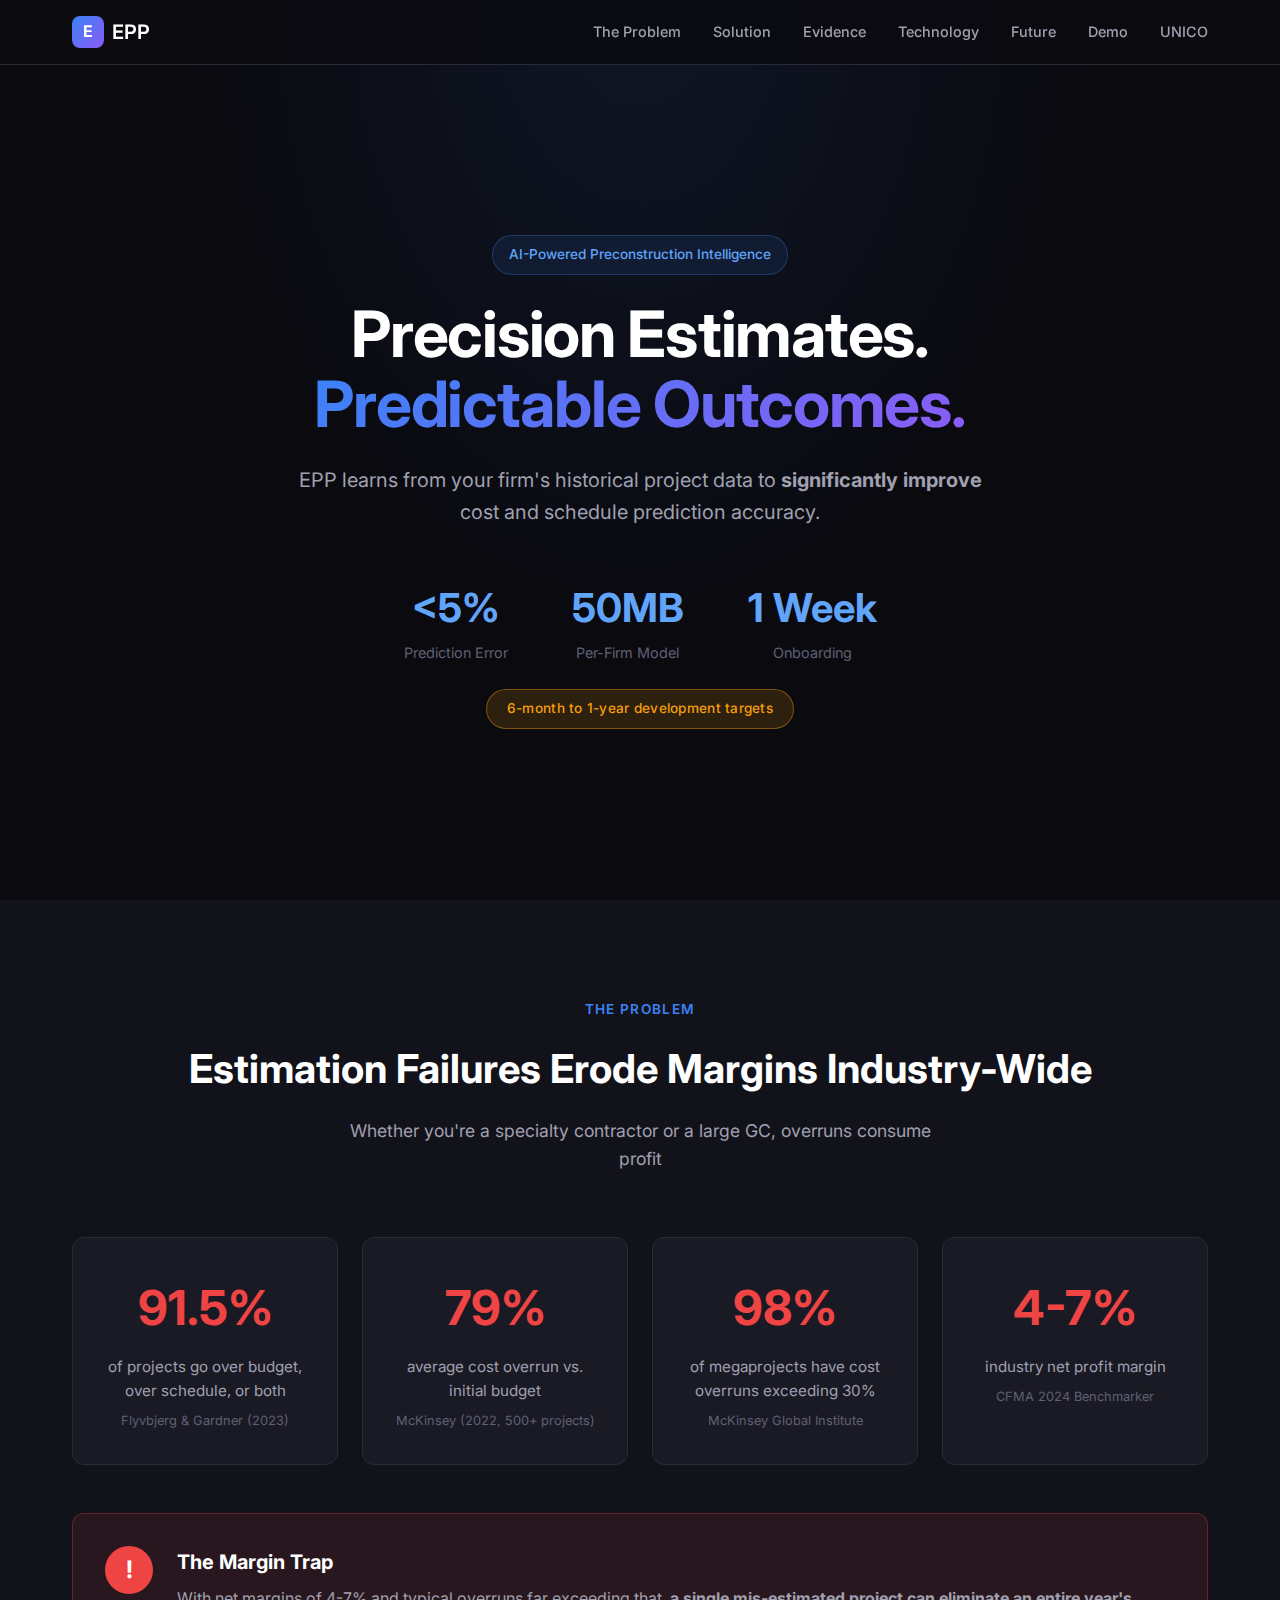
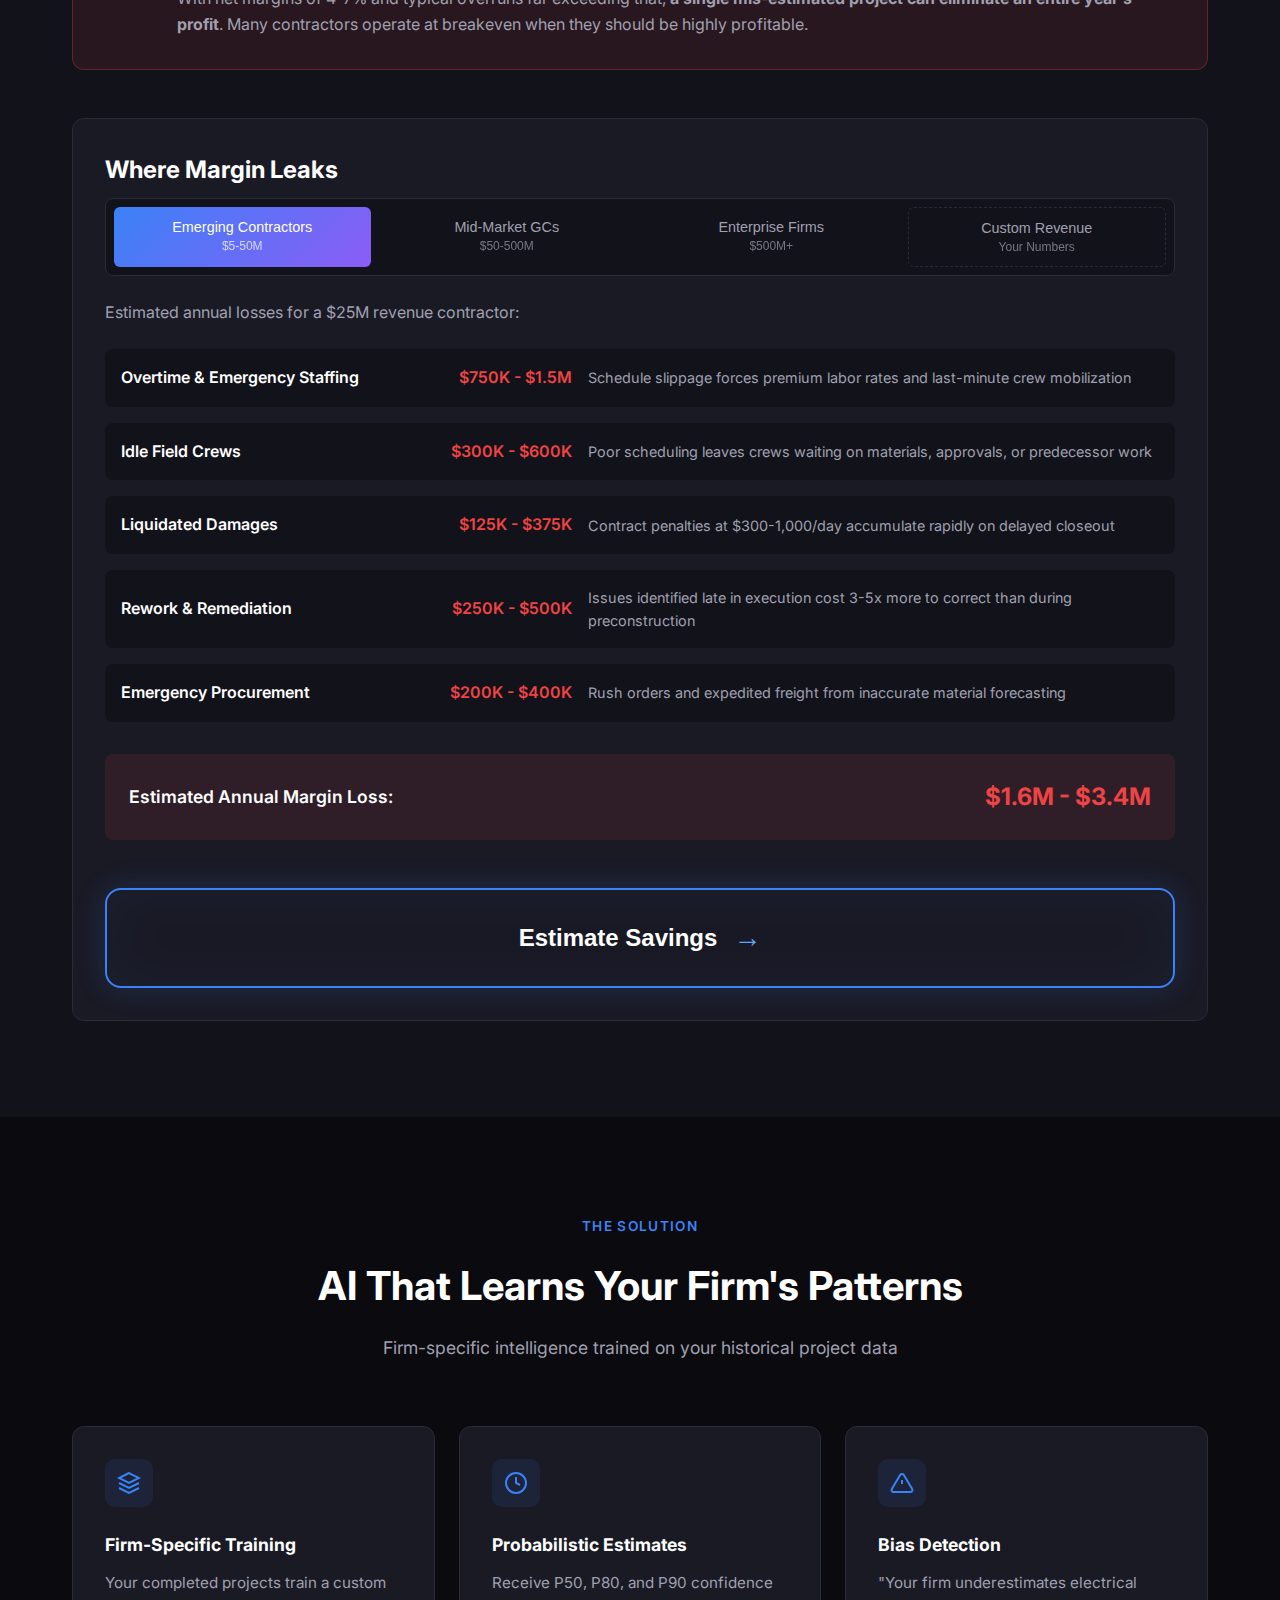
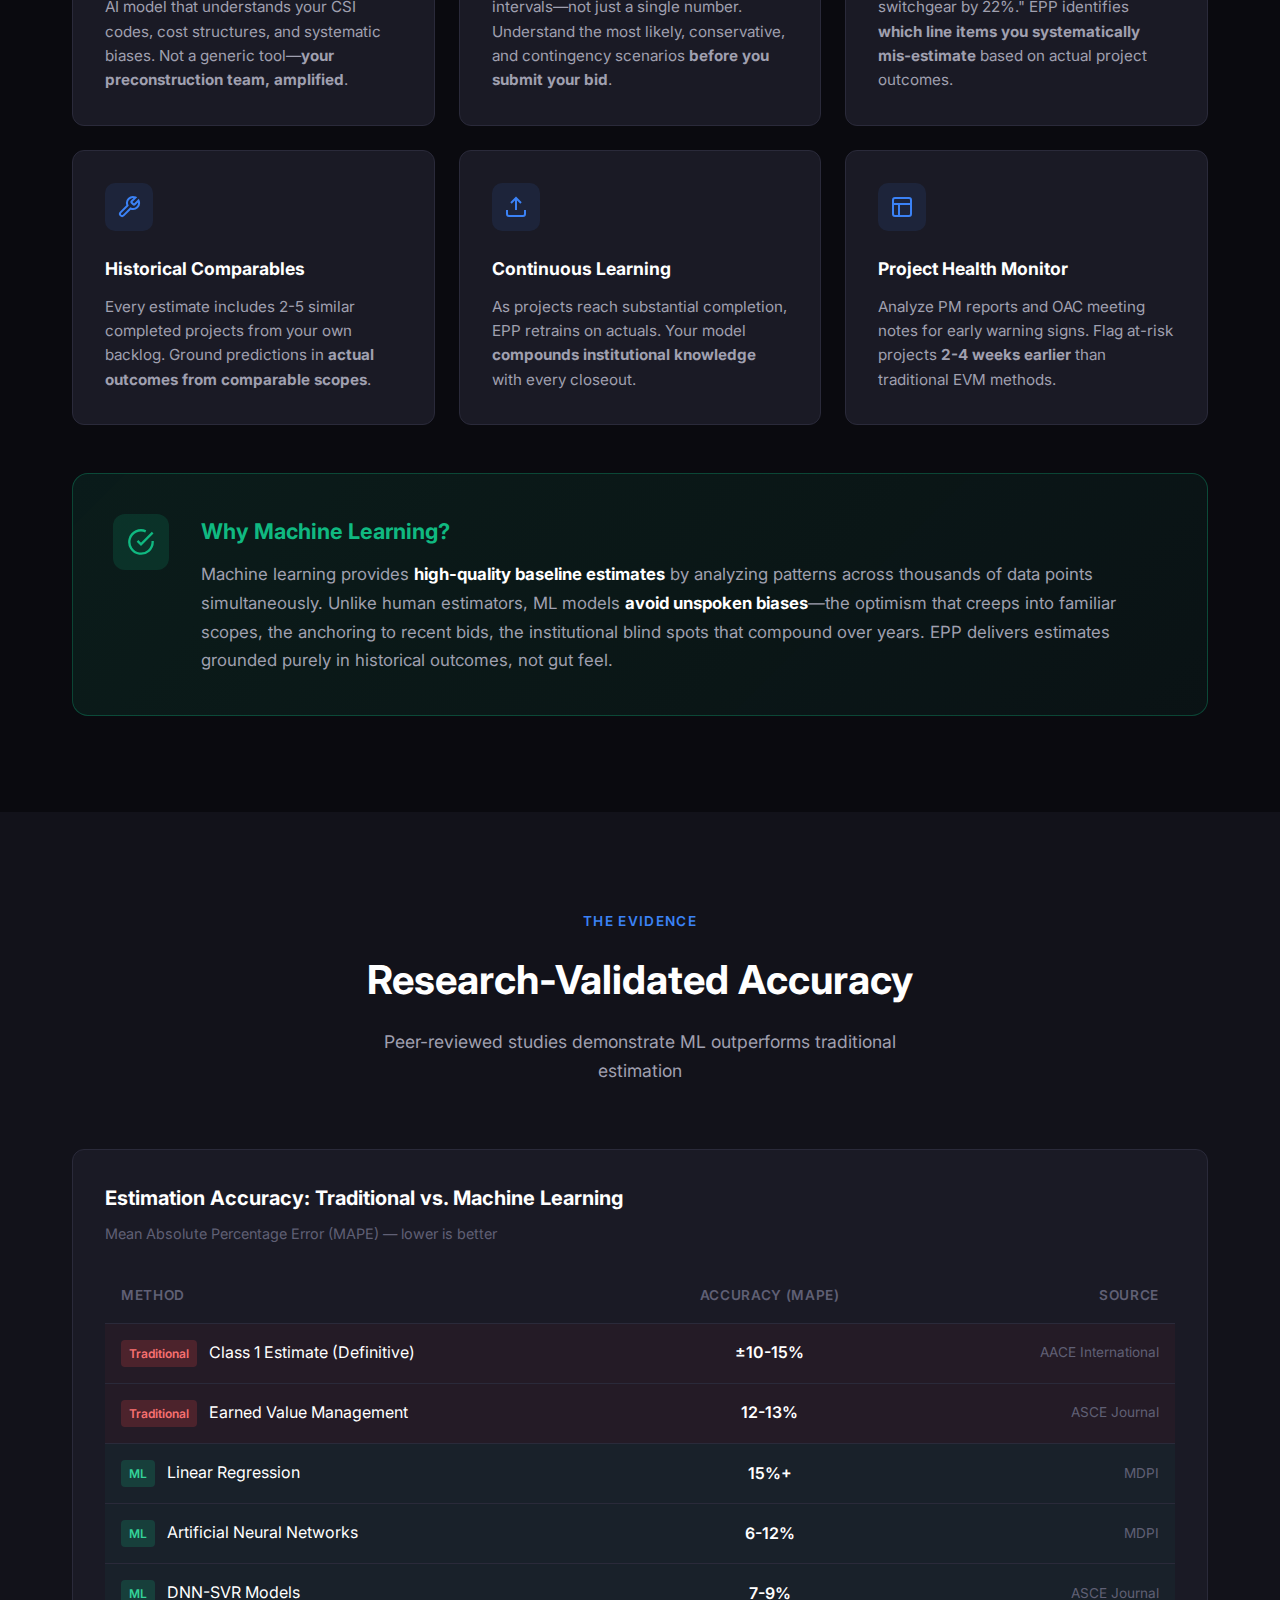
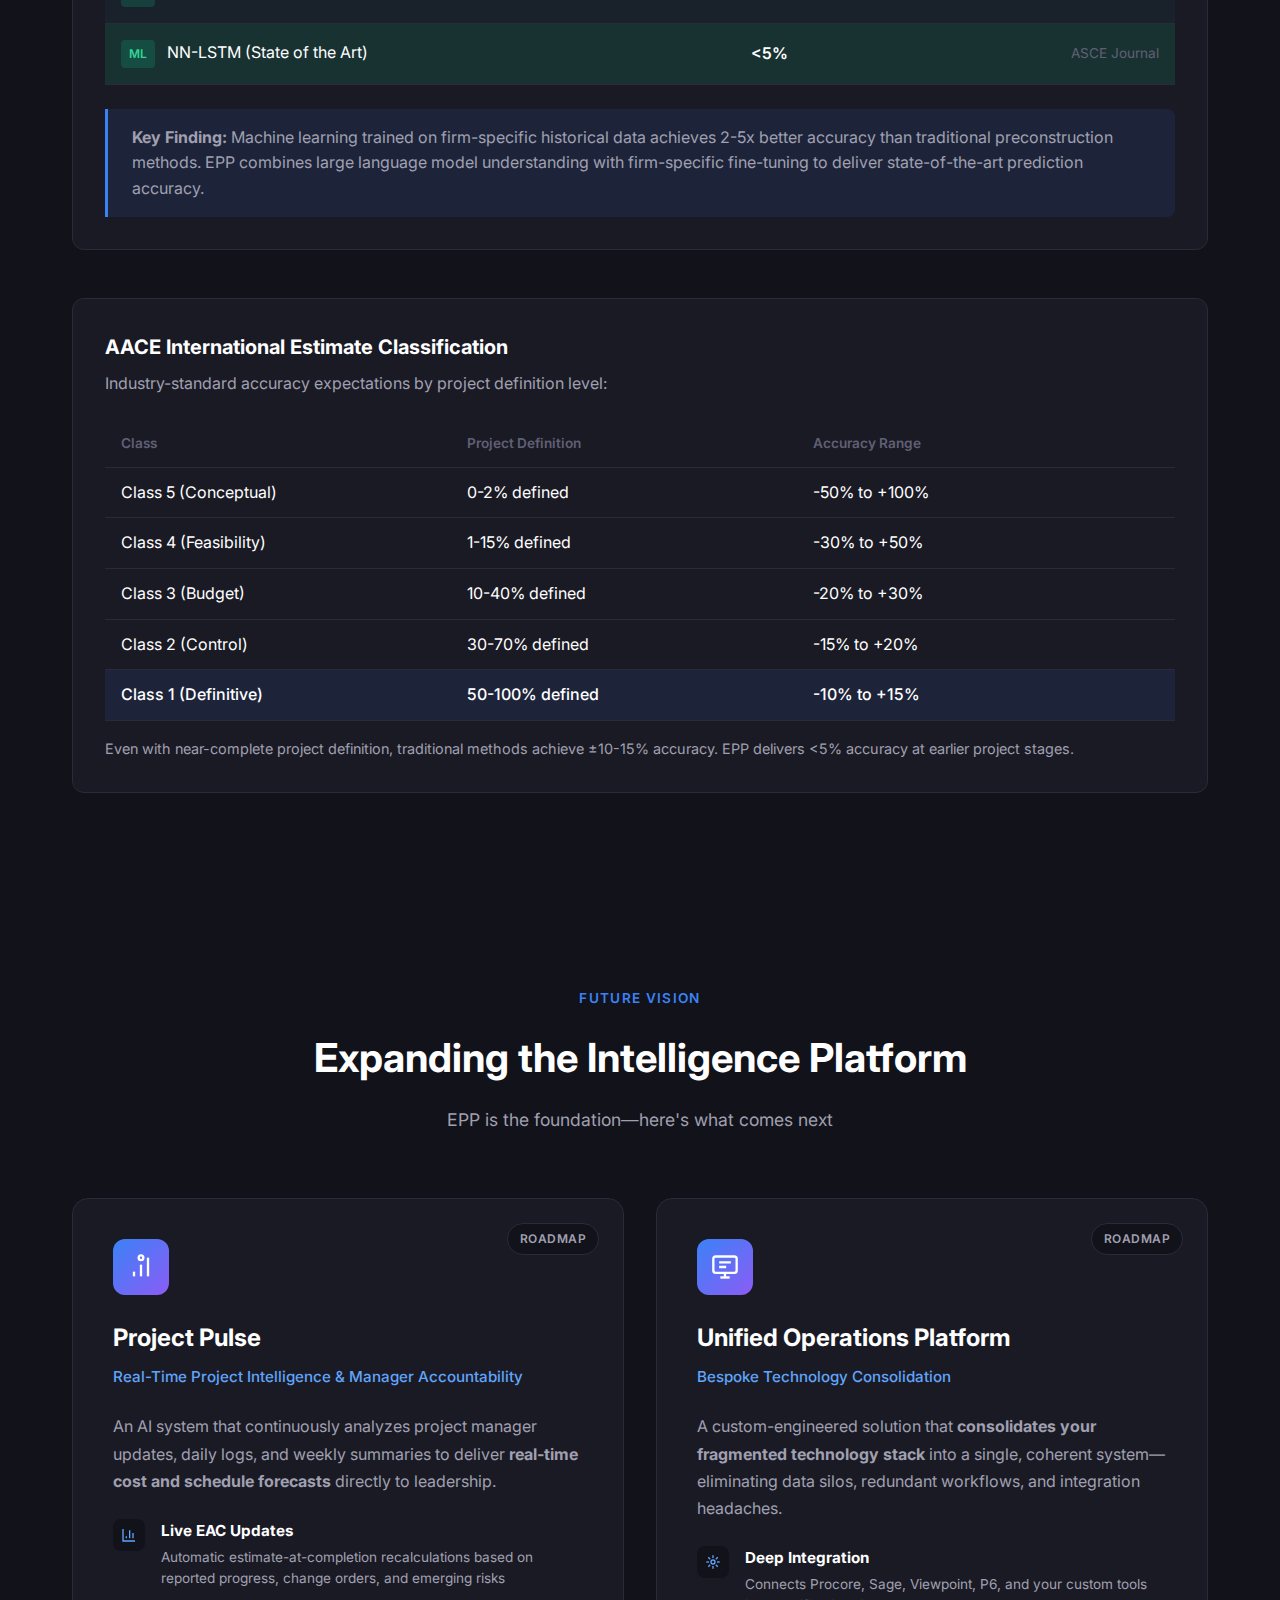
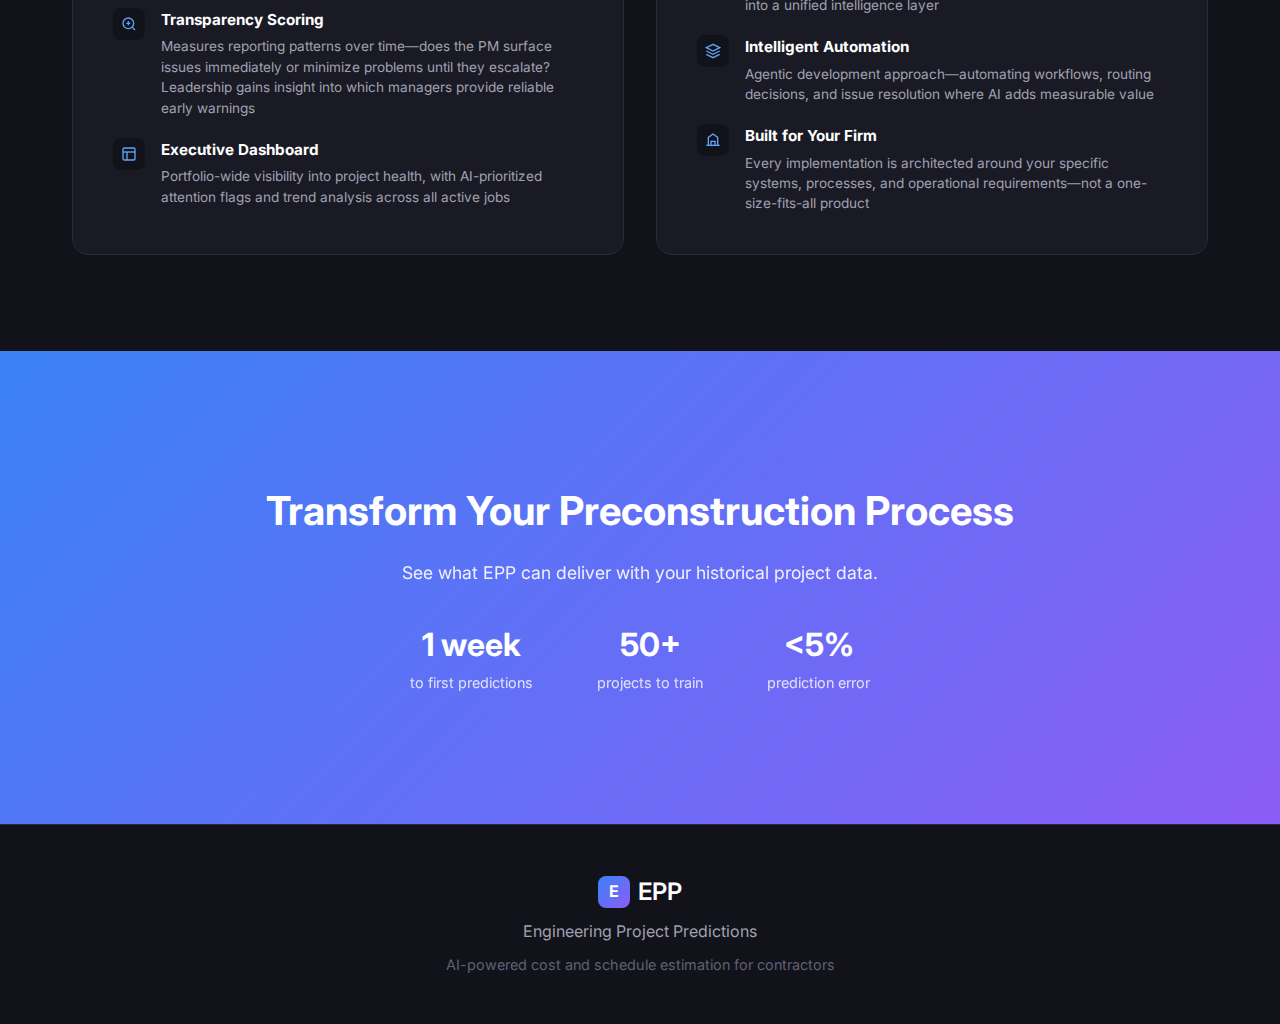
<file: index.html>
<!DOCTYPE html>
<html lang="en">
<head>
    <meta charset="UTF-8">
    <meta name="viewport" content="width=device-width, initial-scale=1.0">
    <title>EPP | Engineering Project Predictions</title>
    <link rel="stylesheet" href="css/style.css">
    <link rel="stylesheet" href="css/mobile.css">
    <link rel="preconnect" href="https://fonts.googleapis.com">
    <link rel="preconnect" href="https://fonts.gstatic.com" crossorigin>
    <link href="https://fonts.googleapis.com/css2?family=Inter:wght@300;400;500;600;700&display=swap" rel="stylesheet">
</head>
<body>
    <!-- Navigation -->
    <nav class="nav">
        <div class="nav-container">
            <div class="nav-brand">
                <span class="brand-icon">E</span>
                <span class="brand-text">EPP</span>
            </div>
            <div class="nav-links">
                <a href="#problem">The Problem</a>
                <a href="#solution">Solution</a>
                <a href="#evidence">Evidence</a>
                <a href="technology.html">Technology</a>
                <a href="#future">Future</a>
                <a href="demo.html">Demo</a>
                <a href="unico.html">UNICO</a>
            </div>
        </div>
    </nav>

    <!-- Hero: ASSERTION -->
    <section class="hero">
        <div class="hero-content">
            <div class="hero-badge">AI-Powered Preconstruction Intelligence</div>
            <h1>Precision Estimates.<br><span class="gradient-text">Predictable Outcomes.</span></h1>
            <p class="hero-subtitle">
                EPP learns from your firm's historical project data to
                <strong>significantly improve</strong> cost and schedule prediction accuracy.
            </p>
            <div class="hero-stats">
                <div class="stat">
                    <span class="stat-value">&lt;5%</span>
                    <span class="stat-label">Prediction Error</span>
                </div>
                <div class="stat">
                    <span class="stat-value">50MB</span>
                    <span class="stat-label">Per-Firm Model</span>
                </div>
                <div class="stat">
                    <span class="stat-value">1 Week</span>
                    <span class="stat-label">Onboarding</span>
                </div>
            </div>
            <div class="hero-disclaimer">6-month to 1-year development targets</div>
        </div>
    </section>

    <!-- CONTEXT: The Problem -->
    <section id="problem" class="section section-dark">
        <div class="container">
            <div class="section-header">
                <span class="section-label">The Problem</span>
                <h2>Estimation Failures Erode Margins Industry-Wide</h2>
                <p class="section-subtitle">Whether you're a specialty contractor or a large GC, overruns consume profit</p>
            </div>

            <div class="problem-grid">
                <div class="problem-card">
                    <div class="problem-stat">91.5%</div>
                    <div class="problem-label">of projects go over budget, over schedule, or both</div>
                    <div class="problem-source">Flyvbjerg & Gardner (2023)</div>
                </div>
                <div class="problem-card">
                    <div class="problem-stat">79%</div>
                    <div class="problem-label">average cost overrun vs. initial budget</div>
                    <div class="problem-source">McKinsey (2022, 500+ projects)</div>
                </div>
                <div class="problem-card">
                    <div class="problem-stat">98%</div>
                    <div class="problem-label">of megaprojects have cost overruns exceeding 30%</div>
                    <div class="problem-source">McKinsey Global Institute</div>
                </div>
                <div class="problem-card">
                    <div class="problem-stat">4-7%</div>
                    <div class="problem-label">industry net profit margin</div>
                    <div class="problem-source">CFMA 2024 Benchmarker</div>
                </div>
            </div>

            <div class="problem-insight">
                <div class="insight-icon">!</div>
                <div class="insight-content">
                    <h3>The Margin Trap</h3>
                    <p>With net margins of 4-7% and typical overruns far exceeding that, <strong>a single mis-estimated project can eliminate an entire year's profit</strong>. Many contractors operate at breakeven when they should be highly profitable.</p>
                </div>
            </div>

            <div class="loss-breakdown">
                <h3>Where Margin Leaks</h3>

                <!-- Tabbed Interface -->
                <div class="tier-tabs">
                    <button class="tier-tab active" data-tier="emerging">Emerging Contractors<span class="tier-range">$5-50M</span></button>
                    <button class="tier-tab" data-tier="midmarket">Mid-Market GCs<span class="tier-range">$50-500M</span></button>
                    <button class="tier-tab" data-tier="enterprise">Enterprise Firms<span class="tier-range">$500M+</span></button>
                    <button class="tier-tab custom-tab" data-tier="custom">Custom Revenue<span class="tier-range">Your Numbers</span></button>
                </div>

                <!-- Emerging Contractors $5-50M (baseline $25M) -->
                <div class="tier-content active" id="tier-emerging">
                    <p class="loss-intro">Estimated annual losses for a $25M revenue contractor:</p>
                    <div class="loss-items" data-tier="emerging">
                        <div class="loss-item" data-category="overtime">
                            <div class="loss-category">Overtime & Emergency Staffing</div>
                            <div class="loss-amount" data-before="$750K - $1.5M" data-after="$300K - $600K" data-saved="$450K - $900K">$750K - $1.5M</div>
                            <div class="loss-desc">Schedule slippage forces premium labor rates and last-minute crew mobilization</div>
                            <div class="savings-explanation hidden">Accurate duration forecasts reduce schedule slippage by 40-60%</div>
                        </div>
                        <div class="loss-item" data-category="idle">
                            <div class="loss-category">Idle Field Crews</div>
                            <div class="loss-amount" data-before="$300K - $600K" data-after="$90K - $180K" data-saved="$210K - $420K">$300K - $600K</div>
                            <div class="loss-desc">Poor scheduling leaves crews waiting on materials, approvals, or predecessor work</div>
                            <div class="savings-explanation hidden">Better sequencing predictions cut idle time by 70%</div>
                        </div>
                        <div class="loss-item" data-category="ld">
                            <div class="loss-category">Liquidated Damages</div>
                            <div class="loss-amount" data-before="$125K - $375K" data-after="$25K - $75K" data-saved="$100K - $300K">$125K - $375K</div>
                            <div class="loss-desc">Contract penalties at $300-1,000/day accumulate rapidly on delayed closeout</div>
                            <div class="savings-explanation hidden">Earlier risk detection prevents 80% of LD exposure</div>
                        </div>
                        <div class="loss-item" data-category="rework">
                            <div class="loss-category">Rework & Remediation</div>
                            <div class="loss-amount" data-before="$250K - $500K" data-after="$100K - $200K" data-saved="$150K - $300K">$250K - $500K</div>
                            <div class="loss-desc">Issues identified late in execution cost 3-5x more to correct than during preconstruction</div>
                            <div class="savings-explanation hidden">Bias detection catches estimation gaps before they become field issues</div>
                        </div>
                        <div class="loss-item" data-category="procurement">
                            <div class="loss-category">Emergency Procurement</div>
                            <div class="loss-amount" data-before="$200K - $400K" data-after="$60K - $120K" data-saved="$140K - $280K">$200K - $400K</div>
                            <div class="loss-desc">Rush orders and expedited freight from inaccurate material forecasting</div>
                            <div class="savings-explanation hidden">Accurate material forecasts eliminate 70% of emergency orders</div>
                        </div>
                    </div>
                    <div class="loss-total">
                        <span class="total-label">Estimated Annual Margin Loss:</span>
                        <span class="total-amount" data-before="$1.6M - $3.4M" data-after="$575K - $1.2M" data-saved="$1.05M - $2.2M">$1.6M - $3.4M</span>
                    </div>

                    <!-- Bar Graph Container (hidden until animation) -->
                    <div class="savings-chart hidden" id="chart-emerging">
                        <h4>Annual Cost Comparison</h4>
                        <div class="chart-container">
                            <div class="chart-bar-group">
                                <div class="chart-label">Overtime</div>
                                <div class="chart-bars">
                                    <div class="bar bar-before" data-value="1125" style="--bar-width: 85%"></div>
                                    <div class="bar bar-after" data-value="450" style="--bar-width: 34%"></div>
                                </div>
                            </div>
                            <div class="chart-bar-group">
                                <div class="chart-label">Idle Crews</div>
                                <div class="chart-bars">
                                    <div class="bar bar-before" data-value="450" style="--bar-width: 34%"></div>
                                    <div class="bar bar-after" data-value="135" style="--bar-width: 10%"></div>
                                </div>
                            </div>
                            <div class="chart-bar-group">
                                <div class="chart-label">LDs</div>
                                <div class="chart-bars">
                                    <div class="bar bar-before" data-value="250" style="--bar-width: 19%"></div>
                                    <div class="bar bar-after" data-value="50" style="--bar-width: 4%"></div>
                                </div>
                            </div>
                            <div class="chart-bar-group">
                                <div class="chart-label">Rework</div>
                                <div class="chart-bars">
                                    <div class="bar bar-before" data-value="375" style="--bar-width: 28%"></div>
                                    <div class="bar bar-after" data-value="150" style="--bar-width: 11%"></div>
                                </div>
                            </div>
                            <div class="chart-bar-group">
                                <div class="chart-label">Procurement</div>
                                <div class="chart-bars">
                                    <div class="bar bar-before" data-value="300" style="--bar-width: 23%"></div>
                                    <div class="bar bar-after" data-value="90" style="--bar-width: 7%"></div>
                                </div>
                            </div>
                        </div>
                        <div class="chart-legend">
                            <span class="legend-before">Before EPP</span>
                            <span class="legend-after">With EPP</span>
                        </div>
                    </div>

                    <!-- Savings Summary (hidden until animation) -->
                    <div class="savings-summary hidden" id="summary-emerging">
                        <div class="summary-stat">
                            <span class="summary-label">Total Annual Savings</span>
                            <span class="summary-value savings-value">$1.05M - $2.2M</span>
                        </div>
                        <div class="summary-stat">
                            <span class="summary-label">Profit Margin Improvement</span>
                            <span class="summary-value savings-value">+4.2% - +8.8%</span>
                        </div>
                    </div>

                    <button class="estimate-savings-btn" data-tier="emerging">
                        <span class="btn-text">Estimate Savings</span>
                        <span class="btn-icon">→</span>
                    </button>
                </div>

                <!-- Mid-Market GCs $50-500M (baseline $250M) -->
                <div class="tier-content" id="tier-midmarket">
                    <p class="loss-intro">Estimated annual losses for a $250M revenue GC:</p>
                    <div class="loss-items" data-tier="midmarket">
                        <div class="loss-item" data-category="overtime">
                            <div class="loss-category">Overtime & Emergency Staffing</div>
                            <div class="loss-amount" data-before="$7.5M - $15M" data-after="$3M - $6M" data-saved="$4.5M - $9M">$7.5M - $15M</div>
                            <div class="loss-desc">Schedule slippage forces premium labor rates and last-minute crew mobilization</div>
                            <div class="savings-explanation hidden">Accurate duration forecasts reduce schedule slippage by 40-60%</div>
                        </div>
                        <div class="loss-item" data-category="idle">
                            <div class="loss-category">Idle Field Crews</div>
                            <div class="loss-amount" data-before="$3M - $6M" data-after="$900K - $1.8M" data-saved="$2.1M - $4.2M">$3M - $6M</div>
                            <div class="loss-desc">Poor scheduling leaves crews waiting on materials, approvals, or predecessor work</div>
                            <div class="savings-explanation hidden">Better sequencing predictions cut idle time by 70%</div>
                        </div>
                        <div class="loss-item" data-category="ld">
                            <div class="loss-category">Liquidated Damages</div>
                            <div class="loss-amount" data-before="$1.25M - $3.75M" data-after="$250K - $750K" data-saved="$1M - $3M">$1.25M - $3.75M</div>
                            <div class="loss-desc">Contract penalties at $500-2,000/day accumulate rapidly on delayed closeout</div>
                            <div class="savings-explanation hidden">Earlier risk detection prevents 80% of LD exposure</div>
                        </div>
                        <div class="loss-item" data-category="rework">
                            <div class="loss-category">Rework & Remediation</div>
                            <div class="loss-amount" data-before="$2.5M - $5M" data-after="$1M - $2M" data-saved="$1.5M - $3M">$2.5M - $5M</div>
                            <div class="loss-desc">Issues identified late in execution cost 3-5x more to correct than during preconstruction</div>
                            <div class="savings-explanation hidden">Bias detection catches estimation gaps before they become field issues</div>
                        </div>
                        <div class="loss-item" data-category="procurement">
                            <div class="loss-category">Emergency Procurement</div>
                            <div class="loss-amount" data-before="$2M - $4M" data-after="$600K - $1.2M" data-saved="$1.4M - $2.8M">$2M - $4M</div>
                            <div class="loss-desc">Rush orders and expedited freight from inaccurate material forecasting</div>
                            <div class="savings-explanation hidden">Accurate material forecasts eliminate 70% of emergency orders</div>
                        </div>
                    </div>
                    <div class="loss-total">
                        <span class="total-label">Estimated Annual Margin Loss:</span>
                        <span class="total-amount" data-before="$16.25M - $33.75M" data-after="$5.75M - $11.75M" data-saved="$10.5M - $22M">$16.25M - $33.75M</span>
                    </div>

                    <!-- Bar Graph Container -->
                    <div class="savings-chart hidden" id="chart-midmarket">
                        <h4>Annual Cost Comparison</h4>
                        <div class="chart-container">
                            <div class="chart-bar-group">
                                <div class="chart-label">Overtime</div>
                                <div class="chart-bars">
                                    <div class="bar bar-before" data-value="11250" style="--bar-width: 85%"></div>
                                    <div class="bar bar-after" data-value="4500" style="--bar-width: 34%"></div>
                                </div>
                            </div>
                            <div class="chart-bar-group">
                                <div class="chart-label">Idle Crews</div>
                                <div class="chart-bars">
                                    <div class="bar bar-before" data-value="4500" style="--bar-width: 34%"></div>
                                    <div class="bar bar-after" data-value="1350" style="--bar-width: 10%"></div>
                                </div>
                            </div>
                            <div class="chart-bar-group">
                                <div class="chart-label">LDs</div>
                                <div class="chart-bars">
                                    <div class="bar bar-before" data-value="2500" style="--bar-width: 19%"></div>
                                    <div class="bar bar-after" data-value="500" style="--bar-width: 4%"></div>
                                </div>
                            </div>
                            <div class="chart-bar-group">
                                <div class="chart-label">Rework</div>
                                <div class="chart-bars">
                                    <div class="bar bar-before" data-value="3750" style="--bar-width: 28%"></div>
                                    <div class="bar bar-after" data-value="1500" style="--bar-width: 11%"></div>
                                </div>
                            </div>
                            <div class="chart-bar-group">
                                <div class="chart-label">Procurement</div>
                                <div class="chart-bars">
                                    <div class="bar bar-before" data-value="3000" style="--bar-width: 23%"></div>
                                    <div class="bar bar-after" data-value="900" style="--bar-width: 7%"></div>
                                </div>
                            </div>
                        </div>
                        <div class="chart-legend">
                            <span class="legend-before">Before EPP</span>
                            <span class="legend-after">With EPP</span>
                        </div>
                    </div>

                    <!-- Savings Summary -->
                    <div class="savings-summary hidden" id="summary-midmarket">
                        <div class="summary-stat">
                            <span class="summary-label">Total Annual Savings</span>
                            <span class="summary-value savings-value">$10.5M - $22M</span>
                        </div>
                        <div class="summary-stat">
                            <span class="summary-label">Profit Margin Improvement</span>
                            <span class="summary-value savings-value">+4.2% - +8.8%</span>
                        </div>
                    </div>

                    <button class="estimate-savings-btn" data-tier="midmarket">
                        <span class="btn-text">Estimate Savings</span>
                        <span class="btn-icon">→</span>
                    </button>
                </div>

                <!-- Enterprise Firms $500M+ (baseline $1B) -->
                <div class="tier-content" id="tier-enterprise">
                    <p class="loss-intro">Estimated annual losses for a $1B revenue firm:</p>
                    <div class="loss-items" data-tier="enterprise">
                        <div class="loss-item" data-category="overtime">
                            <div class="loss-category">Overtime & Emergency Staffing</div>
                            <div class="loss-amount" data-before="$30M - $60M" data-after="$12M - $24M" data-saved="$18M - $36M">$30M - $60M</div>
                            <div class="loss-desc">Schedule slippage forces premium labor rates and last-minute crew mobilization</div>
                            <div class="savings-explanation hidden">Accurate duration forecasts reduce schedule slippage by 40-60%</div>
                        </div>
                        <div class="loss-item" data-category="idle">
                            <div class="loss-category">Idle Field Crews</div>
                            <div class="loss-amount" data-before="$12M - $24M" data-after="$3.6M - $7.2M" data-saved="$8.4M - $16.8M">$12M - $24M</div>
                            <div class="loss-desc">Poor scheduling leaves crews waiting on materials, approvals, or predecessor work</div>
                            <div class="savings-explanation hidden">Better sequencing predictions cut idle time by 70%</div>
                        </div>
                        <div class="loss-item" data-category="ld">
                            <div class="loss-category">Liquidated Damages</div>
                            <div class="loss-amount" data-before="$5M - $15M" data-after="$1M - $3M" data-saved="$4M - $12M">$5M - $15M</div>
                            <div class="loss-desc">Contract penalties at $1,000-5,000/day accumulate rapidly on delayed closeout</div>
                            <div class="savings-explanation hidden">Earlier risk detection prevents 80% of LD exposure</div>
                        </div>
                        <div class="loss-item" data-category="rework">
                            <div class="loss-category">Rework & Remediation</div>
                            <div class="loss-amount" data-before="$10M - $20M" data-after="$4M - $8M" data-saved="$6M - $12M">$10M - $20M</div>
                            <div class="loss-desc">Issues identified late in execution cost 3-5x more to correct than during preconstruction</div>
                            <div class="savings-explanation hidden">Bias detection catches estimation gaps before they become field issues</div>
                        </div>
                        <div class="loss-item" data-category="procurement">
                            <div class="loss-category">Emergency Procurement</div>
                            <div class="loss-amount" data-before="$8M - $16M" data-after="$2.4M - $4.8M" data-saved="$5.6M - $11.2M">$8M - $16M</div>
                            <div class="loss-desc">Rush orders and expedited freight from inaccurate material forecasting</div>
                            <div class="savings-explanation hidden">Accurate material forecasts eliminate 70% of emergency orders</div>
                        </div>
                    </div>
                    <div class="loss-total">
                        <span class="total-label">Estimated Annual Margin Loss:</span>
                        <span class="total-amount" data-before="$65M - $135M" data-after="$23M - $47M" data-saved="$42M - $88M">$65M - $135M</span>
                    </div>

                    <!-- Bar Graph Container -->
                    <div class="savings-chart hidden" id="chart-enterprise">
                        <h4>Annual Cost Comparison</h4>
                        <div class="chart-container">
                            <div class="chart-bar-group">
                                <div class="chart-label">Overtime</div>
                                <div class="chart-bars">
                                    <div class="bar bar-before" data-value="45000" style="--bar-width: 85%"></div>
                                    <div class="bar bar-after" data-value="18000" style="--bar-width: 34%"></div>
                                </div>
                            </div>
                            <div class="chart-bar-group">
                                <div class="chart-label">Idle Crews</div>
                                <div class="chart-bars">
                                    <div class="bar bar-before" data-value="18000" style="--bar-width: 34%"></div>
                                    <div class="bar bar-after" data-value="5400" style="--bar-width: 10%"></div>
                                </div>
                            </div>
                            <div class="chart-bar-group">
                                <div class="chart-label">LDs</div>
                                <div class="chart-bars">
                                    <div class="bar bar-before" data-value="10000" style="--bar-width: 19%"></div>
                                    <div class="bar bar-after" data-value="2000" style="--bar-width: 4%"></div>
                                </div>
                            </div>
                            <div class="chart-bar-group">
                                <div class="chart-label">Rework</div>
                                <div class="chart-bars">
                                    <div class="bar bar-before" data-value="15000" style="--bar-width: 28%"></div>
                                    <div class="bar bar-after" data-value="6000" style="--bar-width: 11%"></div>
                                </div>
                            </div>
                            <div class="chart-bar-group">
                                <div class="chart-label">Procurement</div>
                                <div class="chart-bars">
                                    <div class="bar bar-before" data-value="12000" style="--bar-width: 23%"></div>
                                    <div class="bar bar-after" data-value="3600" style="--bar-width: 7%"></div>
                                </div>
                            </div>
                        </div>
                        <div class="chart-legend">
                            <span class="legend-before">Before EPP</span>
                            <span class="legend-after">With EPP</span>
                        </div>
                    </div>

                    <!-- Savings Summary -->
                    <div class="savings-summary hidden" id="summary-enterprise">
                        <div class="summary-stat">
                            <span class="summary-label">Total Annual Savings</span>
                            <span class="summary-value savings-value">$42M - $88M</span>
                        </div>
                        <div class="summary-stat">
                            <span class="summary-label">Profit Margin Improvement</span>
                            <span class="summary-value savings-value">+4.2% - +8.8%</span>
                        </div>
                    </div>

                    <button class="estimate-savings-btn" data-tier="enterprise">
                        <span class="btn-text">Estimate Savings</span>
                        <span class="btn-icon">→</span>
                    </button>
                </div>

                <!-- Custom Revenue Calculator -->
                <div class="tier-content" id="tier-custom">
                    <div class="custom-input-section">
                        <label for="custom-revenue">Enter your annual revenue:</label>
                        <div class="custom-input-wrapper">
                            <span class="currency-symbol">$</span>
                            <input type="text" id="custom-revenue" placeholder="30,000,000" inputmode="numeric">
                        </div>
                        <button class="calculate-btn" id="calculate-custom">
                            <span>Calculate</span>
                            <svg viewBox="0 0 24 24" fill="none" stroke="currentColor" stroke-width="2">
                                <path d="M5 12h14M12 5l7 7-7 7"/>
                            </svg>
                        </button>
                    </div>

                    <div class="custom-results hidden" id="custom-results">
                        <p class="loss-intro">Estimated annual losses for a <span id="custom-revenue-display">$30M</span> revenue contractor:</p>
                        <div class="loss-items">
                            <div class="loss-item">
                                <div class="loss-category">Overtime & Emergency Staffing</div>
                                <div class="loss-amount" id="custom-overtime">$900K - $1.8M</div>
                                <div class="loss-desc">Schedule slippage forces premium labor rates and last-minute crew mobilization</div>
                            </div>
                            <div class="loss-item">
                                <div class="loss-category">Idle Field Crews</div>
                                <div class="loss-amount" id="custom-idle">$360K - $720K</div>
                                <div class="loss-desc">Poor scheduling leaves crews waiting on materials, approvals, or predecessor work</div>
                            </div>
                            <div class="loss-item">
                                <div class="loss-category">Liquidated Damages</div>
                                <div class="loss-amount" id="custom-ld">$150K - $450K</div>
                                <div class="loss-desc">Contract penalties accumulate rapidly on delayed closeout</div>
                            </div>
                            <div class="loss-item">
                                <div class="loss-category">Rework & Remediation</div>
                                <div class="loss-amount" id="custom-rework">$300K - $600K</div>
                                <div class="loss-desc">Issues identified late in execution cost 3-5x more to correct</div>
                            </div>
                            <div class="loss-item">
                                <div class="loss-category">Emergency Procurement</div>
                                <div class="loss-amount" id="custom-procurement">$240K - $480K</div>
                                <div class="loss-desc">Rush orders and expedited freight from inaccurate forecasting</div>
                            </div>
                        </div>
                        <div class="loss-total">
                            <span class="total-label">Estimated Annual Margin Loss:</span>
                            <span class="total-amount" id="custom-total">$1.95M - $4.05M</span>
                        </div>

                        <button class="estimate-savings-btn" id="custom-savings-btn">
                            <span class="btn-text">Estimate Savings</span>
                            <span class="btn-icon">→</span>
                        </button>

                        <div class="custom-savings-summary" id="custom-savings-summary">
                            <div class="custom-savings-card">
                                <span class="custom-savings-label">Total Annual Savings</span>
                                <span class="custom-savings-value" id="custom-savings">$1.26M - $2.64M</span>
                            </div>
                            <div class="custom-savings-card">
                                <span class="custom-savings-label">Profit Margin Improvement</span>
                                <span class="custom-savings-value" id="custom-percent">+4.2% - +8.8%</span>
                            </div>
                        </div>
                    </div>
                </div>
            </div>
        </div>
    </section>

    <!-- SOLUTION -->
    <section id="solution" class="section">
        <div class="container">
            <div class="section-header">
                <span class="section-label">The Solution</span>
                <h2>AI That Learns Your Firm's Patterns</h2>
                <p class="section-subtitle">Firm-specific intelligence trained on your historical project data</p>
            </div>

            <div class="solution-grid">
                <div class="solution-card">
                    <div class="solution-icon">
                        <svg viewBox="0 0 24 24" fill="none" stroke="currentColor" stroke-width="2">
                            <path d="M12 2L2 7l10 5 10-5-10-5zM2 17l10 5 10-5M2 12l10 5 10-5"/>
                        </svg>
                    </div>
                    <h3>Firm-Specific Training</h3>
                    <p>Your completed projects train a custom AI model that understands your CSI codes, cost structures, and systematic biases. Not a generic tool—<strong>your preconstruction team, amplified</strong>.</p>
                </div>

                <div class="solution-card">
                    <div class="solution-icon">
                        <svg viewBox="0 0 24 24" fill="none" stroke="currentColor" stroke-width="2">
                            <circle cx="12" cy="12" r="10"/>
                            <path d="M12 6v6l4 2"/>
                        </svg>
                    </div>
                    <h3>Probabilistic Estimates</h3>
                    <p>Receive P50, P80, and P90 confidence intervals—not just a single number. Understand the most likely, conservative, and contingency scenarios <strong>before you submit your bid</strong>.</p>
                </div>

                <div class="solution-card">
                    <div class="solution-icon">
                        <svg viewBox="0 0 24 24" fill="none" stroke="currentColor" stroke-width="2">
                            <path d="M10.29 3.86L1.82 18a2 2 0 0 0 1.71 3h16.94a2 2 0 0 0 1.71-3L13.71 3.86a2 2 0 0 0-3.42 0z"/>
                            <line x1="12" y1="9" x2="12" y2="13"/>
                            <line x1="12" y1="17" x2="12.01" y2="17"/>
                        </svg>
                    </div>
                    <h3>Bias Detection</h3>
                    <p>"Your firm underestimates electrical switchgear by 22%." EPP identifies <strong>which line items you systematically mis-estimate</strong> based on actual project outcomes.</p>
                </div>

                <div class="solution-card">
                    <div class="solution-icon">
                        <svg viewBox="0 0 24 24" fill="none" stroke="currentColor" stroke-width="2">
                            <path d="M14.7 6.3a1 1 0 0 0 0 1.4l1.6 1.6a1 1 0 0 0 1.4 0l3.77-3.77a6 6 0 0 1-7.94 7.94l-6.91 6.91a2.12 2.12 0 0 1-3-3l6.91-6.91a6 6 0 0 1 7.94-7.94l-3.76 3.76z"/>
                        </svg>
                    </div>
                    <h3>Historical Comparables</h3>
                    <p>Every estimate includes 2-5 similar completed projects from your own backlog. Ground predictions in <strong>actual outcomes from comparable scopes</strong>.</p>
                </div>

                <div class="solution-card">
                    <div class="solution-icon">
                        <svg viewBox="0 0 24 24" fill="none" stroke="currentColor" stroke-width="2">
                            <path d="M21 15v4a2 2 0 0 1-2 2H5a2 2 0 0 1-2-2v-4"/>
                            <polyline points="17 8 12 3 7 8"/>
                            <line x1="12" y1="3" x2="12" y2="15"/>
                        </svg>
                    </div>
                    <h3>Continuous Learning</h3>
                    <p>As projects reach substantial completion, EPP retrains on actuals. Your model <strong>compounds institutional knowledge</strong> with every closeout.</p>
                </div>

                <div class="solution-card">
                    <div class="solution-icon">
                        <svg viewBox="0 0 24 24" fill="none" stroke="currentColor" stroke-width="2">
                            <rect x="3" y="3" width="18" height="18" rx="2" ry="2"/>
                            <line x1="3" y1="9" x2="21" y2="9"/>
                            <line x1="9" y1="21" x2="9" y2="9"/>
                        </svg>
                    </div>
                    <h3>Project Health Monitor</h3>
                    <p>Analyze PM reports and OAC meeting notes for early warning signs. Flag at-risk projects <strong>2-4 weeks earlier</strong> than traditional EVM methods.</p>
                </div>
            </div>

            <div class="ml-advantage">
                <div class="ml-advantage-icon">
                    <svg viewBox="0 0 24 24" fill="none" stroke="currentColor" stroke-width="2">
                        <path d="M22 11.08V12a10 10 0 1 1-5.93-9.14"/>
                        <polyline points="22 4 12 14.01 9 11.01"/>
                    </svg>
                </div>
                <div class="ml-advantage-content">
                    <h3>Why Machine Learning?</h3>
                    <p>Machine learning provides <strong>high-quality baseline estimates</strong> by analyzing patterns across thousands of data points simultaneously. Unlike human estimators, ML models <strong>avoid unspoken biases</strong>—the optimism that creeps into familiar scopes, the anchoring to recent bids, the institutional blind spots that compound over years. EPP delivers estimates grounded purely in historical outcomes, not gut feel.</p>
                </div>
            </div>
        </div>
    </section>

    <!-- EVIDENCE -->
    <section id="evidence" class="section section-dark">
        <div class="container">
            <div class="section-header">
                <span class="section-label">The Evidence</span>
                <h2>Research-Validated Accuracy</h2>
                <p class="section-subtitle">Peer-reviewed studies demonstrate ML outperforms traditional estimation</p>
            </div>

            <div class="evidence-comparison">
                <div class="comparison-header">
                    <h3>Estimation Accuracy: Traditional vs. Machine Learning</h3>
                    <p>Mean Absolute Percentage Error (MAPE) — lower is better</p>
                </div>

                <div class="comparison-table">
                    <div class="comparison-row header-row">
                        <div class="method-col">Method</div>
                        <div class="accuracy-col">Accuracy (MAPE)</div>
                        <div class="source-col">Source</div>
                    </div>
                    <div class="comparison-row human">
                        <div class="method-col">
                            <span class="method-badge human">Traditional</span>
                            Class 1 Estimate (Definitive)
                        </div>
                        <div class="accuracy-col">±10-15%</div>
                        <div class="source-col">AACE International</div>
                    </div>
                    <div class="comparison-row human">
                        <div class="method-col">
                            <span class="method-badge human">Traditional</span>
                            Earned Value Management
                        </div>
                        <div class="accuracy-col">12-13%</div>
                        <div class="source-col">ASCE Journal</div>
                    </div>
                    <div class="comparison-row ml">
                        <div class="method-col">
                            <span class="method-badge ml">ML</span>
                            Linear Regression
                        </div>
                        <div class="accuracy-col">15%+</div>
                        <div class="source-col">MDPI</div>
                    </div>
                    <div class="comparison-row ml">
                        <div class="method-col">
                            <span class="method-badge ml">ML</span>
                            Artificial Neural Networks
                        </div>
                        <div class="accuracy-col">6-12%</div>
                        <div class="source-col">MDPI</div>
                    </div>
                    <div class="comparison-row ml">
                        <div class="method-col">
                            <span class="method-badge ml">ML</span>
                            DNN-SVR Models
                        </div>
                        <div class="accuracy-col">7-9%</div>
                        <div class="source-col">ASCE Journal</div>
                    </div>
                    <div class="comparison-row ml best">
                        <div class="method-col">
                            <span class="method-badge ml">ML</span>
                            NN-LSTM (State of the Art)
                        </div>
                        <div class="accuracy-col">&lt;5%</div>
                        <div class="source-col">ASCE Journal</div>
                    </div>
                </div>

                <div class="comparison-insight">
                    <strong>Key Finding:</strong> Machine learning trained on firm-specific historical data achieves 2-5x better accuracy than traditional preconstruction methods. EPP combines large language model understanding with firm-specific fine-tuning to deliver state-of-the-art prediction accuracy.
                </div>
            </div>

            <div class="aace-standards">
                <h3>AACE International Estimate Classification</h3>
                <p class="aace-intro">Industry-standard accuracy expectations by project definition level:</p>
                <div class="aace-table">
                    <div class="aace-row header">
                        <div>Class</div>
                        <div>Project Definition</div>
                        <div>Accuracy Range</div>
                    </div>
                    <div class="aace-row">
                        <div>Class 5 (Conceptual)</div>
                        <div>0-2% defined</div>
                        <div>-50% to +100%</div>
                    </div>
                    <div class="aace-row">
                        <div>Class 4 (Feasibility)</div>
                        <div>1-15% defined</div>
                        <div>-30% to +50%</div>
                    </div>
                    <div class="aace-row">
                        <div>Class 3 (Budget)</div>
                        <div>10-40% defined</div>
                        <div>-20% to +30%</div>
                    </div>
                    <div class="aace-row">
                        <div>Class 2 (Control)</div>
                        <div>30-70% defined</div>
                        <div>-15% to +20%</div>
                    </div>
                    <div class="aace-row highlight">
                        <div>Class 1 (Definitive)</div>
                        <div>50-100% defined</div>
                        <div>-10% to +15%</div>
                    </div>
                </div>
                <p class="aace-note">Even with near-complete project definition, traditional methods achieve ±10-15% accuracy. EPP delivers &lt;5% accuracy at earlier project stages.</p>
            </div>
        </div>
    </section>

    <!-- FUTURE VISION -->
    <section id="future" class="section section-dark">
        <div class="container">
            <div class="section-header">
                <span class="section-label">Future Vision</span>
                <h2>Expanding the Intelligence Platform</h2>
                <p class="section-subtitle">EPP is the foundation—here's what comes next</p>
            </div>

            <div class="future-products">
                <div class="future-card">
                    <div class="future-badge">Roadmap</div>
                    <div class="future-icon">
                        <svg viewBox="0 0 24 24" fill="none" stroke="currentColor" stroke-width="2">
                            <path d="M12 20V10"/>
                            <path d="M18 20V4"/>
                            <path d="M6 20v-4"/>
                            <circle cx="12" cy="4" r="2"/>
                        </svg>
                    </div>
                    <h3>Project Pulse</h3>
                    <p class="future-tagline">Real-Time Project Intelligence & Manager Accountability</p>
                    <div class="future-description">
                        <p>An AI system that continuously analyzes project manager updates, daily logs, and weekly summaries to deliver <strong>real-time cost and schedule forecasts</strong> directly to leadership.</p>

                        <div class="future-features">
                            <div class="future-feature">
                                <span class="feature-icon">
                                    <svg viewBox="0 0 24 24" fill="none" stroke="currentColor" stroke-width="2">
                                        <path d="M3 3v18h18"/>
                                        <path d="M18 17V9"/>
                                        <path d="M13 17V5"/>
                                        <path d="M8 17v-3"/>
                                    </svg>
                                </span>
                                <div>
                                    <strong>Live EAC Updates</strong>
                                    <p>Automatic estimate-at-completion recalculations based on reported progress, change orders, and emerging risks</p>
                                </div>
                            </div>
                            <div class="future-feature">
                                <span class="feature-icon">
                                    <svg viewBox="0 0 24 24" fill="none" stroke="currentColor" stroke-width="2">
                                        <circle cx="11" cy="11" r="8"/>
                                        <path d="M21 21l-4.35-4.35"/>
                                        <path d="M11 8v6"/>
                                        <path d="M8 11h6"/>
                                    </svg>
                                </span>
                                <div>
                                    <strong>Transparency Scoring</strong>
                                    <p>Measures reporting patterns over time—does the PM surface issues immediately or minimize problems until they escalate? Leadership gains insight into which managers provide reliable early warnings</p>
                                </div>
                            </div>
                            <div class="future-feature">
                                <span class="feature-icon">
                                    <svg viewBox="0 0 24 24" fill="none" stroke="currentColor" stroke-width="2">
                                        <rect x="3" y="3" width="18" height="18" rx="2"/>
                                        <path d="M3 9h18"/>
                                        <path d="M9 21V9"/>
                                    </svg>
                                </span>
                                <div>
                                    <strong>Executive Dashboard</strong>
                                    <p>Portfolio-wide visibility into project health, with AI-prioritized attention flags and trend analysis across all active jobs</p>
                                </div>
                            </div>
                        </div>
                    </div>
                </div>

                <div class="future-card">
                    <div class="future-badge">Roadmap</div>
                    <div class="future-icon">
                        <svg viewBox="0 0 24 24" fill="none" stroke="currentColor" stroke-width="2">
                            <rect x="2" y="3" width="20" height="14" rx="2" ry="2"/>
                            <line x1="8" y1="21" x2="16" y2="21"/>
                            <line x1="12" y1="17" x2="12" y2="21"/>
                            <path d="M7 8h10M7 12h6"/>
                        </svg>
                    </div>
                    <h3>Unified Operations Platform</h3>
                    <p class="future-tagline">Bespoke Technology Consolidation</p>
                    <div class="future-description">
                        <p>A custom-engineered solution that <strong>consolidates your fragmented technology stack</strong> into a single, coherent system—eliminating data silos, redundant workflows, and integration headaches.</p>

                        <div class="future-features">
                            <div class="future-feature">
                                <span class="feature-icon">
                                    <svg viewBox="0 0 24 24" fill="none" stroke="currentColor" stroke-width="2">
                                        <circle cx="12" cy="12" r="3"/>
                                        <path d="M12 2v4"/>
                                        <path d="M12 18v4"/>
                                        <path d="M4.93 4.93l2.83 2.83"/>
                                        <path d="M16.24 16.24l2.83 2.83"/>
                                        <path d="M2 12h4"/>
                                        <path d="M18 12h4"/>
                                        <path d="M4.93 19.07l2.83-2.83"/>
                                        <path d="M16.24 7.76l2.83-2.83"/>
                                    </svg>
                                </span>
                                <div>
                                    <strong>Deep Integration</strong>
                                    <p>Connects Procore, Sage, Viewpoint, P6, and your custom tools into a unified intelligence layer</p>
                                </div>
                            </div>
                            <div class="future-feature">
                                <span class="feature-icon">
                                    <svg viewBox="0 0 24 24" fill="none" stroke="currentColor" stroke-width="2">
                                        <path d="M12 2L2 7l10 5 10-5-10-5z"/>
                                        <path d="M2 17l10 5 10-5"/>
                                        <path d="M2 12l10 5 10-5"/>
                                    </svg>
                                </span>
                                <div>
                                    <strong>Intelligent Automation</strong>
                                    <p>Agentic development approach—automating workflows, routing decisions, and issue resolution where AI adds measurable value</p>
                                </div>
                            </div>
                            <div class="future-feature">
                                <span class="feature-icon">
                                    <svg viewBox="0 0 24 24" fill="none" stroke="currentColor" stroke-width="2">
                                        <path d="M2 20h20"/>
                                        <path d="M5 20V8l7-5 7 5v12"/>
                                        <path d="M9 20v-6h6v6"/>
                                    </svg>
                                </span>
                                <div>
                                    <strong>Built for Your Firm</strong>
                                    <p>Every implementation is architected around your specific systems, processes, and operational requirements—not a one-size-fits-all product</p>
                                </div>
                            </div>
                        </div>
                    </div>
                </div>
            </div>
        </div>
    </section>

    <!-- CTA -->
    <section class="section cta-section">
        <div class="container">
            <div class="cta-content">
                <h2>Transform Your Preconstruction Process</h2>
                <p>See what EPP can deliver with your historical project data.</p>
                <div class="cta-stats">
                    <div class="cta-stat">
                        <span class="cta-stat-value">1 week</span>
                        <span class="cta-stat-label">to first predictions</span>
                    </div>
                    <div class="cta-stat">
                        <span class="cta-stat-value">50+</span>
                        <span class="cta-stat-label">projects to train</span>
                    </div>
                    <div class="cta-stat">
                        <span class="cta-stat-value">&lt;5%</span>
                        <span class="cta-stat-label">prediction error</span>
                    </div>
                </div>
            </div>
        </div>
    </section>

    <!-- Footer -->
    <footer class="footer">
        <div class="container">
            <div class="footer-content">
                <div class="footer-brand">
                    <span class="brand-icon">E</span>
                    <span class="brand-text">EPP</span>
                </div>
                <p class="footer-tagline">Engineering Project Predictions</p>
                <p class="footer-copy">AI-powered cost and schedule estimation for contractors</p>
            </div>
        </div>
    </footer>

    <script src="js/tabs.js"></script>
    <script src="js/savings.js"></script>
    <script src="js/calculator.js"></script>
    <script src="js/mobile-nav.js"></script>
</body>
</html>
</file>
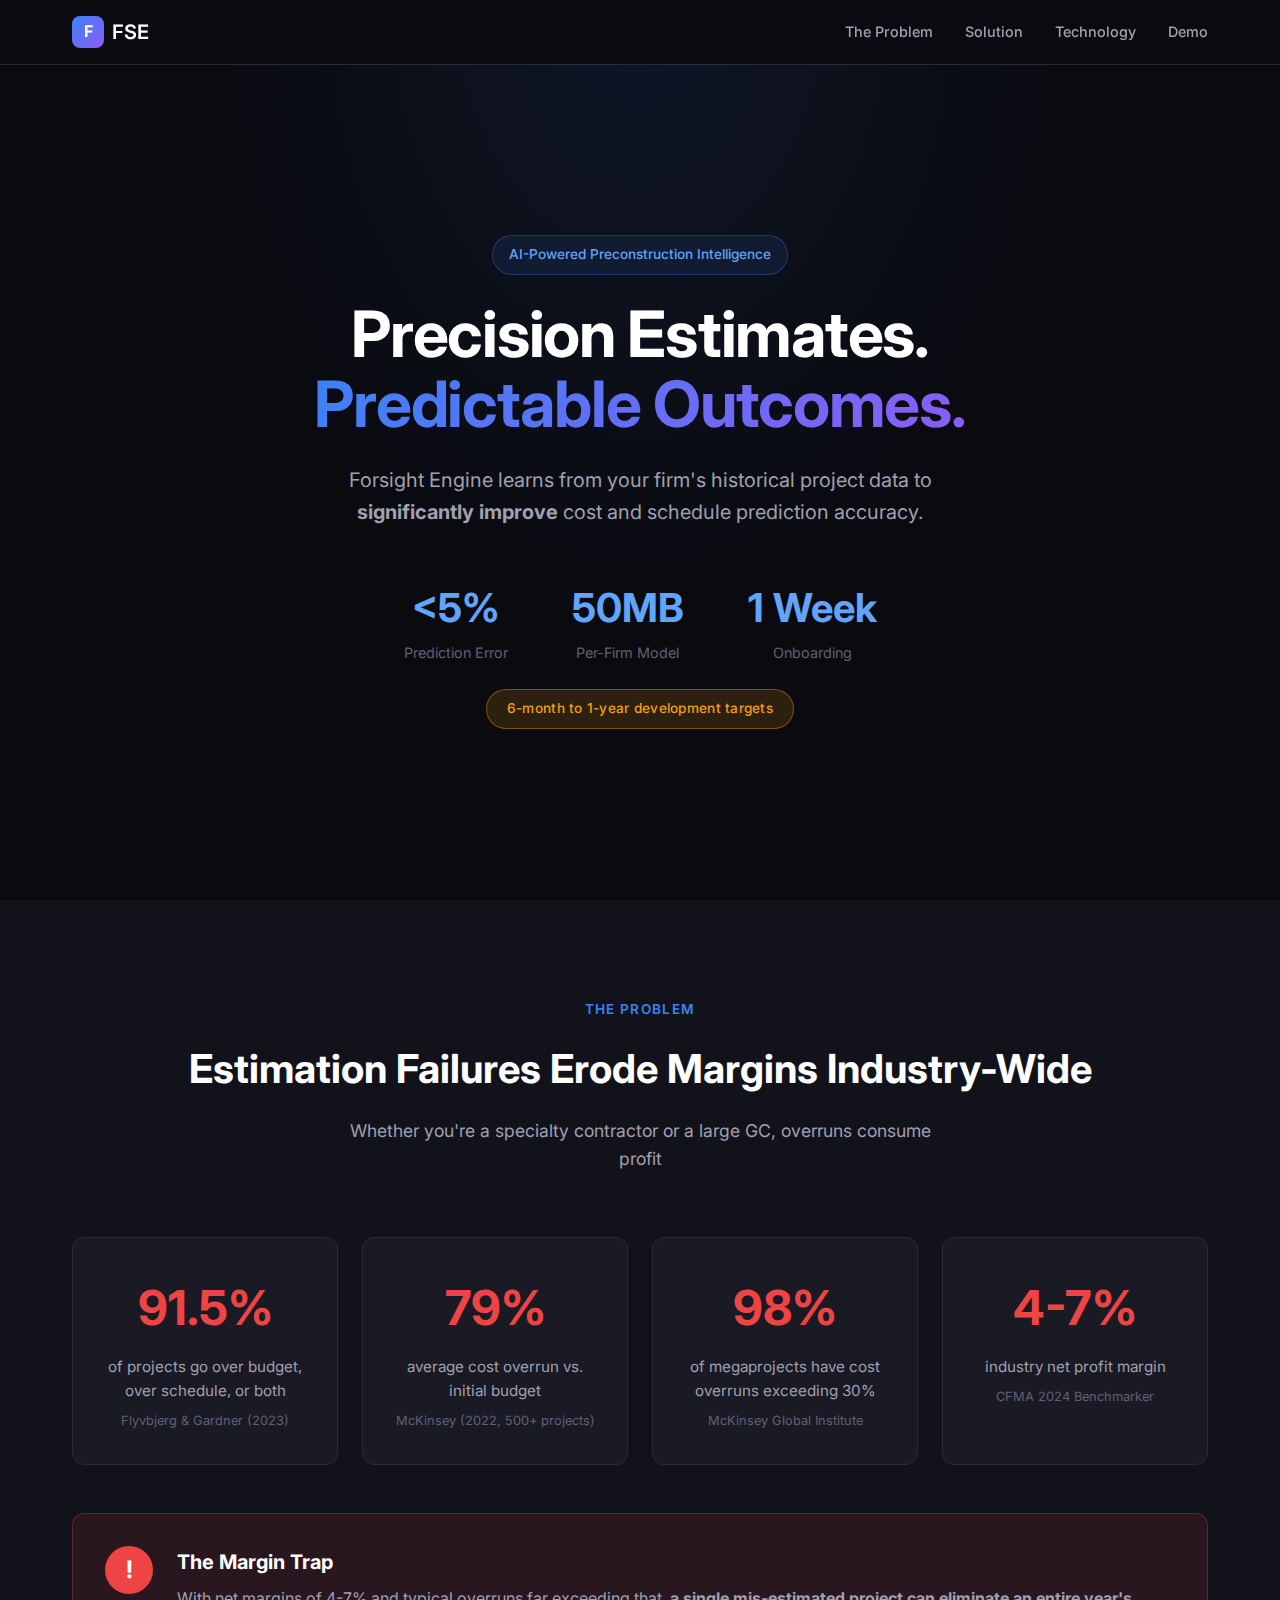
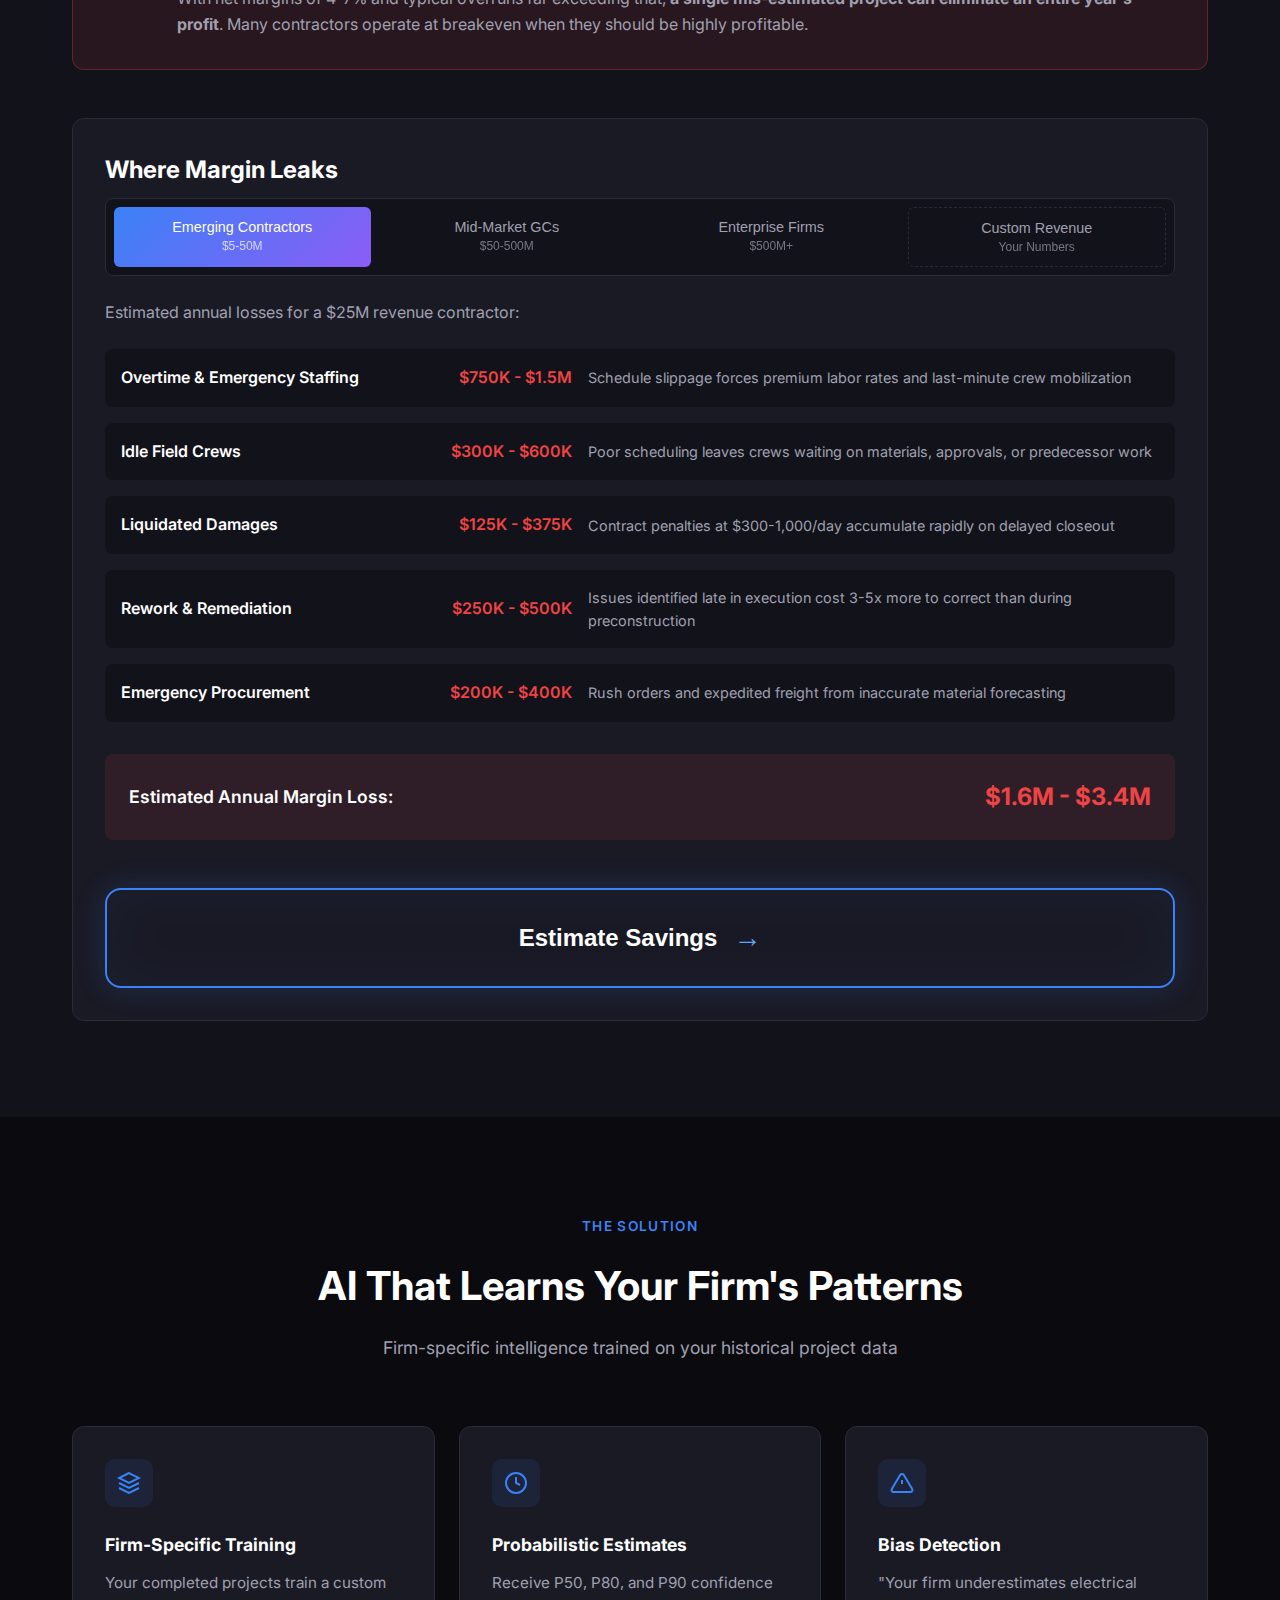
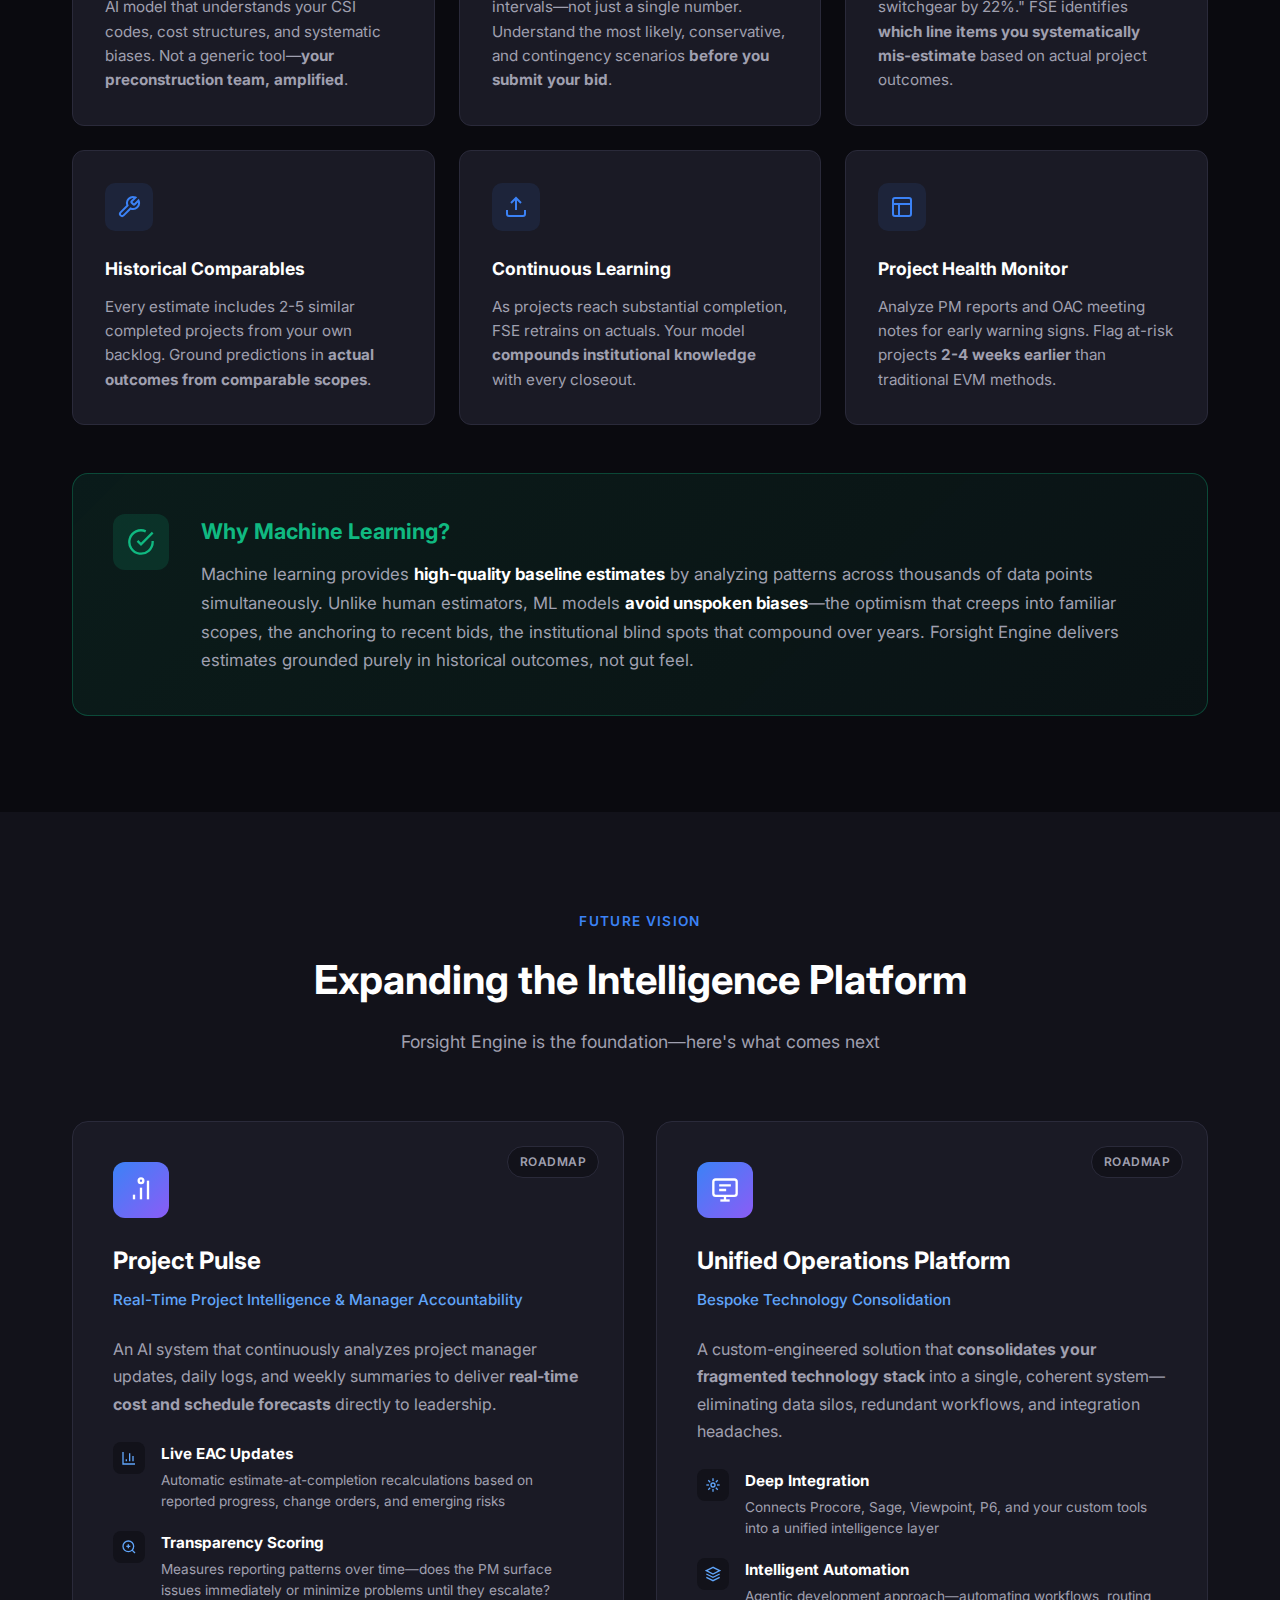
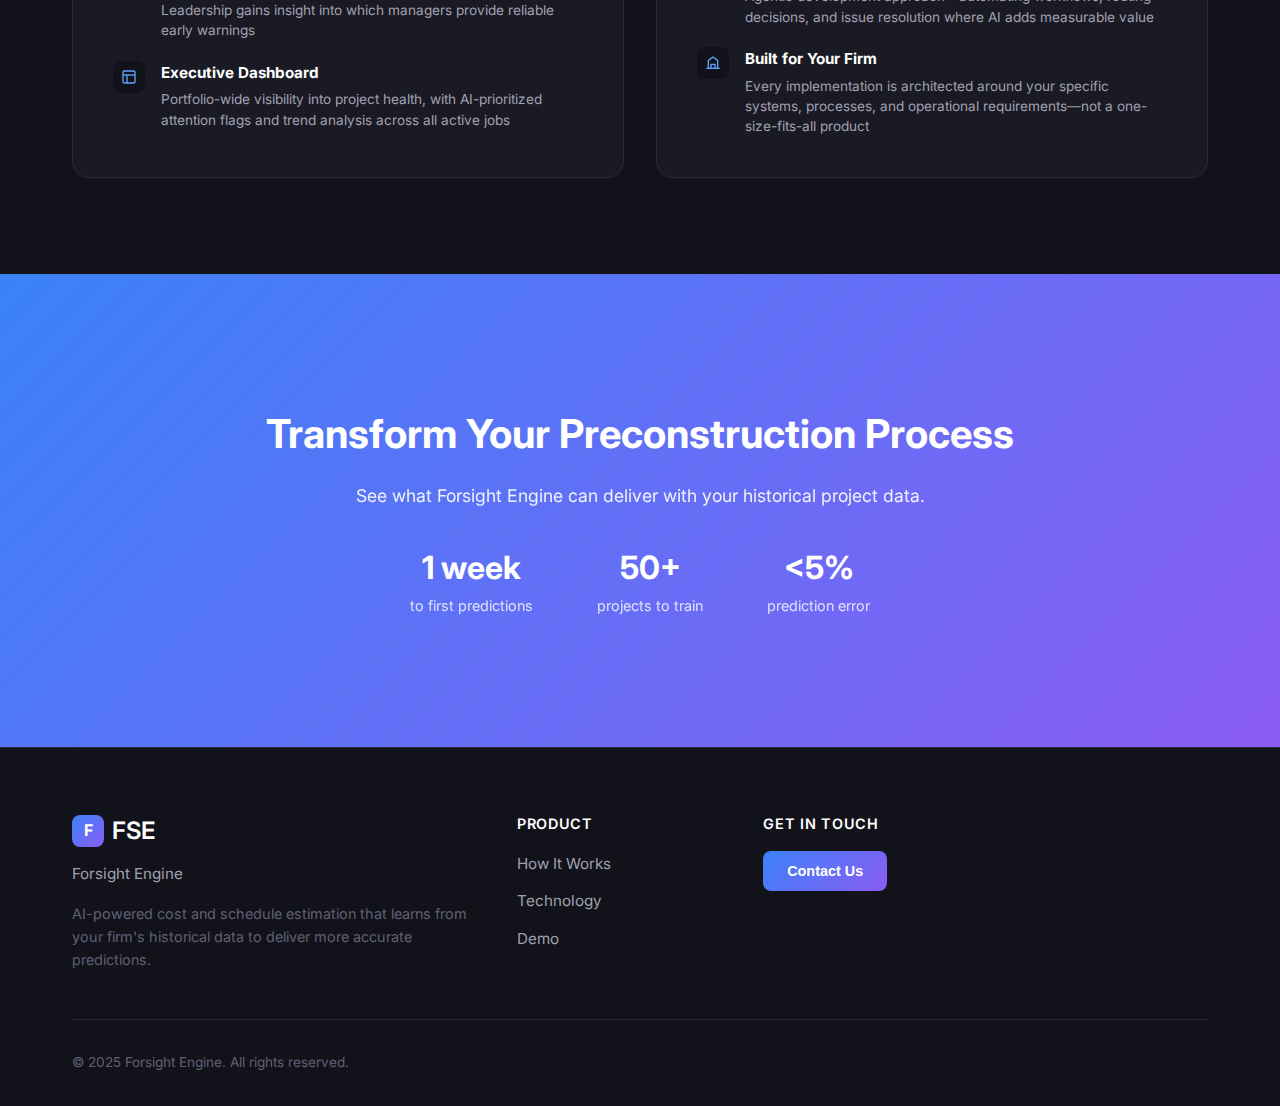
<file: website/index.html>
<!DOCTYPE html>
<html lang="en">
<head>
    <meta charset="UTF-8">
    <meta name="viewport" content="width=device-width, initial-scale=1.0">
    <title>FSE | Forsight Engine</title>
    <link rel="stylesheet" href="css/style.css">
    <link rel="stylesheet" href="css/mobile.css">
    <link rel="preconnect" href="https://fonts.googleapis.com">
    <link rel="preconnect" href="https://fonts.gstatic.com" crossorigin>
    <link href="https://fonts.googleapis.com/css2?family=Inter:wght@300;400;500;600;700&display=swap" rel="stylesheet">
</head>
<body>
    <!-- Navigation -->
    <nav class="nav">
        <div class="nav-container">
            <a href="index.html" class="nav-brand">
                <span class="brand-icon">F</span>
                <span class="brand-text">FSE</span>
            </a>
            <div class="nav-links">
                <a href="#problem">The Problem</a>
                <a href="#solution">Solution</a>
                <a href="technology.html">Technology</a>
                <a href="demo.html">Demo</a>
                <a href="unico.html" style="display: none;">UNICO</a>
            </div>
        </div>
    </nav>

    <!-- Hero: ASSERTION -->
    <section class="hero">
        <div class="hero-content">
            <div class="hero-badge">AI-Powered Preconstruction Intelligence</div>
            <h1>Precision Estimates.<br><span class="gradient-text">Predictable Outcomes.</span></h1>
            <p class="hero-subtitle">
                Forsight Engine learns from your firm's historical project data to
                <strong>significantly improve</strong> cost and schedule prediction accuracy.
            </p>
            <div class="hero-stats">
                <div class="stat">
                    <span class="stat-value">&lt;5%</span>
                    <span class="stat-label">Prediction Error</span>
                </div>
                <div class="stat">
                    <span class="stat-value">50MB</span>
                    <span class="stat-label">Per-Firm Model</span>
                </div>
                <div class="stat">
                    <span class="stat-value">1 Week</span>
                    <span class="stat-label">Onboarding</span>
                </div>
            </div>
            <div class="hero-disclaimer">6-month to 1-year development targets</div>
        </div>
    </section>

    <!-- CONTEXT: The Problem -->
    <section id="problem" class="section section-dark">
        <div class="container">
            <div class="section-header">
                <span class="section-label">The Problem</span>
                <h2>Estimation Failures Erode Margins Industry-Wide</h2>
                <p class="section-subtitle">Whether you're a specialty contractor or a large GC, overruns consume profit</p>
            </div>

            <div class="problem-grid">
                <div class="problem-card">
                    <div class="problem-stat">91.5%</div>
                    <div class="problem-label">of projects go over budget, over schedule, or both</div>
                    <div class="problem-source">Flyvbjerg & Gardner (2023)</div>
                </div>
                <div class="problem-card">
                    <div class="problem-stat">79%</div>
                    <div class="problem-label">average cost overrun vs. initial budget</div>
                    <div class="problem-source">McKinsey (2022, 500+ projects)</div>
                </div>
                <div class="problem-card">
                    <div class="problem-stat">98%</div>
                    <div class="problem-label">of megaprojects have cost overruns exceeding 30%</div>
                    <div class="problem-source">McKinsey Global Institute</div>
                </div>
                <div class="problem-card">
                    <div class="problem-stat">4-7%</div>
                    <div class="problem-label">industry net profit margin</div>
                    <div class="problem-source">CFMA 2024 Benchmarker</div>
                </div>
            </div>

            <div class="problem-insight">
                <div class="insight-icon">!</div>
                <div class="insight-content">
                    <h3>The Margin Trap</h3>
                    <p>With net margins of 4-7% and typical overruns far exceeding that, <strong>a single mis-estimated project can eliminate an entire year's profit</strong>. Many contractors operate at breakeven when they should be highly profitable.</p>
                </div>
            </div>

            <div class="loss-breakdown">
                <h3>Where Margin Leaks</h3>

                <!-- Tabbed Interface -->
                <div class="tier-tabs">
                    <button class="tier-tab active" data-tier="emerging">Emerging Contractors<span class="tier-range">$5-50M</span></button>
                    <button class="tier-tab" data-tier="midmarket">Mid-Market GCs<span class="tier-range">$50-500M</span></button>
                    <button class="tier-tab" data-tier="enterprise">Enterprise Firms<span class="tier-range">$500M+</span></button>
                    <button class="tier-tab custom-tab" data-tier="custom">Custom Revenue<span class="tier-range">Your Numbers</span></button>
                </div>

                <!-- Emerging Contractors $5-50M (baseline $25M) -->
                <div class="tier-content active" id="tier-emerging">
                    <p class="loss-intro">Estimated annual losses for a $25M revenue contractor:</p>
                    <div class="loss-items" data-tier="emerging">
                        <div class="loss-item" data-category="overtime">
                            <div class="loss-category">Overtime & Emergency Staffing</div>
                            <div class="loss-amount" data-before="$750K - $1.5M" data-after="$300K - $600K" data-saved="$450K - $900K">$750K - $1.5M</div>
                            <div class="loss-desc">Schedule slippage forces premium labor rates and last-minute crew mobilization</div>
                            <div class="savings-explanation hidden">Accurate duration forecasts reduce schedule slippage by 40-60%</div>
                        </div>
                        <div class="loss-item" data-category="idle">
                            <div class="loss-category">Idle Field Crews</div>
                            <div class="loss-amount" data-before="$300K - $600K" data-after="$90K - $180K" data-saved="$210K - $420K">$300K - $600K</div>
                            <div class="loss-desc">Poor scheduling leaves crews waiting on materials, approvals, or predecessor work</div>
                            <div class="savings-explanation hidden">Better sequencing predictions cut idle time by 70%</div>
                        </div>
                        <div class="loss-item" data-category="ld">
                            <div class="loss-category">Liquidated Damages</div>
                            <div class="loss-amount" data-before="$125K - $375K" data-after="$25K - $75K" data-saved="$100K - $300K">$125K - $375K</div>
                            <div class="loss-desc">Contract penalties at $300-1,000/day accumulate rapidly on delayed closeout</div>
                            <div class="savings-explanation hidden">Earlier risk detection prevents 80% of LD exposure</div>
                        </div>
                        <div class="loss-item" data-category="rework">
                            <div class="loss-category">Rework & Remediation</div>
                            <div class="loss-amount" data-before="$250K - $500K" data-after="$100K - $200K" data-saved="$150K - $300K">$250K - $500K</div>
                            <div class="loss-desc">Issues identified late in execution cost 3-5x more to correct than during preconstruction</div>
                            <div class="savings-explanation hidden">Bias detection catches estimation gaps before they become field issues</div>
                        </div>
                        <div class="loss-item" data-category="procurement">
                            <div class="loss-category">Emergency Procurement</div>
                            <div class="loss-amount" data-before="$200K - $400K" data-after="$60K - $120K" data-saved="$140K - $280K">$200K - $400K</div>
                            <div class="loss-desc">Rush orders and expedited freight from inaccurate material forecasting</div>
                            <div class="savings-explanation hidden">Accurate material forecasts eliminate 70% of emergency orders</div>
                        </div>
                    </div>
                    <div class="loss-total">
                        <span class="total-label">Estimated Annual Margin Loss:</span>
                        <span class="total-amount" data-before="$1.6M - $3.4M" data-after="$575K - $1.2M" data-saved="$1.05M - $2.2M">$1.6M - $3.4M</span>
                    </div>

                    <!-- Bar Graph Container (hidden until animation) -->
                    <div class="savings-chart hidden" id="chart-emerging">
                        <h4>Annual Cost Comparison</h4>
                        <div class="chart-container">
                            <div class="chart-bar-group">
                                <div class="chart-label">Overtime</div>
                                <div class="chart-bars">
                                    <div class="bar bar-before" data-value="1125" style="--bar-width: 85%"></div>
                                    <div class="bar bar-after" data-value="450" style="--bar-width: 34%"></div>
                                </div>
                            </div>
                            <div class="chart-bar-group">
                                <div class="chart-label">Idle Crews</div>
                                <div class="chart-bars">
                                    <div class="bar bar-before" data-value="450" style="--bar-width: 34%"></div>
                                    <div class="bar bar-after" data-value="135" style="--bar-width: 10%"></div>
                                </div>
                            </div>
                            <div class="chart-bar-group">
                                <div class="chart-label">LDs</div>
                                <div class="chart-bars">
                                    <div class="bar bar-before" data-value="250" style="--bar-width: 19%"></div>
                                    <div class="bar bar-after" data-value="50" style="--bar-width: 4%"></div>
                                </div>
                            </div>
                            <div class="chart-bar-group">
                                <div class="chart-label">Rework</div>
                                <div class="chart-bars">
                                    <div class="bar bar-before" data-value="375" style="--bar-width: 28%"></div>
                                    <div class="bar bar-after" data-value="150" style="--bar-width: 11%"></div>
                                </div>
                            </div>
                            <div class="chart-bar-group">
                                <div class="chart-label">Procurement</div>
                                <div class="chart-bars">
                                    <div class="bar bar-before" data-value="300" style="--bar-width: 23%"></div>
                                    <div class="bar bar-after" data-value="90" style="--bar-width: 7%"></div>
                                </div>
                            </div>
                        </div>
                        <div class="chart-legend">
                            <span class="legend-before">Before FSE</span>
                            <span class="legend-after">With FSE</span>
                        </div>
                    </div>

                    <!-- Savings Summary (hidden until animation) -->
                    <div class="savings-summary hidden" id="summary-emerging">
                        <div class="summary-stat">
                            <span class="summary-label">Total Annual Savings</span>
                            <span class="summary-value savings-value">$1.05M - $2.2M</span>
                        </div>
                        <div class="summary-stat">
                            <span class="summary-label">Profit Margin Improvement</span>
                            <span class="summary-value savings-value">+4.2% - +8.8%</span>
                        </div>
                    </div>

                    <button class="estimate-savings-btn" data-tier="emerging">
                        <span class="btn-text">Estimate Savings</span>
                        <span class="btn-icon">→</span>
                    </button>
                </div>

                <!-- Mid-Market GCs $50-500M (baseline $250M) -->
                <div class="tier-content" id="tier-midmarket">
                    <p class="loss-intro">Estimated annual losses for a $250M revenue GC:</p>
                    <div class="loss-items" data-tier="midmarket">
                        <div class="loss-item" data-category="overtime">
                            <div class="loss-category">Overtime & Emergency Staffing</div>
                            <div class="loss-amount" data-before="$7.5M - $15M" data-after="$3M - $6M" data-saved="$4.5M - $9M">$7.5M - $15M</div>
                            <div class="loss-desc">Schedule slippage forces premium labor rates and last-minute crew mobilization</div>
                            <div class="savings-explanation hidden">Accurate duration forecasts reduce schedule slippage by 40-60%</div>
                        </div>
                        <div class="loss-item" data-category="idle">
                            <div class="loss-category">Idle Field Crews</div>
                            <div class="loss-amount" data-before="$3M - $6M" data-after="$900K - $1.8M" data-saved="$2.1M - $4.2M">$3M - $6M</div>
                            <div class="loss-desc">Poor scheduling leaves crews waiting on materials, approvals, or predecessor work</div>
                            <div class="savings-explanation hidden">Better sequencing predictions cut idle time by 70%</div>
                        </div>
                        <div class="loss-item" data-category="ld">
                            <div class="loss-category">Liquidated Damages</div>
                            <div class="loss-amount" data-before="$1.25M - $3.75M" data-after="$250K - $750K" data-saved="$1M - $3M">$1.25M - $3.75M</div>
                            <div class="loss-desc">Contract penalties at $500-2,000/day accumulate rapidly on delayed closeout</div>
                            <div class="savings-explanation hidden">Earlier risk detection prevents 80% of LD exposure</div>
                        </div>
                        <div class="loss-item" data-category="rework">
                            <div class="loss-category">Rework & Remediation</div>
                            <div class="loss-amount" data-before="$2.5M - $5M" data-after="$1M - $2M" data-saved="$1.5M - $3M">$2.5M - $5M</div>
                            <div class="loss-desc">Issues identified late in execution cost 3-5x more to correct than during preconstruction</div>
                            <div class="savings-explanation hidden">Bias detection catches estimation gaps before they become field issues</div>
                        </div>
                        <div class="loss-item" data-category="procurement">
                            <div class="loss-category">Emergency Procurement</div>
                            <div class="loss-amount" data-before="$2M - $4M" data-after="$600K - $1.2M" data-saved="$1.4M - $2.8M">$2M - $4M</div>
                            <div class="loss-desc">Rush orders and expedited freight from inaccurate material forecasting</div>
                            <div class="savings-explanation hidden">Accurate material forecasts eliminate 70% of emergency orders</div>
                        </div>
                    </div>
                    <div class="loss-total">
                        <span class="total-label">Estimated Annual Margin Loss:</span>
                        <span class="total-amount" data-before="$16.25M - $33.75M" data-after="$5.75M - $11.75M" data-saved="$10.5M - $22M">$16.25M - $33.75M</span>
                    </div>

                    <!-- Bar Graph Container -->
                    <div class="savings-chart hidden" id="chart-midmarket">
                        <h4>Annual Cost Comparison</h4>
                        <div class="chart-container">
                            <div class="chart-bar-group">
                                <div class="chart-label">Overtime</div>
                                <div class="chart-bars">
                                    <div class="bar bar-before" data-value="11250" style="--bar-width: 85%"></div>
                                    <div class="bar bar-after" data-value="4500" style="--bar-width: 34%"></div>
                                </div>
                            </div>
                            <div class="chart-bar-group">
                                <div class="chart-label">Idle Crews</div>
                                <div class="chart-bars">
                                    <div class="bar bar-before" data-value="4500" style="--bar-width: 34%"></div>
                                    <div class="bar bar-after" data-value="1350" style="--bar-width: 10%"></div>
                                </div>
                            </div>
                            <div class="chart-bar-group">
                                <div class="chart-label">LDs</div>
                                <div class="chart-bars">
                                    <div class="bar bar-before" data-value="2500" style="--bar-width: 19%"></div>
                                    <div class="bar bar-after" data-value="500" style="--bar-width: 4%"></div>
                                </div>
                            </div>
                            <div class="chart-bar-group">
                                <div class="chart-label">Rework</div>
                                <div class="chart-bars">
                                    <div class="bar bar-before" data-value="3750" style="--bar-width: 28%"></div>
                                    <div class="bar bar-after" data-value="1500" style="--bar-width: 11%"></div>
                                </div>
                            </div>
                            <div class="chart-bar-group">
                                <div class="chart-label">Procurement</div>
                                <div class="chart-bars">
                                    <div class="bar bar-before" data-value="3000" style="--bar-width: 23%"></div>
                                    <div class="bar bar-after" data-value="900" style="--bar-width: 7%"></div>
                                </div>
                            </div>
                        </div>
                        <div class="chart-legend">
                            <span class="legend-before">Before FSE</span>
                            <span class="legend-after">With FSE</span>
                        </div>
                    </div>

                    <!-- Savings Summary -->
                    <div class="savings-summary hidden" id="summary-midmarket">
                        <div class="summary-stat">
                            <span class="summary-label">Total Annual Savings</span>
                            <span class="summary-value savings-value">$10.5M - $22M</span>
                        </div>
                        <div class="summary-stat">
                            <span class="summary-label">Profit Margin Improvement</span>
                            <span class="summary-value savings-value">+4.2% - +8.8%</span>
                        </div>
                    </div>

                    <button class="estimate-savings-btn" data-tier="midmarket">
                        <span class="btn-text">Estimate Savings</span>
                        <span class="btn-icon">→</span>
                    </button>
                </div>

                <!-- Enterprise Firms $500M+ (baseline $1B) -->
                <div class="tier-content" id="tier-enterprise">
                    <p class="loss-intro">Estimated annual losses for a $1B revenue firm:</p>
                    <div class="loss-items" data-tier="enterprise">
                        <div class="loss-item" data-category="overtime">
                            <div class="loss-category">Overtime & Emergency Staffing</div>
                            <div class="loss-amount" data-before="$30M - $60M" data-after="$12M - $24M" data-saved="$18M - $36M">$30M - $60M</div>
                            <div class="loss-desc">Schedule slippage forces premium labor rates and last-minute crew mobilization</div>
                            <div class="savings-explanation hidden">Accurate duration forecasts reduce schedule slippage by 40-60%</div>
                        </div>
                        <div class="loss-item" data-category="idle">
                            <div class="loss-category">Idle Field Crews</div>
                            <div class="loss-amount" data-before="$12M - $24M" data-after="$3.6M - $7.2M" data-saved="$8.4M - $16.8M">$12M - $24M</div>
                            <div class="loss-desc">Poor scheduling leaves crews waiting on materials, approvals, or predecessor work</div>
                            <div class="savings-explanation hidden">Better sequencing predictions cut idle time by 70%</div>
                        </div>
                        <div class="loss-item" data-category="ld">
                            <div class="loss-category">Liquidated Damages</div>
                            <div class="loss-amount" data-before="$5M - $15M" data-after="$1M - $3M" data-saved="$4M - $12M">$5M - $15M</div>
                            <div class="loss-desc">Contract penalties at $1,000-5,000/day accumulate rapidly on delayed closeout</div>
                            <div class="savings-explanation hidden">Earlier risk detection prevents 80% of LD exposure</div>
                        </div>
                        <div class="loss-item" data-category="rework">
                            <div class="loss-category">Rework & Remediation</div>
                            <div class="loss-amount" data-before="$10M - $20M" data-after="$4M - $8M" data-saved="$6M - $12M">$10M - $20M</div>
                            <div class="loss-desc">Issues identified late in execution cost 3-5x more to correct than during preconstruction</div>
                            <div class="savings-explanation hidden">Bias detection catches estimation gaps before they become field issues</div>
                        </div>
                        <div class="loss-item" data-category="procurement">
                            <div class="loss-category">Emergency Procurement</div>
                            <div class="loss-amount" data-before="$8M - $16M" data-after="$2.4M - $4.8M" data-saved="$5.6M - $11.2M">$8M - $16M</div>
                            <div class="loss-desc">Rush orders and expedited freight from inaccurate material forecasting</div>
                            <div class="savings-explanation hidden">Accurate material forecasts eliminate 70% of emergency orders</div>
                        </div>
                    </div>
                    <div class="loss-total">
                        <span class="total-label">Estimated Annual Margin Loss:</span>
                        <span class="total-amount" data-before="$65M - $135M" data-after="$23M - $47M" data-saved="$42M - $88M">$65M - $135M</span>
                    </div>

                    <!-- Bar Graph Container -->
                    <div class="savings-chart hidden" id="chart-enterprise">
                        <h4>Annual Cost Comparison</h4>
                        <div class="chart-container">
                            <div class="chart-bar-group">
                                <div class="chart-label">Overtime</div>
                                <div class="chart-bars">
                                    <div class="bar bar-before" data-value="45000" style="--bar-width: 85%"></div>
                                    <div class="bar bar-after" data-value="18000" style="--bar-width: 34%"></div>
                                </div>
                            </div>
                            <div class="chart-bar-group">
                                <div class="chart-label">Idle Crews</div>
                                <div class="chart-bars">
                                    <div class="bar bar-before" data-value="18000" style="--bar-width: 34%"></div>
                                    <div class="bar bar-after" data-value="5400" style="--bar-width: 10%"></div>
                                </div>
                            </div>
                            <div class="chart-bar-group">
                                <div class="chart-label">LDs</div>
                                <div class="chart-bars">
                                    <div class="bar bar-before" data-value="10000" style="--bar-width: 19%"></div>
                                    <div class="bar bar-after" data-value="2000" style="--bar-width: 4%"></div>
                                </div>
                            </div>
                            <div class="chart-bar-group">
                                <div class="chart-label">Rework</div>
                                <div class="chart-bars">
                                    <div class="bar bar-before" data-value="15000" style="--bar-width: 28%"></div>
                                    <div class="bar bar-after" data-value="6000" style="--bar-width: 11%"></div>
                                </div>
                            </div>
                            <div class="chart-bar-group">
                                <div class="chart-label">Procurement</div>
                                <div class="chart-bars">
                                    <div class="bar bar-before" data-value="12000" style="--bar-width: 23%"></div>
                                    <div class="bar bar-after" data-value="3600" style="--bar-width: 7%"></div>
                                </div>
                            </div>
                        </div>
                        <div class="chart-legend">
                            <span class="legend-before">Before FSE</span>
                            <span class="legend-after">With FSE</span>
                        </div>
                    </div>

                    <!-- Savings Summary -->
                    <div class="savings-summary hidden" id="summary-enterprise">
                        <div class="summary-stat">
                            <span class="summary-label">Total Annual Savings</span>
                            <span class="summary-value savings-value">$42M - $88M</span>
                        </div>
                        <div class="summary-stat">
                            <span class="summary-label">Profit Margin Improvement</span>
                            <span class="summary-value savings-value">+4.2% - +8.8%</span>
                        </div>
                    </div>

                    <button class="estimate-savings-btn" data-tier="enterprise">
                        <span class="btn-text">Estimate Savings</span>
                        <span class="btn-icon">→</span>
                    </button>
                </div>

                <!-- Custom Revenue Calculator -->
                <div class="tier-content" id="tier-custom">
                    <div class="custom-input-section">
                        <label for="custom-revenue">Enter your annual revenue:</label>
                        <div class="custom-input-wrapper">
                            <span class="currency-symbol">$</span>
                            <input type="text" id="custom-revenue" placeholder="30,000,000" inputmode="numeric">
                        </div>
                        <button class="calculate-btn" id="calculate-custom">
                            <span>Calculate</span>
                            <svg viewBox="0 0 24 24" fill="none" stroke="currentColor" stroke-width="2">
                                <path d="M5 12h14M12 5l7 7-7 7"/>
                            </svg>
                        </button>
                    </div>

                    <div class="custom-results hidden" id="custom-results">
                        <p class="loss-intro">Estimated annual losses for a <span id="custom-revenue-display">$30M</span> revenue contractor:</p>
                        <div class="loss-items">
                            <div class="loss-item">
                                <div class="loss-category">Overtime & Emergency Staffing</div>
                                <div class="loss-amount" id="custom-overtime">$900K - $1.8M</div>
                                <div class="loss-desc">Schedule slippage forces premium labor rates and last-minute crew mobilization</div>
                            </div>
                            <div class="loss-item">
                                <div class="loss-category">Idle Field Crews</div>
                                <div class="loss-amount" id="custom-idle">$360K - $720K</div>
                                <div class="loss-desc">Poor scheduling leaves crews waiting on materials, approvals, or predecessor work</div>
                            </div>
                            <div class="loss-item">
                                <div class="loss-category">Liquidated Damages</div>
                                <div class="loss-amount" id="custom-ld">$150K - $450K</div>
                                <div class="loss-desc">Contract penalties accumulate rapidly on delayed closeout</div>
                            </div>
                            <div class="loss-item">
                                <div class="loss-category">Rework & Remediation</div>
                                <div class="loss-amount" id="custom-rework">$300K - $600K</div>
                                <div class="loss-desc">Issues identified late in execution cost 3-5x more to correct</div>
                            </div>
                            <div class="loss-item">
                                <div class="loss-category">Emergency Procurement</div>
                                <div class="loss-amount" id="custom-procurement">$240K - $480K</div>
                                <div class="loss-desc">Rush orders and expedited freight from inaccurate forecasting</div>
                            </div>
                        </div>
                        <div class="loss-total">
                            <span class="total-label">Estimated Annual Margin Loss:</span>
                            <span class="total-amount" id="custom-total">$1.95M - $4.05M</span>
                        </div>

                        <button class="estimate-savings-btn" id="custom-savings-btn">
                            <span class="btn-text">Estimate Savings</span>
                            <span class="btn-icon">→</span>
                        </button>

                        <div class="custom-savings-summary" id="custom-savings-summary">
                            <div class="custom-savings-card">
                                <span class="custom-savings-label">Total Annual Savings</span>
                                <span class="custom-savings-value" id="custom-savings">$1.26M - $2.64M</span>
                            </div>
                            <div class="custom-savings-card">
                                <span class="custom-savings-label">Profit Margin Improvement</span>
                                <span class="custom-savings-value" id="custom-percent">+4.2% - +8.8%</span>
                            </div>
                        </div>
                    </div>
                </div>
            </div>
        </div>
    </section>

    <!-- SOLUTION -->
    <section id="solution" class="section">
        <div class="container">
            <div class="section-header">
                <span class="section-label">The Solution</span>
                <h2>AI That Learns Your Firm's Patterns</h2>
                <p class="section-subtitle">Firm-specific intelligence trained on your historical project data</p>
            </div>

            <div class="solution-grid">
                <div class="solution-card">
                    <div class="solution-icon">
                        <svg viewBox="0 0 24 24" fill="none" stroke="currentColor" stroke-width="2">
                            <path d="M12 2L2 7l10 5 10-5-10-5zM2 17l10 5 10-5M2 12l10 5 10-5"/>
                        </svg>
                    </div>
                    <h3>Firm-Specific Training</h3>
                    <p>Your completed projects train a custom AI model that understands your CSI codes, cost structures, and systematic biases. Not a generic tool—<strong>your preconstruction team, amplified</strong>.</p>
                </div>

                <div class="solution-card">
                    <div class="solution-icon">
                        <svg viewBox="0 0 24 24" fill="none" stroke="currentColor" stroke-width="2">
                            <circle cx="12" cy="12" r="10"/>
                            <path d="M12 6v6l4 2"/>
                        </svg>
                    </div>
                    <h3>Probabilistic Estimates</h3>
                    <p>Receive P50, P80, and P90 confidence intervals—not just a single number. Understand the most likely, conservative, and contingency scenarios <strong>before you submit your bid</strong>.</p>
                </div>

                <div class="solution-card">
                    <div class="solution-icon">
                        <svg viewBox="0 0 24 24" fill="none" stroke="currentColor" stroke-width="2">
                            <path d="M10.29 3.86L1.82 18a2 2 0 0 0 1.71 3h16.94a2 2 0 0 0 1.71-3L13.71 3.86a2 2 0 0 0-3.42 0z"/>
                            <line x1="12" y1="9" x2="12" y2="13"/>
                            <line x1="12" y1="17" x2="12.01" y2="17"/>
                        </svg>
                    </div>
                    <h3>Bias Detection</h3>
                    <p>"Your firm underestimates electrical switchgear by 22%." FSE identifies <strong>which line items you systematically mis-estimate</strong> based on actual project outcomes.</p>
                </div>

                <div class="solution-card">
                    <div class="solution-icon">
                        <svg viewBox="0 0 24 24" fill="none" stroke="currentColor" stroke-width="2">
                            <path d="M14.7 6.3a1 1 0 0 0 0 1.4l1.6 1.6a1 1 0 0 0 1.4 0l3.77-3.77a6 6 0 0 1-7.94 7.94l-6.91 6.91a2.12 2.12 0 0 1-3-3l6.91-6.91a6 6 0 0 1 7.94-7.94l-3.76 3.76z"/>
                        </svg>
                    </div>
                    <h3>Historical Comparables</h3>
                    <p>Every estimate includes 2-5 similar completed projects from your own backlog. Ground predictions in <strong>actual outcomes from comparable scopes</strong>.</p>
                </div>

                <div class="solution-card">
                    <div class="solution-icon">
                        <svg viewBox="0 0 24 24" fill="none" stroke="currentColor" stroke-width="2">
                            <path d="M21 15v4a2 2 0 0 1-2 2H5a2 2 0 0 1-2-2v-4"/>
                            <polyline points="17 8 12 3 7 8"/>
                            <line x1="12" y1="3" x2="12" y2="15"/>
                        </svg>
                    </div>
                    <h3>Continuous Learning</h3>
                    <p>As projects reach substantial completion, FSE retrains on actuals. Your model <strong>compounds institutional knowledge</strong> with every closeout.</p>
                </div>

                <div class="solution-card">
                    <div class="solution-icon">
                        <svg viewBox="0 0 24 24" fill="none" stroke="currentColor" stroke-width="2">
                            <rect x="3" y="3" width="18" height="18" rx="2" ry="2"/>
                            <line x1="3" y1="9" x2="21" y2="9"/>
                            <line x1="9" y1="21" x2="9" y2="9"/>
                        </svg>
                    </div>
                    <h3>Project Health Monitor</h3>
                    <p>Analyze PM reports and OAC meeting notes for early warning signs. Flag at-risk projects <strong>2-4 weeks earlier</strong> than traditional EVM methods.</p>
                </div>
            </div>

            <div class="ml-advantage">
                <div class="ml-advantage-icon">
                    <svg viewBox="0 0 24 24" fill="none" stroke="currentColor" stroke-width="2">
                        <path d="M22 11.08V12a10 10 0 1 1-5.93-9.14"/>
                        <polyline points="22 4 12 14.01 9 11.01"/>
                    </svg>
                </div>
                <div class="ml-advantage-content">
                    <h3>Why Machine Learning?</h3>
                    <p>Machine learning provides <strong>high-quality baseline estimates</strong> by analyzing patterns across thousands of data points simultaneously. Unlike human estimators, ML models <strong>avoid unspoken biases</strong>—the optimism that creeps into familiar scopes, the anchoring to recent bids, the institutional blind spots that compound over years. Forsight Engine delivers estimates grounded purely in historical outcomes, not gut feel.</p>
                </div>
            </div>
        </div>
    </section>

    <!-- FUTURE VISION -->
    <section id="future" class="section section-dark">
        <div class="container">
            <div class="section-header">
                <span class="section-label">Future Vision</span>
                <h2>Expanding the Intelligence Platform</h2>
                <p class="section-subtitle">Forsight Engine is the foundation—here's what comes next</p>
            </div>

            <div class="future-products">
                <div class="future-card">
                    <div class="future-badge">Roadmap</div>
                    <div class="future-icon">
                        <svg viewBox="0 0 24 24" fill="none" stroke="currentColor" stroke-width="2">
                            <path d="M12 20V10"/>
                            <path d="M18 20V4"/>
                            <path d="M6 20v-4"/>
                            <circle cx="12" cy="4" r="2"/>
                        </svg>
                    </div>
                    <h3>Project Pulse</h3>
                    <p class="future-tagline">Real-Time Project Intelligence & Manager Accountability</p>
                    <div class="future-description">
                        <p>An AI system that continuously analyzes project manager updates, daily logs, and weekly summaries to deliver <strong>real-time cost and schedule forecasts</strong> directly to leadership.</p>

                        <div class="future-features">
                            <div class="future-feature">
                                <span class="feature-icon">
                                    <svg viewBox="0 0 24 24" fill="none" stroke="currentColor" stroke-width="2">
                                        <path d="M3 3v18h18"/>
                                        <path d="M18 17V9"/>
                                        <path d="M13 17V5"/>
                                        <path d="M8 17v-3"/>
                                    </svg>
                                </span>
                                <div>
                                    <strong>Live EAC Updates</strong>
                                    <p>Automatic estimate-at-completion recalculations based on reported progress, change orders, and emerging risks</p>
                                </div>
                            </div>
                            <div class="future-feature">
                                <span class="feature-icon">
                                    <svg viewBox="0 0 24 24" fill="none" stroke="currentColor" stroke-width="2">
                                        <circle cx="11" cy="11" r="8"/>
                                        <path d="M21 21l-4.35-4.35"/>
                                        <path d="M11 8v6"/>
                                        <path d="M8 11h6"/>
                                    </svg>
                                </span>
                                <div>
                                    <strong>Transparency Scoring</strong>
                                    <p>Measures reporting patterns over time—does the PM surface issues immediately or minimize problems until they escalate? Leadership gains insight into which managers provide reliable early warnings</p>
                                </div>
                            </div>
                            <div class="future-feature">
                                <span class="feature-icon">
                                    <svg viewBox="0 0 24 24" fill="none" stroke="currentColor" stroke-width="2">
                                        <rect x="3" y="3" width="18" height="18" rx="2"/>
                                        <path d="M3 9h18"/>
                                        <path d="M9 21V9"/>
                                    </svg>
                                </span>
                                <div>
                                    <strong>Executive Dashboard</strong>
                                    <p>Portfolio-wide visibility into project health, with AI-prioritized attention flags and trend analysis across all active jobs</p>
                                </div>
                            </div>
                        </div>
                    </div>
                </div>

                <div class="future-card">
                    <div class="future-badge">Roadmap</div>
                    <div class="future-icon">
                        <svg viewBox="0 0 24 24" fill="none" stroke="currentColor" stroke-width="2">
                            <rect x="2" y="3" width="20" height="14" rx="2" ry="2"/>
                            <line x1="8" y1="21" x2="16" y2="21"/>
                            <line x1="12" y1="17" x2="12" y2="21"/>
                            <path d="M7 8h10M7 12h6"/>
                        </svg>
                    </div>
                    <h3>Unified Operations Platform</h3>
                    <p class="future-tagline">Bespoke Technology Consolidation</p>
                    <div class="future-description">
                        <p>A custom-engineered solution that <strong>consolidates your fragmented technology stack</strong> into a single, coherent system—eliminating data silos, redundant workflows, and integration headaches.</p>

                        <div class="future-features">
                            <div class="future-feature">
                                <span class="feature-icon">
                                    <svg viewBox="0 0 24 24" fill="none" stroke="currentColor" stroke-width="2">
                                        <circle cx="12" cy="12" r="3"/>
                                        <path d="M12 2v4"/>
                                        <path d="M12 18v4"/>
                                        <path d="M4.93 4.93l2.83 2.83"/>
                                        <path d="M16.24 16.24l2.83 2.83"/>
                                        <path d="M2 12h4"/>
                                        <path d="M18 12h4"/>
                                        <path d="M4.93 19.07l2.83-2.83"/>
                                        <path d="M16.24 7.76l2.83-2.83"/>
                                    </svg>
                                </span>
                                <div>
                                    <strong>Deep Integration</strong>
                                    <p>Connects Procore, Sage, Viewpoint, P6, and your custom tools into a unified intelligence layer</p>
                                </div>
                            </div>
                            <div class="future-feature">
                                <span class="feature-icon">
                                    <svg viewBox="0 0 24 24" fill="none" stroke="currentColor" stroke-width="2">
                                        <path d="M12 2L2 7l10 5 10-5-10-5z"/>
                                        <path d="M2 17l10 5 10-5"/>
                                        <path d="M2 12l10 5 10-5"/>
                                    </svg>
                                </span>
                                <div>
                                    <strong>Intelligent Automation</strong>
                                    <p>Agentic development approach—automating workflows, routing decisions, and issue resolution where AI adds measurable value</p>
                                </div>
                            </div>
                            <div class="future-feature">
                                <span class="feature-icon">
                                    <svg viewBox="0 0 24 24" fill="none" stroke="currentColor" stroke-width="2">
                                        <path d="M2 20h20"/>
                                        <path d="M5 20V8l7-5 7 5v12"/>
                                        <path d="M9 20v-6h6v6"/>
                                    </svg>
                                </span>
                                <div>
                                    <strong>Built for Your Firm</strong>
                                    <p>Every implementation is architected around your specific systems, processes, and operational requirements—not a one-size-fits-all product</p>
                                </div>
                            </div>
                        </div>
                    </div>
                </div>
            </div>
        </div>
    </section>

    <!-- CTA -->
    <section class="section cta-section">
        <div class="container">
            <div class="cta-content">
                <h2>Transform Your Preconstruction Process</h2>
                <p>See what Forsight Engine can deliver with your historical project data.</p>
                <div class="cta-stats">
                    <div class="cta-stat">
                        <span class="cta-stat-value">1 week</span>
                        <span class="cta-stat-label">to first predictions</span>
                    </div>
                    <div class="cta-stat">
                        <span class="cta-stat-value">50+</span>
                        <span class="cta-stat-label">projects to train</span>
                    </div>
                    <div class="cta-stat">
                        <span class="cta-stat-value">&lt;5%</span>
                        <span class="cta-stat-label">prediction error</span>
                    </div>
                </div>
            </div>
        </div>
    </section>

    <!-- Footer -->
    <footer class="footer">
        <div class="container">
            <div class="footer-grid">
                <div class="footer-brand-section">
                    <a href="index.html" class="footer-brand">
                        <span class="brand-icon">F</span>
                        <span class="brand-text">FSE</span>
                    </a>
                    <p class="footer-tagline">Forsight Engine</p>
                    <p class="footer-description">AI-powered cost and schedule estimation that learns from your firm's historical data to deliver more accurate predictions.</p>
                </div>
                <div class="footer-section">
                    <h4>Product</h4>
                    <ul class="footer-links">
                        <li><a href="index.html#solution">How It Works</a></li>
                        <li><a href="technology.html">Technology</a></li>
                        <li><a href="demo.html">Demo</a></li>
                    </ul>
                </div>
                <div class="footer-section">
                    <h4>Get in Touch</h4>
                    <button class="footer-contact-btn" onclick="openContactModal()">Contact Us</button>
                </div>
            </div>
            <div class="footer-bottom">
                <p class="footer-copy">&copy; 2025 Forsight Engine. All rights reserved.</p>
            </div>
        </div>
    </footer>

    <!-- Contact Modal -->
    <div id="contactModal" class="modal">
        <div class="modal-content">
            <span class="modal-close" onclick="closeContactModal()">&times;</span>
            <h2>Get in Touch</h2>
            <p class="modal-subtitle">Have questions about Forsight Engine? We'd love to hear from you.</p>
            <form action="https://formspree.io/f/maqepqew" method="POST">
                <input type="hidden" name="_subject" value="New Contact Form Submission - FSE">
                <div class="form-group">
                    <label for="name">Full Name *</label>
                    <input type="text" id="name" name="name" required placeholder="John Smith">
                </div>
                <div class="form-group">
                    <label for="email">Email Address *</label>
                    <input type="email" id="email" name="email" required placeholder="john@company.com">
                </div>
                <div class="form-group">
                    <label for="company">Company</label>
                    <input type="text" id="company" name="company" placeholder="Your Company Name">
                </div>
                <div class="form-group">
                    <label for="message">Message *</label>
                    <textarea id="message" name="message" required placeholder="Tell us about your needs..."></textarea>
                </div>
                <button type="submit" class="submit-btn">Send Message</button>
            </form>
        </div>
    </div>

    <script src="js/client-auth.js"></script>
    <script src="js/tabs.js"></script>
    <script src="js/savings.js"></script>
    <script src="js/calculator.js"></script>
    <script src="js/mobile-nav.js"></script>
    <script src="js/contact-modal.js"></script>
</body>
</html>
</file>
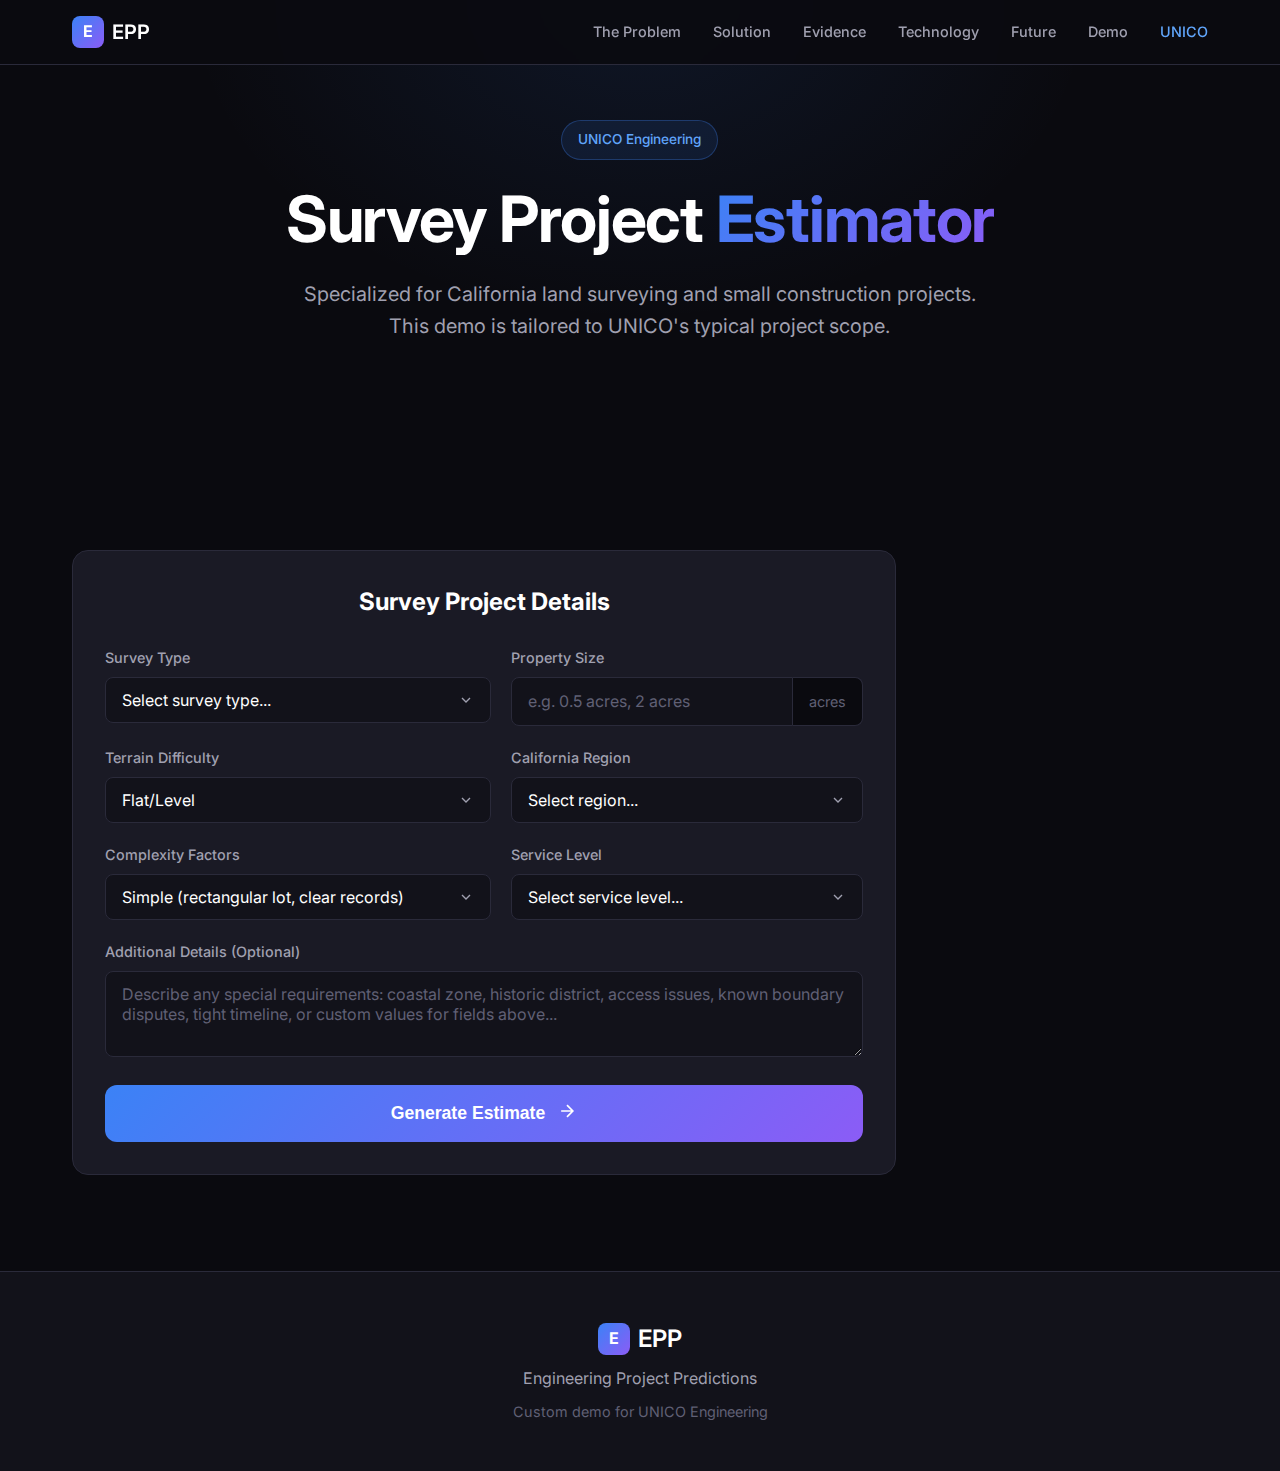
<file: demo-unico.html>
<!DOCTYPE html>
<html lang="en">
<head>
    <meta charset="UTF-8">
    <meta name="viewport" content="width=device-width, initial-scale=1.0">
    <title>EPP | UNICO Engineering Demo</title>
    <link rel="stylesheet" href="css/style.css">
    <link rel="stylesheet" href="css/mobile.css">
    <link rel="stylesheet" href="css/demo.css">
    <link rel="preconnect" href="https://fonts.googleapis.com">
    <link rel="preconnect" href="https://fonts.gstatic.com" crossorigin>
    <link href="https://fonts.googleapis.com/css2?family=Inter:wght@300;400;500;600;700&display=swap" rel="stylesheet">
</head>
<body>
    <!-- Navigation -->
    <nav class="nav">
        <div class="nav-container">
            <a href="index.html" class="nav-brand">
                <span class="brand-icon">E</span>
                <span class="brand-text">EPP</span>
            </a>
            <div class="nav-links">
                <a href="index.html#problem">The Problem</a>
                <a href="index.html#solution">Solution</a>
                <a href="index.html#evidence">Evidence</a>
                <a href="technology.html">Technology</a>
                <a href="index.html#future">Future</a>
                <a href="demo.html">Demo</a>
                <a href="unico.html" class="active">UNICO</a>
            </div>
        </div>
    </nav>

    <!-- Demo Hero -->
    <section class="hero pricing-hero">
        <div class="hero-content">
            <div class="hero-badge">UNICO Engineering</div>
            <h1>Survey Project <span class="gradient-text">Estimator</span></h1>
            <p class="hero-subtitle">
                Specialized for California land surveying and small construction projects.
                This demo is tailored to UNICO's typical project scope.
            </p>
        </div>
    </section>

    <!-- Demo Section -->
    <section class="section">
        <div class="container">
            <div class="demo-container">
                <!-- Input Form -->
                <div class="demo-form-section">
                    <h2>Survey Project Details</h2>
                    <form id="demo-form" class="demo-form">
                        <!-- Survey Type -->
                        <div class="form-group">
                            <label for="project-type">Survey Type</label>
                            <select id="project-type" required>
                                <option value="">Select survey type...</option>
                                <option value="Boundary Survey (Simple/Flat Lot)">Boundary Survey (Simple/Flat Lot)</option>
                                <option value="Boundary Survey (Complex/Hillside)">Boundary Survey (Complex/Hillside)</option>
                                <option value="Topographic Survey">Topographic Survey</option>
                                <option value="ALTA/NSPS Survey">ALTA/NSPS Survey</option>
                                <option value="Construction Staking Survey">Construction Staking Survey</option>
                                <option value="As-Built Survey">As-Built Survey</option>
                                <option value="Subdivision Survey">Subdivision Survey</option>
                                <option value="3D Site Scanning">3D Site Scanning</option>
                                <option value="Construction Project Management">Construction Project Management</option>
                                <option value="custom">Other (specify in description)</option>
                            </select>
                        </div>

                        <!-- Property Size -->
                        <div class="form-group">
                            <label for="square-footage">Property Size</label>
                            <div class="input-with-unit">
                                <input type="text" id="square-footage" placeholder="e.g. 0.5 acres, 2 acres" required>
                                <span class="unit">acres</span>
                            </div>
                        </div>

                        <!-- Terrain Type -->
                        <div class="form-group">
                            <label for="floors">Terrain Difficulty</label>
                            <select id="floors">
                                <option value="Flat/Level">Flat/Level</option>
                                <option value="Light Slope/Vegetation">Light Slope/Vegetation</option>
                                <option value="Hillside/Steep">Hillside/Steep</option>
                                <option value="Dense Vegetation">Dense Vegetation</option>
                                <option value="Wetlands/Water Features">Wetlands/Water Features</option>
                                <option value="custom">Other (specify in description)</option>
                            </select>
                        </div>

                        <!-- California Location -->
                        <div class="form-group">
                            <label for="location">California Region</label>
                            <select id="location" required>
                                <option value="">Select region...</option>
                                <option value="San Francisco Bay Area">San Francisco Bay Area</option>
                                <option value="Los Angeles Basin">Los Angeles Basin</option>
                                <option value="San Jose / Silicon Valley">San Jose / Silicon Valley</option>
                                <option value="Sacramento / Folsom">Sacramento / Folsom</option>
                                <option value="San Diego">San Diego</option>
                                <option value="Central Valley">Central Valley</option>
                                <option value="Rural / Remote California">Rural / Remote California</option>
                                <option value="custom">Other (specify in description)</option>
                            </select>
                        </div>

                        <!-- Complexity Factors -->
                        <div class="form-group">
                            <label for="contract-type">Complexity Factors</label>
                            <select id="contract-type">
                                <option value="Simple (rectangular lot, clear records)">Simple (rectangular lot, clear records)</option>
                                <option value="Moderate (irregular boundaries)">Moderate (irregular boundaries)</option>
                                <option value="Complex (easements/encroachments)">Complex (easements/encroachments)</option>
                                <option value="Very Complex (disputes/historical research)">Very Complex (disputes/historical research)</option>
                                <option value="Rush Job (<1 week turnaround)">Rush Job (&lt;1 week turnaround)</option>
                                <option value="custom">Other (specify in description)</option>
                            </select>
                        </div>

                        <!-- Service Level -->
                        <div class="form-group">
                            <label for="construction-class">Service Level</label>
                            <select id="construction-class">
                                <option value="">Select service level...</option>
                                <option value="Basic (field work + simple plat)">Basic (field work + simple plat)</option>
                                <option value="Standard (detailed plat + records)">Standard (detailed plat + records)</option>
                                <option value="Enhanced (CAD deliverables)">Enhanced (CAD deliverables)</option>
                                <option value="Premium (full report + 3D model)">Premium (full report + 3D model)</option>
                                <option value="Comprehensive (legal exhibit ready)">Comprehensive (legal exhibit ready)</option>
                                <option value="custom">Other (specify in description)</option>
                            </select>
                        </div>

                        <!-- Project Description -->
                        <div class="form-group full-width">
                            <label for="description">Additional Details (Optional)</label>
                            <textarea id="description" rows="3" placeholder="Describe any special requirements: coastal zone, historic district, access issues, known boundary disputes, tight timeline, or custom values for fields above..."></textarea>
                        </div>

                        <!-- Submit Button -->
                        <div class="form-group full-width">
                            <button type="submit" class="demo-submit-btn" id="submit-btn">
                                <span class="btn-text">Generate Estimate</span>
                                <span class="btn-icon">
                                    <svg viewBox="0 0 24 24" fill="none" stroke="currentColor" stroke-width="2">
                                        <path d="M5 12h14M12 5l7 7-7 7"/>
                                    </svg>
                                </span>
                            </button>
                        </div>
                    </form>
                </div>

                <!-- Results Section (hidden until prediction) -->
                <div class="demo-results-section hidden" id="results-section">
                    <h2>Prediction Results</h2>

                    <!-- Loading State -->
                    <div class="loading-state" id="loading-state">
                        <div class="loading-spinner"></div>
                        <p>Analyzing project parameters...</p>
                    </div>

                    <!-- Results Content -->
                    <div class="results-content hidden" id="results-content">
                        <!-- Cost Prediction -->
                        <div class="prediction-card">
                            <div class="prediction-header">
                                <div class="prediction-icon cost">
                                    <svg viewBox="0 0 24 24" fill="none" stroke="currentColor" stroke-width="2">
                                        <line x1="12" y1="1" x2="12" y2="23"/>
                                        <path d="M17 5H9.5a3.5 3.5 0 0 0 0 7h5a3.5 3.5 0 0 1 0 7H6"/>
                                    </svg>
                                </div>
                                <h3>Estimated Cost</h3>
                            </div>
                            <div class="prediction-main">
                                <span class="prediction-value" id="cost-estimate">$0</span>
                            </div>
                            <div class="confidence-intervals">
                                <div class="interval">
                                    <span class="interval-label">P10 (Optimistic)</span>
                                    <span class="interval-value" id="cost-p10">$0</span>
                                </div>
                                <div class="interval primary">
                                    <span class="interval-label">P50 (Most Likely)</span>
                                    <span class="interval-value" id="cost-p50">$0</span>
                                </div>
                                <div class="interval">
                                    <span class="interval-label">P90 (Conservative)</span>
                                    <span class="interval-value" id="cost-p90">$0</span>
                                </div>
                            </div>
                        </div>

                        <!-- Duration Prediction -->
                        <div class="prediction-card">
                            <div class="prediction-header">
                                <div class="prediction-icon duration">
                                    <svg viewBox="0 0 24 24" fill="none" stroke="currentColor" stroke-width="2">
                                        <circle cx="12" cy="12" r="10"/>
                                        <polyline points="12 6 12 12 16 14"/>
                                    </svg>
                                </div>
                                <h3>Estimated Duration</h3>
                            </div>
                            <div class="prediction-main">
                                <span class="prediction-value" id="duration-estimate">0 days</span>
                            </div>
                            <div class="confidence-intervals">
                                <div class="interval">
                                    <span class="interval-label">P10 (Optimistic)</span>
                                    <span class="interval-value" id="duration-p10">0 days</span>
                                </div>
                                <div class="interval primary">
                                    <span class="interval-label">P50 (Most Likely)</span>
                                    <span class="interval-value" id="duration-p50">0 days</span>
                                </div>
                                <div class="interval">
                                    <span class="interval-label">P90 (Conservative)</span>
                                    <span class="interval-value" id="duration-p90">0 days</span>
                                </div>
                            </div>
                        </div>

                        <!-- Cost Breakdown Chart -->
                        <div class="chart-card">
                            <h3>Cost Breakdown</h3>
                            <div class="breakdown-chart" id="breakdown-chart">
                                <div class="breakdown-item">
                                    <span class="breakdown-label">Labor</span>
                                    <div class="breakdown-bar-container">
                                        <div class="breakdown-bar labor" id="bar-labor" style="width: 0%"></div>
                                    </div>
                                    <span class="breakdown-value" id="val-labor">0%</span>
                                </div>
                                <div class="breakdown-item">
                                    <span class="breakdown-label">Materials</span>
                                    <div class="breakdown-bar-container">
                                        <div class="breakdown-bar materials" id="bar-materials" style="width: 0%"></div>
                                    </div>
                                    <span class="breakdown-value" id="val-materials">0%</span>
                                </div>
                                <div class="breakdown-item">
                                    <span class="breakdown-label">Equipment</span>
                                    <div class="breakdown-bar-container">
                                        <div class="breakdown-bar equipment" id="bar-equipment" style="width: 0%"></div>
                                    </div>
                                    <span class="breakdown-value" id="val-equipment">0%</span>
                                </div>
                                <div class="breakdown-item">
                                    <span class="breakdown-label">Overhead</span>
                                    <div class="breakdown-bar-container">
                                        <div class="breakdown-bar overhead" id="bar-overhead" style="width: 0%"></div>
                                    </div>
                                    <span class="breakdown-value" id="val-overhead">0%</span>
                                </div>
                                <div class="breakdown-item">
                                    <span class="breakdown-label">Contingency</span>
                                    <div class="breakdown-bar-container">
                                        <div class="breakdown-bar contingency" id="bar-contingency" style="width: 0%"></div>
                                    </div>
                                    <span class="breakdown-value" id="val-contingency">0%</span>
                                </div>
                            </div>
                        </div>

                        <!-- Risk Factors -->
                        <div class="risks-card">
                            <h3>Risk Factors</h3>
                            <div class="risks-list" id="risks-list">
                                <!-- Populated by JS -->
                            </div>
                        </div>

                        <!-- AI Analysis -->
                        <div class="analysis-card">
                            <h3>AI Analysis</h3>
                            <div class="analysis-content" id="analysis-content">
                                <!-- Populated by JS -->
                            </div>
                        </div>

                        <!-- Disclaimer -->
                        <div class="demo-disclaimer">
                            <strong>Note:</strong> This is a demonstration using California survey industry data. Production EPP models are trained on UNICO's historical data for significantly higher accuracy.
                        </div>

                        <!-- Try Again -->
                        <button class="try-again-btn" id="try-again-btn">
                            <svg viewBox="0 0 24 24" fill="none" stroke="currentColor" stroke-width="2">
                                <path d="M1 4v6h6M23 20v-6h-6"/>
                                <path d="M20.49 9A9 9 0 0 0 5.64 5.64L1 10m22 4l-4.64 4.36A9 9 0 0 1 3.51 15"/>
                            </svg>
                            New Estimate
                        </button>
                    </div>
                </div>
            </div>
        </div>
    </section>

    <!-- Footer -->
    <footer class="footer">
        <div class="container">
            <div class="footer-content">
                <div class="footer-brand">
                    <span class="brand-icon">E</span>
                    <span class="brand-text">EPP</span>
                </div>
                <p class="footer-tagline">Engineering Project Predictions</p>
                <p class="footer-copy">Custom demo for UNICO Engineering</p>
            </div>
        </div>
    </footer>

    <script src="js/mobile-nav.js"></script>
    <script src="js/demo-unico.js"></script>
</body>
</html>
</file>
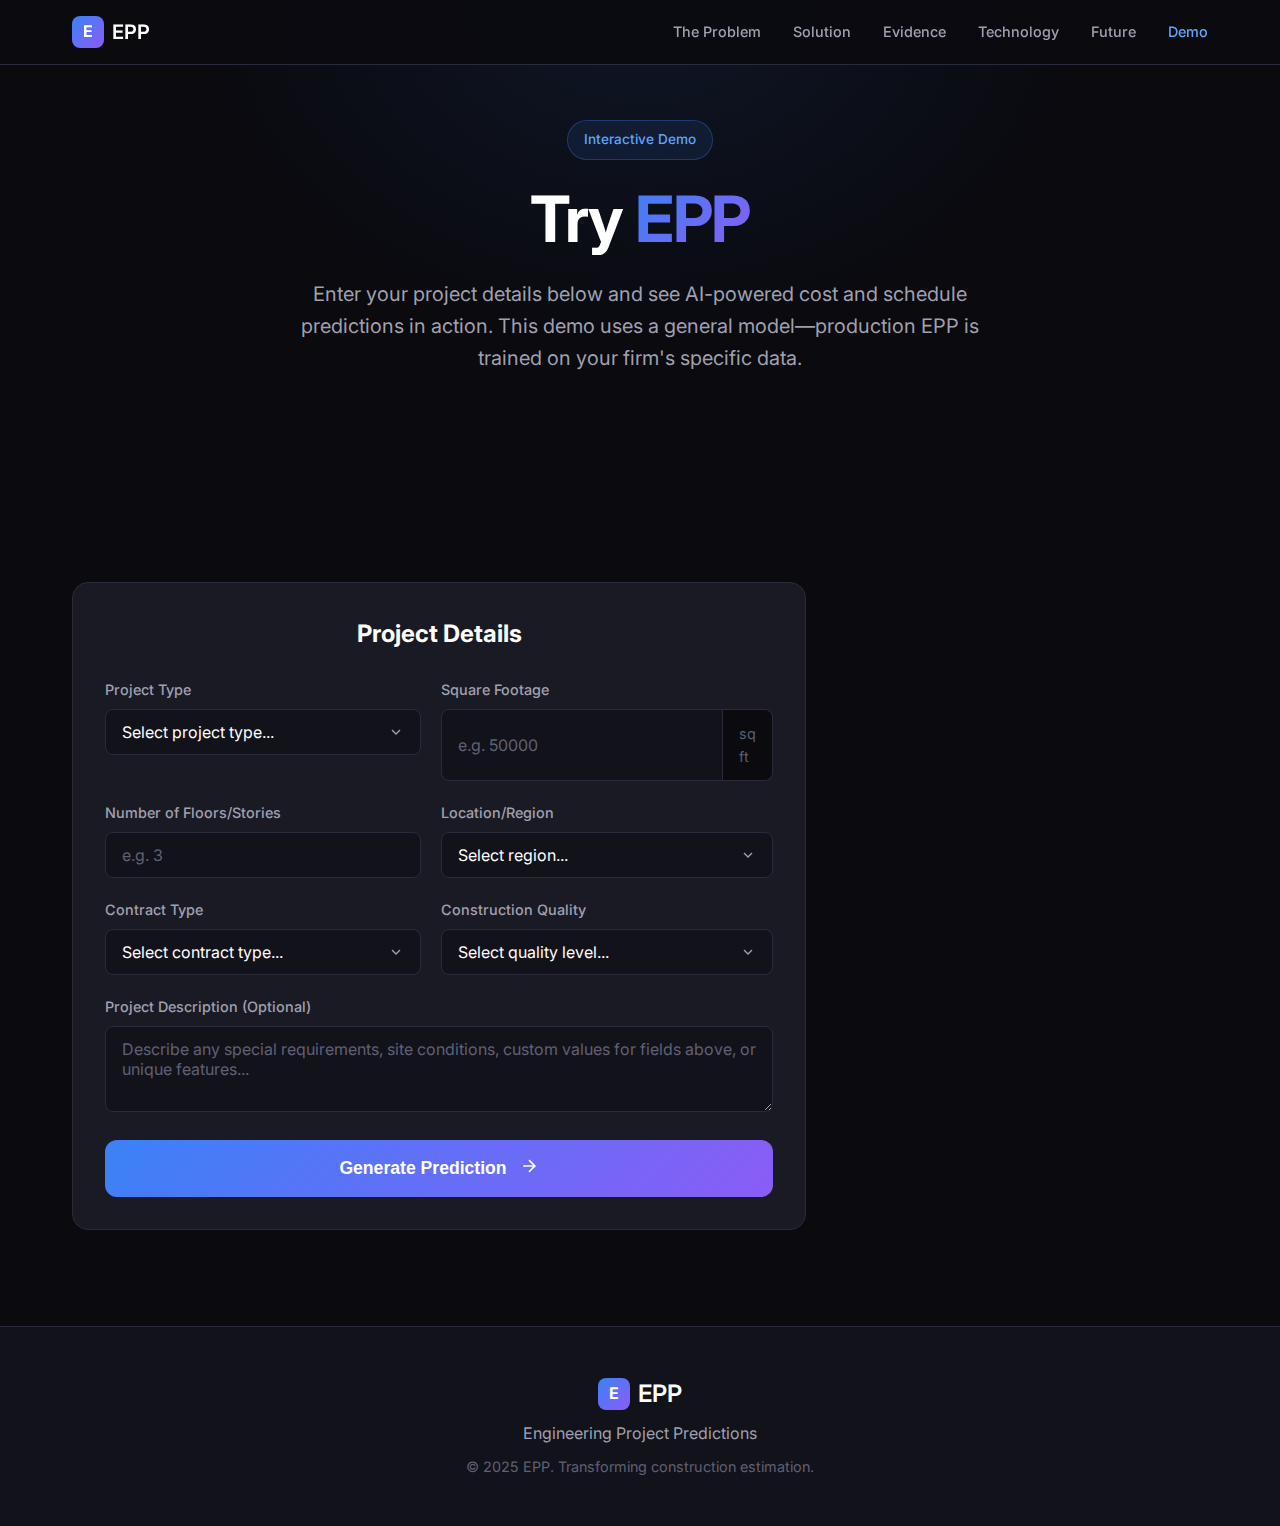
<file: demo.html>
<!DOCTYPE html>
<html lang="en">
<head>
    <meta charset="UTF-8">
    <meta name="viewport" content="width=device-width, initial-scale=1.0">
    <title>EPP | Live Demo</title>
    <link rel="stylesheet" href="css/style.css">
    <link rel="stylesheet" href="css/mobile.css">
    <link rel="stylesheet" href="css/demo.css">
    <link rel="preconnect" href="https://fonts.googleapis.com">
    <link rel="preconnect" href="https://fonts.gstatic.com" crossorigin>
    <link href="https://fonts.googleapis.com/css2?family=Inter:wght@300;400;500;600;700&display=swap" rel="stylesheet">
</head>
<body>
    <!-- Navigation -->
    <nav class="nav">
        <div class="nav-container">
            <a href="index.html" class="nav-brand">
                <span class="brand-icon">E</span>
                <span class="brand-text">EPP</span>
            </a>
            <div class="nav-links">
                <a href="index.html#problem">The Problem</a>
                <a href="index.html#solution">Solution</a>
                <a href="index.html#evidence">Evidence</a>
                <a href="technology.html">Technology</a>
                <a href="index.html#future">Future</a>
                <a href="demo.html" class="active">Demo</a>
            </div>
        </div>
    </nav>

    <!-- Demo Hero -->
    <section class="hero pricing-hero">
        <div class="hero-content">
            <div class="hero-badge">Interactive Demo</div>
            <h1>Try <span class="gradient-text">EPP</span></h1>
            <p class="hero-subtitle">
                Enter your project details below and see AI-powered cost and schedule predictions in action.
                This demo uses a general model—production EPP is trained on your firm's specific data.
            </p>
        </div>
    </section>

    <!-- Demo Section -->
    <section class="section">
        <div class="container">
            <div class="demo-container">
                <!-- Input Form -->
                <div class="demo-form-section">
                    <h2>Project Details</h2>
                    <form id="demo-form" class="demo-form">
                        <!-- Project Type -->
                        <div class="form-group">
                            <label for="project-type">Project Type</label>
                            <select id="project-type" required>
                                <option value="">Select project type...</option>
                                <option value="Commercial Office Building">Commercial Office Building</option>
                                <option value="Retail/Shopping Center">Retail/Shopping Center</option>
                                <option value="Industrial/Warehouse">Industrial/Warehouse</option>
                                <option value="Residential Multi-Family">Residential Multi-Family</option>
                                <option value="Residential Single-Family">Residential Single-Family</option>
                                <option value="Healthcare/Medical">Healthcare/Medical</option>
                                <option value="Education (K-12/University)">Education (K-12/University)</option>
                                <option value="Hospitality/Hotel">Hospitality/Hotel</option>
                                <option value="Infrastructure - Road/Highway">Infrastructure - Road/Highway</option>
                                <option value="Infrastructure - Bridge">Infrastructure - Bridge</option>
                                <option value="Infrastructure - Utility">Infrastructure - Utility</option>
                                <option value="Renovation/Tenant Improvement">Renovation/Tenant Improvement</option>
                                <option value="custom">Other (specify in description)</option>
                            </select>
                        </div>

                        <!-- Square Footage -->
                        <div class="form-group">
                            <label for="square-footage">Square Footage</label>
                            <div class="input-with-unit">
                                <input type="text" id="square-footage" placeholder="e.g. 50000" required>
                                <span class="unit">sq ft</span>
                            </div>
                        </div>

                        <!-- Number of Floors -->
                        <div class="form-group">
                            <label for="floors">Number of Floors/Stories</label>
                            <input type="text" id="floors" placeholder="e.g. 3">
                        </div>

                        <!-- Location -->
                        <div class="form-group">
                            <label for="location">Location/Region</label>
                            <select id="location" required>
                                <option value="">Select region...</option>
                                <option value="San Francisco Bay Area">San Francisco Bay Area</option>
                                <option value="Los Angeles">Los Angeles</option>
                                <option value="New York City">New York City</option>
                                <option value="Northeast US (Boston, DC)">Northeast US (Boston, DC)</option>
                                <option value="Southeast US (Atlanta, Miami)">Southeast US (Atlanta, Miami)</option>
                                <option value="Midwest US (Chicago, Detroit)">Midwest US (Chicago, Detroit)</option>
                                <option value="Southwest US (Phoenix, Denver)">Southwest US (Phoenix, Denver)</option>
                                <option value="West Coast (Seattle, Portland)">West Coast (Seattle, Portland)</option>
                                <option value="Mountain West (Colorado, Utah)">Mountain West (Colorado, Utah)</option>
                                <option value="custom">Other (specify in description)</option>
                            </select>
                        </div>

                        <!-- Contract Type -->
                        <div class="form-group">
                            <label for="contract-type">Contract Type</label>
                            <select id="contract-type">
                                <option value="">Select contract type...</option>
                                <option value="Lump Sum / Fixed Price">Lump Sum / Fixed Price</option>
                                <option value="Cost Plus">Cost Plus</option>
                                <option value="Guaranteed Maximum Price (GMP)">Guaranteed Maximum Price (GMP)</option>
                                <option value="Time & Materials">Time & Materials</option>
                                <option value="Design-Build">Design-Build</option>
                                <option value="custom">Other (specify in description)</option>
                            </select>
                        </div>

                        <!-- Construction Class -->
                        <div class="form-group">
                            <label for="construction-class">Construction Quality</label>
                            <select id="construction-class">
                                <option value="">Select quality level...</option>
                                <option value="Economy / Basic">Economy / Basic</option>
                                <option value="Standard / Average">Standard / Average</option>
                                <option value="Above Average">Above Average</option>
                                <option value="Premium / High-End">Premium / High-End</option>
                                <option value="Luxury / Class A">Luxury / Class A</option>
                                <option value="custom">Other (specify in description)</option>
                            </select>
                        </div>

                        <!-- Project Description -->
                        <div class="form-group full-width">
                            <label for="description">Project Description (Optional)</label>
                            <textarea id="description" rows="3" placeholder="Describe any special requirements, site conditions, custom values for fields above, or unique features..."></textarea>
                        </div>

                        <!-- Submit Button -->
                        <div class="form-group full-width">
                            <button type="submit" class="demo-submit-btn" id="submit-btn">
                                <span class="btn-text">Generate Prediction</span>
                                <span class="btn-icon">
                                    <svg viewBox="0 0 24 24" fill="none" stroke="currentColor" stroke-width="2">
                                        <path d="M5 12h14M12 5l7 7-7 7"/>
                                    </svg>
                                </span>
                            </button>
                        </div>
                    </form>
                </div>

                <!-- Results Section (hidden until prediction) -->
                <div class="demo-results-section hidden" id="results-section">
                    <h2>Prediction Results</h2>

                    <!-- Loading State -->
                    <div class="loading-state" id="loading-state">
                        <div class="loading-spinner"></div>
                        <p>Analyzing project parameters...</p>
                    </div>

                    <!-- Results Content -->
                    <div class="results-content hidden" id="results-content">
                        <!-- Cost Prediction -->
                        <div class="prediction-card">
                            <div class="prediction-header">
                                <div class="prediction-icon cost">
                                    <svg viewBox="0 0 24 24" fill="none" stroke="currentColor" stroke-width="2">
                                        <line x1="12" y1="1" x2="12" y2="23"/>
                                        <path d="M17 5H9.5a3.5 3.5 0 0 0 0 7h5a3.5 3.5 0 0 1 0 7H6"/>
                                    </svg>
                                </div>
                                <h3>Estimated Cost</h3>
                            </div>
                            <div class="prediction-main">
                                <span class="prediction-value" id="cost-estimate">$0</span>
                            </div>
                            <div class="confidence-intervals">
                                <div class="interval">
                                    <span class="interval-label">P10 (Optimistic)</span>
                                    <span class="interval-value" id="cost-p10">$0</span>
                                </div>
                                <div class="interval primary">
                                    <span class="interval-label">P50 (Most Likely)</span>
                                    <span class="interval-value" id="cost-p50">$0</span>
                                </div>
                                <div class="interval">
                                    <span class="interval-label">P90 (Conservative)</span>
                                    <span class="interval-value" id="cost-p90">$0</span>
                                </div>
                            </div>
                        </div>

                        <!-- Duration Prediction -->
                        <div class="prediction-card">
                            <div class="prediction-header">
                                <div class="prediction-icon duration">
                                    <svg viewBox="0 0 24 24" fill="none" stroke="currentColor" stroke-width="2">
                                        <circle cx="12" cy="12" r="10"/>
                                        <polyline points="12 6 12 12 16 14"/>
                                    </svg>
                                </div>
                                <h3>Estimated Duration</h3>
                            </div>
                            <div class="prediction-main">
                                <span class="prediction-value" id="duration-estimate">0 months</span>
                            </div>
                            <div class="confidence-intervals">
                                <div class="interval">
                                    <span class="interval-label">P10 (Optimistic)</span>
                                    <span class="interval-value" id="duration-p10">0 mo</span>
                                </div>
                                <div class="interval primary">
                                    <span class="interval-label">P50 (Most Likely)</span>
                                    <span class="interval-value" id="duration-p50">0 mo</span>
                                </div>
                                <div class="interval">
                                    <span class="interval-label">P90 (Conservative)</span>
                                    <span class="interval-value" id="duration-p90">0 mo</span>
                                </div>
                            </div>
                        </div>

                        <!-- Cost Breakdown Chart -->
                        <div class="chart-card">
                            <h3>Cost Breakdown</h3>
                            <div class="breakdown-chart" id="breakdown-chart">
                                <div class="breakdown-item">
                                    <span class="breakdown-label">Labor</span>
                                    <div class="breakdown-bar-container">
                                        <div class="breakdown-bar labor" id="bar-labor" style="width: 0%"></div>
                                    </div>
                                    <span class="breakdown-value" id="val-labor">0%</span>
                                </div>
                                <div class="breakdown-item">
                                    <span class="breakdown-label">Materials</span>
                                    <div class="breakdown-bar-container">
                                        <div class="breakdown-bar materials" id="bar-materials" style="width: 0%"></div>
                                    </div>
                                    <span class="breakdown-value" id="val-materials">0%</span>
                                </div>
                                <div class="breakdown-item">
                                    <span class="breakdown-label">Equipment</span>
                                    <div class="breakdown-bar-container">
                                        <div class="breakdown-bar equipment" id="bar-equipment" style="width: 0%"></div>
                                    </div>
                                    <span class="breakdown-value" id="val-equipment">0%</span>
                                </div>
                                <div class="breakdown-item">
                                    <span class="breakdown-label">Overhead</span>
                                    <div class="breakdown-bar-container">
                                        <div class="breakdown-bar overhead" id="bar-overhead" style="width: 0%"></div>
                                    </div>
                                    <span class="breakdown-value" id="val-overhead">0%</span>
                                </div>
                                <div class="breakdown-item">
                                    <span class="breakdown-label">Contingency</span>
                                    <div class="breakdown-bar-container">
                                        <div class="breakdown-bar contingency" id="bar-contingency" style="width: 0%"></div>
                                    </div>
                                    <span class="breakdown-value" id="val-contingency">0%</span>
                                </div>
                            </div>
                        </div>

                        <!-- Risk Factors -->
                        <div class="risks-card">
                            <h3>Risk Factors</h3>
                            <div class="risks-list" id="risks-list">
                                <!-- Populated by JS -->
                            </div>
                        </div>

                        <!-- AI Analysis -->
                        <div class="analysis-card">
                            <h3>AI Analysis</h3>
                            <div class="analysis-content" id="analysis-content">
                                <!-- Populated by JS -->
                            </div>
                        </div>

                        <!-- Disclaimer -->
                        <div class="demo-disclaimer">
                            <strong>Note:</strong> This is a demonstration using general industry data. Production EPP models are trained on your firm's historical data for significantly higher accuracy.
                        </div>

                        <!-- Try Again -->
                        <button class="try-again-btn" id="try-again-btn">
                            <svg viewBox="0 0 24 24" fill="none" stroke="currentColor" stroke-width="2">
                                <path d="M1 4v6h6M23 20v-6h-6"/>
                                <path d="M20.49 9A9 9 0 0 0 5.64 5.64L1 10m22 4l-4.64 4.36A9 9 0 0 1 3.51 15"/>
                            </svg>
                            New Prediction
                        </button>
                    </div>
                </div>
            </div>
        </div>
    </section>

    <!-- Footer -->
    <footer class="footer">
        <div class="container">
            <div class="footer-content">
                <div class="footer-brand">
                    <span class="brand-icon">E</span>
                    <span class="brand-text">EPP</span>
                </div>
                <p class="footer-tagline">Engineering Project Predictions</p>
                <p class="footer-copy">© 2025 EPP. Transforming construction estimation.</p>
            </div>
        </div>
    </footer>

    <script src="js/mobile-nav.js"></script>
    <script src="js/demo.js"></script>
</body>
</html>
</file>
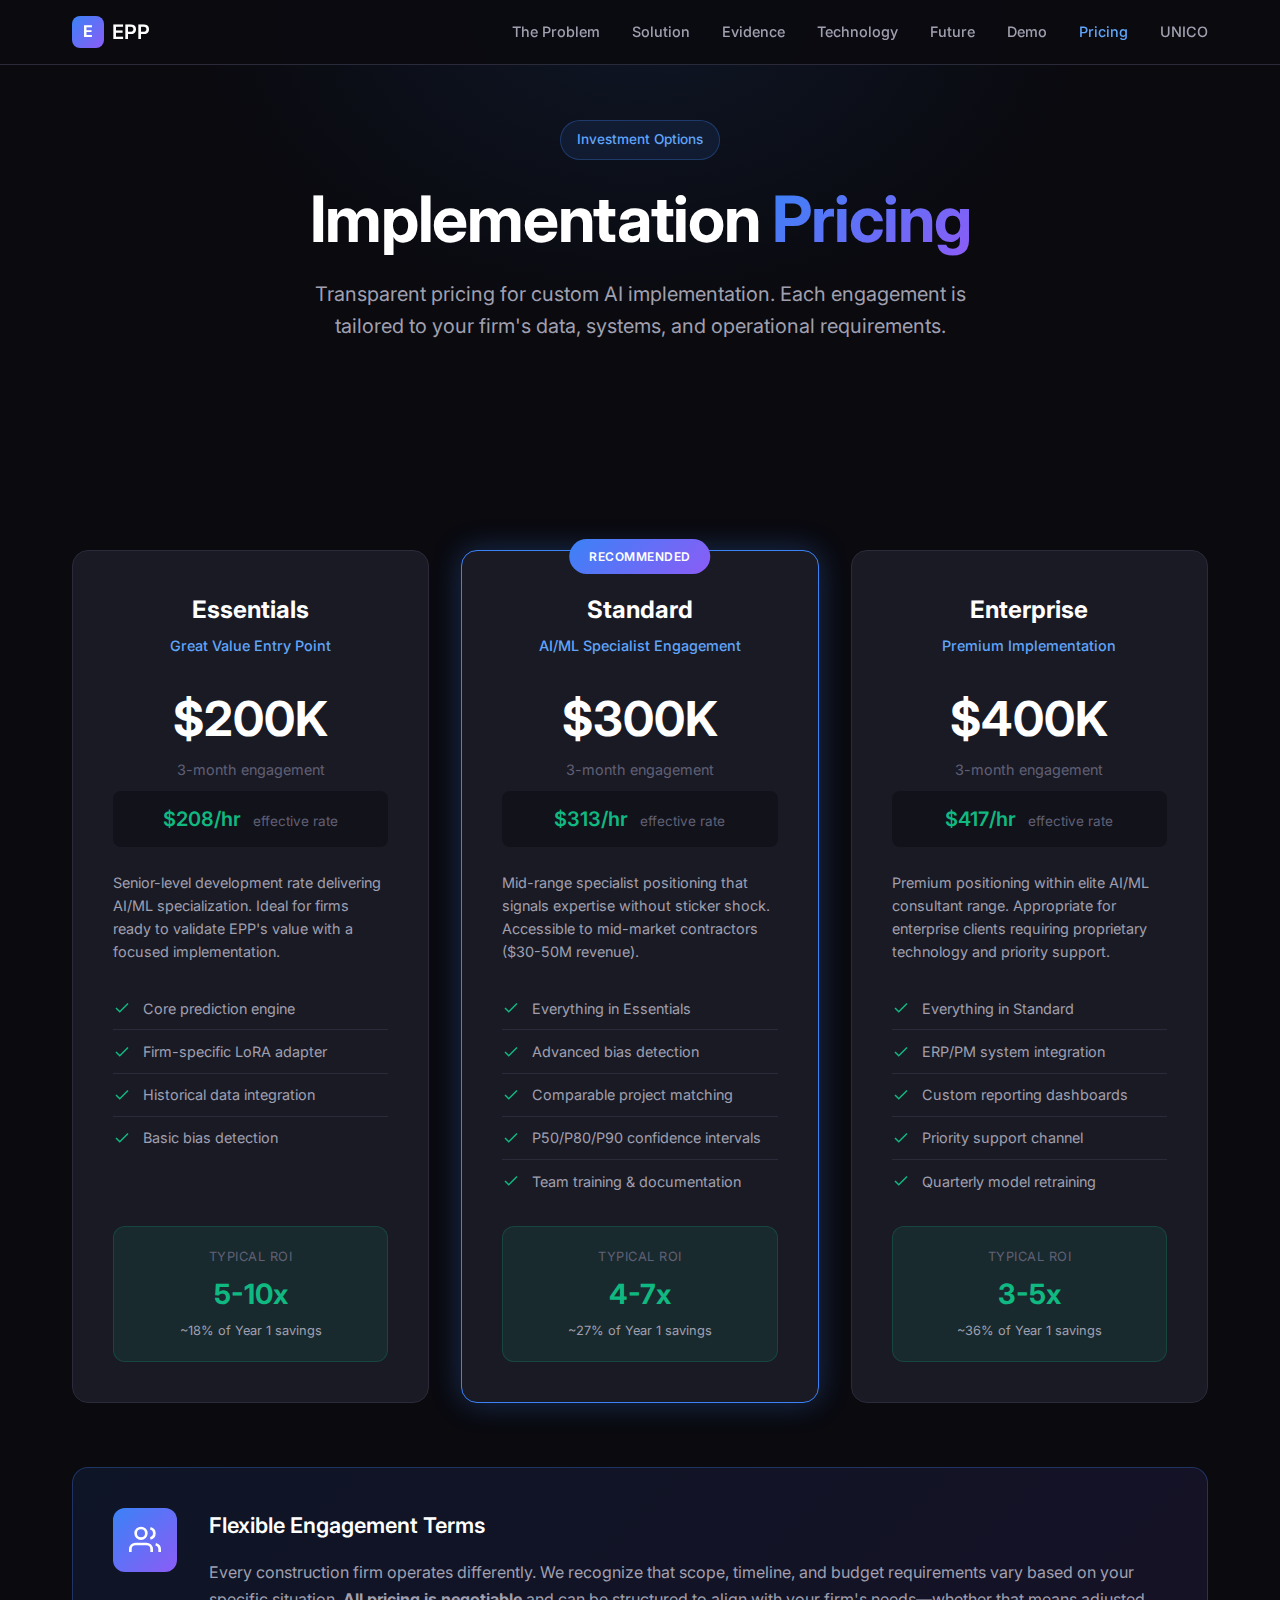
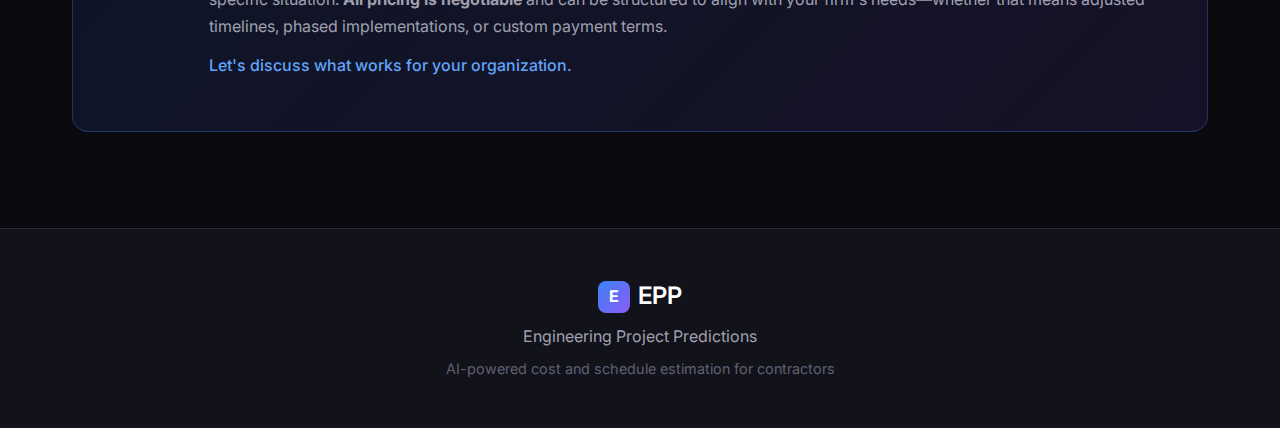
<file: pricing.html>
<!DOCTYPE html>
<html lang="en">
<head>
    <meta charset="UTF-8">
    <meta name="viewport" content="width=device-width, initial-scale=1.0">
    <title>EPP | Pricing</title>
    <link rel="stylesheet" href="css/style.css">
    <link rel="stylesheet" href="css/mobile.css">
    <link rel="preconnect" href="https://fonts.googleapis.com">
    <link rel="preconnect" href="https://fonts.gstatic.com" crossorigin>
    <link href="https://fonts.googleapis.com/css2?family=Inter:wght@300;400;500;600;700&display=swap" rel="stylesheet">
</head>
<body>
    <!-- Navigation -->
    <nav class="nav">
        <div class="nav-container">
            <a href="index.html" class="nav-brand">
                <span class="brand-icon">E</span>
                <span class="brand-text">EPP</span>
            </a>
            <div class="nav-links">
                <a href="index.html#problem">The Problem</a>
                <a href="index.html#solution">Solution</a>
                <a href="index.html#evidence">Evidence</a>
                <a href="technology.html">Technology</a>
                <a href="index.html#future">Future</a>
                <a href="demo.html">Demo</a>
                <a href="pricing.html" class="active">Pricing</a>
                <a href="unico.html">UNICO</a>
            </div>
        </div>
    </nav>

    <!-- Pricing Hero -->
    <section class="hero pricing-hero">
        <div class="hero-content">
            <div class="hero-badge">Investment Options</div>
            <h1>Implementation <span class="gradient-text">Pricing</span></h1>
            <p class="hero-subtitle">
                Transparent pricing for custom AI implementation.
                Each engagement is tailored to your firm's data, systems, and operational requirements.
            </p>
        </div>
    </section>

    <!-- Pricing Tiers -->
    <section class="section">
        <div class="container">
            <div class="pricing-grid">
                <!-- Essentials Tier -->
                <div class="pricing-card">
                    <div class="pricing-header">
                        <h3>Essentials</h3>
                        <p class="pricing-tagline">Great Value Entry Point</p>
                    </div>
                    <div class="pricing-amount">
                        <span class="price">$200K</span>
                        <span class="period">3-month engagement</span>
                    </div>
                    <div class="pricing-rate">
                        <span class="rate-value">$208/hr</span>
                        <span class="rate-context">effective rate</span>
                    </div>
                    <div class="pricing-description">
                        <p>Senior-level development rate delivering AI/ML specialization. Ideal for firms ready to validate EPP's value with a focused implementation.</p>
                    </div>
                    <ul class="pricing-features">
                        <li>
                            <svg viewBox="0 0 24 24" fill="none" stroke="currentColor" stroke-width="2">
                                <polyline points="20 6 9 17 4 12"/>
                            </svg>
                            Core prediction engine
                        </li>
                        <li>
                            <svg viewBox="0 0 24 24" fill="none" stroke="currentColor" stroke-width="2">
                                <polyline points="20 6 9 17 4 12"/>
                            </svg>
                            Firm-specific LoRA adapter
                        </li>
                        <li>
                            <svg viewBox="0 0 24 24" fill="none" stroke="currentColor" stroke-width="2">
                                <polyline points="20 6 9 17 4 12"/>
                            </svg>
                            Historical data integration
                        </li>
                        <li>
                            <svg viewBox="0 0 24 24" fill="none" stroke="currentColor" stroke-width="2">
                                <polyline points="20 6 9 17 4 12"/>
                            </svg>
                            Basic bias detection
                        </li>
                    </ul>
                    <div class="pricing-roi">
                        <span class="roi-label">Typical ROI</span>
                        <span class="roi-value">5-10x</span>
                        <span class="roi-note">~18% of Year 1 savings</span>
                    </div>
                </div>

                <!-- Standard Tier -->
                <div class="pricing-card featured">
                    <div class="pricing-badge">Recommended</div>
                    <div class="pricing-header">
                        <h3>Standard</h3>
                        <p class="pricing-tagline">AI/ML Specialist Engagement</p>
                    </div>
                    <div class="pricing-amount">
                        <span class="price">$300K</span>
                        <span class="period">3-month engagement</span>
                    </div>
                    <div class="pricing-rate">
                        <span class="rate-value">$313/hr</span>
                        <span class="rate-context">effective rate</span>
                    </div>
                    <div class="pricing-description">
                        <p>Mid-range specialist positioning that signals expertise without sticker shock. Accessible to mid-market contractors ($30-50M revenue).</p>
                    </div>
                    <ul class="pricing-features">
                        <li>
                            <svg viewBox="0 0 24 24" fill="none" stroke="currentColor" stroke-width="2">
                                <polyline points="20 6 9 17 4 12"/>
                            </svg>
                            Everything in Essentials
                        </li>
                        <li>
                            <svg viewBox="0 0 24 24" fill="none" stroke="currentColor" stroke-width="2">
                                <polyline points="20 6 9 17 4 12"/>
                            </svg>
                            Advanced bias detection
                        </li>
                        <li>
                            <svg viewBox="0 0 24 24" fill="none" stroke="currentColor" stroke-width="2">
                                <polyline points="20 6 9 17 4 12"/>
                            </svg>
                            Comparable project matching
                        </li>
                        <li>
                            <svg viewBox="0 0 24 24" fill="none" stroke="currentColor" stroke-width="2">
                                <polyline points="20 6 9 17 4 12"/>
                            </svg>
                            P50/P80/P90 confidence intervals
                        </li>
                        <li>
                            <svg viewBox="0 0 24 24" fill="none" stroke="currentColor" stroke-width="2">
                                <polyline points="20 6 9 17 4 12"/>
                            </svg>
                            Team training & documentation
                        </li>
                    </ul>
                    <div class="pricing-roi">
                        <span class="roi-label">Typical ROI</span>
                        <span class="roi-value">4-7x</span>
                        <span class="roi-note">~27% of Year 1 savings</span>
                    </div>
                </div>

                <!-- Enterprise Tier -->
                <div class="pricing-card">
                    <div class="pricing-header">
                        <h3>Enterprise</h3>
                        <p class="pricing-tagline">Premium Implementation</p>
                    </div>
                    <div class="pricing-amount">
                        <span class="price">$400K</span>
                        <span class="period">3-month engagement</span>
                    </div>
                    <div class="pricing-rate">
                        <span class="rate-value">$417/hr</span>
                        <span class="rate-context">effective rate</span>
                    </div>
                    <div class="pricing-description">
                        <p>Premium positioning within elite AI/ML consultant range. Appropriate for enterprise clients requiring proprietary technology and priority support.</p>
                    </div>
                    <ul class="pricing-features">
                        <li>
                            <svg viewBox="0 0 24 24" fill="none" stroke="currentColor" stroke-width="2">
                                <polyline points="20 6 9 17 4 12"/>
                            </svg>
                            Everything in Standard
                        </li>
                        <li>
                            <svg viewBox="0 0 24 24" fill="none" stroke="currentColor" stroke-width="2">
                                <polyline points="20 6 9 17 4 12"/>
                            </svg>
                            ERP/PM system integration
                        </li>
                        <li>
                            <svg viewBox="0 0 24 24" fill="none" stroke="currentColor" stroke-width="2">
                                <polyline points="20 6 9 17 4 12"/>
                            </svg>
                            Custom reporting dashboards
                        </li>
                        <li>
                            <svg viewBox="0 0 24 24" fill="none" stroke="currentColor" stroke-width="2">
                                <polyline points="20 6 9 17 4 12"/>
                            </svg>
                            Priority support channel
                        </li>
                        <li>
                            <svg viewBox="0 0 24 24" fill="none" stroke="currentColor" stroke-width="2">
                                <polyline points="20 6 9 17 4 12"/>
                            </svg>
                            Quarterly model retraining
                        </li>
                    </ul>
                    <div class="pricing-roi">
                        <span class="roi-label">Typical ROI</span>
                        <span class="roi-value">3-5x</span>
                        <span class="roi-note">~36% of Year 1 savings</span>
                    </div>
                </div>
            </div>

            <!-- Negotiability Clause -->
            <div class="negotiability-section">
                <div class="negotiability-icon">
                    <svg viewBox="0 0 24 24" fill="none" stroke="currentColor" stroke-width="2">
                        <path d="M17 21v-2a4 4 0 0 0-4-4H5a4 4 0 0 0-4 4v2"/>
                        <circle cx="9" cy="7" r="4"/>
                        <path d="M23 21v-2a4 4 0 0 0-3-3.87"/>
                        <path d="M16 3.13a4 4 0 0 1 0 7.75"/>
                    </svg>
                </div>
                <div class="negotiability-content">
                    <h3>Flexible Engagement Terms</h3>
                    <p>Every construction firm operates differently. We recognize that scope, timeline, and budget requirements vary based on your specific situation. <strong>All pricing is negotiable</strong> and can be structured to align with your firm's needs—whether that means adjusted timelines, phased implementations, or custom payment terms.</p>
                    <p class="negotiability-cta">Let's discuss what works for your organization.</p>
                </div>
            </div>
        </div>
    </section>

    <!-- Footer -->
    <footer class="footer">
        <div class="container">
            <div class="footer-content">
                <div class="footer-brand">
                    <span class="brand-icon">E</span>
                    <span class="brand-text">EPP</span>
                </div>
                <p class="footer-tagline">Engineering Project Predictions</p>
                <p class="footer-copy">AI-powered cost and schedule estimation for contractors</p>
            </div>
        </div>
    </footer>

    <script src="js/mobile-nav.js"></script>
</body>
</html>
</file>
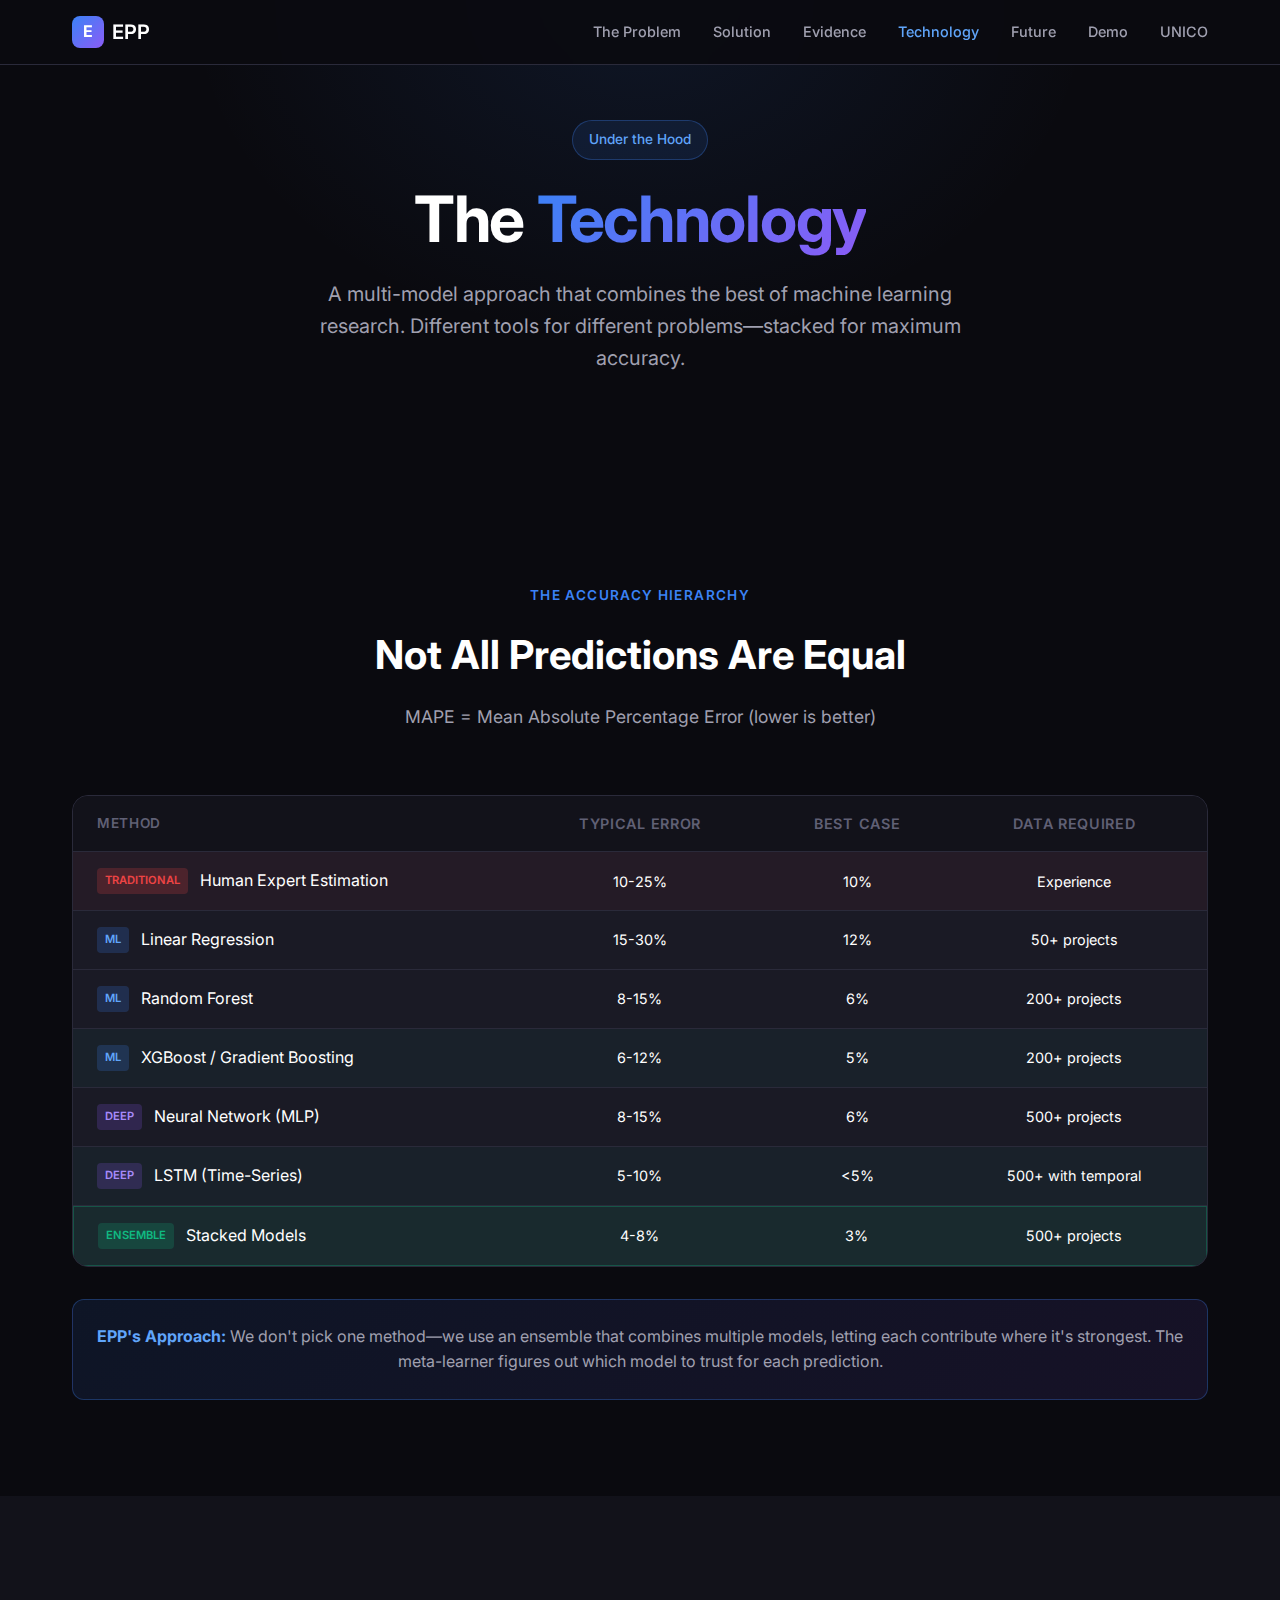
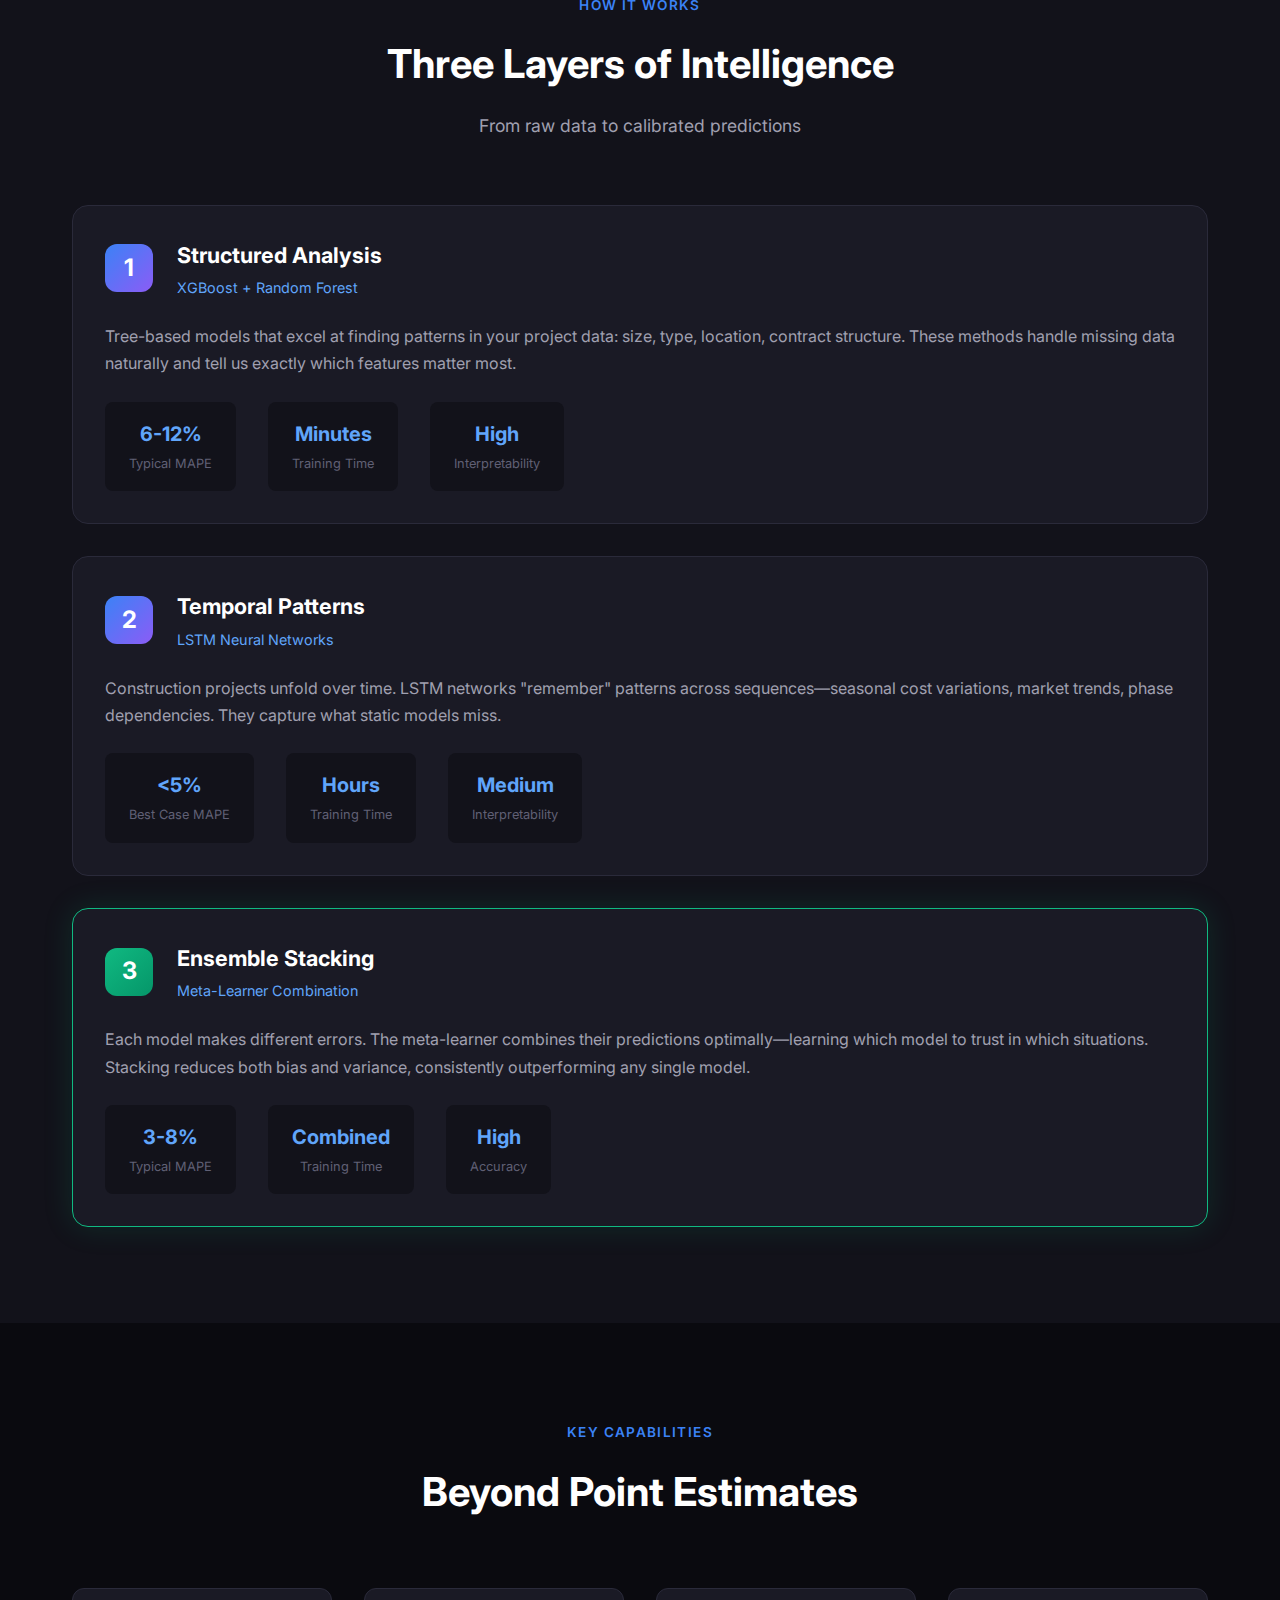
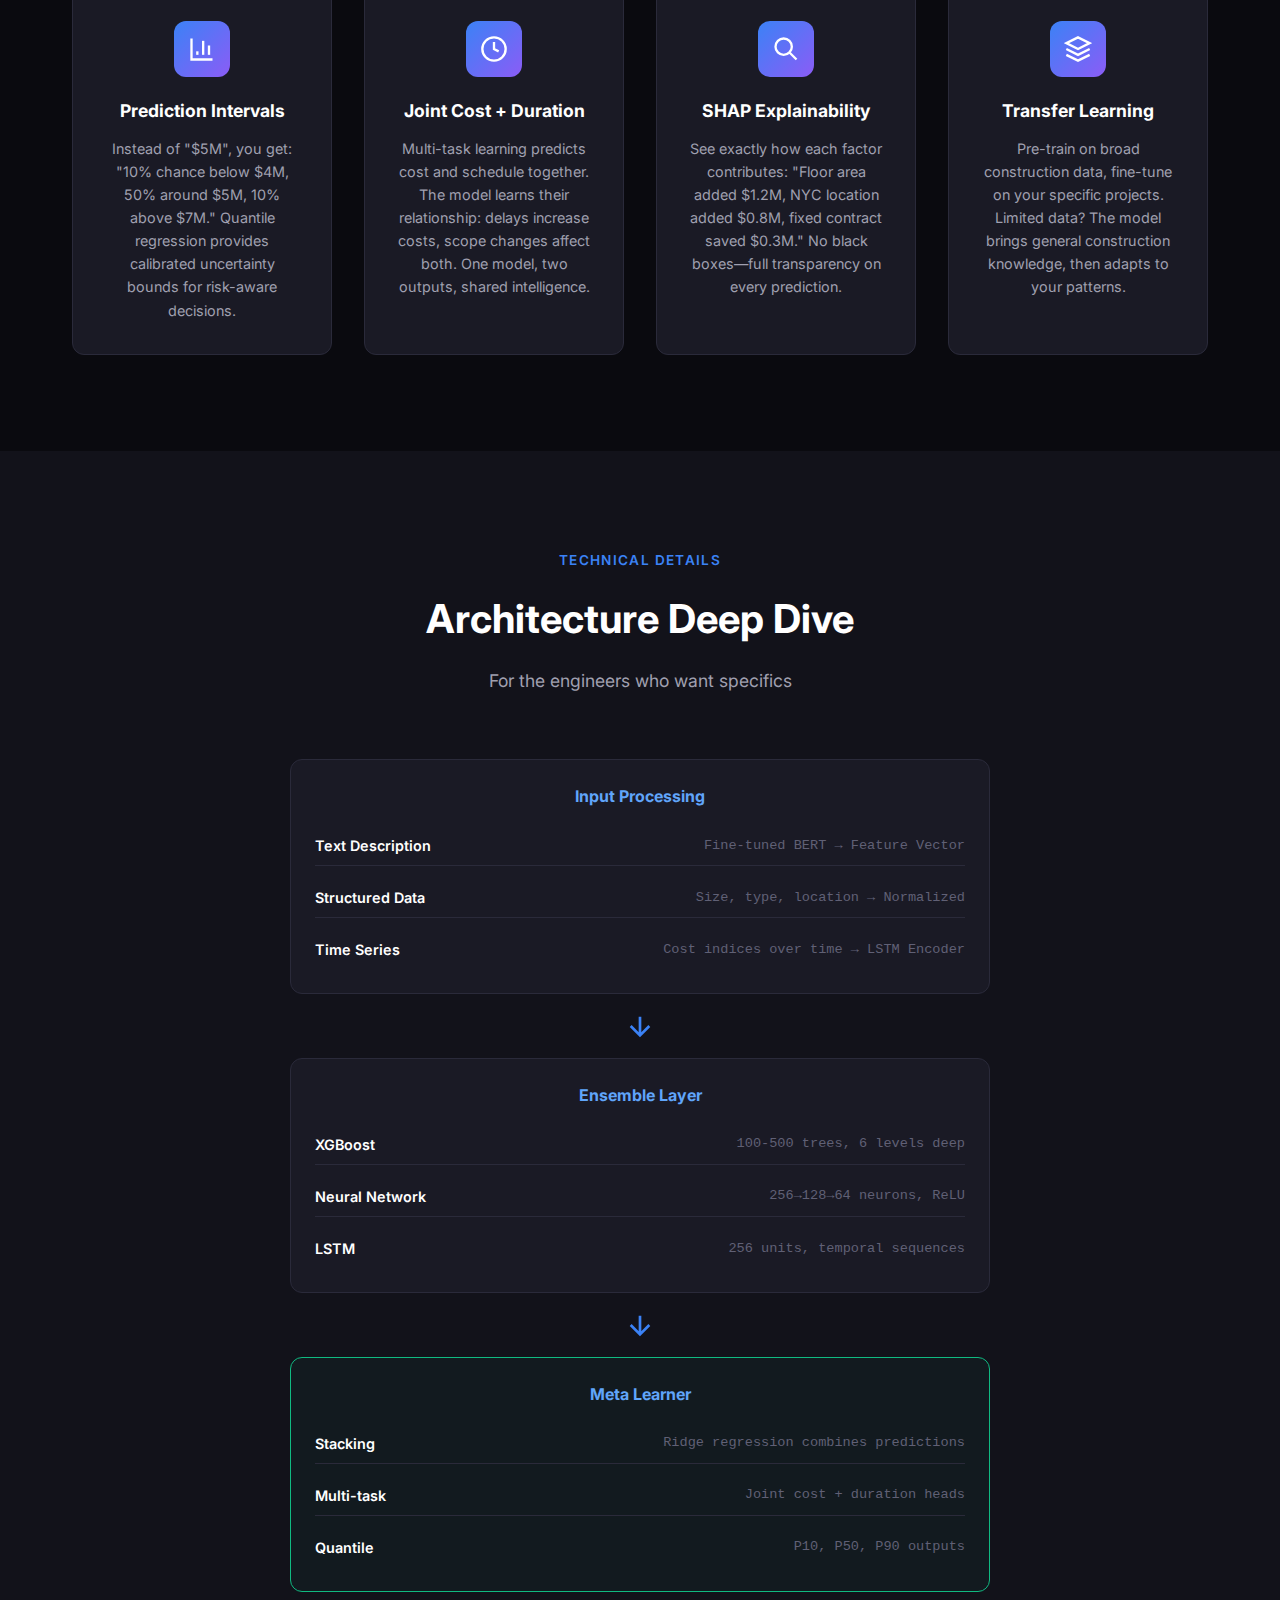
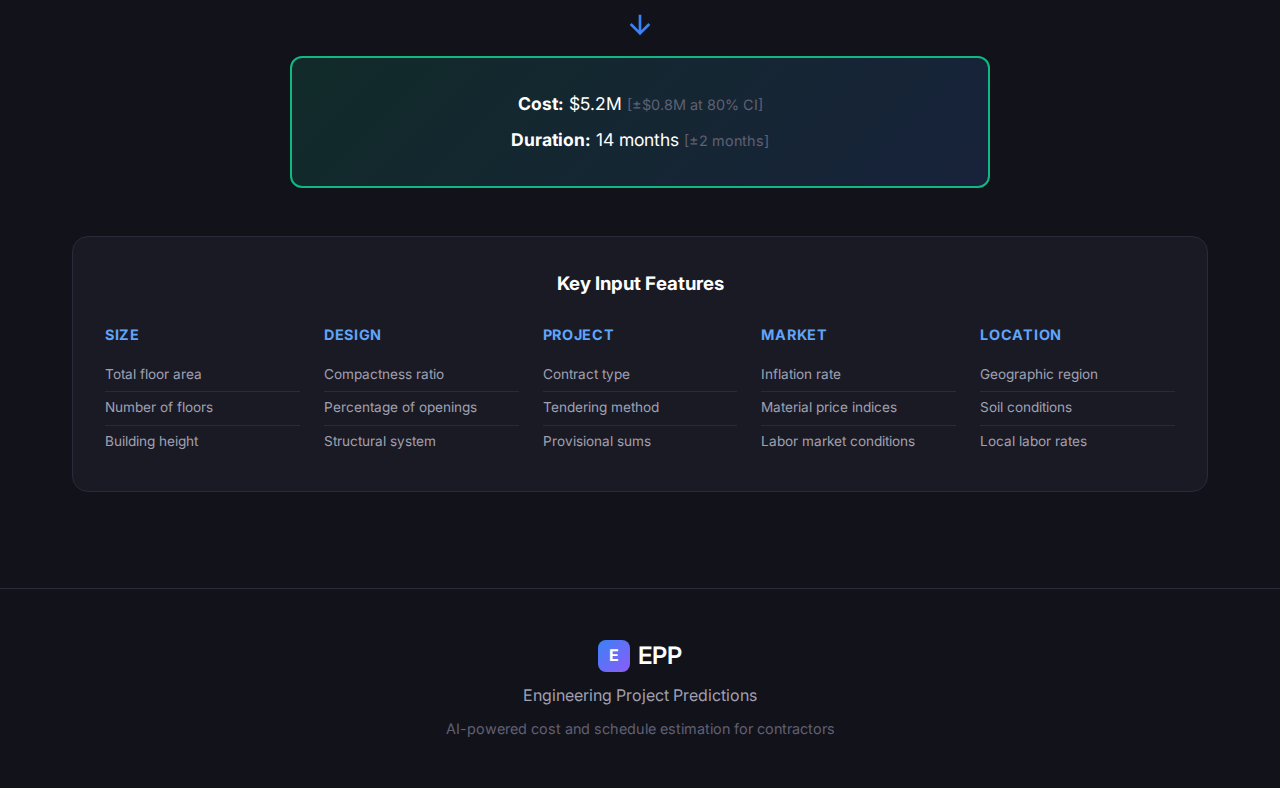
<file: technology.html>
<!DOCTYPE html>
<html lang="en">
<head>
    <meta charset="UTF-8">
    <meta name="viewport" content="width=device-width, initial-scale=1.0">
    <title>EPP | Technology</title>
    <link rel="stylesheet" href="css/style.css">
    <link rel="stylesheet" href="css/mobile.css">
    <link rel="preconnect" href="https://fonts.googleapis.com">
    <link rel="preconnect" href="https://fonts.gstatic.com" crossorigin>
    <link href="https://fonts.googleapis.com/css2?family=Inter:wght@300;400;500;600;700&display=swap" rel="stylesheet">
</head>
<body>
    <!-- Navigation -->
    <nav class="nav">
        <div class="nav-container">
            <a href="index.html" class="nav-brand">
                <span class="brand-icon">E</span>
                <span class="brand-text">EPP</span>
            </a>
            <div class="nav-links">
                <a href="index.html#problem">The Problem</a>
                <a href="index.html#solution">Solution</a>
                <a href="index.html#evidence">Evidence</a>
                <a href="technology.html" class="active">Technology</a>
                <a href="index.html#future">Future</a>
                <a href="demo.html">Demo</a>
                <a href="unico.html">UNICO</a>
            </div>
        </div>
    </nav>

    <!-- Technology Hero -->
    <section class="hero pricing-hero">
        <div class="hero-content">
            <div class="hero-badge">Under the Hood</div>
            <h1>The <span class="gradient-text">Technology</span></h1>
            <p class="hero-subtitle">
                A multi-model approach that combines the best of machine learning research.
                Different tools for different problems—stacked for maximum accuracy.
            </p>
        </div>
    </section>

    <!-- Accuracy Comparison -->
    <section class="section">
        <div class="container">
            <div class="section-header">
                <span class="section-label">The Accuracy Hierarchy</span>
                <h2>Not All Predictions Are Equal</h2>
                <p class="section-subtitle">MAPE = Mean Absolute Percentage Error (lower is better)</p>
            </div>

            <div class="tech-accuracy-table">
                <div class="accuracy-row header">
                    <div class="accuracy-method">Method</div>
                    <div class="accuracy-mape">Typical Error</div>
                    <div class="accuracy-best">Best Case</div>
                    <div class="accuracy-data">Data Required</div>
                </div>
                <div class="accuracy-row human">
                    <div class="accuracy-method">
                        <span class="method-tag human">Traditional</span>
                        Human Expert Estimation
                    </div>
                    <div class="accuracy-mape">10-25%</div>
                    <div class="accuracy-best">10%</div>
                    <div class="accuracy-data">Experience</div>
                </div>
                <div class="accuracy-row">
                    <div class="accuracy-method">
                        <span class="method-tag ml">ML</span>
                        Linear Regression
                    </div>
                    <div class="accuracy-mape">15-30%</div>
                    <div class="accuracy-best">12%</div>
                    <div class="accuracy-data">50+ projects</div>
                </div>
                <div class="accuracy-row">
                    <div class="accuracy-method">
                        <span class="method-tag ml">ML</span>
                        Random Forest
                    </div>
                    <div class="accuracy-mape">8-15%</div>
                    <div class="accuracy-best">6%</div>
                    <div class="accuracy-data">200+ projects</div>
                </div>
                <div class="accuracy-row good">
                    <div class="accuracy-method">
                        <span class="method-tag ml">ML</span>
                        XGBoost / Gradient Boosting
                    </div>
                    <div class="accuracy-mape">6-12%</div>
                    <div class="accuracy-best">5%</div>
                    <div class="accuracy-data">200+ projects</div>
                </div>
                <div class="accuracy-row">
                    <div class="accuracy-method">
                        <span class="method-tag dl">Deep</span>
                        Neural Network (MLP)
                    </div>
                    <div class="accuracy-mape">8-15%</div>
                    <div class="accuracy-best">6%</div>
                    <div class="accuracy-data">500+ projects</div>
                </div>
                <div class="accuracy-row good">
                    <div class="accuracy-method">
                        <span class="method-tag dl">Deep</span>
                        LSTM (Time-Series)
                    </div>
                    <div class="accuracy-mape">5-10%</div>
                    <div class="accuracy-best">&lt;5%</div>
                    <div class="accuracy-data">500+ with temporal</div>
                </div>
                <div class="accuracy-row best">
                    <div class="accuracy-method">
                        <span class="method-tag ensemble">Ensemble</span>
                        Stacked Models
                    </div>
                    <div class="accuracy-mape">4-8%</div>
                    <div class="accuracy-best">3%</div>
                    <div class="accuracy-data">500+ projects</div>
                </div>
            </div>

            <div class="tech-insight">
                <strong>EPP's Approach:</strong> We don't pick one method—we use an ensemble that combines multiple models, letting each contribute where it's strongest. The meta-learner figures out which model to trust for each prediction.
            </div>
        </div>
    </section>

    <!-- The Three Levels -->
    <section class="section section-dark">
        <div class="container">
            <div class="section-header">
                <span class="section-label">How It Works</span>
                <h2>Three Layers of Intelligence</h2>
                <p class="section-subtitle">From raw data to calibrated predictions</p>
            </div>

            <div class="tech-levels">
                <!-- Level 1 -->
                <div class="tech-level">
                    <div class="tech-level-header">
                        <div class="tech-level-number">1</div>
                        <div class="tech-level-title">
                            <h3>Structured Analysis</h3>
                            <p>XGBoost + Random Forest</p>
                        </div>
                    </div>
                    <div class="tech-level-content">
                        <p>Tree-based models that excel at finding patterns in your project data: size, type, location, contract structure. These methods handle missing data naturally and tell us exactly which features matter most.</p>
                        <div class="tech-level-stats">
                            <div class="tech-stat">
                                <span class="tech-stat-value">6-12%</span>
                                <span class="tech-stat-label">Typical MAPE</span>
                            </div>
                            <div class="tech-stat">
                                <span class="tech-stat-value">Minutes</span>
                                <span class="tech-stat-label">Training Time</span>
                            </div>
                            <div class="tech-stat">
                                <span class="tech-stat-value">High</span>
                                <span class="tech-stat-label">Interpretability</span>
                            </div>
                        </div>
                    </div>
                </div>

                <!-- Level 2 -->
                <div class="tech-level">
                    <div class="tech-level-header">
                        <div class="tech-level-number">2</div>
                        <div class="tech-level-title">
                            <h3>Temporal Patterns</h3>
                            <p>LSTM Neural Networks</p>
                        </div>
                    </div>
                    <div class="tech-level-content">
                        <p>Construction projects unfold over time. LSTM networks "remember" patterns across sequences—seasonal cost variations, market trends, phase dependencies. They capture what static models miss.</p>
                        <div class="tech-level-stats">
                            <div class="tech-stat">
                                <span class="tech-stat-value">&lt;5%</span>
                                <span class="tech-stat-label">Best Case MAPE</span>
                            </div>
                            <div class="tech-stat">
                                <span class="tech-stat-value">Hours</span>
                                <span class="tech-stat-label">Training Time</span>
                            </div>
                            <div class="tech-stat">
                                <span class="tech-stat-value">Medium</span>
                                <span class="tech-stat-label">Interpretability</span>
                            </div>
                        </div>
                    </div>
                </div>

                <!-- Level 3 -->
                <div class="tech-level featured">
                    <div class="tech-level-header">
                        <div class="tech-level-number">3</div>
                        <div class="tech-level-title">
                            <h3>Ensemble Stacking</h3>
                            <p>Meta-Learner Combination</p>
                        </div>
                    </div>
                    <div class="tech-level-content">
                        <p>Each model makes different errors. The meta-learner combines their predictions optimally—learning which model to trust in which situations. Stacking reduces both bias and variance, consistently outperforming any single model.</p>
                        <div class="tech-level-stats">
                            <div class="tech-stat">
                                <span class="tech-stat-value">3-8%</span>
                                <span class="tech-stat-label">Typical MAPE</span>
                            </div>
                            <div class="tech-stat">
                                <span class="tech-stat-value">Combined</span>
                                <span class="tech-stat-label">Training Time</span>
                            </div>
                            <div class="tech-stat">
                                <span class="tech-stat-value">High</span>
                                <span class="tech-stat-label">Accuracy</span>
                            </div>
                        </div>
                    </div>
                </div>
            </div>
        </div>
    </section>

    <!-- Key Capabilities -->
    <section class="section">
        <div class="container">
            <div class="section-header">
                <span class="section-label">Key Capabilities</span>
                <h2>Beyond Point Estimates</h2>
            </div>

            <div class="tech-capabilities">
                <div class="tech-capability">
                    <div class="tech-capability-icon">
                        <svg viewBox="0 0 24 24" fill="none" stroke="currentColor" stroke-width="2">
                            <path d="M3 3v18h18"/>
                            <path d="M18 17V9"/>
                            <path d="M13 17V5"/>
                            <path d="M8 17v-3"/>
                        </svg>
                    </div>
                    <h4>Prediction Intervals</h4>
                    <p>Instead of "$5M", you get: "10% chance below $4M, 50% around $5M, 10% above $7M." Quantile regression provides calibrated uncertainty bounds for risk-aware decisions.</p>
                </div>
                <div class="tech-capability">
                    <div class="tech-capability-icon">
                        <svg viewBox="0 0 24 24" fill="none" stroke="currentColor" stroke-width="2">
                            <circle cx="12" cy="12" r="10"/>
                            <path d="M12 6v6l4 2"/>
                        </svg>
                    </div>
                    <h4>Joint Cost + Duration</h4>
                    <p>Multi-task learning predicts cost and schedule together. The model learns their relationship: delays increase costs, scope changes affect both. One model, two outputs, shared intelligence.</p>
                </div>
                <div class="tech-capability">
                    <div class="tech-capability-icon">
                        <svg viewBox="0 0 24 24" fill="none" stroke="currentColor" stroke-width="2">
                            <path d="M21 21l-6-6m2-5a7 7 0 11-14 0 7 7 0 0114 0z"/>
                        </svg>
                    </div>
                    <h4>SHAP Explainability</h4>
                    <p>See exactly how each factor contributes: "Floor area added $1.2M, NYC location added $0.8M, fixed contract saved $0.3M." No black boxes—full transparency on every prediction.</p>
                </div>
                <div class="tech-capability">
                    <div class="tech-capability-icon">
                        <svg viewBox="0 0 24 24" fill="none" stroke="currentColor" stroke-width="2">
                            <path d="M12 2L2 7l10 5 10-5-10-5zM2 17l10 5 10-5M2 12l10 5 10-5"/>
                        </svg>
                    </div>
                    <h4>Transfer Learning</h4>
                    <p>Pre-train on broad construction data, fine-tune on your specific projects. Limited data? The model brings general construction knowledge, then adapts to your patterns.</p>
                </div>
            </div>
        </div>
    </section>

    <!-- Technical Deep Dive -->
    <section class="section section-dark">
        <div class="container">
            <div class="section-header">
                <span class="section-label">Technical Details</span>
                <h2>Architecture Deep Dive</h2>
                <p class="section-subtitle">For the engineers who want specifics</p>
            </div>

            <div class="tech-architecture">
                <div class="arch-diagram">
                    <div class="arch-section">
                        <h4>Input Processing</h4>
                        <div class="arch-items">
                            <div class="arch-item">
                                <span class="arch-label">Text Description</span>
                                <span class="arch-detail">Fine-tuned BERT → Feature Vector</span>
                            </div>
                            <div class="arch-item">
                                <span class="arch-label">Structured Data</span>
                                <span class="arch-detail">Size, type, location → Normalized</span>
                            </div>
                            <div class="arch-item">
                                <span class="arch-label">Time Series</span>
                                <span class="arch-detail">Cost indices over time → LSTM Encoder</span>
                            </div>
                        </div>
                    </div>

                    <div class="arch-arrow">
                        <svg viewBox="0 0 24 24" fill="none" stroke="currentColor" stroke-width="2">
                            <path d="M12 5v14M5 12l7 7 7-7"/>
                        </svg>
                    </div>

                    <div class="arch-section">
                        <h4>Ensemble Layer</h4>
                        <div class="arch-items">
                            <div class="arch-item">
                                <span class="arch-label">XGBoost</span>
                                <span class="arch-detail">100-500 trees, 6 levels deep</span>
                            </div>
                            <div class="arch-item">
                                <span class="arch-label">Neural Network</span>
                                <span class="arch-detail">256→128→64 neurons, ReLU</span>
                            </div>
                            <div class="arch-item">
                                <span class="arch-label">LSTM</span>
                                <span class="arch-detail">256 units, temporal sequences</span>
                            </div>
                        </div>
                    </div>

                    <div class="arch-arrow">
                        <svg viewBox="0 0 24 24" fill="none" stroke="currentColor" stroke-width="2">
                            <path d="M12 5v14M5 12l7 7 7-7"/>
                        </svg>
                    </div>

                    <div class="arch-section final">
                        <h4>Meta Learner</h4>
                        <div class="arch-items">
                            <div class="arch-item">
                                <span class="arch-label">Stacking</span>
                                <span class="arch-detail">Ridge regression combines predictions</span>
                            </div>
                            <div class="arch-item">
                                <span class="arch-label">Multi-task</span>
                                <span class="arch-detail">Joint cost + duration heads</span>
                            </div>
                            <div class="arch-item">
                                <span class="arch-label">Quantile</span>
                                <span class="arch-detail">P10, P50, P90 outputs</span>
                            </div>
                        </div>
                    </div>

                    <div class="arch-arrow">
                        <svg viewBox="0 0 24 24" fill="none" stroke="currentColor" stroke-width="2">
                            <path d="M12 5v14M5 12l7 7 7-7"/>
                        </svg>
                    </div>

                    <div class="arch-output">
                        <div class="arch-output-item">
                            <strong>Cost:</strong> $5.2M <span class="confidence">[±$0.8M at 80% CI]</span>
                        </div>
                        <div class="arch-output-item">
                            <strong>Duration:</strong> 14 months <span class="confidence">[±2 months]</span>
                        </div>
                    </div>
                </div>
            </div>

            <!-- Feature Importance -->
            <div class="tech-features-section">
                <h3>Key Input Features</h3>
                <div class="tech-features-grid">
                    <div class="tech-features-category">
                        <h5>Size</h5>
                        <ul>
                            <li>Total floor area</li>
                            <li>Number of floors</li>
                            <li>Building height</li>
                        </ul>
                    </div>
                    <div class="tech-features-category">
                        <h5>Design</h5>
                        <ul>
                            <li>Compactness ratio</li>
                            <li>Percentage of openings</li>
                            <li>Structural system</li>
                        </ul>
                    </div>
                    <div class="tech-features-category">
                        <h5>Project</h5>
                        <ul>
                            <li>Contract type</li>
                            <li>Tendering method</li>
                            <li>Provisional sums</li>
                        </ul>
                    </div>
                    <div class="tech-features-category">
                        <h5>Market</h5>
                        <ul>
                            <li>Inflation rate</li>
                            <li>Material price indices</li>
                            <li>Labor market conditions</li>
                        </ul>
                    </div>
                    <div class="tech-features-category">
                        <h5>Location</h5>
                        <ul>
                            <li>Geographic region</li>
                            <li>Soil conditions</li>
                            <li>Local labor rates</li>
                        </ul>
                    </div>
                </div>
            </div>
        </div>
    </section>

    <!-- Footer -->
    <footer class="footer">
        <div class="container">
            <div class="footer-content">
                <div class="footer-brand">
                    <span class="brand-icon">E</span>
                    <span class="brand-text">EPP</span>
                </div>
                <p class="footer-tagline">Engineering Project Predictions</p>
                <p class="footer-copy">AI-powered cost and schedule estimation for contractors</p>
            </div>
        </div>
    </footer>

    <script src="js/mobile-nav.js"></script>
</body>
</html>
</file>
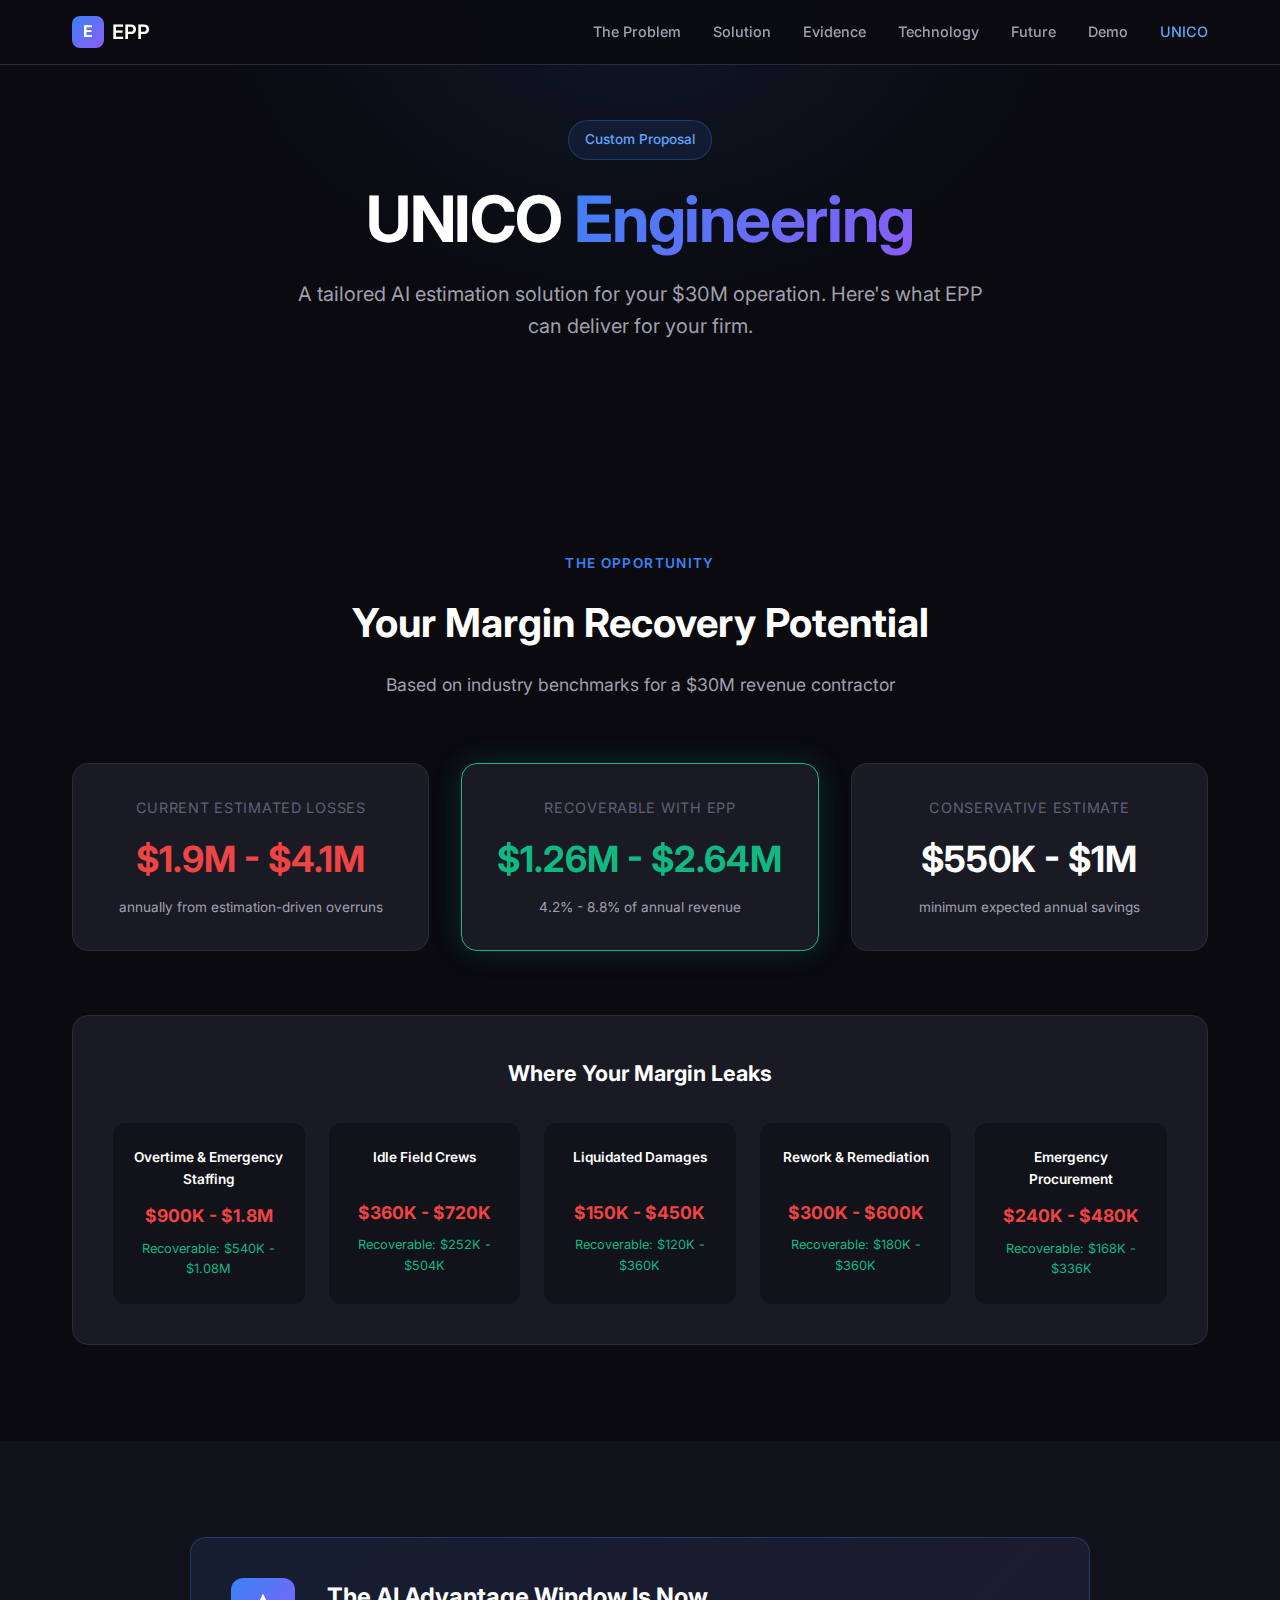
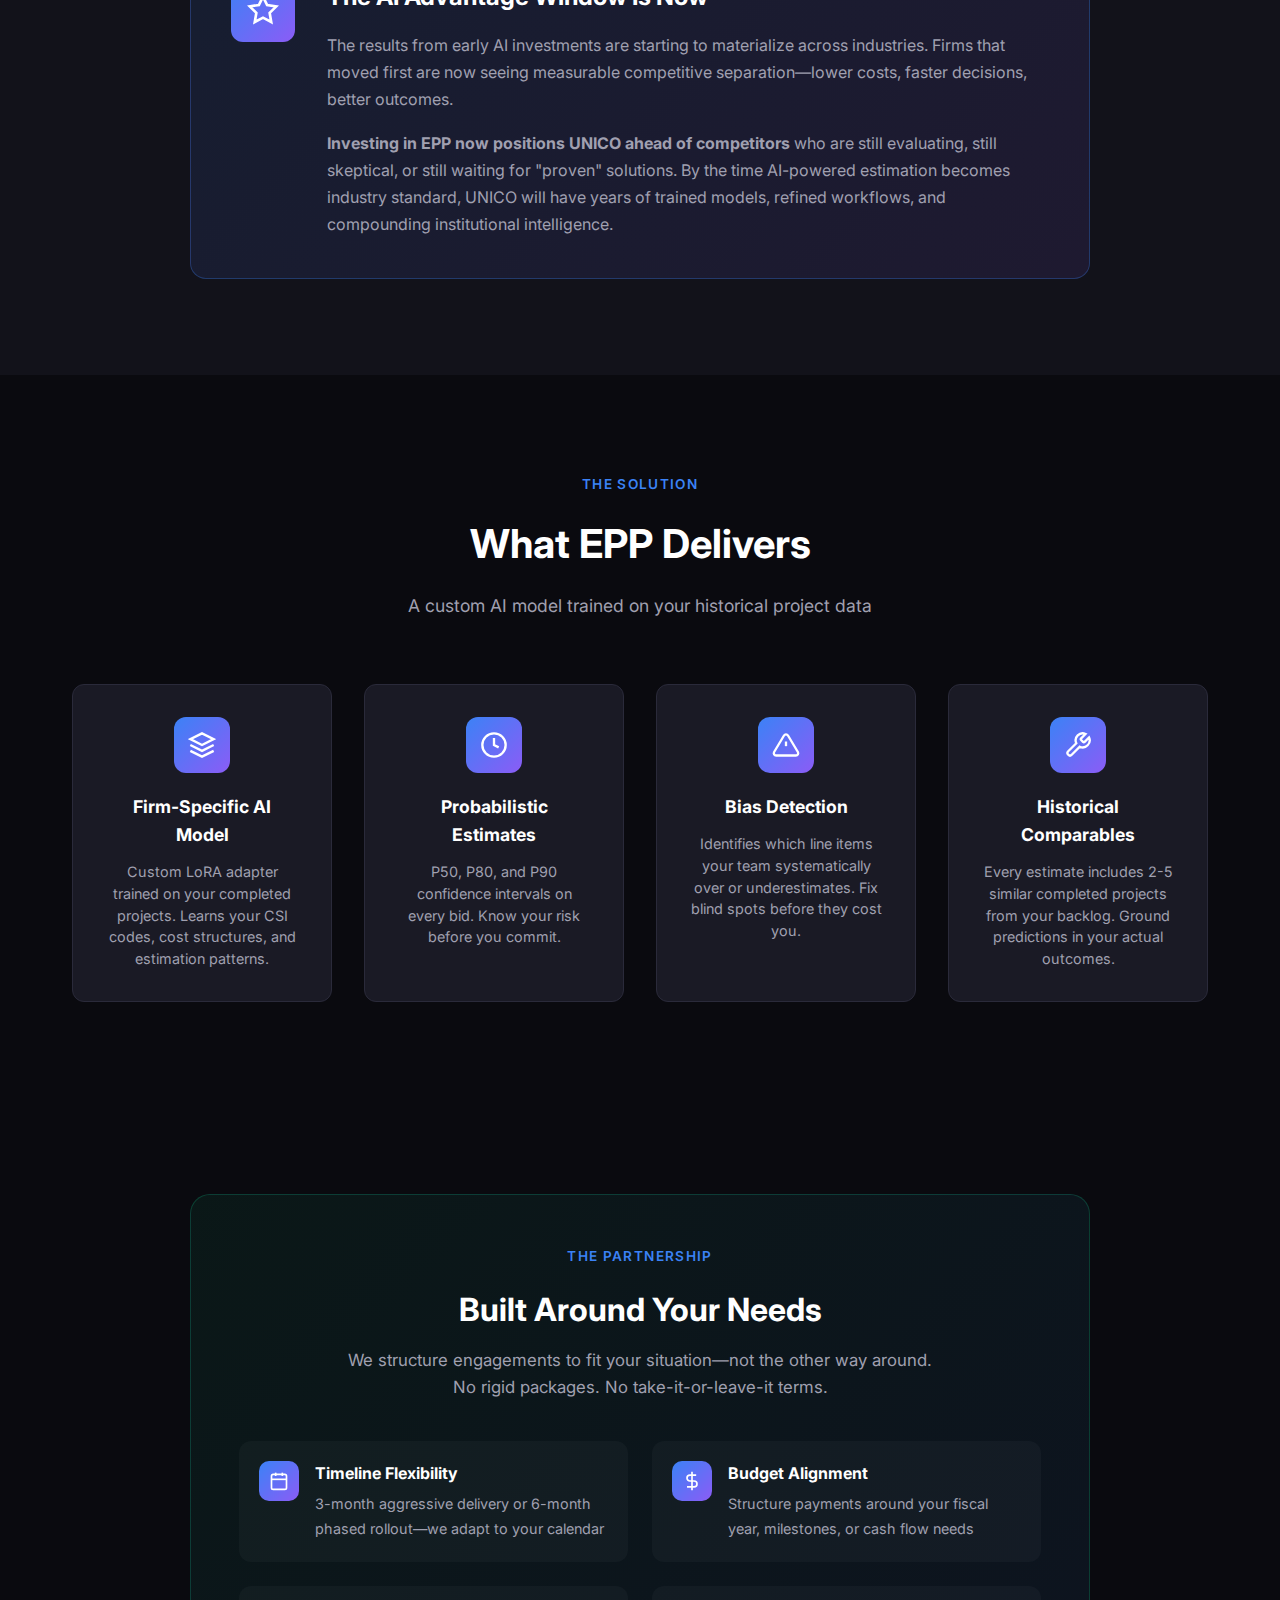
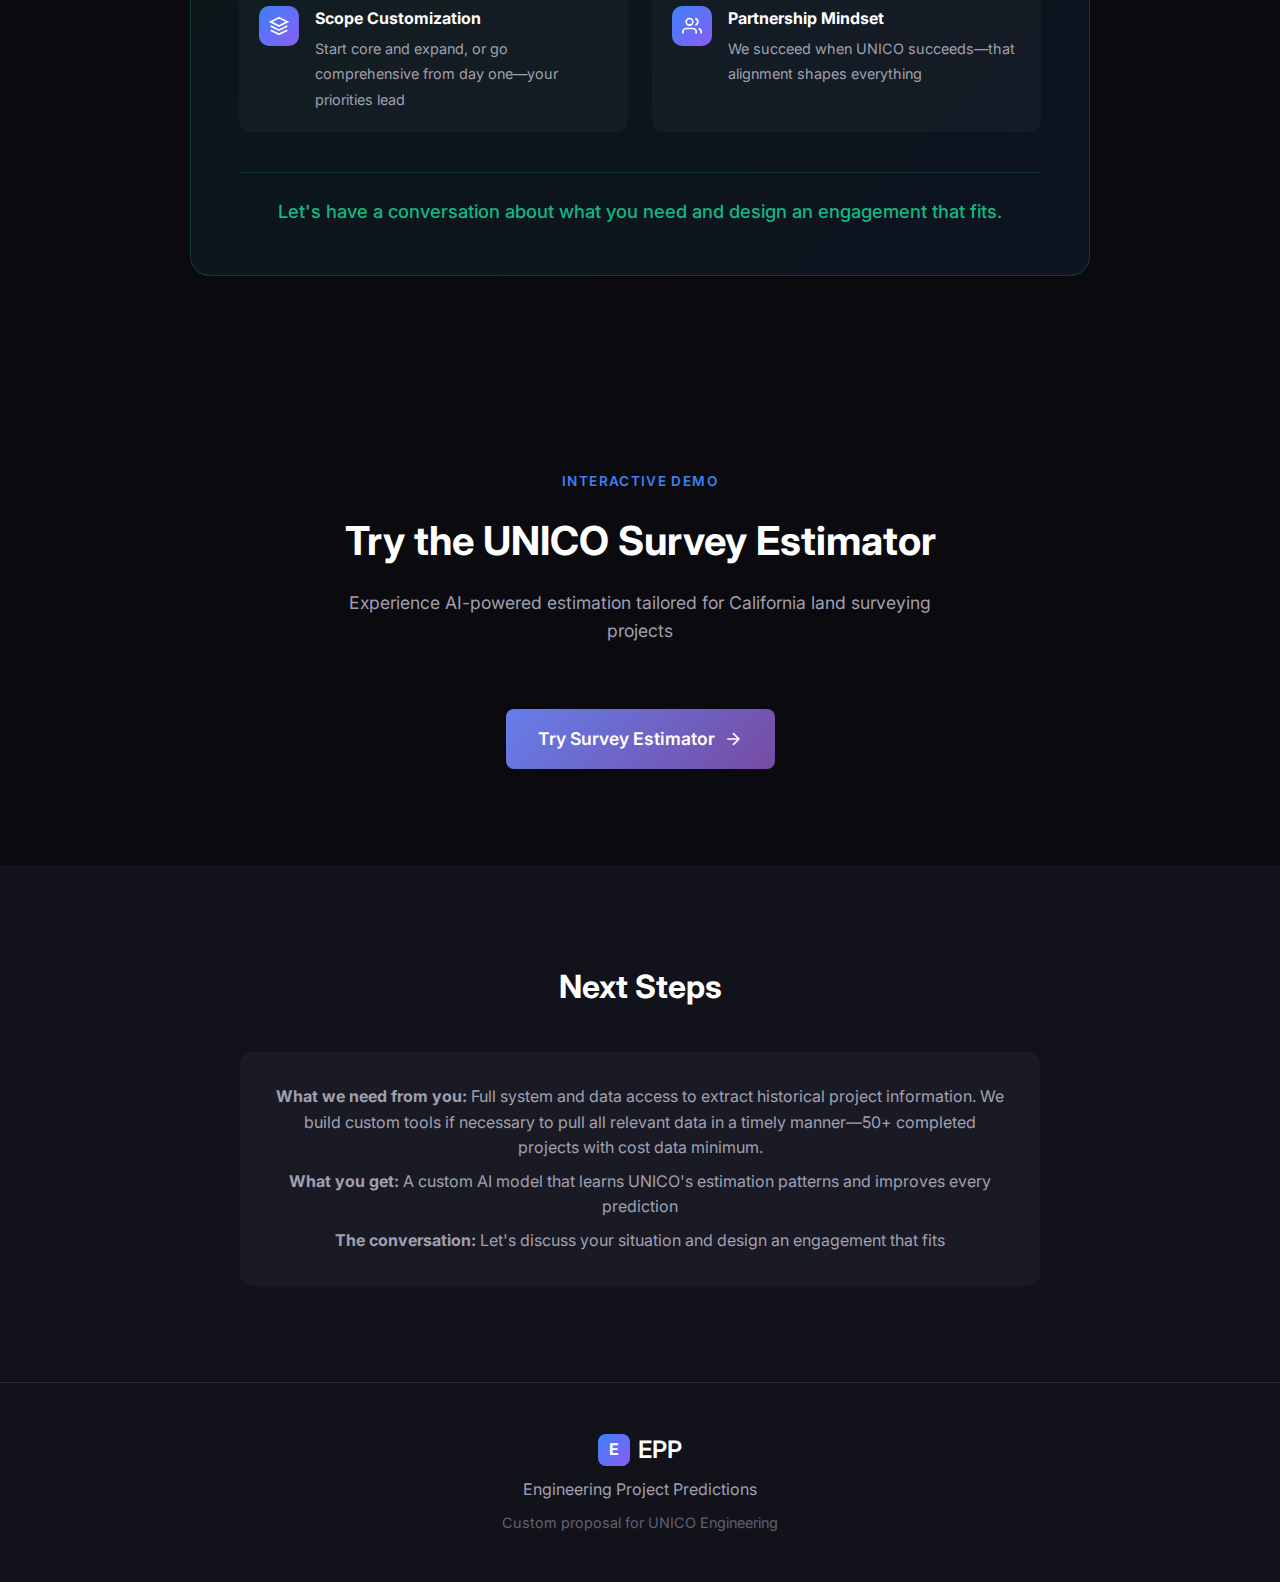
<file: unico.html>
<!DOCTYPE html>
<html lang="en">
<head>
    <meta charset="UTF-8">
    <meta name="viewport" content="width=device-width, initial-scale=1.0">
    <title>EPP | UNICO Engineering Proposal</title>
    <link rel="stylesheet" href="css/style.css">
    <link rel="stylesheet" href="css/mobile.css">
    <link rel="preconnect" href="https://fonts.googleapis.com">
    <link rel="preconnect" href="https://fonts.gstatic.com" crossorigin>
    <link href="https://fonts.googleapis.com/css2?family=Inter:wght@300;400;500;600;700&display=swap" rel="stylesheet">
</head>
<body>
    <!-- Navigation -->
    <nav class="nav">
        <div class="nav-container">
            <a href="index.html" class="nav-brand">
                <span class="brand-icon">E</span>
                <span class="brand-text">EPP</span>
            </a>
            <div class="nav-links">
                <a href="index.html#problem">The Problem</a>
                <a href="index.html#solution">Solution</a>
                <a href="index.html#evidence">Evidence</a>
                <a href="technology.html">Technology</a>
                <a href="index.html#future">Future</a>
                <a href="demo.html">Demo</a>
                <a href="unico.html" class="active">UNICO</a>
            </div>
        </div>
    </nav>

    <!-- Hero -->
    <section class="hero pricing-hero">
        <div class="hero-content">
            <div class="hero-badge">Custom Proposal</div>
            <h1>UNICO <span class="gradient-text">Engineering</span></h1>
            <p class="hero-subtitle">
                A tailored AI estimation solution for your $30M operation.
                Here's what EPP can deliver for your firm.
            </p>
        </div>
    </section>

    <!-- The Opportunity -->
    <section class="section">
        <div class="container">
            <div class="section-header">
                <span class="section-label">The Opportunity</span>
                <h2>Your Margin Recovery Potential</h2>
                <p class="section-subtitle">Based on industry benchmarks for a $30M revenue contractor</p>
            </div>

            <div class="unico-stats">
                <div class="unico-stat-card">
                    <div class="unico-stat-label">Current Estimated Losses</div>
                    <div class="unico-stat-value loss">$1.9M - $4.1M</div>
                    <div class="unico-stat-note">annually from estimation-driven overruns</div>
                </div>
                <div class="unico-stat-card featured">
                    <div class="unico-stat-label">Recoverable with EPP</div>
                    <div class="unico-stat-value savings">$1.26M - $2.64M</div>
                    <div class="unico-stat-note">4.2% - 8.8% of annual revenue</div>
                </div>
                <div class="unico-stat-card">
                    <div class="unico-stat-label">Conservative Estimate</div>
                    <div class="unico-stat-value">$550K - $1M</div>
                    <div class="unico-stat-note">minimum expected annual savings</div>
                </div>
            </div>

            <!-- Loss Breakdown -->
            <div class="unico-breakdown">
                <h3>Where Your Margin Leaks</h3>
                <div class="unico-loss-grid">
                    <div class="unico-loss-item">
                        <div class="unico-loss-category">Overtime & Emergency Staffing</div>
                        <div class="unico-loss-amount">$900K - $1.8M</div>
                        <div class="unico-loss-recoverable">Recoverable: $540K - $1.08M</div>
                    </div>
                    <div class="unico-loss-item">
                        <div class="unico-loss-category">Idle Field Crews</div>
                        <div class="unico-loss-amount">$360K - $720K</div>
                        <div class="unico-loss-recoverable">Recoverable: $252K - $504K</div>
                    </div>
                    <div class="unico-loss-item">
                        <div class="unico-loss-category">Liquidated Damages</div>
                        <div class="unico-loss-amount">$150K - $450K</div>
                        <div class="unico-loss-recoverable">Recoverable: $120K - $360K</div>
                    </div>
                    <div class="unico-loss-item">
                        <div class="unico-loss-category">Rework & Remediation</div>
                        <div class="unico-loss-amount">$300K - $600K</div>
                        <div class="unico-loss-recoverable">Recoverable: $180K - $360K</div>
                    </div>
                    <div class="unico-loss-item">
                        <div class="unico-loss-category">Emergency Procurement</div>
                        <div class="unico-loss-amount">$240K - $480K</div>
                        <div class="unico-loss-recoverable">Recoverable: $168K - $336K</div>
                    </div>
                </div>
            </div>
        </div>
    </section>

    <!-- Competitive Advantage -->
    <section class="section section-dark">
        <div class="container">
            <div class="unico-advantage">
                <div class="unico-advantage-icon">
                    <svg viewBox="0 0 24 24" fill="none" stroke="currentColor" stroke-width="2">
                        <polygon points="12 2 15.09 8.26 22 9.27 17 14.14 18.18 21.02 12 17.77 5.82 21.02 7 14.14 2 9.27 8.91 8.26 12 2"/>
                    </svg>
                </div>
                <div class="unico-advantage-content">
                    <h3>The AI Advantage Window Is Now</h3>
                    <p>The results from early AI investments are starting to materialize across industries. Firms that moved first are now seeing measurable competitive separation—lower costs, faster decisions, better outcomes.</p>
                    <p><strong>Investing in EPP now positions UNICO ahead of competitors</strong> who are still evaluating, still skeptical, or still waiting for "proven" solutions. By the time AI-powered estimation becomes industry standard, UNICO will have years of trained models, refined workflows, and compounding institutional intelligence.</p>
                </div>
            </div>
        </div>
    </section>

    <!-- What You Get -->
    <section class="section">
        <div class="container">
            <div class="section-header">
                <span class="section-label">The Solution</span>
                <h2>What EPP Delivers</h2>
                <p class="section-subtitle">A custom AI model trained on your historical project data</p>
            </div>

            <div class="unico-deliverables">
                <div class="unico-deliverable">
                    <div class="unico-deliverable-icon">
                        <svg viewBox="0 0 24 24" fill="none" stroke="currentColor" stroke-width="2">
                            <path d="M12 2L2 7l10 5 10-5-10-5zM2 17l10 5 10-5M2 12l10 5 10-5"/>
                        </svg>
                    </div>
                    <h4>Firm-Specific AI Model</h4>
                    <p>Custom LoRA adapter trained on your completed projects. Learns your CSI codes, cost structures, and estimation patterns.</p>
                </div>
                <div class="unico-deliverable">
                    <div class="unico-deliverable-icon">
                        <svg viewBox="0 0 24 24" fill="none" stroke="currentColor" stroke-width="2">
                            <circle cx="12" cy="12" r="10"/>
                            <path d="M12 6v6l4 2"/>
                        </svg>
                    </div>
                    <h4>Probabilistic Estimates</h4>
                    <p>P50, P80, and P90 confidence intervals on every bid. Know your risk before you commit.</p>
                </div>
                <div class="unico-deliverable">
                    <div class="unico-deliverable-icon">
                        <svg viewBox="0 0 24 24" fill="none" stroke="currentColor" stroke-width="2">
                            <path d="M10.29 3.86L1.82 18a2 2 0 0 0 1.71 3h16.94a2 2 0 0 0 1.71-3L13.71 3.86a2 2 0 0 0-3.42 0z"/>
                            <line x1="12" y1="9" x2="12" y2="13"/>
                            <line x1="12" y1="17" x2="12.01" y2="17"/>
                        </svg>
                    </div>
                    <h4>Bias Detection</h4>
                    <p>Identifies which line items your team systematically over or underestimates. Fix blind spots before they cost you.</p>
                </div>
                <div class="unico-deliverable">
                    <div class="unico-deliverable-icon">
                        <svg viewBox="0 0 24 24" fill="none" stroke="currentColor" stroke-width="2">
                            <path d="M14.7 6.3a1 1 0 0 0 0 1.4l1.6 1.6a1 1 0 0 0 1.4 0l3.77-3.77a6 6 0 0 1-7.94 7.94l-6.91 6.91a2.12 2.12 0 0 1-3-3l6.91-6.91a6 6 0 0 1 7.94-7.94l-3.76 3.76z"/>
                        </svg>
                    </div>
                    <h4>Historical Comparables</h4>
                    <p>Every estimate includes 2-5 similar completed projects from your backlog. Ground predictions in your actual outcomes.</p>
                </div>
            </div>
        </div>
    </section>

    <!-- Flexible Terms -->
    <section class="section">
        <div class="container">
            <div class="unico-partnership">
                <div class="unico-partnership-header">
                    <span class="section-label">The Partnership</span>
                    <h2>Built Around Your Needs</h2>
                    <p>We structure engagements to fit your situation—not the other way around. No rigid packages. No take-it-or-leave-it terms.</p>
                </div>

                <div class="unico-partnership-points">
                    <div class="unico-partnership-point">
                        <span class="partnership-icon">
                            <svg viewBox="0 0 24 24" fill="none" stroke="currentColor" stroke-width="2">
                                <rect x="3" y="4" width="18" height="18" rx="2" ry="2"/>
                                <line x1="16" y1="2" x2="16" y2="6"/>
                                <line x1="8" y1="2" x2="8" y2="6"/>
                                <line x1="3" y1="10" x2="21" y2="10"/>
                            </svg>
                        </span>
                        <div>
                            <strong>Timeline Flexibility</strong>
                            <span>3-month aggressive delivery or 6-month phased rollout—we adapt to your calendar</span>
                        </div>
                    </div>
                    <div class="unico-partnership-point">
                        <span class="partnership-icon">
                            <svg viewBox="0 0 24 24" fill="none" stroke="currentColor" stroke-width="2">
                                <line x1="12" y1="1" x2="12" y2="23"/>
                                <path d="M17 5H9.5a3.5 3.5 0 0 0 0 7h5a3.5 3.5 0 0 1 0 7H6"/>
                            </svg>
                        </span>
                        <div>
                            <strong>Budget Alignment</strong>
                            <span>Structure payments around your fiscal year, milestones, or cash flow needs</span>
                        </div>
                    </div>
                    <div class="unico-partnership-point">
                        <span class="partnership-icon">
                            <svg viewBox="0 0 24 24" fill="none" stroke="currentColor" stroke-width="2">
                                <path d="M12 2L2 7l10 5 10-5-10-5zM2 17l10 5 10-5M2 12l10 5 10-5"/>
                            </svg>
                        </span>
                        <div>
                            <strong>Scope Customization</strong>
                            <span>Start core and expand, or go comprehensive from day one—your priorities lead</span>
                        </div>
                    </div>
                    <div class="unico-partnership-point">
                        <span class="partnership-icon">
                            <svg viewBox="0 0 24 24" fill="none" stroke="currentColor" stroke-width="2">
                                <path d="M17 21v-2a4 4 0 0 0-4-4H5a4 4 0 0 0-4 4v2"/>
                                <circle cx="9" cy="7" r="4"/>
                                <path d="M23 21v-2a4 4 0 0 0-3-3.87"/>
                                <path d="M16 3.13a4 4 0 0 1 0 7.75"/>
                            </svg>
                        </span>
                        <div>
                            <strong>Partnership Mindset</strong>
                            <span>We succeed when UNICO succeeds—that alignment shapes everything</span>
                        </div>
                    </div>
                </div>

                <div class="unico-partnership-cta">
                    Let's have a conversation about what you need and design an engagement that fits.
                </div>
            </div>
        </div>
    </section>

    <!-- Try Demo -->
    <section class="section">
        <div class="container">
            <div class="section-header">
                <span class="section-label">Interactive Demo</span>
                <h2>Try the UNICO Survey Estimator</h2>
                <p class="section-subtitle">Experience AI-powered estimation tailored for California land surveying projects</p>
            </div>
            <div style="text-align: center; margin-top: 2rem;">
                <a href="demo-unico.html" class="cta-btn" style="display: inline-flex; align-items: center; gap: 0.5rem; padding: 1rem 2rem; background: linear-gradient(135deg, #667eea 0%, #764ba2 100%); color: white; text-decoration: none; border-radius: 8px; font-weight: 600; font-size: 1.1rem;">
                    Try Survey Estimator
                    <svg viewBox="0 0 24 24" fill="none" stroke="currentColor" stroke-width="2" style="width: 20px; height: 20px;">
                        <path d="M5 12h14M12 5l7 7-7 7"/>
                    </svg>
                </a>
            </div>
        </div>
    </section>

    <!-- Next Steps -->
    <section class="section section-dark">
        <div class="container">
            <div class="unico-cta">
                <h2>Next Steps</h2>
                <div class="unico-cta-timeline">
                    <p><strong>What we need from you:</strong> Full system and data access to extract historical project information. We build custom tools if necessary to pull all relevant data in a timely manner—50+ completed projects with cost data minimum.</p>
                    <p><strong>What you get:</strong> A custom AI model that learns UNICO's estimation patterns and improves every prediction</p>
                    <p><strong>The conversation:</strong> Let's discuss your situation and design an engagement that fits</p>
                </div>
            </div>
        </div>
    </section>

    <!-- Footer -->
    <footer class="footer">
        <div class="container">
            <div class="footer-content">
                <div class="footer-brand">
                    <span class="brand-icon">E</span>
                    <span class="brand-text">EPP</span>
                </div>
                <p class="footer-tagline">Engineering Project Predictions</p>
                <p class="footer-copy">Custom proposal for UNICO Engineering</p>
            </div>
        </div>
    </footer>

    <script src="js/mobile-nav.js"></script>
</body>
</html>
</file>
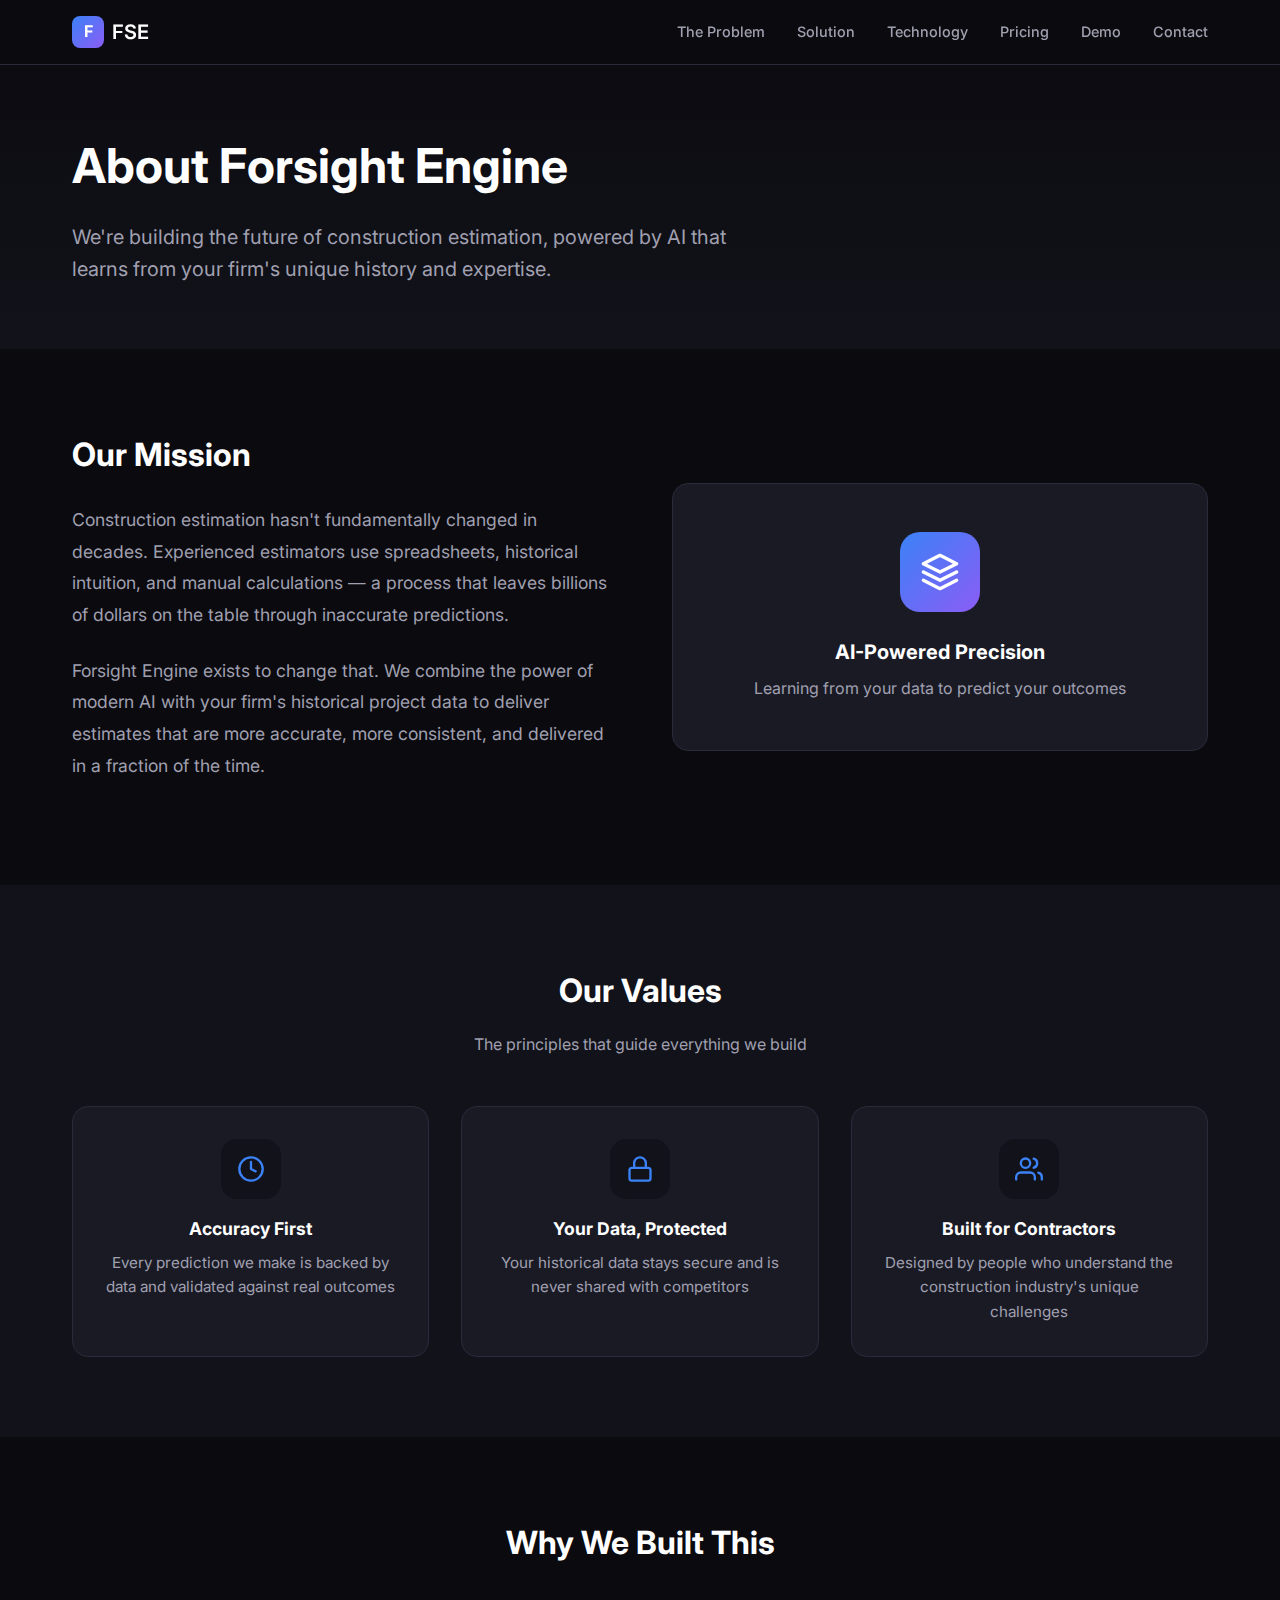
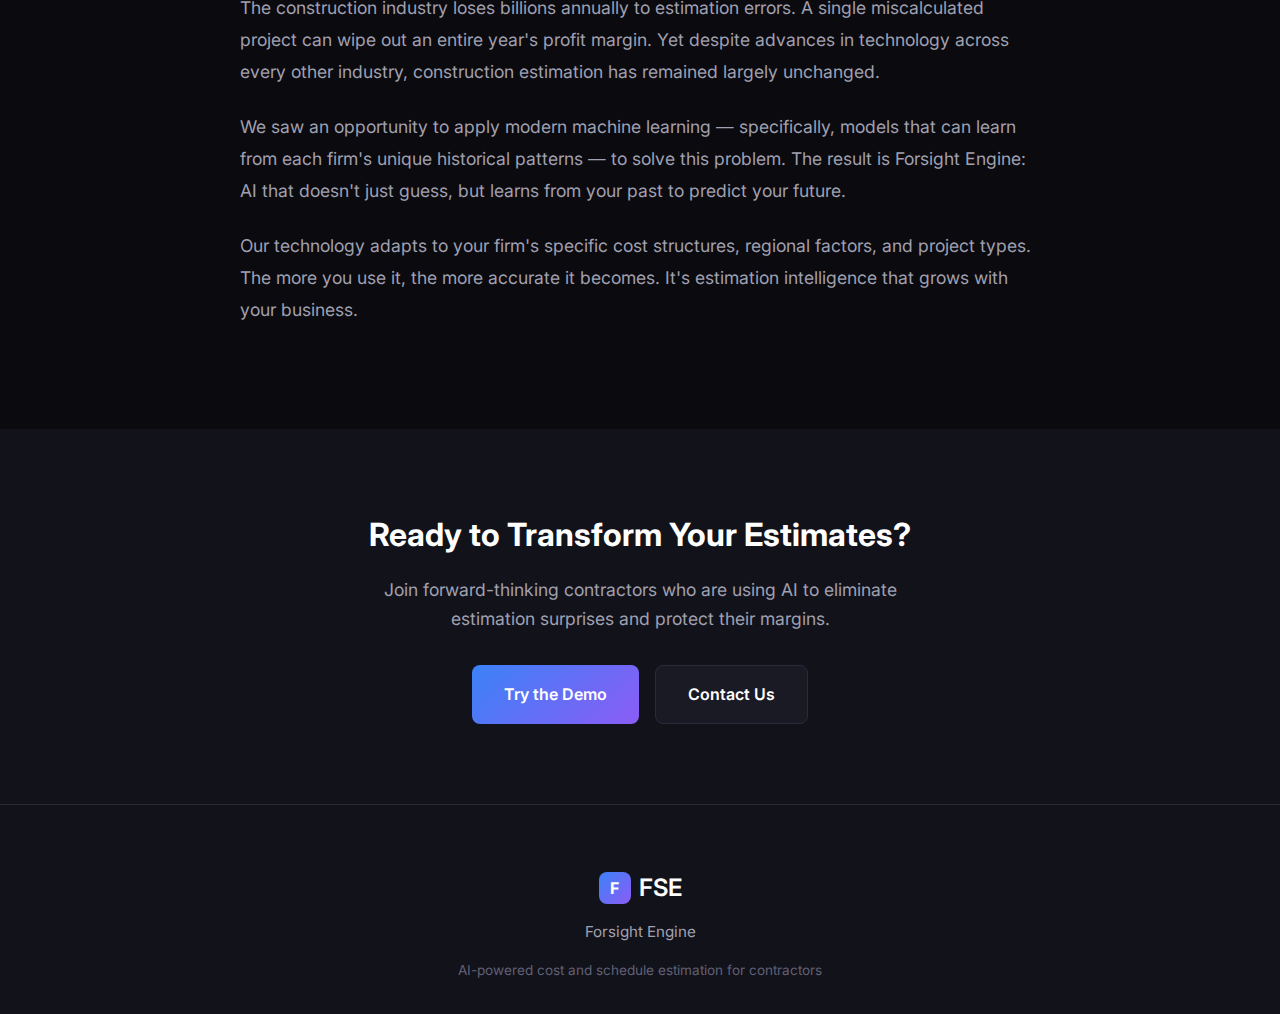
<file: website/about.html>
<!DOCTYPE html>
<html lang="en">
<head>
    <meta charset="UTF-8">
    <meta name="viewport" content="width=device-width, initial-scale=1.0">
    <title>About Us | FSE - Forsight Engine</title>
    <link rel="stylesheet" href="css/style.css">
    <link rel="stylesheet" href="css/mobile.css">
    <link rel="preconnect" href="https://fonts.googleapis.com">
    <link rel="preconnect" href="https://fonts.gstatic.com" crossorigin>
    <link href="https://fonts.googleapis.com/css2?family=Inter:wght@300;400;500;600;700&display=swap" rel="stylesheet">
    <style>
        .about-hero {
            padding: 8rem 0 4rem;
            background: linear-gradient(180deg, var(--bg-primary) 0%, var(--bg-secondary) 100%);
        }

        .about-hero h1 {
            font-size: 3rem;
            font-weight: 700;
            margin-bottom: 1rem;
        }

        .about-hero p {
            color: var(--text-secondary);
            font-size: 1.25rem;
            max-width: 700px;
        }

        .about-section {
            padding: 5rem 0;
        }

        .about-section.alt {
            background: var(--bg-secondary);
        }

        .mission-grid {
            display: grid;
            grid-template-columns: 1fr 1fr;
            gap: 4rem;
            align-items: center;
        }

        @media (max-width: 768px) {
            .mission-grid {
                grid-template-columns: 1fr;
                gap: 2rem;
            }
        }

        .mission-content h2 {
            font-size: 2rem;
            margin-bottom: 1.5rem;
        }

        .mission-content p {
            color: var(--text-secondary);
            font-size: 1.1rem;
            line-height: 1.8;
            margin-bottom: 1.5rem;
        }

        .mission-visual {
            background: var(--bg-card);
            border: 1px solid var(--border);
            border-radius: 16px;
            padding: 3rem;
            text-align: center;
        }

        .mission-icon {
            width: 80px;
            height: 80px;
            background: linear-gradient(135deg, var(--gradient-start), var(--gradient-end));
            border-radius: 20px;
            display: flex;
            align-items: center;
            justify-content: center;
            margin: 0 auto 1.5rem;
        }

        .mission-icon svg {
            width: 40px;
            height: 40px;
            stroke: white;
        }

        .mission-visual h3 {
            font-size: 1.25rem;
            margin-bottom: 0.5rem;
        }

        .mission-visual p {
            color: var(--text-secondary);
        }

        .values-grid {
            display: grid;
            grid-template-columns: repeat(3, 1fr);
            gap: 2rem;
            margin-top: 3rem;
        }

        @media (max-width: 768px) {
            .values-grid {
                grid-template-columns: 1fr;
            }
        }

        .value-card {
            background: var(--bg-card);
            border: 1px solid var(--border);
            border-radius: 16px;
            padding: 2rem;
            text-align: center;
        }

        .value-icon {
            width: 60px;
            height: 60px;
            background: var(--bg-secondary);
            border-radius: 16px;
            display: flex;
            align-items: center;
            justify-content: center;
            margin: 0 auto 1rem;
        }

        .value-icon svg {
            width: 28px;
            height: 28px;
            stroke: var(--accent);
        }

        .value-card h3 {
            font-size: 1.1rem;
            margin-bottom: 0.5rem;
        }

        .value-card p {
            color: var(--text-secondary);
            font-size: 0.95rem;
        }

        .story-section h2 {
            font-size: 2rem;
            margin-bottom: 1.5rem;
            text-align: center;
        }

        .story-content {
            max-width: 800px;
            margin: 0 auto;
        }

        .story-content p {
            color: var(--text-secondary);
            font-size: 1.1rem;
            line-height: 1.8;
            margin-bottom: 1.5rem;
        }

        .cta-section {
            text-align: center;
            padding: 5rem 0;
        }

        .cta-section h2 {
            font-size: 2rem;
            margin-bottom: 1rem;
        }

        .cta-section p {
            color: var(--text-secondary);
            font-size: 1.1rem;
            max-width: 600px;
            margin: 0 auto 2rem;
        }

        .cta-buttons {
            display: flex;
            gap: 1rem;
            justify-content: center;
            flex-wrap: wrap;
        }

        .btn {
            display: inline-flex;
            align-items: center;
            gap: 0.5rem;
            padding: 1rem 2rem;
            border-radius: 8px;
            font-weight: 600;
            text-decoration: none;
            transition: transform 0.2s, box-shadow 0.2s;
        }

        .btn-primary {
            background: linear-gradient(135deg, var(--gradient-start), var(--gradient-end));
            color: white;
        }

        .btn-secondary {
            background: var(--bg-card);
            border: 1px solid var(--border);
            color: var(--text-primary);
        }

        .btn:hover {
            transform: translateY(-2px);
            box-shadow: 0 8px 25px rgba(0, 0, 0, 0.3);
        }
    </style>
</head>
<body>
    <!-- Navigation -->
    <nav class="nav">
        <div class="nav-container">
            <a href="index.html" class="nav-brand">
                <span class="brand-icon">F</span>
                <span class="brand-text">FSE</span>
            </a>
            <div class="nav-links">
                <a href="index.html#problem">The Problem</a>
                <a href="index.html#solution">Solution</a>
                <a href="technology.html">Technology</a>
                <a href="pricing.html">Pricing</a>
                <a href="demo.html">Demo</a>
                <a href="contact.html">Contact</a>
            </div>
        </div>
    </nav>

    <!-- Hero -->
    <section class="about-hero">
        <div class="container">
            <h1>About Forsight Engine</h1>
            <p>We're building the future of construction estimation, powered by AI that learns from your firm's unique history and expertise.</p>
        </div>
    </section>

    <!-- Mission Section -->
    <section class="about-section">
        <div class="container">
            <div class="mission-grid">
                <div class="mission-content">
                    <h2>Our Mission</h2>
                    <p>Construction estimation hasn't fundamentally changed in decades. Experienced estimators use spreadsheets, historical intuition, and manual calculations — a process that leaves billions of dollars on the table through inaccurate predictions.</p>
                    <p>Forsight Engine exists to change that. We combine the power of modern AI with your firm's historical project data to deliver estimates that are more accurate, more consistent, and delivered in a fraction of the time.</p>
                </div>
                <div class="mission-visual">
                    <div class="mission-icon">
                        <svg xmlns="http://www.w3.org/2000/svg" viewBox="0 0 24 24" fill="none" stroke="currentColor" stroke-width="2" stroke-linecap="round" stroke-linejoin="round">
                            <path d="M12 2L2 7l10 5 10-5-10-5z"></path>
                            <path d="M2 17l10 5 10-5"></path>
                            <path d="M2 12l10 5 10-5"></path>
                        </svg>
                    </div>
                    <h3>AI-Powered Precision</h3>
                    <p>Learning from your data to predict your outcomes</p>
                </div>
            </div>
        </div>
    </section>

    <!-- Values Section -->
    <section class="about-section alt">
        <div class="container">
            <h2 style="font-size: 2rem; text-align: center; margin-bottom: 1rem;">Our Values</h2>
            <p style="text-align: center; color: var(--text-secondary); max-width: 600px; margin: 0 auto;">The principles that guide everything we build</p>

            <div class="values-grid">
                <div class="value-card">
                    <div class="value-icon">
                        <svg xmlns="http://www.w3.org/2000/svg" viewBox="0 0 24 24" fill="none" stroke="currentColor" stroke-width="2" stroke-linecap="round" stroke-linejoin="round">
                            <circle cx="12" cy="12" r="10"></circle>
                            <polyline points="12 6 12 12 16 14"></polyline>
                        </svg>
                    </div>
                    <h3>Accuracy First</h3>
                    <p>Every prediction we make is backed by data and validated against real outcomes</p>
                </div>

                <div class="value-card">
                    <div class="value-icon">
                        <svg xmlns="http://www.w3.org/2000/svg" viewBox="0 0 24 24" fill="none" stroke="currentColor" stroke-width="2" stroke-linecap="round" stroke-linejoin="round">
                            <rect x="3" y="11" width="18" height="11" rx="2" ry="2"></rect>
                            <path d="M7 11V7a5 5 0 0 1 10 0v4"></path>
                        </svg>
                    </div>
                    <h3>Your Data, Protected</h3>
                    <p>Your historical data stays secure and is never shared with competitors</p>
                </div>

                <div class="value-card">
                    <div class="value-icon">
                        <svg xmlns="http://www.w3.org/2000/svg" viewBox="0 0 24 24" fill="none" stroke="currentColor" stroke-width="2" stroke-linecap="round" stroke-linejoin="round">
                            <path d="M17 21v-2a4 4 0 0 0-4-4H5a4 4 0 0 0-4 4v2"></path>
                            <circle cx="9" cy="7" r="4"></circle>
                            <path d="M23 21v-2a4 4 0 0 0-3-3.87"></path>
                            <path d="M16 3.13a4 4 0 0 1 0 7.75"></path>
                        </svg>
                    </div>
                    <h3>Built for Contractors</h3>
                    <p>Designed by people who understand the construction industry's unique challenges</p>
                </div>
            </div>
        </div>
    </section>

    <!-- Story Section -->
    <section class="about-section story-section">
        <div class="container">
            <h2>Why We Built This</h2>
            <div class="story-content">
                <p>The construction industry loses billions annually to estimation errors. A single miscalculated project can wipe out an entire year's profit margin. Yet despite advances in technology across every other industry, construction estimation has remained largely unchanged.</p>
                <p>We saw an opportunity to apply modern machine learning — specifically, models that can learn from each firm's unique historical patterns — to solve this problem. The result is Forsight Engine: AI that doesn't just guess, but learns from your past to predict your future.</p>
                <p>Our technology adapts to your firm's specific cost structures, regional factors, and project types. The more you use it, the more accurate it becomes. It's estimation intelligence that grows with your business.</p>
            </div>
        </div>
    </section>

    <!-- CTA Section -->
    <section class="about-section alt cta-section">
        <div class="container">
            <h2>Ready to Transform Your Estimates?</h2>
            <p>Join forward-thinking contractors who are using AI to eliminate estimation surprises and protect their margins.</p>
            <div class="cta-buttons">
                <a href="demo.html" class="btn btn-primary">Try the Demo</a>
                <a href="contact.html" class="btn btn-secondary">Contact Us</a>
            </div>
        </div>
    </section>

    <!-- Footer -->
    <footer class="footer">
        <div class="container">
            <div class="footer-content">
                <div class="footer-brand">
                    <span class="brand-icon">F</span>
                    <span class="brand-text">FSE</span>
                </div>
                <p class="footer-tagline">Forsight Engine</p>
                <p class="footer-copy">AI-powered cost and schedule estimation for contractors</p>
            </div>
        </div>
    </footer>

    <script src="js/client-auth.js"></script>
    <script src="js/mobile-nav.js"></script>
</body>
</html>
</file>
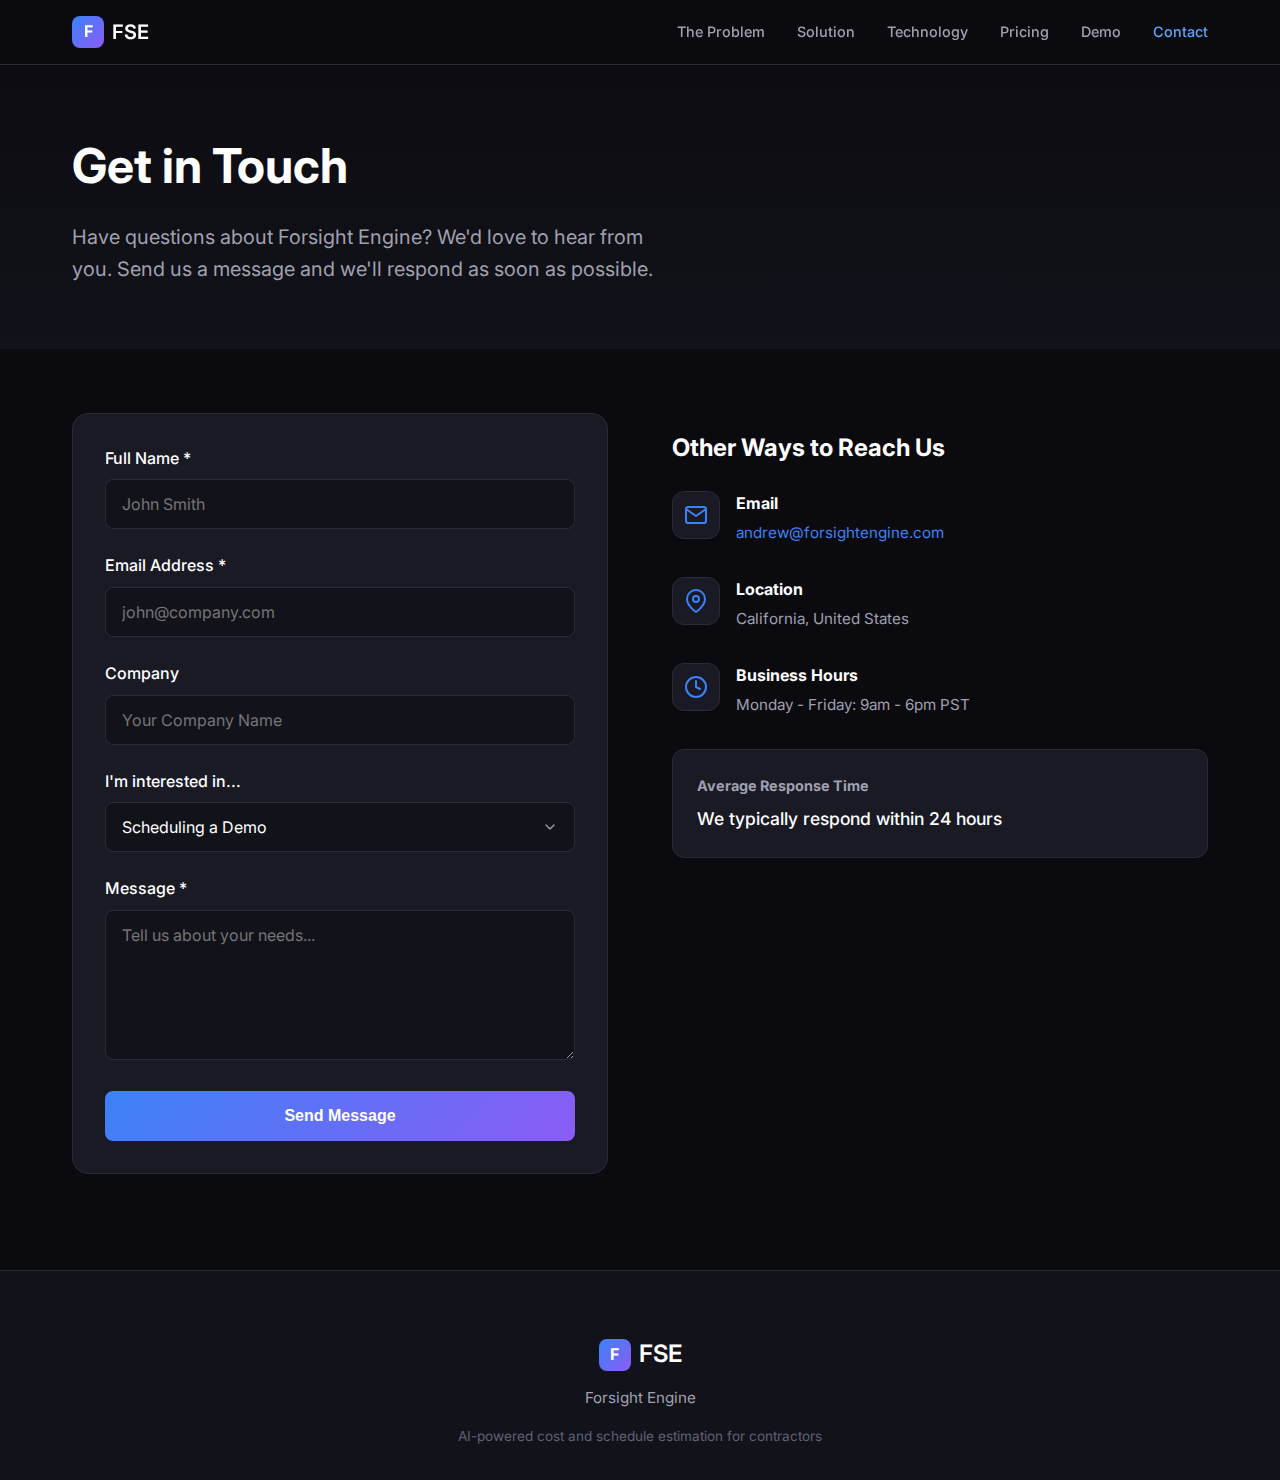
<file: website/contact.html>
<!DOCTYPE html>
<html lang="en">
<head>
    <meta charset="UTF-8">
    <meta name="viewport" content="width=device-width, initial-scale=1.0">
    <title>Contact Us | FSE - Forsight Engine</title>
    <link rel="stylesheet" href="css/style.css">
    <link rel="stylesheet" href="css/mobile.css">
    <link rel="preconnect" href="https://fonts.googleapis.com">
    <link rel="preconnect" href="https://fonts.gstatic.com" crossorigin>
    <link href="https://fonts.googleapis.com/css2?family=Inter:wght@300;400;500;600;700&display=swap" rel="stylesheet">
    <style>
        .contact-hero {
            padding: 8rem 0 4rem;
            background: linear-gradient(180deg, var(--bg-primary) 0%, var(--bg-secondary) 100%);
        }

        .contact-hero h1 {
            font-size: 3rem;
            font-weight: 700;
            margin-bottom: 1rem;
        }

        .contact-hero p {
            color: var(--text-secondary);
            font-size: 1.25rem;
            max-width: 600px;
        }

        .contact-section {
            padding: 4rem 0 6rem;
        }

        .contact-grid {
            display: grid;
            grid-template-columns: 1fr 1fr;
            gap: 4rem;
        }

        @media (max-width: 768px) {
            .contact-grid {
                grid-template-columns: 1fr;
                gap: 3rem;
            }
        }

        .contact-form {
            background: var(--bg-card);
            border: 1px solid var(--border);
            border-radius: 16px;
            padding: 2rem;
        }

        .form-group {
            margin-bottom: 1.5rem;
        }

        .form-group label {
            display: block;
            margin-bottom: 0.5rem;
            font-weight: 500;
            color: var(--text-primary);
        }

        .form-group input,
        .form-group textarea,
        .form-group select {
            width: 100%;
            padding: 0.875rem 1rem;
            background: var(--bg-secondary);
            border: 1px solid var(--border);
            border-radius: 8px;
            color: var(--text-primary);
            font-family: inherit;
            font-size: 1rem;
            transition: border-color 0.2s, box-shadow 0.2s;
        }

        .form-group input:focus,
        .form-group textarea:focus,
        .form-group select:focus {
            outline: none;
            border-color: var(--accent);
            box-shadow: 0 0 0 3px var(--accent-glow);
        }

        .form-group textarea {
            min-height: 150px;
            resize: vertical;
        }

        .form-group select {
            appearance: none;
            background-image: url("data:image/svg+xml,%3Csvg xmlns='http://www.w3.org/2000/svg' width='24' height='24' viewBox='0 0 24 24' fill='none' stroke='%23a0a0b0' stroke-width='2' stroke-linecap='round' stroke-linejoin='round'%3E%3Cpolyline points='6 9 12 15 18 9'%3E%3C/polyline%3E%3C/svg%3E");
            background-repeat: no-repeat;
            background-position: right 1rem center;
            background-size: 1rem;
            padding-right: 3rem;
        }

        .submit-btn {
            width: 100%;
            padding: 1rem 2rem;
            background: linear-gradient(135deg, var(--gradient-start), var(--gradient-end));
            border: none;
            border-radius: 8px;
            color: white;
            font-weight: 600;
            font-size: 1rem;
            cursor: pointer;
            transition: transform 0.2s, box-shadow 0.2s;
        }

        .submit-btn:hover {
            transform: translateY(-2px);
            box-shadow: 0 8px 25px var(--accent-glow);
        }

        .contact-info {
            padding-top: 1rem;
        }

        .contact-info h2 {
            font-size: 1.5rem;
            margin-bottom: 1.5rem;
        }

        .info-item {
            display: flex;
            align-items: flex-start;
            gap: 1rem;
            margin-bottom: 2rem;
        }

        .info-icon {
            width: 48px;
            height: 48px;
            background: var(--bg-card);
            border: 1px solid var(--border);
            border-radius: 12px;
            display: flex;
            align-items: center;
            justify-content: center;
            flex-shrink: 0;
        }

        .info-icon svg {
            width: 24px;
            height: 24px;
            stroke: var(--accent);
        }

        .info-content h3 {
            font-size: 1rem;
            margin-bottom: 0.25rem;
        }

        .info-content p {
            color: var(--text-secondary);
            font-size: 0.95rem;
        }

        .info-content a {
            color: var(--accent);
            text-decoration: none;
        }

        .info-content a:hover {
            text-decoration: underline;
        }

        .response-time {
            background: var(--bg-card);
            border: 1px solid var(--border);
            border-radius: 12px;
            padding: 1.5rem;
            margin-top: 2rem;
        }

        .response-time h4 {
            font-size: 0.9rem;
            color: var(--text-secondary);
            margin-bottom: 0.5rem;
        }

        .response-time p {
            font-size: 1.1rem;
            font-weight: 500;
        }
    </style>
</head>
<body>
    <!-- Navigation -->
    <nav class="nav">
        <div class="nav-container">
            <a href="index.html" class="nav-brand">
                <span class="brand-icon">F</span>
                <span class="brand-text">FSE</span>
            </a>
            <div class="nav-links">
                <a href="index.html#problem">The Problem</a>
                <a href="index.html#solution">Solution</a>
                <a href="technology.html">Technology</a>
                <a href="pricing.html">Pricing</a>
                <a href="demo.html">Demo</a>
                <a href="contact.html" class="active">Contact</a>
            </div>
        </div>
    </nav>

    <!-- Hero -->
    <section class="contact-hero">
        <div class="container">
            <h1>Get in Touch</h1>
            <p>Have questions about Forsight Engine? We'd love to hear from you. Send us a message and we'll respond as soon as possible.</p>
        </div>
    </section>

    <!-- Contact Section -->
    <section class="contact-section">
        <div class="container">
            <div class="contact-grid">
                <!-- Contact Form -->
                <div class="contact-form">
                    <form action="https://formspree.io/f/xzzeddqp" method="POST">
                        <input type="hidden" name="_subject" value="New Contact Form Submission - FSE">

                        <div class="form-group">
                            <label for="name">Full Name *</label>
                            <input type="text" id="name" name="name" required placeholder="John Smith">
                        </div>

                        <div class="form-group">
                            <label for="email">Email Address *</label>
                            <input type="email" id="email" name="email" required placeholder="john@company.com">
                        </div>

                        <div class="form-group">
                            <label for="company">Company</label>
                            <input type="text" id="company" name="company" placeholder="Your Company Name">
                        </div>

                        <div class="form-group">
                            <label for="interest">I'm interested in...</label>
                            <select id="interest" name="interest">
                                <option value="demo">Scheduling a Demo</option>
                                <option value="pricing">Pricing Information</option>
                                <option value="partnership">Partnership Opportunities</option>
                                <option value="support">Technical Support</option>
                                <option value="other">Other</option>
                            </select>
                        </div>

                        <div class="form-group">
                            <label for="message">Message *</label>
                            <textarea id="message" name="message" required placeholder="Tell us about your needs..."></textarea>
                        </div>

                        <button type="submit" class="submit-btn">Send Message</button>
                    </form>
                </div>

                <!-- Contact Info -->
                <div class="contact-info">
                    <h2>Other Ways to Reach Us</h2>

                    <div class="info-item">
                        <div class="info-icon">
                            <svg xmlns="http://www.w3.org/2000/svg" viewBox="0 0 24 24" fill="none" stroke="currentColor" stroke-width="2" stroke-linecap="round" stroke-linejoin="round">
                                <path d="M4 4h16c1.1 0 2 .9 2 2v12c0 1.1-.9 2-2 2H4c-1.1 0-2-.9-2-2V6c0-1.1.9-2 2-2z"></path>
                                <polyline points="22,6 12,13 2,6"></polyline>
                            </svg>
                        </div>
                        <div class="info-content">
                            <h3>Email</h3>
                            <p><a href="mailto:andrew@forsightengine.com">andrew@forsightengine.com</a></p>
                        </div>
                    </div>

                    <div class="info-item">
                        <div class="info-icon">
                            <svg xmlns="http://www.w3.org/2000/svg" viewBox="0 0 24 24" fill="none" stroke="currentColor" stroke-width="2" stroke-linecap="round" stroke-linejoin="round">
                                <path d="M21 10c0 7-9 13-9 13s-9-6-9-13a9 9 0 0 1 18 0z"></path>
                                <circle cx="12" cy="10" r="3"></circle>
                            </svg>
                        </div>
                        <div class="info-content">
                            <h3>Location</h3>
                            <p>California, United States</p>
                        </div>
                    </div>

                    <div class="info-item">
                        <div class="info-icon">
                            <svg xmlns="http://www.w3.org/2000/svg" viewBox="0 0 24 24" fill="none" stroke="currentColor" stroke-width="2" stroke-linecap="round" stroke-linejoin="round">
                                <circle cx="12" cy="12" r="10"></circle>
                                <polyline points="12 6 12 12 16 14"></polyline>
                            </svg>
                        </div>
                        <div class="info-content">
                            <h3>Business Hours</h3>
                            <p>Monday - Friday: 9am - 6pm PST</p>
                        </div>
                    </div>

                    <div class="response-time">
                        <h4>Average Response Time</h4>
                        <p>We typically respond within 24 hours</p>
                    </div>
                </div>
            </div>
        </div>
    </section>

    <!-- Footer -->
    <footer class="footer">
        <div class="container">
            <div class="footer-content">
                <div class="footer-brand">
                    <span class="brand-icon">F</span>
                    <span class="brand-text">FSE</span>
                </div>
                <p class="footer-tagline">Forsight Engine</p>
                <p class="footer-copy">AI-powered cost and schedule estimation for contractors</p>
            </div>
        </div>
    </footer>

    <script src="js/client-auth.js"></script>
    <script src="js/mobile-nav.js"></script>
</body>
</html>
</file>
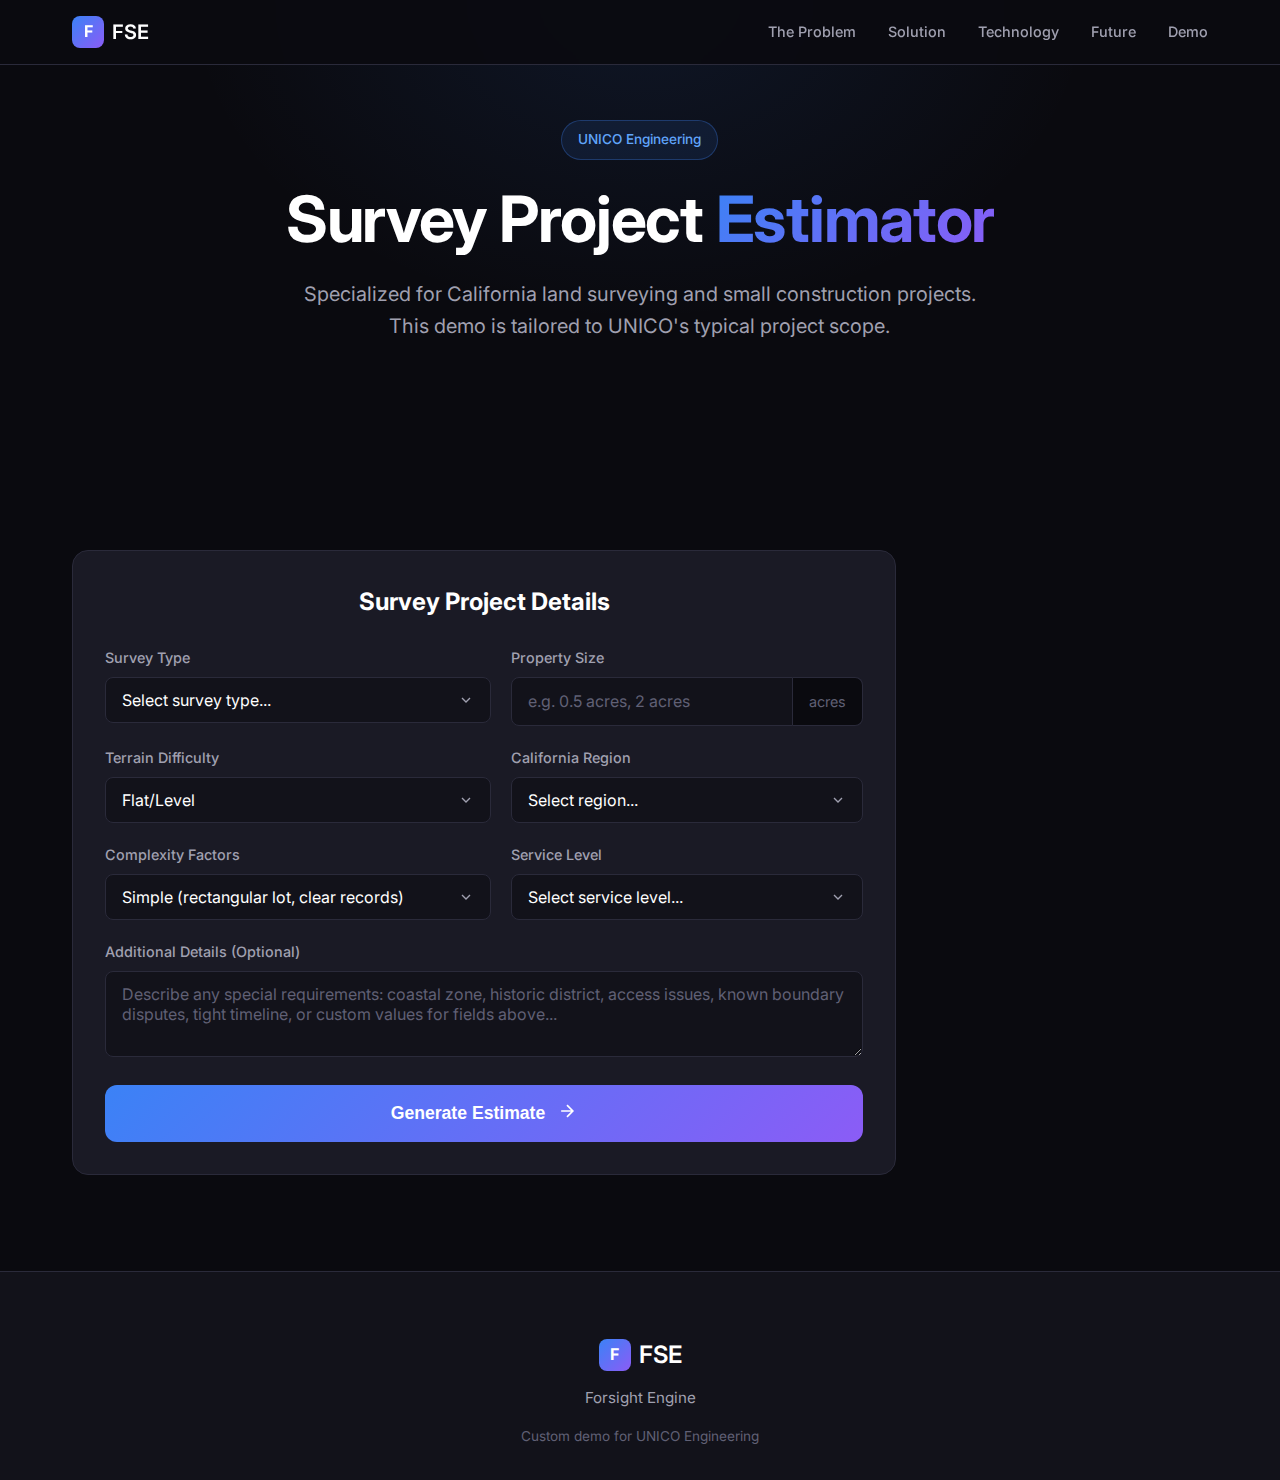
<file: website/demo-unico.html>
<!DOCTYPE html>
<html lang="en">
<head>
    <meta charset="UTF-8">
    <meta name="viewport" content="width=device-width, initial-scale=1.0">
    <title>FSE | UNICO Engineering Demo</title>
    <link rel="stylesheet" href="css/style.css">
    <link rel="stylesheet" href="css/mobile.css">
    <link rel="stylesheet" href="css/demo.css">
    <link rel="preconnect" href="https://fonts.googleapis.com">
    <link rel="preconnect" href="https://fonts.gstatic.com" crossorigin>
    <link href="https://fonts.googleapis.com/css2?family=Inter:wght@300;400;500;600;700&display=swap" rel="stylesheet">
</head>
<body>
    <!-- Navigation -->
    <nav class="nav">
        <div class="nav-container">
            <a href="index.html" class="nav-brand">
                <span class="brand-icon">F</span>
                <span class="brand-text">FSE</span>
            </a>
            <div class="nav-links">
                <a href="index.html#problem">The Problem</a>
                <a href="index.html#solution">Solution</a>
                <a href="technology.html">Technology</a>
                <a href="index.html#future">Future</a>
                <a href="demo.html">Demo</a>
                <a href="unico.html" class="active">UNICO</a>
            </div>
        </div>
    </nav>

    <!-- Demo Hero -->
    <section class="hero pricing-hero">
        <div class="hero-content">
            <div class="hero-badge">UNICO Engineering</div>
            <h1>Survey Project <span class="gradient-text">Estimator</span></h1>
            <p class="hero-subtitle">
                Specialized for California land surveying and small construction projects.
                This demo is tailored to UNICO's typical project scope.
            </p>
        </div>
    </section>

    <!-- Demo Section -->
    <section class="section">
        <div class="container">
            <div class="demo-container">
                <!-- Input Form -->
                <div class="demo-form-section">
                    <h2>Survey Project Details</h2>
                    <form id="demo-form" class="demo-form">
                        <!-- Survey Type -->
                        <div class="form-group">
                            <label for="project-type">Survey Type</label>
                            <select id="project-type" required>
                                <option value="">Select survey type...</option>
                                <option value="Boundary Survey (Simple/Flat Lot)">Boundary Survey (Simple/Flat Lot)</option>
                                <option value="Boundary Survey (Complex/Hillside)">Boundary Survey (Complex/Hillside)</option>
                                <option value="Topographic Survey">Topographic Survey</option>
                                <option value="ALTA/NSPS Survey">ALTA/NSPS Survey</option>
                                <option value="Construction Staking Survey">Construction Staking Survey</option>
                                <option value="As-Built Survey">As-Built Survey</option>
                                <option value="Subdivision Survey">Subdivision Survey</option>
                                <option value="3D Site Scanning">3D Site Scanning</option>
                                <option value="Construction Project Management">Construction Project Management</option>
                                <option value="custom">Other (specify in description)</option>
                            </select>
                        </div>

                        <!-- Property Size -->
                        <div class="form-group">
                            <label for="square-footage">Property Size</label>
                            <div class="input-with-unit">
                                <input type="text" id="square-footage" placeholder="e.g. 0.5 acres, 2 acres" required>
                                <span class="unit">acres</span>
                            </div>
                        </div>

                        <!-- Terrain Type -->
                        <div class="form-group">
                            <label for="floors">Terrain Difficulty</label>
                            <select id="floors">
                                <option value="Flat/Level">Flat/Level</option>
                                <option value="Light Slope/Vegetation">Light Slope/Vegetation</option>
                                <option value="Hillside/Steep">Hillside/Steep</option>
                                <option value="Dense Vegetation">Dense Vegetation</option>
                                <option value="Wetlands/Water Features">Wetlands/Water Features</option>
                                <option value="custom">Other (specify in description)</option>
                            </select>
                        </div>

                        <!-- California Location -->
                        <div class="form-group">
                            <label for="location">California Region</label>
                            <select id="location" required>
                                <option value="">Select region...</option>
                                <option value="San Francisco Bay Area">San Francisco Bay Area</option>
                                <option value="Los Angeles Basin">Los Angeles Basin</option>
                                <option value="San Jose / Silicon Valley">San Jose / Silicon Valley</option>
                                <option value="Sacramento / Folsom">Sacramento / Folsom</option>
                                <option value="San Diego">San Diego</option>
                                <option value="Central Valley">Central Valley</option>
                                <option value="Rural / Remote California">Rural / Remote California</option>
                                <option value="custom">Other (specify in description)</option>
                            </select>
                        </div>

                        <!-- Complexity Factors -->
                        <div class="form-group">
                            <label for="contract-type">Complexity Factors</label>
                            <select id="contract-type">
                                <option value="Simple (rectangular lot, clear records)">Simple (rectangular lot, clear records)</option>
                                <option value="Moderate (irregular boundaries)">Moderate (irregular boundaries)</option>
                                <option value="Complex (easements/encroachments)">Complex (easements/encroachments)</option>
                                <option value="Very Complex (disputes/historical research)">Very Complex (disputes/historical research)</option>
                                <option value="Rush Job (<1 week turnaround)">Rush Job (&lt;1 week turnaround)</option>
                                <option value="custom">Other (specify in description)</option>
                            </select>
                        </div>

                        <!-- Service Level -->
                        <div class="form-group">
                            <label for="construction-class">Service Level</label>
                            <select id="construction-class">
                                <option value="">Select service level...</option>
                                <option value="Basic (field work + simple plat)">Basic (field work + simple plat)</option>
                                <option value="Standard (detailed plat + records)">Standard (detailed plat + records)</option>
                                <option value="Enhanced (CAD deliverables)">Enhanced (CAD deliverables)</option>
                                <option value="Premium (full report + 3D model)">Premium (full report + 3D model)</option>
                                <option value="Comprehensive (legal exhibit ready)">Comprehensive (legal exhibit ready)</option>
                                <option value="custom">Other (specify in description)</option>
                            </select>
                        </div>

                        <!-- Project Description -->
                        <div class="form-group full-width">
                            <label for="description">Additional Details (Optional)</label>
                            <textarea id="description" rows="3" placeholder="Describe any special requirements: coastal zone, historic district, access issues, known boundary disputes, tight timeline, or custom values for fields above..."></textarea>
                        </div>

                        <!-- Submit Button -->
                        <div class="form-group full-width">
                            <button type="submit" class="demo-submit-btn" id="submit-btn">
                                <span class="btn-text">Generate Estimate</span>
                                <span class="btn-icon">
                                    <svg viewBox="0 0 24 24" fill="none" stroke="currentColor" stroke-width="2">
                                        <path d="M5 12h14M12 5l7 7-7 7"/>
                                    </svg>
                                </span>
                            </button>
                        </div>
                    </form>
                </div>

                <!-- Results Section (hidden until prediction) -->
                <div class="demo-results-section hidden" id="results-section">
                    <h2>Prediction Results</h2>

                    <!-- Loading State -->
                    <div class="loading-state" id="loading-state">
                        <div class="loading-spinner"></div>
                        <p>Analyzing project parameters...</p>
                    </div>

                    <!-- Results Content -->
                    <div class="results-content hidden" id="results-content">
                        <!-- Cost Prediction -->
                        <div class="prediction-card">
                            <div class="prediction-header">
                                <div class="prediction-icon cost">
                                    <svg viewBox="0 0 24 24" fill="none" stroke="currentColor" stroke-width="2">
                                        <line x1="12" y1="1" x2="12" y2="23"/>
                                        <path d="M17 5H9.5a3.5 3.5 0 0 0 0 7h5a3.5 3.5 0 0 1 0 7H6"/>
                                    </svg>
                                </div>
                                <h3>Estimated Cost</h3>
                            </div>
                            <div class="prediction-main">
                                <span class="prediction-value" id="cost-estimate">$0</span>
                            </div>
                            <div class="confidence-intervals">
                                <div class="interval">
                                    <span class="interval-label">P10 (Optimistic)</span>
                                    <span class="interval-value" id="cost-p10">$0</span>
                                </div>
                                <div class="interval primary">
                                    <span class="interval-label">P50 (Most Likely)</span>
                                    <span class="interval-value" id="cost-p50">$0</span>
                                </div>
                                <div class="interval">
                                    <span class="interval-label">P90 (Conservative)</span>
                                    <span class="interval-value" id="cost-p90">$0</span>
                                </div>
                            </div>
                        </div>

                        <!-- Duration Prediction -->
                        <div class="prediction-card">
                            <div class="prediction-header">
                                <div class="prediction-icon duration">
                                    <svg viewBox="0 0 24 24" fill="none" stroke="currentColor" stroke-width="2">
                                        <circle cx="12" cy="12" r="10"/>
                                        <polyline points="12 6 12 12 16 14"/>
                                    </svg>
                                </div>
                                <h3>Estimated Duration</h3>
                            </div>
                            <div class="prediction-main">
                                <span class="prediction-value" id="duration-estimate">0 days</span>
                            </div>
                            <div class="confidence-intervals">
                                <div class="interval">
                                    <span class="interval-label">P10 (Optimistic)</span>
                                    <span class="interval-value" id="duration-p10">0 days</span>
                                </div>
                                <div class="interval primary">
                                    <span class="interval-label">P50 (Most Likely)</span>
                                    <span class="interval-value" id="duration-p50">0 days</span>
                                </div>
                                <div class="interval">
                                    <span class="interval-label">P90 (Conservative)</span>
                                    <span class="interval-value" id="duration-p90">0 days</span>
                                </div>
                            </div>
                        </div>

                        <!-- Cost Breakdown Chart -->
                        <div class="chart-card">
                            <h3>Cost Breakdown</h3>
                            <div class="breakdown-chart" id="breakdown-chart">
                                <div class="breakdown-item">
                                    <span class="breakdown-label">Labor</span>
                                    <div class="breakdown-bar-container">
                                        <div class="breakdown-bar labor" id="bar-labor" style="width: 0%"></div>
                                    </div>
                                    <span class="breakdown-value" id="val-labor">0%</span>
                                </div>
                                <div class="breakdown-item">
                                    <span class="breakdown-label">Materials</span>
                                    <div class="breakdown-bar-container">
                                        <div class="breakdown-bar materials" id="bar-materials" style="width: 0%"></div>
                                    </div>
                                    <span class="breakdown-value" id="val-materials">0%</span>
                                </div>
                                <div class="breakdown-item">
                                    <span class="breakdown-label">Equipment</span>
                                    <div class="breakdown-bar-container">
                                        <div class="breakdown-bar equipment" id="bar-equipment" style="width: 0%"></div>
                                    </div>
                                    <span class="breakdown-value" id="val-equipment">0%</span>
                                </div>
                                <div class="breakdown-item">
                                    <span class="breakdown-label">Overhead</span>
                                    <div class="breakdown-bar-container">
                                        <div class="breakdown-bar overhead" id="bar-overhead" style="width: 0%"></div>
                                    </div>
                                    <span class="breakdown-value" id="val-overhead">0%</span>
                                </div>
                                <div class="breakdown-item">
                                    <span class="breakdown-label">Contingency</span>
                                    <div class="breakdown-bar-container">
                                        <div class="breakdown-bar contingency" id="bar-contingency" style="width: 0%"></div>
                                    </div>
                                    <span class="breakdown-value" id="val-contingency">0%</span>
                                </div>
                            </div>
                        </div>

                        <!-- Risk Factors -->
                        <div class="risks-card">
                            <h3>Risk Factors</h3>
                            <div class="risks-list" id="risks-list">
                                <!-- Populated by JS -->
                            </div>
                        </div>

                        <!-- AI Analysis -->
                        <div class="analysis-card">
                            <h3>AI Analysis</h3>
                            <div class="analysis-content" id="analysis-content">
                                <!-- Populated by JS -->
                            </div>
                        </div>

                        <!-- Disclaimer -->
                        <div class="demo-disclaimer">
                            <strong>Note:</strong> This is a demonstration using California survey industry data. Production FSE models are trained on UNICO's historical data for significantly higher accuracy.
                        </div>

                        <!-- Try Again -->
                        <button class="try-again-btn" id="try-again-btn">
                            <svg viewBox="0 0 24 24" fill="none" stroke="currentColor" stroke-width="2">
                                <path d="M1 4v6h6M23 20v-6h-6"/>
                                <path d="M20.49 9A9 9 0 0 0 5.64 5.64L1 10m22 4l-4.64 4.36A9 9 0 0 1 3.51 15"/>
                            </svg>
                            New Estimate
                        </button>
                    </div>
                </div>
            </div>
        </div>
    </section>

    <!-- Footer -->
    <footer class="footer">
        <div class="container">
            <div class="footer-content">
                <div class="footer-brand">
                    <span class="brand-icon">F</span>
                    <span class="brand-text">FSE</span>
                </div>
                <p class="footer-tagline">Forsight Engine</p>
                <p class="footer-copy">Custom demo for UNICO Engineering</p>
            </div>
        </div>
    </footer>

    <script src="js/client-auth.js"></script>
    <script src="js/mobile-nav.js"></script>
    <script src="js/demo-unico.js"></script>
</body>
</html>
</file>
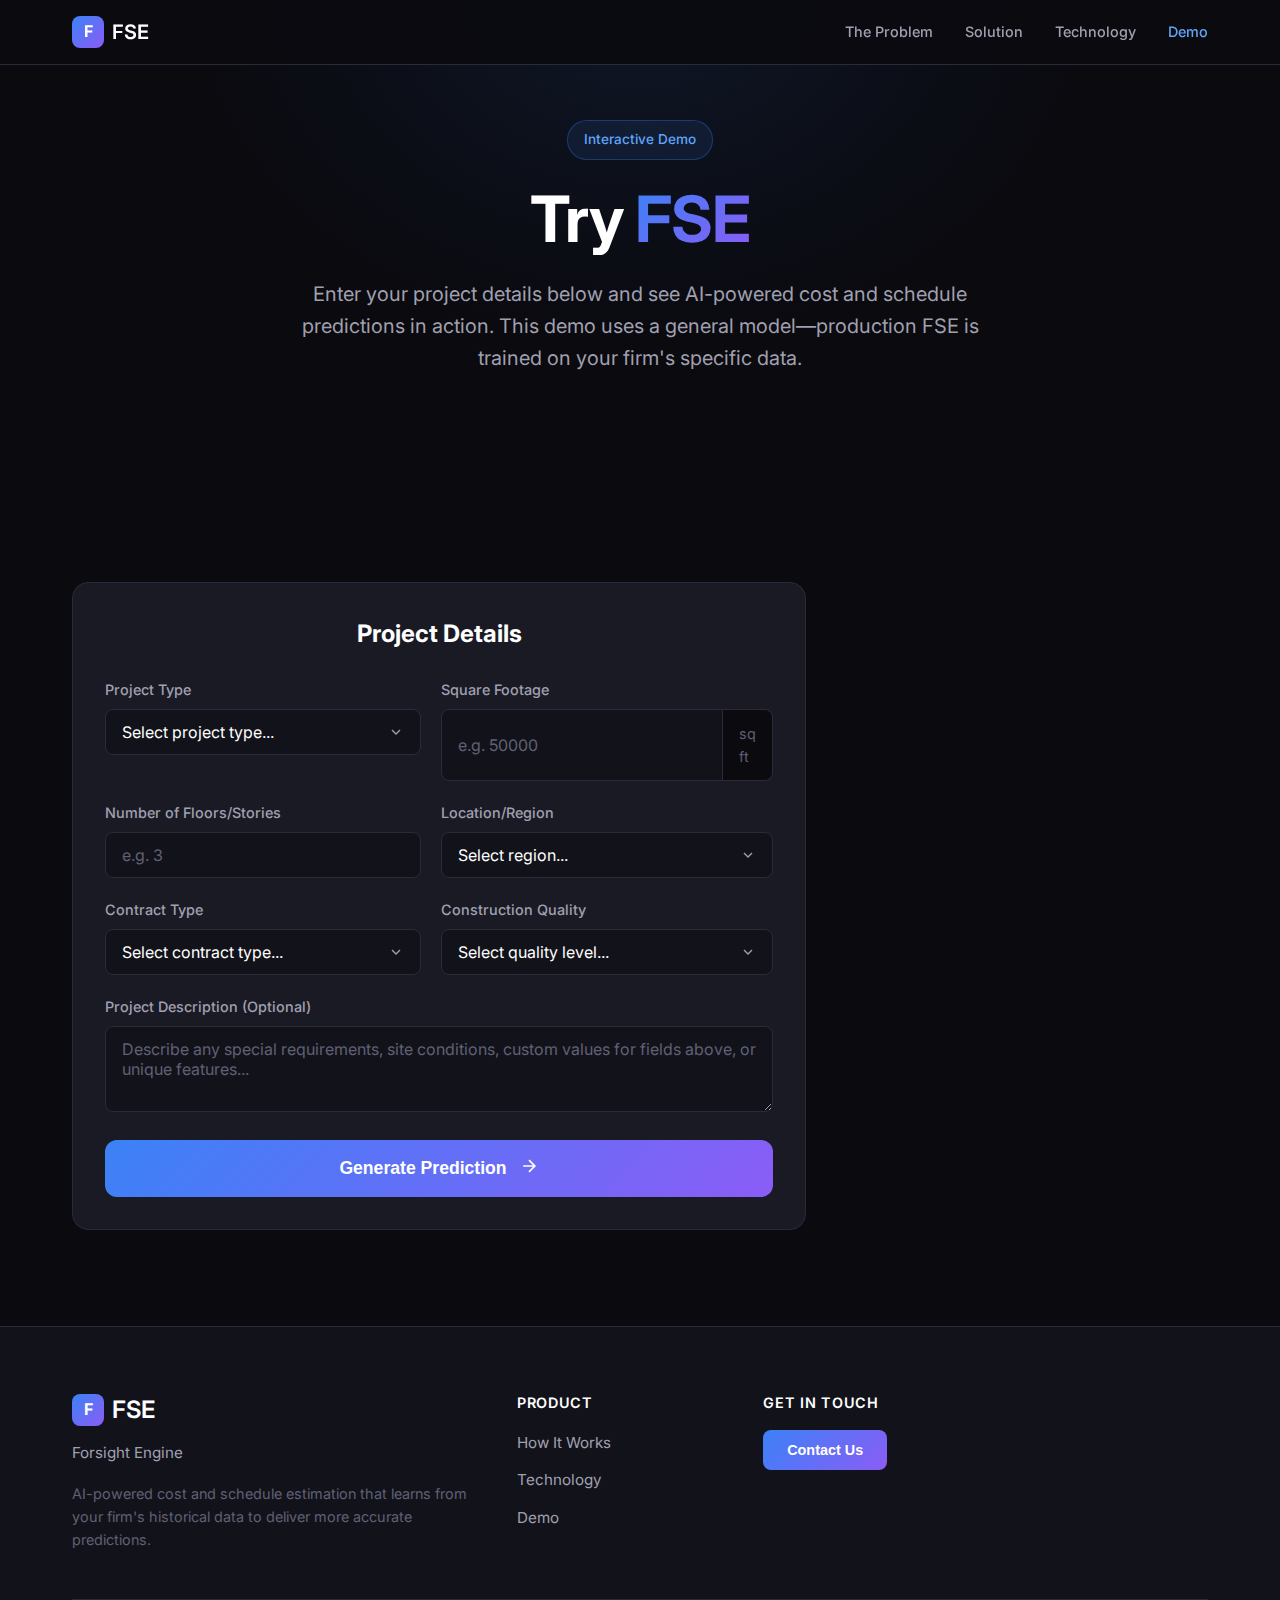
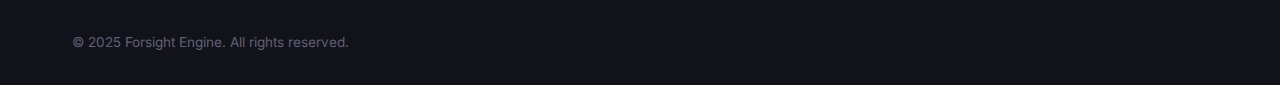
<file: website/demo.html>
<!DOCTYPE html>
<html lang="en">
<head>
    <meta charset="UTF-8">
    <meta name="viewport" content="width=device-width, initial-scale=1.0">
    <title>FSE | Live Demo</title>
    <link rel="stylesheet" href="css/style.css">
    <link rel="stylesheet" href="css/mobile.css">
    <link rel="stylesheet" href="css/demo.css">
    <link rel="preconnect" href="https://fonts.googleapis.com">
    <link rel="preconnect" href="https://fonts.gstatic.com" crossorigin>
    <link href="https://fonts.googleapis.com/css2?family=Inter:wght@300;400;500;600;700&display=swap" rel="stylesheet">
</head>
<body>
    <!-- Navigation -->
    <nav class="nav">
        <div class="nav-container">
            <a href="index.html" class="nav-brand">
                <span class="brand-icon">F</span>
                <span class="brand-text">FSE</span>
            </a>
            <div class="nav-links">
                <a href="index.html#problem">The Problem</a>
                <a href="index.html#solution">Solution</a>
                <a href="technology.html">Technology</a>
                <a href="demo.html" class="active">Demo</a>
                <a href="unico.html" style="display: none;">UNICO</a>
            </div>
        </div>
    </nav>

    <!-- Demo Hero -->
    <section class="hero pricing-hero">
        <div class="hero-content">
            <div class="hero-badge">Interactive Demo</div>
            <h1>Try <span class="gradient-text">FSE</span></h1>
            <p class="hero-subtitle">
                Enter your project details below and see AI-powered cost and schedule predictions in action.
                This demo uses a general model—production FSE is trained on your firm's specific data.
            </p>
        </div>
    </section>

    <!-- Demo Section -->
    <section class="section">
        <div class="container">
            <div class="demo-container">
                <!-- Input Form -->
                <div class="demo-form-section">
                    <h2>Project Details</h2>
                    <form id="demo-form" class="demo-form">
                        <!-- Project Type -->
                        <div class="form-group">
                            <label for="project-type">Project Type</label>
                            <select id="project-type" required>
                                <option value="">Select project type...</option>
                                <option value="Commercial Office Building">Commercial Office Building</option>
                                <option value="Retail/Shopping Center">Retail/Shopping Center</option>
                                <option value="Industrial/Warehouse">Industrial/Warehouse</option>
                                <option value="Residential Multi-Family">Residential Multi-Family</option>
                                <option value="Residential Single-Family">Residential Single-Family</option>
                                <option value="Healthcare/Medical">Healthcare/Medical</option>
                                <option value="Education (K-12/University)">Education (K-12/University)</option>
                                <option value="Hospitality/Hotel">Hospitality/Hotel</option>
                                <option value="Infrastructure - Road/Highway">Infrastructure - Road/Highway</option>
                                <option value="Infrastructure - Bridge">Infrastructure - Bridge</option>
                                <option value="Infrastructure - Utility">Infrastructure - Utility</option>
                                <option value="Renovation/Tenant Improvement">Renovation/Tenant Improvement</option>
                                <option value="custom">Other (specify in description)</option>
                            </select>
                        </div>

                        <!-- Square Footage -->
                        <div class="form-group">
                            <label for="square-footage">Square Footage</label>
                            <div class="input-with-unit">
                                <input type="text" id="square-footage" placeholder="e.g. 50000" required>
                                <span class="unit">sq ft</span>
                            </div>
                        </div>

                        <!-- Number of Floors -->
                        <div class="form-group">
                            <label for="floors">Number of Floors/Stories</label>
                            <input type="text" id="floors" placeholder="e.g. 3">
                        </div>

                        <!-- Location -->
                        <div class="form-group">
                            <label for="location">Location/Region</label>
                            <select id="location" required>
                                <option value="">Select region...</option>
                                <option value="San Francisco Bay Area">San Francisco Bay Area</option>
                                <option value="Los Angeles">Los Angeles</option>
                                <option value="New York City">New York City</option>
                                <option value="Northeast US (Boston, DC)">Northeast US (Boston, DC)</option>
                                <option value="Southeast US (Atlanta, Miami)">Southeast US (Atlanta, Miami)</option>
                                <option value="Midwest US (Chicago, Detroit)">Midwest US (Chicago, Detroit)</option>
                                <option value="Southwest US (Phoenix, Denver)">Southwest US (Phoenix, Denver)</option>
                                <option value="West Coast (Seattle, Portland)">West Coast (Seattle, Portland)</option>
                                <option value="Mountain West (Colorado, Utah)">Mountain West (Colorado, Utah)</option>
                                <option value="custom">Other (specify in description)</option>
                            </select>
                        </div>

                        <!-- Contract Type -->
                        <div class="form-group">
                            <label for="contract-type">Contract Type</label>
                            <select id="contract-type">
                                <option value="">Select contract type...</option>
                                <option value="Lump Sum / Fixed Price">Lump Sum / Fixed Price</option>
                                <option value="Cost Plus">Cost Plus</option>
                                <option value="Guaranteed Maximum Price (GMP)">Guaranteed Maximum Price (GMP)</option>
                                <option value="Time & Materials">Time & Materials</option>
                                <option value="Design-Build">Design-Build</option>
                                <option value="custom">Other (specify in description)</option>
                            </select>
                        </div>

                        <!-- Construction Class -->
                        <div class="form-group">
                            <label for="construction-class">Construction Quality</label>
                            <select id="construction-class">
                                <option value="">Select quality level...</option>
                                <option value="Economy / Basic">Economy / Basic</option>
                                <option value="Standard / Average">Standard / Average</option>
                                <option value="Above Average">Above Average</option>
                                <option value="Premium / High-End">Premium / High-End</option>
                                <option value="Luxury / Class A">Luxury / Class A</option>
                                <option value="custom">Other (specify in description)</option>
                            </select>
                        </div>

                        <!-- Project Description -->
                        <div class="form-group full-width">
                            <label for="description">Project Description (Optional)</label>
                            <textarea id="description" rows="3" placeholder="Describe any special requirements, site conditions, custom values for fields above, or unique features..."></textarea>
                        </div>

                        <!-- Submit Button -->
                        <div class="form-group full-width">
                            <button type="submit" class="demo-submit-btn" id="submit-btn">
                                <span class="btn-text">Generate Prediction</span>
                                <span class="btn-icon">
                                    <svg viewBox="0 0 24 24" fill="none" stroke="currentColor" stroke-width="2">
                                        <path d="M5 12h14M12 5l7 7-7 7"/>
                                    </svg>
                                </span>
                            </button>
                        </div>
                    </form>
                </div>

                <!-- Results Section (hidden until prediction) -->
                <div class="demo-results-section hidden" id="results-section">
                    <h2>Prediction Results</h2>

                    <!-- Loading State -->
                    <div class="loading-state" id="loading-state">
                        <div class="loading-spinner"></div>
                        <p>Analyzing project parameters...</p>
                    </div>

                    <!-- Results Content -->
                    <div class="results-content hidden" id="results-content">
                        <!-- Cost Prediction -->
                        <div class="prediction-card">
                            <div class="prediction-header">
                                <div class="prediction-icon cost">
                                    <svg viewBox="0 0 24 24" fill="none" stroke="currentColor" stroke-width="2">
                                        <line x1="12" y1="1" x2="12" y2="23"/>
                                        <path d="M17 5H9.5a3.5 3.5 0 0 0 0 7h5a3.5 3.5 0 0 1 0 7H6"/>
                                    </svg>
                                </div>
                                <h3>Estimated Cost</h3>
                            </div>
                            <div class="prediction-main">
                                <span class="prediction-value" id="cost-estimate">$0</span>
                            </div>
                            <div class="confidence-intervals">
                                <div class="interval">
                                    <span class="interval-label">P10 (Optimistic)</span>
                                    <span class="interval-value" id="cost-p10">$0</span>
                                </div>
                                <div class="interval primary">
                                    <span class="interval-label">P50 (Most Likely)</span>
                                    <span class="interval-value" id="cost-p50">$0</span>
                                </div>
                                <div class="interval">
                                    <span class="interval-label">P90 (Conservative)</span>
                                    <span class="interval-value" id="cost-p90">$0</span>
                                </div>
                            </div>
                        </div>

                        <!-- Duration Prediction -->
                        <div class="prediction-card">
                            <div class="prediction-header">
                                <div class="prediction-icon duration">
                                    <svg viewBox="0 0 24 24" fill="none" stroke="currentColor" stroke-width="2">
                                        <circle cx="12" cy="12" r="10"/>
                                        <polyline points="12 6 12 12 16 14"/>
                                    </svg>
                                </div>
                                <h3>Estimated Duration</h3>
                            </div>
                            <div class="prediction-main">
                                <span class="prediction-value" id="duration-estimate">0 months</span>
                            </div>
                            <div class="confidence-intervals">
                                <div class="interval">
                                    <span class="interval-label">P10 (Optimistic)</span>
                                    <span class="interval-value" id="duration-p10">0 mo</span>
                                </div>
                                <div class="interval primary">
                                    <span class="interval-label">P50 (Most Likely)</span>
                                    <span class="interval-value" id="duration-p50">0 mo</span>
                                </div>
                                <div class="interval">
                                    <span class="interval-label">P90 (Conservative)</span>
                                    <span class="interval-value" id="duration-p90">0 mo</span>
                                </div>
                            </div>
                        </div>

                        <!-- Cost Breakdown Chart -->
                        <div class="chart-card">
                            <h3>Cost Breakdown</h3>
                            <div class="breakdown-chart" id="breakdown-chart">
                                <div class="breakdown-item">
                                    <span class="breakdown-label">Labor</span>
                                    <div class="breakdown-bar-container">
                                        <div class="breakdown-bar labor" id="bar-labor" style="width: 0%"></div>
                                    </div>
                                    <span class="breakdown-value" id="val-labor">0%</span>
                                </div>
                                <div class="breakdown-item">
                                    <span class="breakdown-label">Materials</span>
                                    <div class="breakdown-bar-container">
                                        <div class="breakdown-bar materials" id="bar-materials" style="width: 0%"></div>
                                    </div>
                                    <span class="breakdown-value" id="val-materials">0%</span>
                                </div>
                                <div class="breakdown-item">
                                    <span class="breakdown-label">Equipment</span>
                                    <div class="breakdown-bar-container">
                                        <div class="breakdown-bar equipment" id="bar-equipment" style="width: 0%"></div>
                                    </div>
                                    <span class="breakdown-value" id="val-equipment">0%</span>
                                </div>
                                <div class="breakdown-item">
                                    <span class="breakdown-label">Overhead</span>
                                    <div class="breakdown-bar-container">
                                        <div class="breakdown-bar overhead" id="bar-overhead" style="width: 0%"></div>
                                    </div>
                                    <span class="breakdown-value" id="val-overhead">0%</span>
                                </div>
                                <div class="breakdown-item">
                                    <span class="breakdown-label">Contingency</span>
                                    <div class="breakdown-bar-container">
                                        <div class="breakdown-bar contingency" id="bar-contingency" style="width: 0%"></div>
                                    </div>
                                    <span class="breakdown-value" id="val-contingency">0%</span>
                                </div>
                            </div>
                        </div>

                        <!-- Risk Factors -->
                        <div class="risks-card">
                            <h3>Risk Factors</h3>
                            <div class="risks-list" id="risks-list">
                                <!-- Populated by JS -->
                            </div>
                        </div>

                        <!-- AI Analysis -->
                        <div class="analysis-card">
                            <h3>AI Analysis</h3>
                            <div class="analysis-content" id="analysis-content">
                                <!-- Populated by JS -->
                            </div>
                        </div>

                        <!-- Disclaimer -->
                        <div class="demo-disclaimer">
                            <strong>Note:</strong> This is a demonstration using general industry data. Production FSE models are trained on your firm's historical data for significantly higher accuracy.
                        </div>

                        <!-- Try Again -->
                        <button class="try-again-btn" id="try-again-btn">
                            <svg viewBox="0 0 24 24" fill="none" stroke="currentColor" stroke-width="2">
                                <path d="M1 4v6h6M23 20v-6h-6"/>
                                <path d="M20.49 9A9 9 0 0 0 5.64 5.64L1 10m22 4l-4.64 4.36A9 9 0 0 1 3.51 15"/>
                            </svg>
                            New Prediction
                        </button>
                    </div>
                </div>
            </div>
        </div>
    </section>

    <!-- Footer -->
    <footer class="footer">
        <div class="container">
            <div class="footer-grid">
                <div class="footer-brand-section">
                    <a href="index.html" class="footer-brand">
                        <span class="brand-icon">F</span>
                        <span class="brand-text">FSE</span>
                    </a>
                    <p class="footer-tagline">Forsight Engine</p>
                    <p class="footer-description">AI-powered cost and schedule estimation that learns from your firm's historical data to deliver more accurate predictions.</p>
                </div>
                <div class="footer-section">
                    <h4>Product</h4>
                    <ul class="footer-links">
                        <li><a href="index.html#solution">How It Works</a></li>
                        <li><a href="technology.html">Technology</a></li>
                        <li><a href="demo.html">Demo</a></li>
                    </ul>
                </div>
                <div class="footer-section">
                    <h4>Get in Touch</h4>
                    <button class="footer-contact-btn" onclick="openContactModal()">Contact Us</button>
                </div>
            </div>
            <div class="footer-bottom">
                <p class="footer-copy">&copy; 2025 Forsight Engine. All rights reserved.</p>
            </div>
        </div>
    </footer>

    <!-- Contact Modal -->
    <div id="contactModal" class="modal">
        <div class="modal-content">
            <span class="modal-close" onclick="closeContactModal()">&times;</span>
            <h2>Get in Touch</h2>
            <p class="modal-subtitle">Have questions about Forsight Engine? We'd love to hear from you.</p>
            <form action="https://formspree.io/f/maqepqew" method="POST">
                <input type="hidden" name="_subject" value="New Contact Form Submission - FSE">
                <div class="form-group">
                    <label for="name">Full Name *</label>
                    <input type="text" id="name" name="name" required placeholder="John Smith">
                </div>
                <div class="form-group">
                    <label for="email">Email Address *</label>
                    <input type="email" id="email" name="email" required placeholder="john@company.com">
                </div>
                <div class="form-group">
                    <label for="company">Company</label>
                    <input type="text" id="company" name="company" placeholder="Your Company Name">
                </div>
                <div class="form-group">
                    <label for="message">Message *</label>
                    <textarea id="message" name="message" required placeholder="Tell us about your needs..."></textarea>
                </div>
                <button type="submit" class="submit-btn">Send Message</button>
            </form>
        </div>
    </div>

    <script src="js/client-auth.js"></script>
    <script src="js/mobile-nav.js"></script>
    <script src="js/demo.js"></script>
    <script src="js/contact-modal.js"></script>
</body>
</html>
</file>
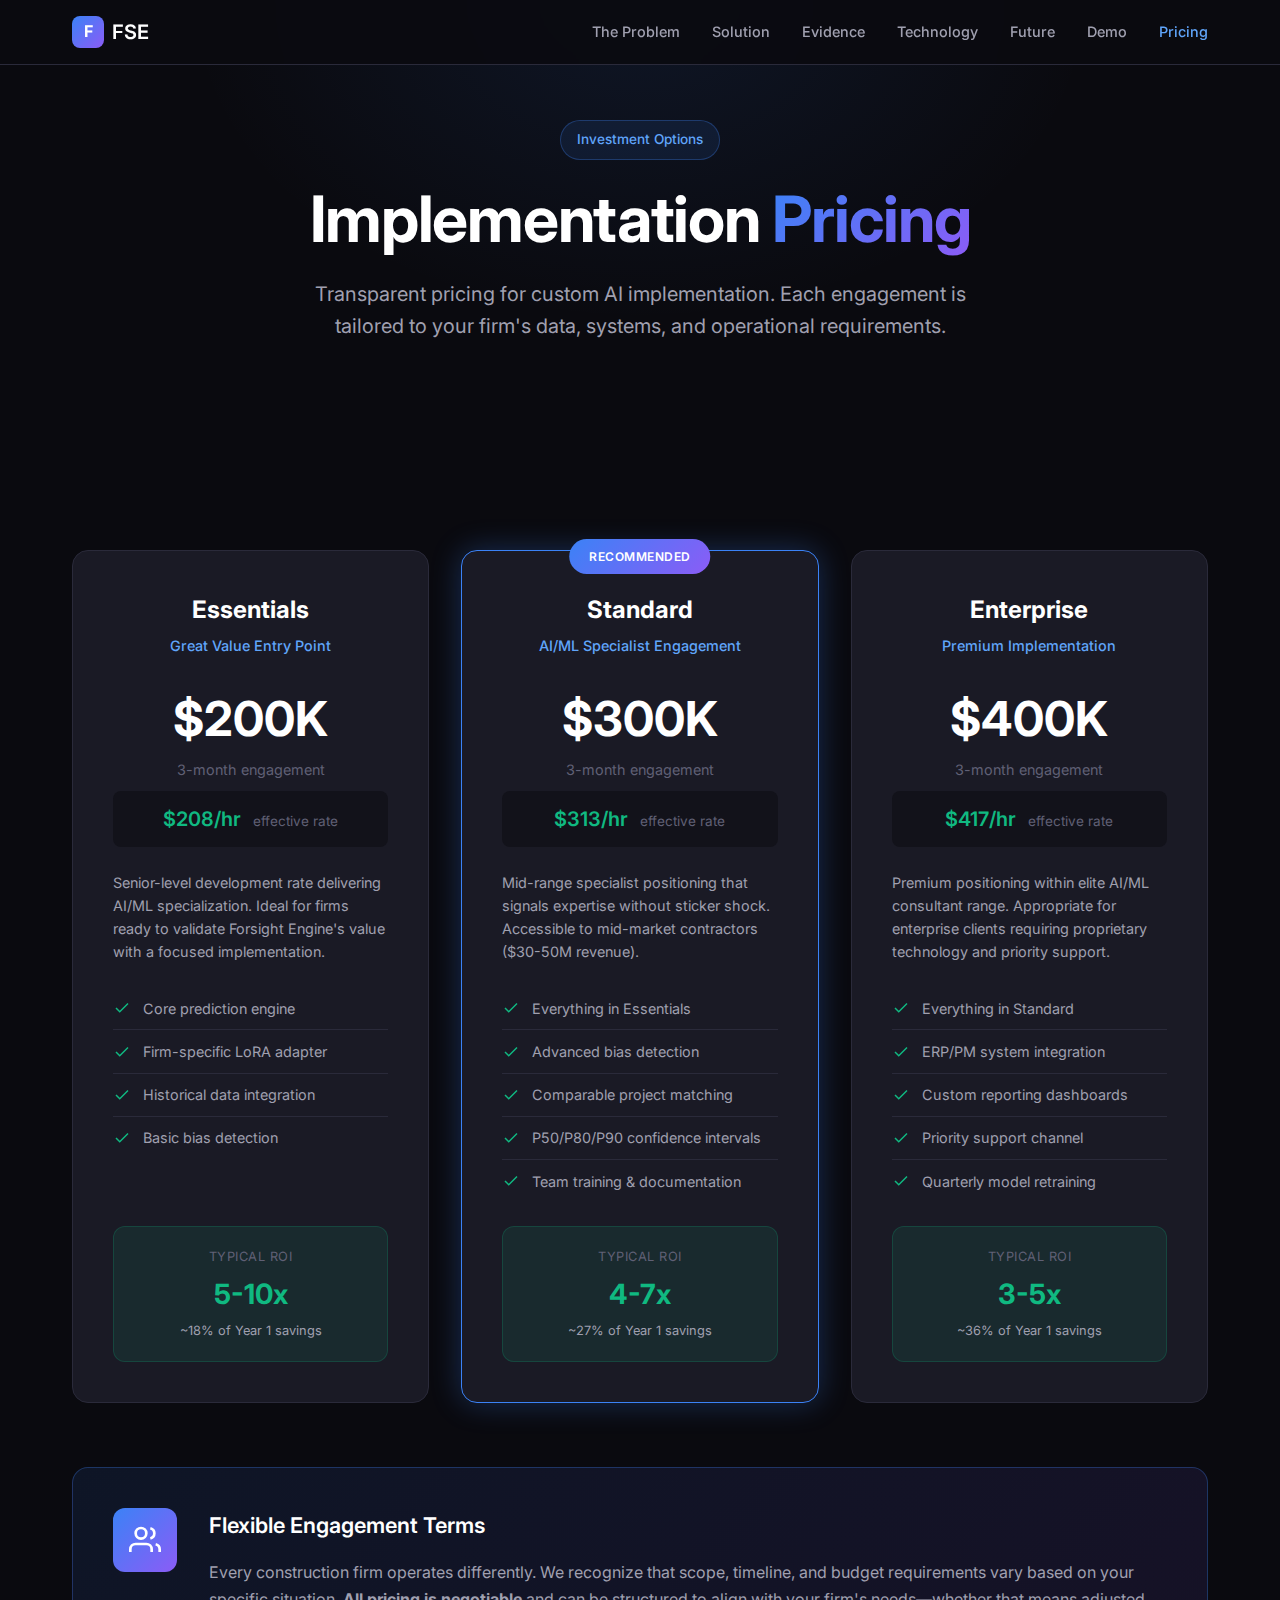
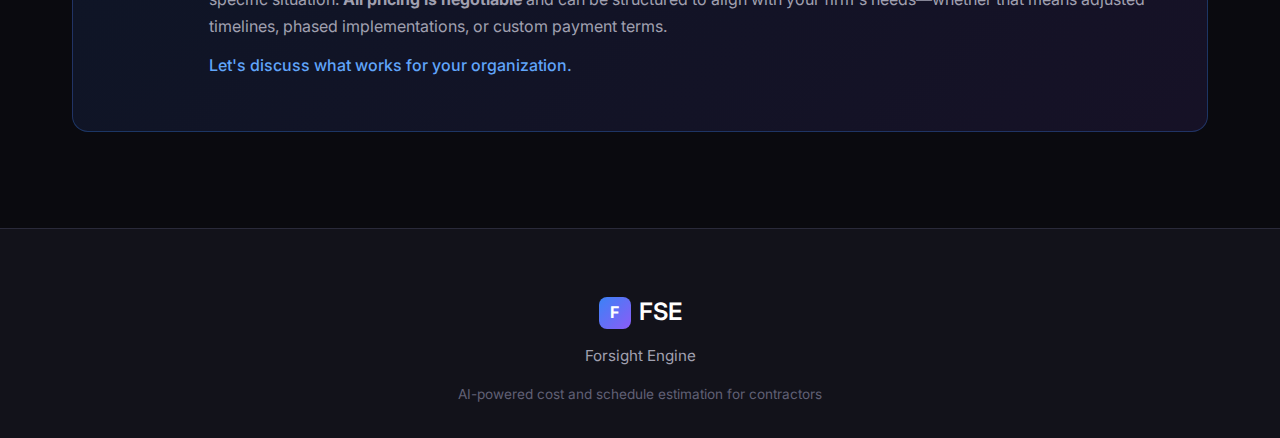
<file: website/pricing.html>
<!DOCTYPE html>
<html lang="en">
<head>
    <meta charset="UTF-8">
    <meta name="viewport" content="width=device-width, initial-scale=1.0">
    <title>FSE | Pricing</title>
    <link rel="stylesheet" href="css/style.css">
    <link rel="stylesheet" href="css/mobile.css">
    <link rel="preconnect" href="https://fonts.googleapis.com">
    <link rel="preconnect" href="https://fonts.gstatic.com" crossorigin>
    <link href="https://fonts.googleapis.com/css2?family=Inter:wght@300;400;500;600;700&display=swap" rel="stylesheet">
</head>
<body>
    <!-- Navigation -->
    <nav class="nav">
        <div class="nav-container">
            <a href="index.html" class="nav-brand">
                <span class="brand-icon">F</span>
                <span class="brand-text">FSE</span>
            </a>
            <div class="nav-links">
                <a href="index.html#problem">The Problem</a>
                <a href="index.html#solution">Solution</a>
                <a href="index.html#evidence">Evidence</a>
                <a href="technology.html">Technology</a>
                <a href="index.html#future">Future</a>
                <a href="demo.html">Demo</a>
                <a href="pricing.html" class="active">Pricing</a>
                <a href="unico.html" style="display: none;">UNICO</a>
            </div>
        </div>
    </nav>

    <!-- Pricing Hero -->
    <section class="hero pricing-hero">
        <div class="hero-content">
            <div class="hero-badge">Investment Options</div>
            <h1>Implementation <span class="gradient-text">Pricing</span></h1>
            <p class="hero-subtitle">
                Transparent pricing for custom AI implementation.
                Each engagement is tailored to your firm's data, systems, and operational requirements.
            </p>
        </div>
    </section>

    <!-- Pricing Tiers -->
    <section class="section">
        <div class="container">
            <div class="pricing-grid">
                <!-- Essentials Tier -->
                <div class="pricing-card">
                    <div class="pricing-header">
                        <h3>Essentials</h3>
                        <p class="pricing-tagline">Great Value Entry Point</p>
                    </div>
                    <div class="pricing-amount">
                        <span class="price">$200K</span>
                        <span class="period">3-month engagement</span>
                    </div>
                    <div class="pricing-rate">
                        <span class="rate-value">$208/hr</span>
                        <span class="rate-context">effective rate</span>
                    </div>
                    <div class="pricing-description">
                        <p>Senior-level development rate delivering AI/ML specialization. Ideal for firms ready to validate Forsight Engine's value with a focused implementation.</p>
                    </div>
                    <ul class="pricing-features">
                        <li>
                            <svg viewBox="0 0 24 24" fill="none" stroke="currentColor" stroke-width="2">
                                <polyline points="20 6 9 17 4 12"/>
                            </svg>
                            Core prediction engine
                        </li>
                        <li>
                            <svg viewBox="0 0 24 24" fill="none" stroke="currentColor" stroke-width="2">
                                <polyline points="20 6 9 17 4 12"/>
                            </svg>
                            Firm-specific LoRA adapter
                        </li>
                        <li>
                            <svg viewBox="0 0 24 24" fill="none" stroke="currentColor" stroke-width="2">
                                <polyline points="20 6 9 17 4 12"/>
                            </svg>
                            Historical data integration
                        </li>
                        <li>
                            <svg viewBox="0 0 24 24" fill="none" stroke="currentColor" stroke-width="2">
                                <polyline points="20 6 9 17 4 12"/>
                            </svg>
                            Basic bias detection
                        </li>
                    </ul>
                    <div class="pricing-roi">
                        <span class="roi-label">Typical ROI</span>
                        <span class="roi-value">5-10x</span>
                        <span class="roi-note">~18% of Year 1 savings</span>
                    </div>
                </div>

                <!-- Standard Tier -->
                <div class="pricing-card featured">
                    <div class="pricing-badge">Recommended</div>
                    <div class="pricing-header">
                        <h3>Standard</h3>
                        <p class="pricing-tagline">AI/ML Specialist Engagement</p>
                    </div>
                    <div class="pricing-amount">
                        <span class="price">$300K</span>
                        <span class="period">3-month engagement</span>
                    </div>
                    <div class="pricing-rate">
                        <span class="rate-value">$313/hr</span>
                        <span class="rate-context">effective rate</span>
                    </div>
                    <div class="pricing-description">
                        <p>Mid-range specialist positioning that signals expertise without sticker shock. Accessible to mid-market contractors ($30-50M revenue).</p>
                    </div>
                    <ul class="pricing-features">
                        <li>
                            <svg viewBox="0 0 24 24" fill="none" stroke="currentColor" stroke-width="2">
                                <polyline points="20 6 9 17 4 12"/>
                            </svg>
                            Everything in Essentials
                        </li>
                        <li>
                            <svg viewBox="0 0 24 24" fill="none" stroke="currentColor" stroke-width="2">
                                <polyline points="20 6 9 17 4 12"/>
                            </svg>
                            Advanced bias detection
                        </li>
                        <li>
                            <svg viewBox="0 0 24 24" fill="none" stroke="currentColor" stroke-width="2">
                                <polyline points="20 6 9 17 4 12"/>
                            </svg>
                            Comparable project matching
                        </li>
                        <li>
                            <svg viewBox="0 0 24 24" fill="none" stroke="currentColor" stroke-width="2">
                                <polyline points="20 6 9 17 4 12"/>
                            </svg>
                            P50/P80/P90 confidence intervals
                        </li>
                        <li>
                            <svg viewBox="0 0 24 24" fill="none" stroke="currentColor" stroke-width="2">
                                <polyline points="20 6 9 17 4 12"/>
                            </svg>
                            Team training & documentation
                        </li>
                    </ul>
                    <div class="pricing-roi">
                        <span class="roi-label">Typical ROI</span>
                        <span class="roi-value">4-7x</span>
                        <span class="roi-note">~27% of Year 1 savings</span>
                    </div>
                </div>

                <!-- Enterprise Tier -->
                <div class="pricing-card">
                    <div class="pricing-header">
                        <h3>Enterprise</h3>
                        <p class="pricing-tagline">Premium Implementation</p>
                    </div>
                    <div class="pricing-amount">
                        <span class="price">$400K</span>
                        <span class="period">3-month engagement</span>
                    </div>
                    <div class="pricing-rate">
                        <span class="rate-value">$417/hr</span>
                        <span class="rate-context">effective rate</span>
                    </div>
                    <div class="pricing-description">
                        <p>Premium positioning within elite AI/ML consultant range. Appropriate for enterprise clients requiring proprietary technology and priority support.</p>
                    </div>
                    <ul class="pricing-features">
                        <li>
                            <svg viewBox="0 0 24 24" fill="none" stroke="currentColor" stroke-width="2">
                                <polyline points="20 6 9 17 4 12"/>
                            </svg>
                            Everything in Standard
                        </li>
                        <li>
                            <svg viewBox="0 0 24 24" fill="none" stroke="currentColor" stroke-width="2">
                                <polyline points="20 6 9 17 4 12"/>
                            </svg>
                            ERP/PM system integration
                        </li>
                        <li>
                            <svg viewBox="0 0 24 24" fill="none" stroke="currentColor" stroke-width="2">
                                <polyline points="20 6 9 17 4 12"/>
                            </svg>
                            Custom reporting dashboards
                        </li>
                        <li>
                            <svg viewBox="0 0 24 24" fill="none" stroke="currentColor" stroke-width="2">
                                <polyline points="20 6 9 17 4 12"/>
                            </svg>
                            Priority support channel
                        </li>
                        <li>
                            <svg viewBox="0 0 24 24" fill="none" stroke="currentColor" stroke-width="2">
                                <polyline points="20 6 9 17 4 12"/>
                            </svg>
                            Quarterly model retraining
                        </li>
                    </ul>
                    <div class="pricing-roi">
                        <span class="roi-label">Typical ROI</span>
                        <span class="roi-value">3-5x</span>
                        <span class="roi-note">~36% of Year 1 savings</span>
                    </div>
                </div>
            </div>

            <!-- Negotiability Clause -->
            <div class="negotiability-section">
                <div class="negotiability-icon">
                    <svg viewBox="0 0 24 24" fill="none" stroke="currentColor" stroke-width="2">
                        <path d="M17 21v-2a4 4 0 0 0-4-4H5a4 4 0 0 0-4 4v2"/>
                        <circle cx="9" cy="7" r="4"/>
                        <path d="M23 21v-2a4 4 0 0 0-3-3.87"/>
                        <path d="M16 3.13a4 4 0 0 1 0 7.75"/>
                    </svg>
                </div>
                <div class="negotiability-content">
                    <h3>Flexible Engagement Terms</h3>
                    <p>Every construction firm operates differently. We recognize that scope, timeline, and budget requirements vary based on your specific situation. <strong>All pricing is negotiable</strong> and can be structured to align with your firm's needs—whether that means adjusted timelines, phased implementations, or custom payment terms.</p>
                    <p class="negotiability-cta">Let's discuss what works for your organization.</p>
                </div>
            </div>
        </div>
    </section>

    <!-- Footer -->
    <footer class="footer">
        <div class="container">
            <div class="footer-content">
                <div class="footer-brand">
                    <span class="brand-icon">F</span>
                    <span class="brand-text">FSE</span>
                </div>
                <p class="footer-tagline">Forsight Engine</p>
                <p class="footer-copy">AI-powered cost and schedule estimation for contractors</p>
            </div>
        </div>
    </footer>

    <script src="js/client-auth.js"></script>
    <script src="js/mobile-nav.js"></script>
</body>
</html>
</file>
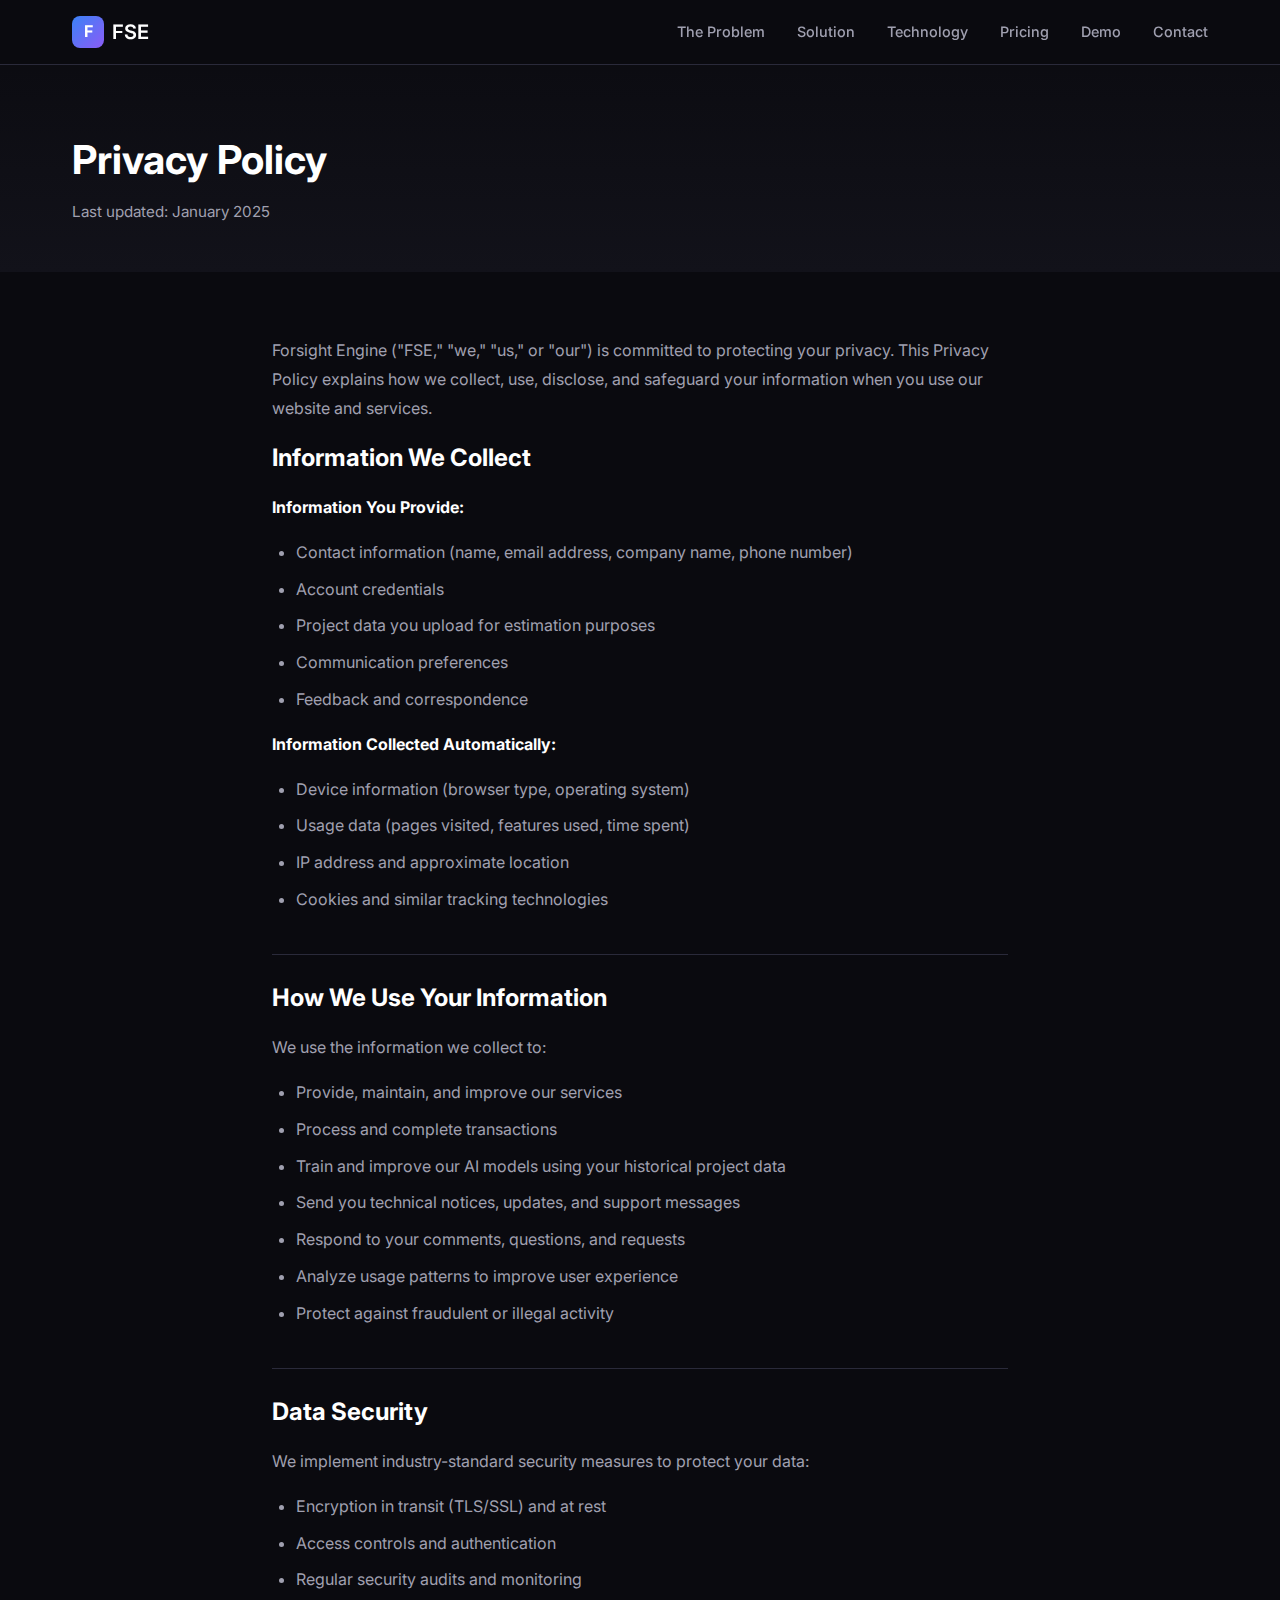
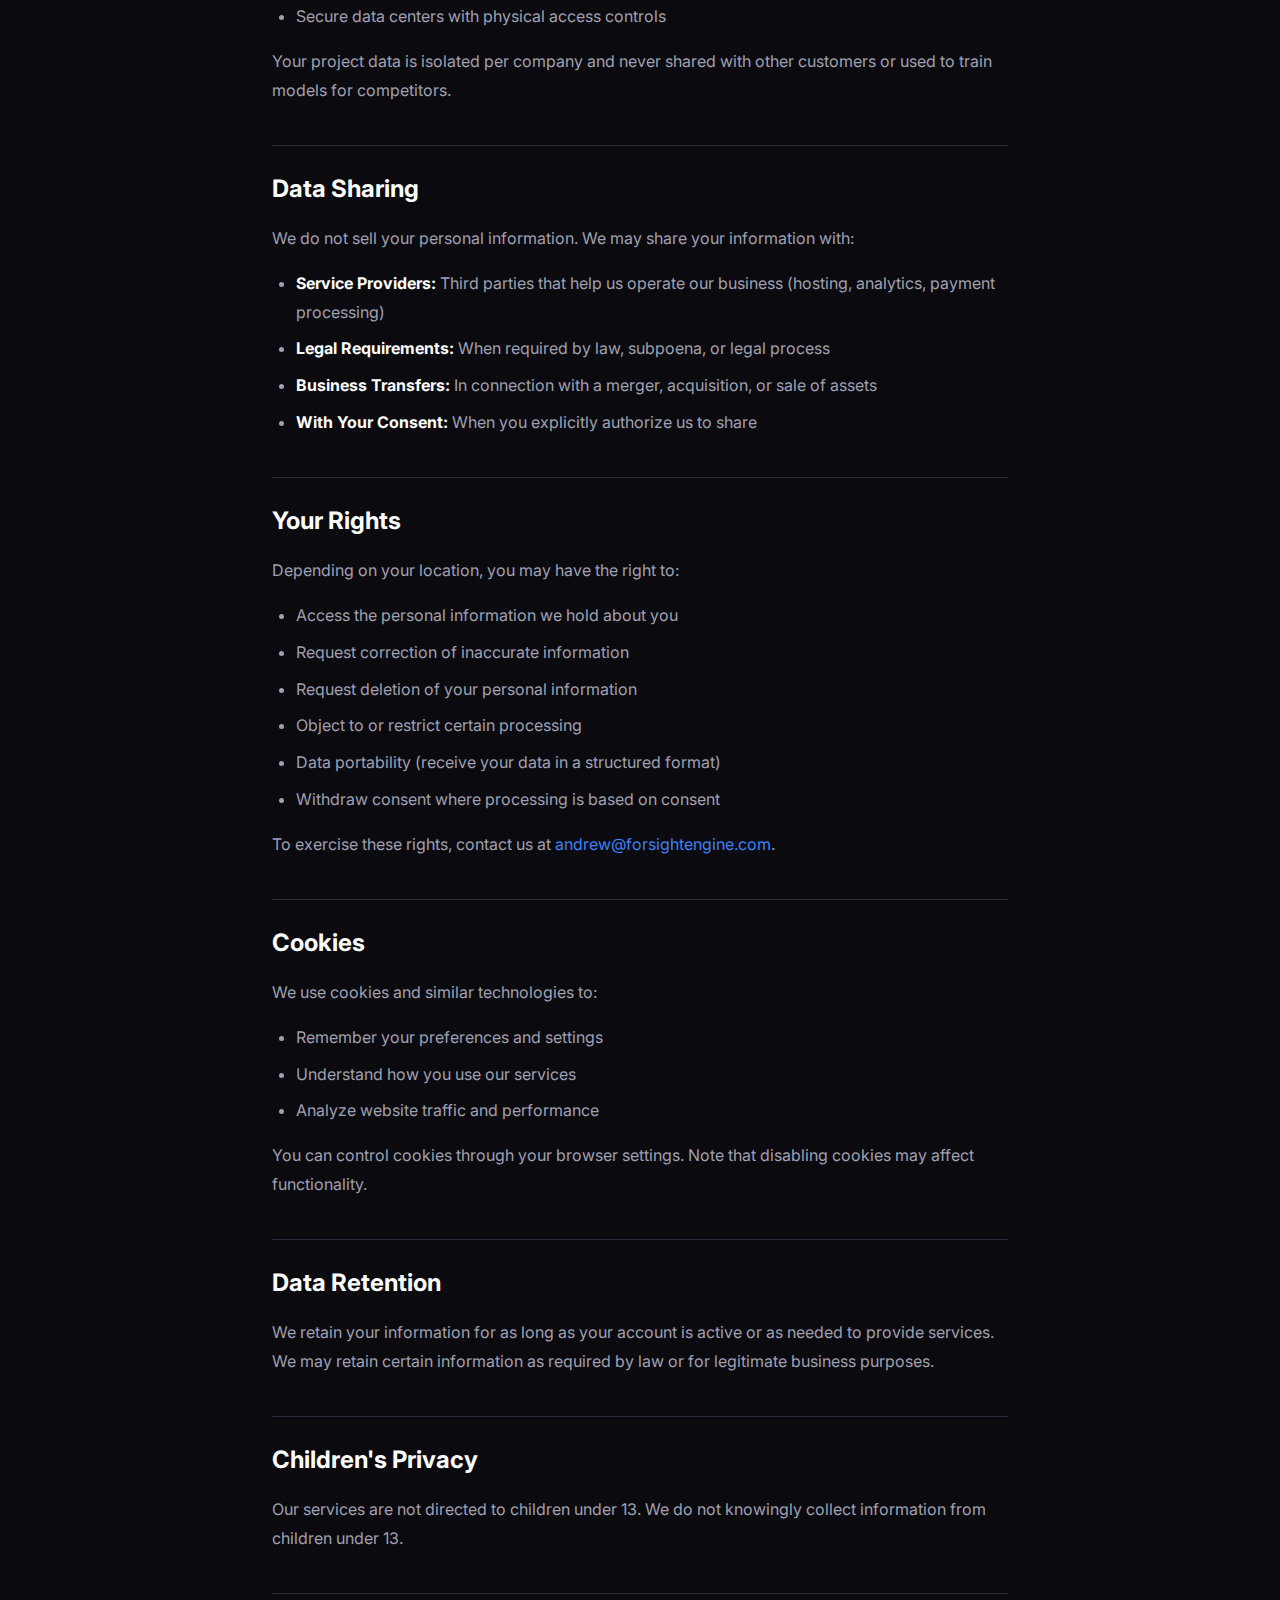
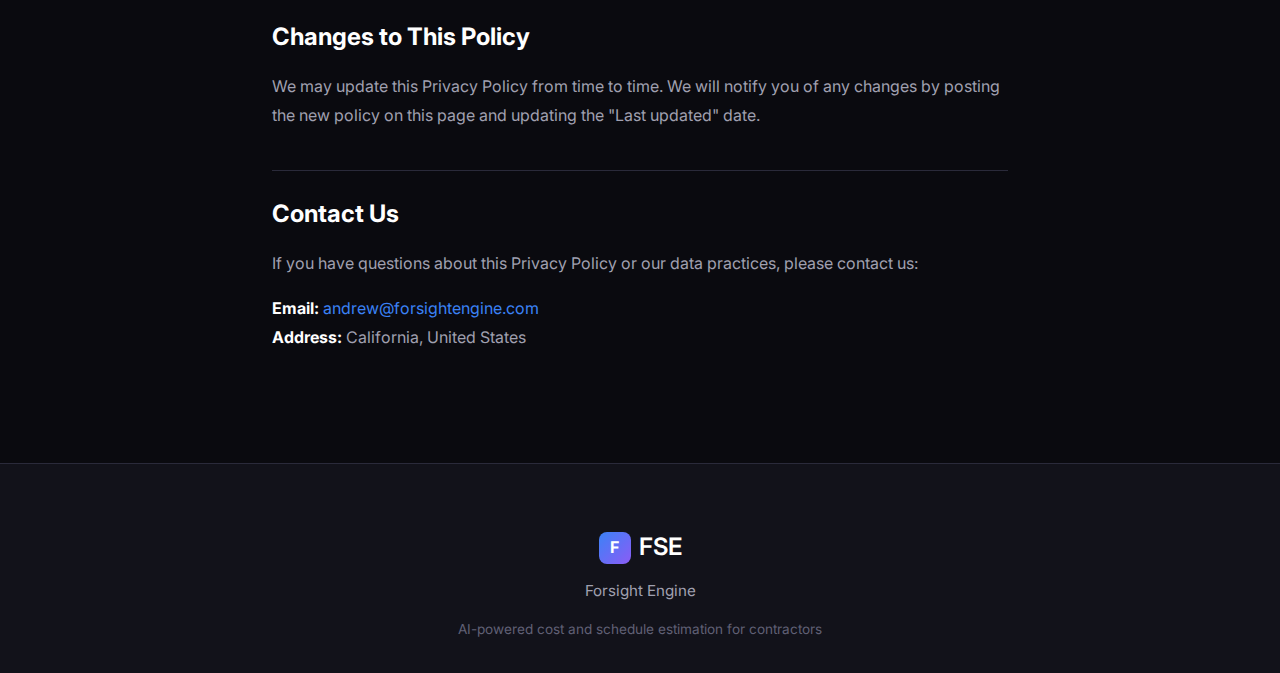
<file: website/privacy.html>
<!DOCTYPE html>
<html lang="en">
<head>
    <meta charset="UTF-8">
    <meta name="viewport" content="width=device-width, initial-scale=1.0">
    <title>Privacy Policy | FSE - Forsight Engine</title>
    <link rel="stylesheet" href="css/style.css">
    <link rel="stylesheet" href="css/mobile.css">
    <link rel="preconnect" href="https://fonts.googleapis.com">
    <link rel="preconnect" href="https://fonts.gstatic.com" crossorigin>
    <link href="https://fonts.googleapis.com/css2?family=Inter:wght@300;400;500;600;700&display=swap" rel="stylesheet">
    <style>
        .legal-hero {
            padding: 8rem 0 3rem;
            background: linear-gradient(180deg, var(--bg-primary) 0%, var(--bg-secondary) 100%);
        }

        .legal-hero h1 {
            font-size: 2.5rem;
            font-weight: 700;
            margin-bottom: 0.5rem;
        }

        .legal-hero .last-updated {
            color: var(--text-secondary);
            font-size: 0.95rem;
        }

        .legal-content {
            padding: 4rem 0 6rem;
        }

        .legal-content .container {
            max-width: 800px;
        }

        .legal-content h2 {
            font-size: 1.5rem;
            margin: 2.5rem 0 1rem;
            padding-top: 1.5rem;
            border-top: 1px solid var(--border);
        }

        .legal-content h2:first-of-type {
            margin-top: 0;
            padding-top: 0;
            border-top: none;
        }

        .legal-content p {
            color: var(--text-secondary);
            line-height: 1.8;
            margin-bottom: 1rem;
        }

        .legal-content ul {
            color: var(--text-secondary);
            line-height: 1.8;
            margin-bottom: 1rem;
            padding-left: 1.5rem;
        }

        .legal-content li {
            margin-bottom: 0.5rem;
        }

        .legal-content strong {
            color: var(--text-primary);
        }

        .legal-content a {
            color: var(--accent);
            text-decoration: none;
        }

        .legal-content a:hover {
            text-decoration: underline;
        }
    </style>
</head>
<body>
    <!-- Navigation -->
    <nav class="nav">
        <div class="nav-container">
            <a href="index.html" class="nav-brand">
                <span class="brand-icon">F</span>
                <span class="brand-text">FSE</span>
            </a>
            <div class="nav-links">
                <a href="index.html#problem">The Problem</a>
                <a href="index.html#solution">Solution</a>
                <a href="technology.html">Technology</a>
                <a href="pricing.html">Pricing</a>
                <a href="demo.html">Demo</a>
                <a href="contact.html">Contact</a>
            </div>
        </div>
    </nav>

    <!-- Hero -->
    <section class="legal-hero">
        <div class="container">
            <h1>Privacy Policy</h1>
            <p class="last-updated">Last updated: January 2025</p>
        </div>
    </section>

    <!-- Content -->
    <section class="legal-content">
        <div class="container">
            <p>Forsight Engine ("FSE," "we," "us," or "our") is committed to protecting your privacy. This Privacy Policy explains how we collect, use, disclose, and safeguard your information when you use our website and services.</p>

            <h2>Information We Collect</h2>
            <p><strong>Information You Provide:</strong></p>
            <ul>
                <li>Contact information (name, email address, company name, phone number)</li>
                <li>Account credentials</li>
                <li>Project data you upload for estimation purposes</li>
                <li>Communication preferences</li>
                <li>Feedback and correspondence</li>
            </ul>

            <p><strong>Information Collected Automatically:</strong></p>
            <ul>
                <li>Device information (browser type, operating system)</li>
                <li>Usage data (pages visited, features used, time spent)</li>
                <li>IP address and approximate location</li>
                <li>Cookies and similar tracking technologies</li>
            </ul>

            <h2>How We Use Your Information</h2>
            <p>We use the information we collect to:</p>
            <ul>
                <li>Provide, maintain, and improve our services</li>
                <li>Process and complete transactions</li>
                <li>Train and improve our AI models using your historical project data</li>
                <li>Send you technical notices, updates, and support messages</li>
                <li>Respond to your comments, questions, and requests</li>
                <li>Analyze usage patterns to improve user experience</li>
                <li>Protect against fraudulent or illegal activity</li>
            </ul>

            <h2>Data Security</h2>
            <p>We implement industry-standard security measures to protect your data:</p>
            <ul>
                <li>Encryption in transit (TLS/SSL) and at rest</li>
                <li>Access controls and authentication</li>
                <li>Regular security audits and monitoring</li>
                <li>Secure data centers with physical access controls</li>
            </ul>
            <p>Your project data is isolated per company and never shared with other customers or used to train models for competitors.</p>

            <h2>Data Sharing</h2>
            <p>We do not sell your personal information. We may share your information with:</p>
            <ul>
                <li><strong>Service Providers:</strong> Third parties that help us operate our business (hosting, analytics, payment processing)</li>
                <li><strong>Legal Requirements:</strong> When required by law, subpoena, or legal process</li>
                <li><strong>Business Transfers:</strong> In connection with a merger, acquisition, or sale of assets</li>
                <li><strong>With Your Consent:</strong> When you explicitly authorize us to share</li>
            </ul>

            <h2>Your Rights</h2>
            <p>Depending on your location, you may have the right to:</p>
            <ul>
                <li>Access the personal information we hold about you</li>
                <li>Request correction of inaccurate information</li>
                <li>Request deletion of your personal information</li>
                <li>Object to or restrict certain processing</li>
                <li>Data portability (receive your data in a structured format)</li>
                <li>Withdraw consent where processing is based on consent</li>
            </ul>
            <p>To exercise these rights, contact us at <a href="mailto:andrew@forsightengine.com">andrew@forsightengine.com</a>.</p>

            <h2>Cookies</h2>
            <p>We use cookies and similar technologies to:</p>
            <ul>
                <li>Remember your preferences and settings</li>
                <li>Understand how you use our services</li>
                <li>Analyze website traffic and performance</li>
            </ul>
            <p>You can control cookies through your browser settings. Note that disabling cookies may affect functionality.</p>

            <h2>Data Retention</h2>
            <p>We retain your information for as long as your account is active or as needed to provide services. We may retain certain information as required by law or for legitimate business purposes.</p>

            <h2>Children's Privacy</h2>
            <p>Our services are not directed to children under 13. We do not knowingly collect information from children under 13.</p>

            <h2>Changes to This Policy</h2>
            <p>We may update this Privacy Policy from time to time. We will notify you of any changes by posting the new policy on this page and updating the "Last updated" date.</p>

            <h2>Contact Us</h2>
            <p>If you have questions about this Privacy Policy or our data practices, please contact us:</p>
            <p>
                <strong>Email:</strong> <a href="mailto:andrew@forsightengine.com">andrew@forsightengine.com</a><br>
                <strong>Address:</strong> California, United States
            </p>
        </div>
    </section>

    <!-- Footer -->
    <footer class="footer">
        <div class="container">
            <div class="footer-content">
                <div class="footer-brand">
                    <span class="brand-icon">F</span>
                    <span class="brand-text">FSE</span>
                </div>
                <p class="footer-tagline">Forsight Engine</p>
                <p class="footer-copy">AI-powered cost and schedule estimation for contractors</p>
            </div>
        </div>
    </footer>

    <script src="js/client-auth.js"></script>
    <script src="js/mobile-nav.js"></script>
</body>
</html>
</file>
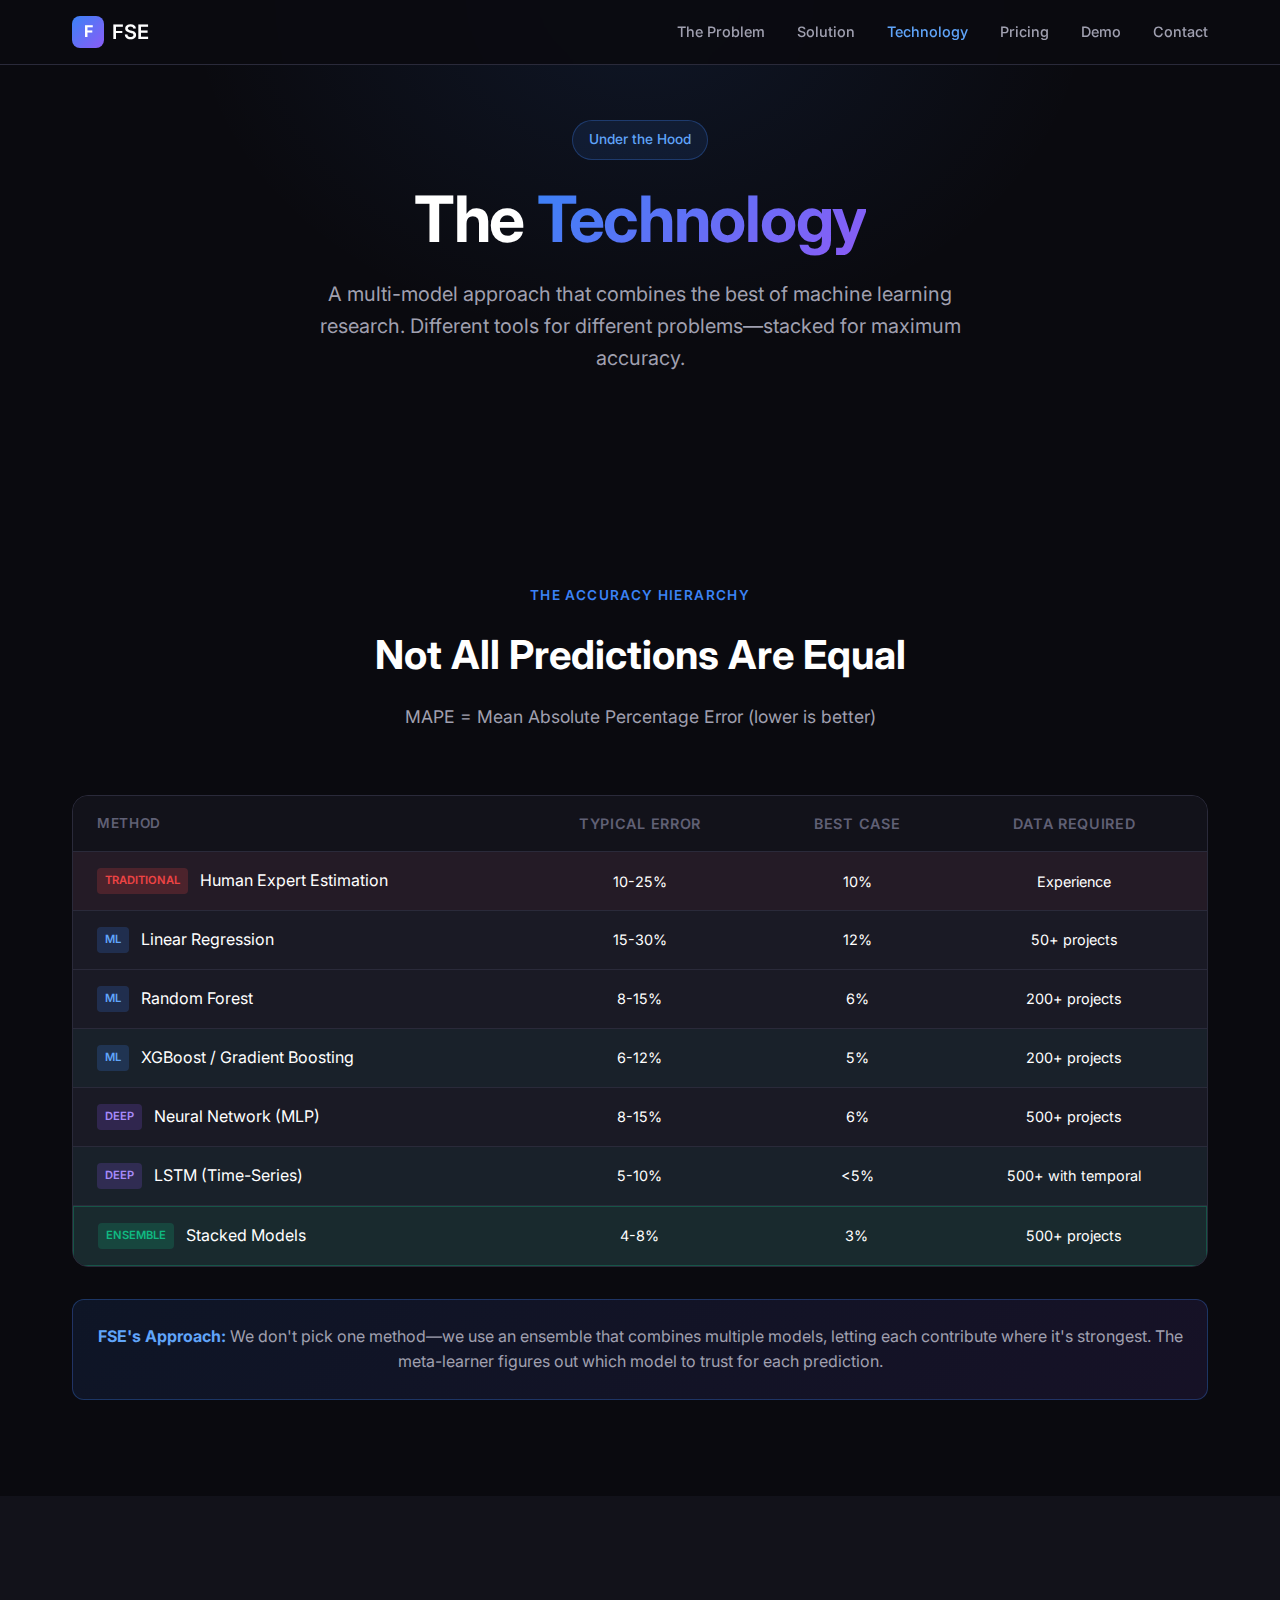
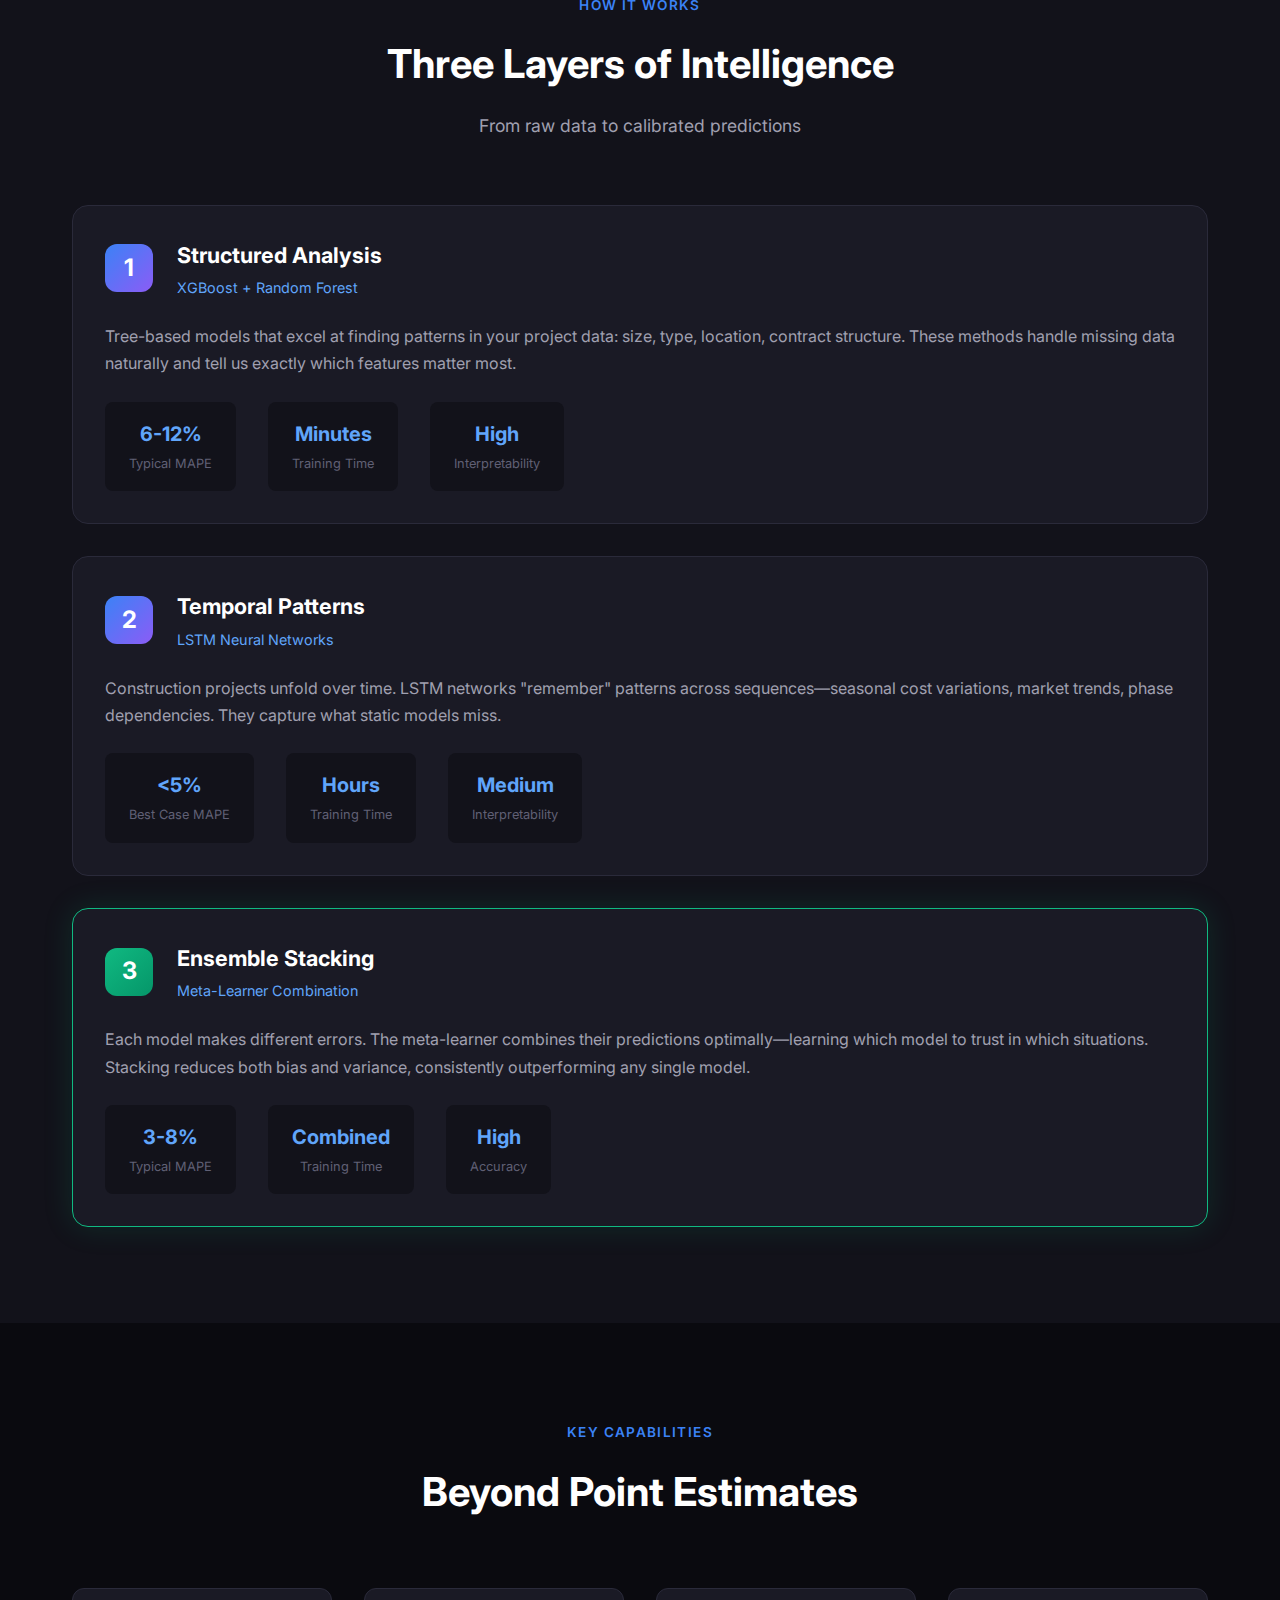
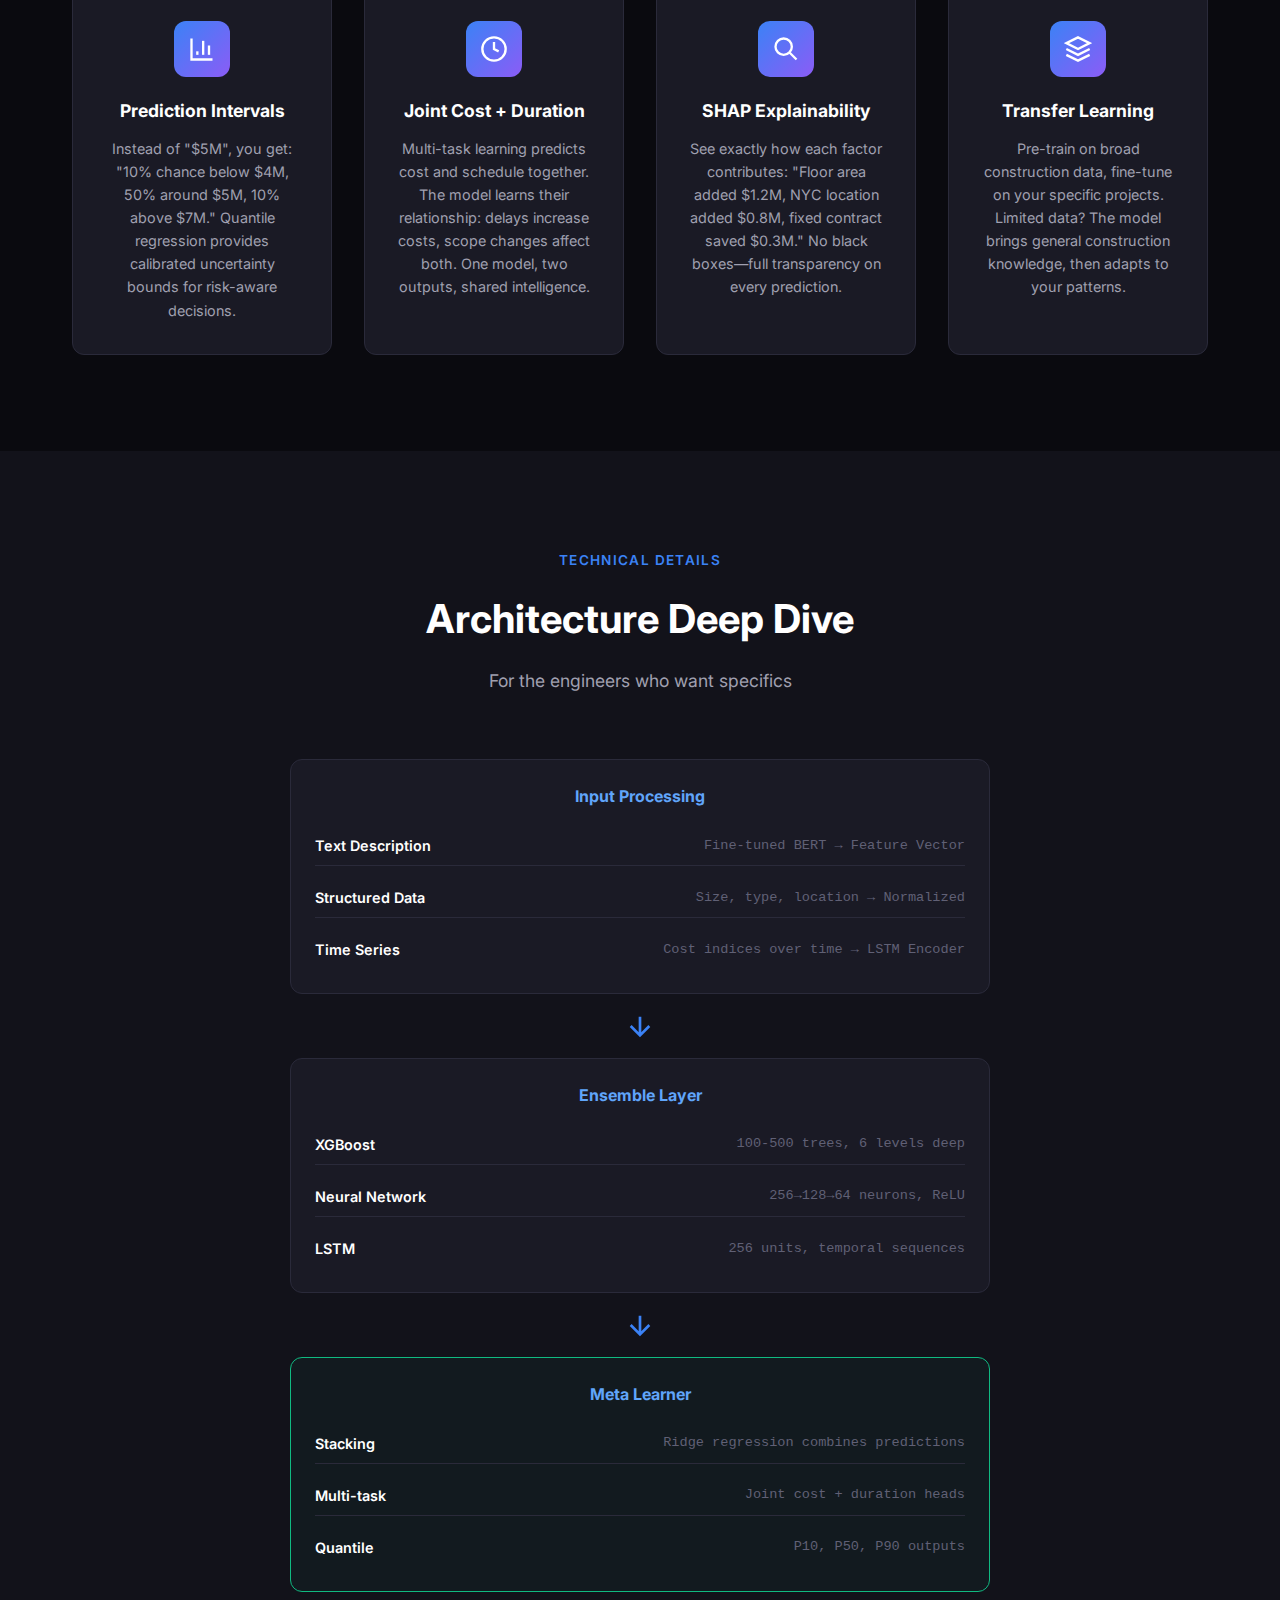
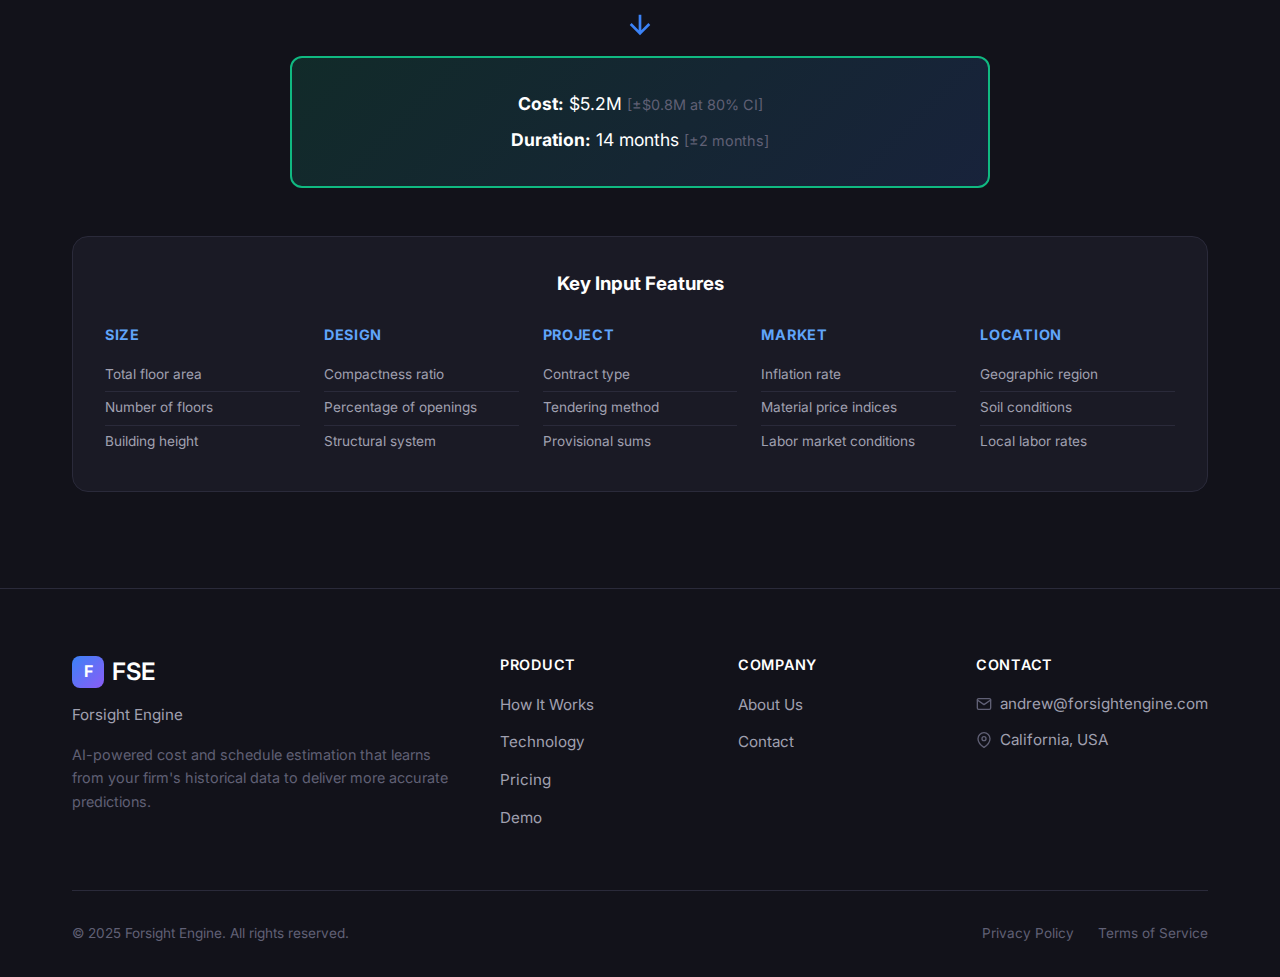
<file: website/technology.html>
<!DOCTYPE html>
<html lang="en">
<head>
    <meta charset="UTF-8">
    <meta name="viewport" content="width=device-width, initial-scale=1.0">
    <title>FSE | Technology</title>
    <link rel="stylesheet" href="css/style.css">
    <link rel="stylesheet" href="css/mobile.css">
    <link rel="preconnect" href="https://fonts.googleapis.com">
    <link rel="preconnect" href="https://fonts.gstatic.com" crossorigin>
    <link href="https://fonts.googleapis.com/css2?family=Inter:wght@300;400;500;600;700&display=swap" rel="stylesheet">
</head>
<body>
    <!-- Navigation -->
    <nav class="nav">
        <div class="nav-container">
            <a href="index.html" class="nav-brand">
                <span class="brand-icon">F</span>
                <span class="brand-text">FSE</span>
            </a>
            <div class="nav-links">
                <a href="index.html#problem">The Problem</a>
                <a href="index.html#solution">Solution</a>
                <a href="technology.html" class="active">Technology</a>
                <a href="pricing.html">Pricing</a>
                <a href="demo.html">Demo</a>
                <a href="contact.html">Contact</a>
                <a href="unico.html" style="display: none;">UNICO</a>
            </div>
        </div>
    </nav>

    <!-- Technology Hero -->
    <section class="hero pricing-hero">
        <div class="hero-content">
            <div class="hero-badge">Under the Hood</div>
            <h1>The <span class="gradient-text">Technology</span></h1>
            <p class="hero-subtitle">
                A multi-model approach that combines the best of machine learning research.
                Different tools for different problems—stacked for maximum accuracy.
            </p>
        </div>
    </section>

    <!-- Accuracy Comparison -->
    <section class="section">
        <div class="container">
            <div class="section-header">
                <span class="section-label">The Accuracy Hierarchy</span>
                <h2>Not All Predictions Are Equal</h2>
                <p class="section-subtitle">MAPE = Mean Absolute Percentage Error (lower is better)</p>
            </div>

            <div class="tech-accuracy-table">
                <div class="accuracy-row header">
                    <div class="accuracy-method">Method</div>
                    <div class="accuracy-mape">Typical Error</div>
                    <div class="accuracy-best">Best Case</div>
                    <div class="accuracy-data">Data Required</div>
                </div>
                <div class="accuracy-row human">
                    <div class="accuracy-method">
                        <span class="method-tag human">Traditional</span>
                        Human Expert Estimation
                    </div>
                    <div class="accuracy-mape">10-25%</div>
                    <div class="accuracy-best">10%</div>
                    <div class="accuracy-data">Experience</div>
                </div>
                <div class="accuracy-row">
                    <div class="accuracy-method">
                        <span class="method-tag ml">ML</span>
                        Linear Regression
                    </div>
                    <div class="accuracy-mape">15-30%</div>
                    <div class="accuracy-best">12%</div>
                    <div class="accuracy-data">50+ projects</div>
                </div>
                <div class="accuracy-row">
                    <div class="accuracy-method">
                        <span class="method-tag ml">ML</span>
                        Random Forest
                    </div>
                    <div class="accuracy-mape">8-15%</div>
                    <div class="accuracy-best">6%</div>
                    <div class="accuracy-data">200+ projects</div>
                </div>
                <div class="accuracy-row good">
                    <div class="accuracy-method">
                        <span class="method-tag ml">ML</span>
                        XGBoost / Gradient Boosting
                    </div>
                    <div class="accuracy-mape">6-12%</div>
                    <div class="accuracy-best">5%</div>
                    <div class="accuracy-data">200+ projects</div>
                </div>
                <div class="accuracy-row">
                    <div class="accuracy-method">
                        <span class="method-tag dl">Deep</span>
                        Neural Network (MLP)
                    </div>
                    <div class="accuracy-mape">8-15%</div>
                    <div class="accuracy-best">6%</div>
                    <div class="accuracy-data">500+ projects</div>
                </div>
                <div class="accuracy-row good">
                    <div class="accuracy-method">
                        <span class="method-tag dl">Deep</span>
                        LSTM (Time-Series)
                    </div>
                    <div class="accuracy-mape">5-10%</div>
                    <div class="accuracy-best">&lt;5%</div>
                    <div class="accuracy-data">500+ with temporal</div>
                </div>
                <div class="accuracy-row best">
                    <div class="accuracy-method">
                        <span class="method-tag ensemble">Ensemble</span>
                        Stacked Models
                    </div>
                    <div class="accuracy-mape">4-8%</div>
                    <div class="accuracy-best">3%</div>
                    <div class="accuracy-data">500+ projects</div>
                </div>
            </div>

            <div class="tech-insight">
                <strong>FSE's Approach:</strong> We don't pick one method—we use an ensemble that combines multiple models, letting each contribute where it's strongest. The meta-learner figures out which model to trust for each prediction.
            </div>
        </div>
    </section>

    <!-- The Three Levels -->
    <section class="section section-dark">
        <div class="container">
            <div class="section-header">
                <span class="section-label">How It Works</span>
                <h2>Three Layers of Intelligence</h2>
                <p class="section-subtitle">From raw data to calibrated predictions</p>
            </div>

            <div class="tech-levels">
                <!-- Level 1 -->
                <div class="tech-level">
                    <div class="tech-level-header">
                        <div class="tech-level-number">1</div>
                        <div class="tech-level-title">
                            <h3>Structured Analysis</h3>
                            <p>XGBoost + Random Forest</p>
                        </div>
                    </div>
                    <div class="tech-level-content">
                        <p>Tree-based models that excel at finding patterns in your project data: size, type, location, contract structure. These methods handle missing data naturally and tell us exactly which features matter most.</p>
                        <div class="tech-level-stats">
                            <div class="tech-stat">
                                <span class="tech-stat-value">6-12%</span>
                                <span class="tech-stat-label">Typical MAPE</span>
                            </div>
                            <div class="tech-stat">
                                <span class="tech-stat-value">Minutes</span>
                                <span class="tech-stat-label">Training Time</span>
                            </div>
                            <div class="tech-stat">
                                <span class="tech-stat-value">High</span>
                                <span class="tech-stat-label">Interpretability</span>
                            </div>
                        </div>
                    </div>
                </div>

                <!-- Level 2 -->
                <div class="tech-level">
                    <div class="tech-level-header">
                        <div class="tech-level-number">2</div>
                        <div class="tech-level-title">
                            <h3>Temporal Patterns</h3>
                            <p>LSTM Neural Networks</p>
                        </div>
                    </div>
                    <div class="tech-level-content">
                        <p>Construction projects unfold over time. LSTM networks "remember" patterns across sequences—seasonal cost variations, market trends, phase dependencies. They capture what static models miss.</p>
                        <div class="tech-level-stats">
                            <div class="tech-stat">
                                <span class="tech-stat-value">&lt;5%</span>
                                <span class="tech-stat-label">Best Case MAPE</span>
                            </div>
                            <div class="tech-stat">
                                <span class="tech-stat-value">Hours</span>
                                <span class="tech-stat-label">Training Time</span>
                            </div>
                            <div class="tech-stat">
                                <span class="tech-stat-value">Medium</span>
                                <span class="tech-stat-label">Interpretability</span>
                            </div>
                        </div>
                    </div>
                </div>

                <!-- Level 3 -->
                <div class="tech-level featured">
                    <div class="tech-level-header">
                        <div class="tech-level-number">3</div>
                        <div class="tech-level-title">
                            <h3>Ensemble Stacking</h3>
                            <p>Meta-Learner Combination</p>
                        </div>
                    </div>
                    <div class="tech-level-content">
                        <p>Each model makes different errors. The meta-learner combines their predictions optimally—learning which model to trust in which situations. Stacking reduces both bias and variance, consistently outperforming any single model.</p>
                        <div class="tech-level-stats">
                            <div class="tech-stat">
                                <span class="tech-stat-value">3-8%</span>
                                <span class="tech-stat-label">Typical MAPE</span>
                            </div>
                            <div class="tech-stat">
                                <span class="tech-stat-value">Combined</span>
                                <span class="tech-stat-label">Training Time</span>
                            </div>
                            <div class="tech-stat">
                                <span class="tech-stat-value">High</span>
                                <span class="tech-stat-label">Accuracy</span>
                            </div>
                        </div>
                    </div>
                </div>
            </div>
        </div>
    </section>

    <!-- Key Capabilities -->
    <section class="section">
        <div class="container">
            <div class="section-header">
                <span class="section-label">Key Capabilities</span>
                <h2>Beyond Point Estimates</h2>
            </div>

            <div class="tech-capabilities">
                <div class="tech-capability">
                    <div class="tech-capability-icon">
                        <svg viewBox="0 0 24 24" fill="none" stroke="currentColor" stroke-width="2">
                            <path d="M3 3v18h18"/>
                            <path d="M18 17V9"/>
                            <path d="M13 17V5"/>
                            <path d="M8 17v-3"/>
                        </svg>
                    </div>
                    <h4>Prediction Intervals</h4>
                    <p>Instead of "$5M", you get: "10% chance below $4M, 50% around $5M, 10% above $7M." Quantile regression provides calibrated uncertainty bounds for risk-aware decisions.</p>
                </div>
                <div class="tech-capability">
                    <div class="tech-capability-icon">
                        <svg viewBox="0 0 24 24" fill="none" stroke="currentColor" stroke-width="2">
                            <circle cx="12" cy="12" r="10"/>
                            <path d="M12 6v6l4 2"/>
                        </svg>
                    </div>
                    <h4>Joint Cost + Duration</h4>
                    <p>Multi-task learning predicts cost and schedule together. The model learns their relationship: delays increase costs, scope changes affect both. One model, two outputs, shared intelligence.</p>
                </div>
                <div class="tech-capability">
                    <div class="tech-capability-icon">
                        <svg viewBox="0 0 24 24" fill="none" stroke="currentColor" stroke-width="2">
                            <path d="M21 21l-6-6m2-5a7 7 0 11-14 0 7 7 0 0114 0z"/>
                        </svg>
                    </div>
                    <h4>SHAP Explainability</h4>
                    <p>See exactly how each factor contributes: "Floor area added $1.2M, NYC location added $0.8M, fixed contract saved $0.3M." No black boxes—full transparency on every prediction.</p>
                </div>
                <div class="tech-capability">
                    <div class="tech-capability-icon">
                        <svg viewBox="0 0 24 24" fill="none" stroke="currentColor" stroke-width="2">
                            <path d="M12 2L2 7l10 5 10-5-10-5zM2 17l10 5 10-5M2 12l10 5 10-5"/>
                        </svg>
                    </div>
                    <h4>Transfer Learning</h4>
                    <p>Pre-train on broad construction data, fine-tune on your specific projects. Limited data? The model brings general construction knowledge, then adapts to your patterns.</p>
                </div>
            </div>
        </div>
    </section>

    <!-- Technical Deep Dive -->
    <section class="section section-dark">
        <div class="container">
            <div class="section-header">
                <span class="section-label">Technical Details</span>
                <h2>Architecture Deep Dive</h2>
                <p class="section-subtitle">For the engineers who want specifics</p>
            </div>

            <div class="tech-architecture">
                <div class="arch-diagram">
                    <div class="arch-section">
                        <h4>Input Processing</h4>
                        <div class="arch-items">
                            <div class="arch-item">
                                <span class="arch-label">Text Description</span>
                                <span class="arch-detail">Fine-tuned BERT → Feature Vector</span>
                            </div>
                            <div class="arch-item">
                                <span class="arch-label">Structured Data</span>
                                <span class="arch-detail">Size, type, location → Normalized</span>
                            </div>
                            <div class="arch-item">
                                <span class="arch-label">Time Series</span>
                                <span class="arch-detail">Cost indices over time → LSTM Encoder</span>
                            </div>
                        </div>
                    </div>

                    <div class="arch-arrow">
                        <svg viewBox="0 0 24 24" fill="none" stroke="currentColor" stroke-width="2">
                            <path d="M12 5v14M5 12l7 7 7-7"/>
                        </svg>
                    </div>

                    <div class="arch-section">
                        <h4>Ensemble Layer</h4>
                        <div class="arch-items">
                            <div class="arch-item">
                                <span class="arch-label">XGBoost</span>
                                <span class="arch-detail">100-500 trees, 6 levels deep</span>
                            </div>
                            <div class="arch-item">
                                <span class="arch-label">Neural Network</span>
                                <span class="arch-detail">256→128→64 neurons, ReLU</span>
                            </div>
                            <div class="arch-item">
                                <span class="arch-label">LSTM</span>
                                <span class="arch-detail">256 units, temporal sequences</span>
                            </div>
                        </div>
                    </div>

                    <div class="arch-arrow">
                        <svg viewBox="0 0 24 24" fill="none" stroke="currentColor" stroke-width="2">
                            <path d="M12 5v14M5 12l7 7 7-7"/>
                        </svg>
                    </div>

                    <div class="arch-section final">
                        <h4>Meta Learner</h4>
                        <div class="arch-items">
                            <div class="arch-item">
                                <span class="arch-label">Stacking</span>
                                <span class="arch-detail">Ridge regression combines predictions</span>
                            </div>
                            <div class="arch-item">
                                <span class="arch-label">Multi-task</span>
                                <span class="arch-detail">Joint cost + duration heads</span>
                            </div>
                            <div class="arch-item">
                                <span class="arch-label">Quantile</span>
                                <span class="arch-detail">P10, P50, P90 outputs</span>
                            </div>
                        </div>
                    </div>

                    <div class="arch-arrow">
                        <svg viewBox="0 0 24 24" fill="none" stroke="currentColor" stroke-width="2">
                            <path d="M12 5v14M5 12l7 7 7-7"/>
                        </svg>
                    </div>

                    <div class="arch-output">
                        <div class="arch-output-item">
                            <strong>Cost:</strong> $5.2M <span class="confidence">[±$0.8M at 80% CI]</span>
                        </div>
                        <div class="arch-output-item">
                            <strong>Duration:</strong> 14 months <span class="confidence">[±2 months]</span>
                        </div>
                    </div>
                </div>
            </div>

            <!-- Feature Importance -->
            <div class="tech-features-section">
                <h3>Key Input Features</h3>
                <div class="tech-features-grid">
                    <div class="tech-features-category">
                        <h5>Size</h5>
                        <ul>
                            <li>Total floor area</li>
                            <li>Number of floors</li>
                            <li>Building height</li>
                        </ul>
                    </div>
                    <div class="tech-features-category">
                        <h5>Design</h5>
                        <ul>
                            <li>Compactness ratio</li>
                            <li>Percentage of openings</li>
                            <li>Structural system</li>
                        </ul>
                    </div>
                    <div class="tech-features-category">
                        <h5>Project</h5>
                        <ul>
                            <li>Contract type</li>
                            <li>Tendering method</li>
                            <li>Provisional sums</li>
                        </ul>
                    </div>
                    <div class="tech-features-category">
                        <h5>Market</h5>
                        <ul>
                            <li>Inflation rate</li>
                            <li>Material price indices</li>
                            <li>Labor market conditions</li>
                        </ul>
                    </div>
                    <div class="tech-features-category">
                        <h5>Location</h5>
                        <ul>
                            <li>Geographic region</li>
                            <li>Soil conditions</li>
                            <li>Local labor rates</li>
                        </ul>
                    </div>
                </div>
            </div>
        </div>
    </section>

    <!-- Footer -->
    <footer class="footer">
        <div class="container">
            <div class="footer-grid">
                <div class="footer-brand-section">
                    <a href="index.html" class="footer-brand">
                        <span class="brand-icon">F</span>
                        <span class="brand-text">FSE</span>
                    </a>
                    <p class="footer-tagline">Forsight Engine</p>
                    <p class="footer-description">AI-powered cost and schedule estimation that learns from your firm's historical data to deliver more accurate predictions.</p>
                </div>
                <div class="footer-section">
                    <h4>Product</h4>
                    <ul class="footer-links">
                        <li><a href="index.html#solution">How It Works</a></li>
                        <li><a href="technology.html">Technology</a></li>
                        <li><a href="pricing.html">Pricing</a></li>
                        <li><a href="demo.html">Demo</a></li>
                    </ul>
                </div>
                <div class="footer-section">
                    <h4>Company</h4>
                    <ul class="footer-links">
                        <li><a href="about.html">About Us</a></li>
                        <li><a href="contact.html">Contact</a></li>
                    </ul>
                </div>
                <div class="footer-section">
                    <h4>Contact</h4>
                    <div class="footer-contact-item">
                        <svg xmlns="http://www.w3.org/2000/svg" viewBox="0 0 24 24" fill="none" stroke="currentColor" stroke-width="2" stroke-linecap="round" stroke-linejoin="round">
                            <path d="M4 4h16c1.1 0 2 .9 2 2v12c0 1.1-.9 2-2 2H4c-1.1 0-2-.9-2-2V6c0-1.1.9-2 2-2z"></path>
                            <polyline points="22,6 12,13 2,6"></polyline>
                        </svg>
                        <a href="mailto:andrew@forsightengine.com">andrew@forsightengine.com</a>
                    </div>
                    <div class="footer-contact-item">
                        <svg xmlns="http://www.w3.org/2000/svg" viewBox="0 0 24 24" fill="none" stroke="currentColor" stroke-width="2" stroke-linecap="round" stroke-linejoin="round">
                            <path d="M21 10c0 7-9 13-9 13s-9-6-9-13a9 9 0 0 1 18 0z"></path>
                            <circle cx="12" cy="10" r="3"></circle>
                        </svg>
                        <span>California, USA</span>
                    </div>
                </div>
            </div>
            <div class="footer-bottom">
                <p class="footer-copy">&copy; 2025 Forsight Engine. All rights reserved.</p>
                <div class="footer-legal">
                    <a href="privacy.html">Privacy Policy</a>
                    <a href="terms.html">Terms of Service</a>
                </div>
            </div>
        </div>
    </footer>

    <script src="js/client-auth.js"></script>
    <script src="js/mobile-nav.js"></script>
</body>
</html>
</file>
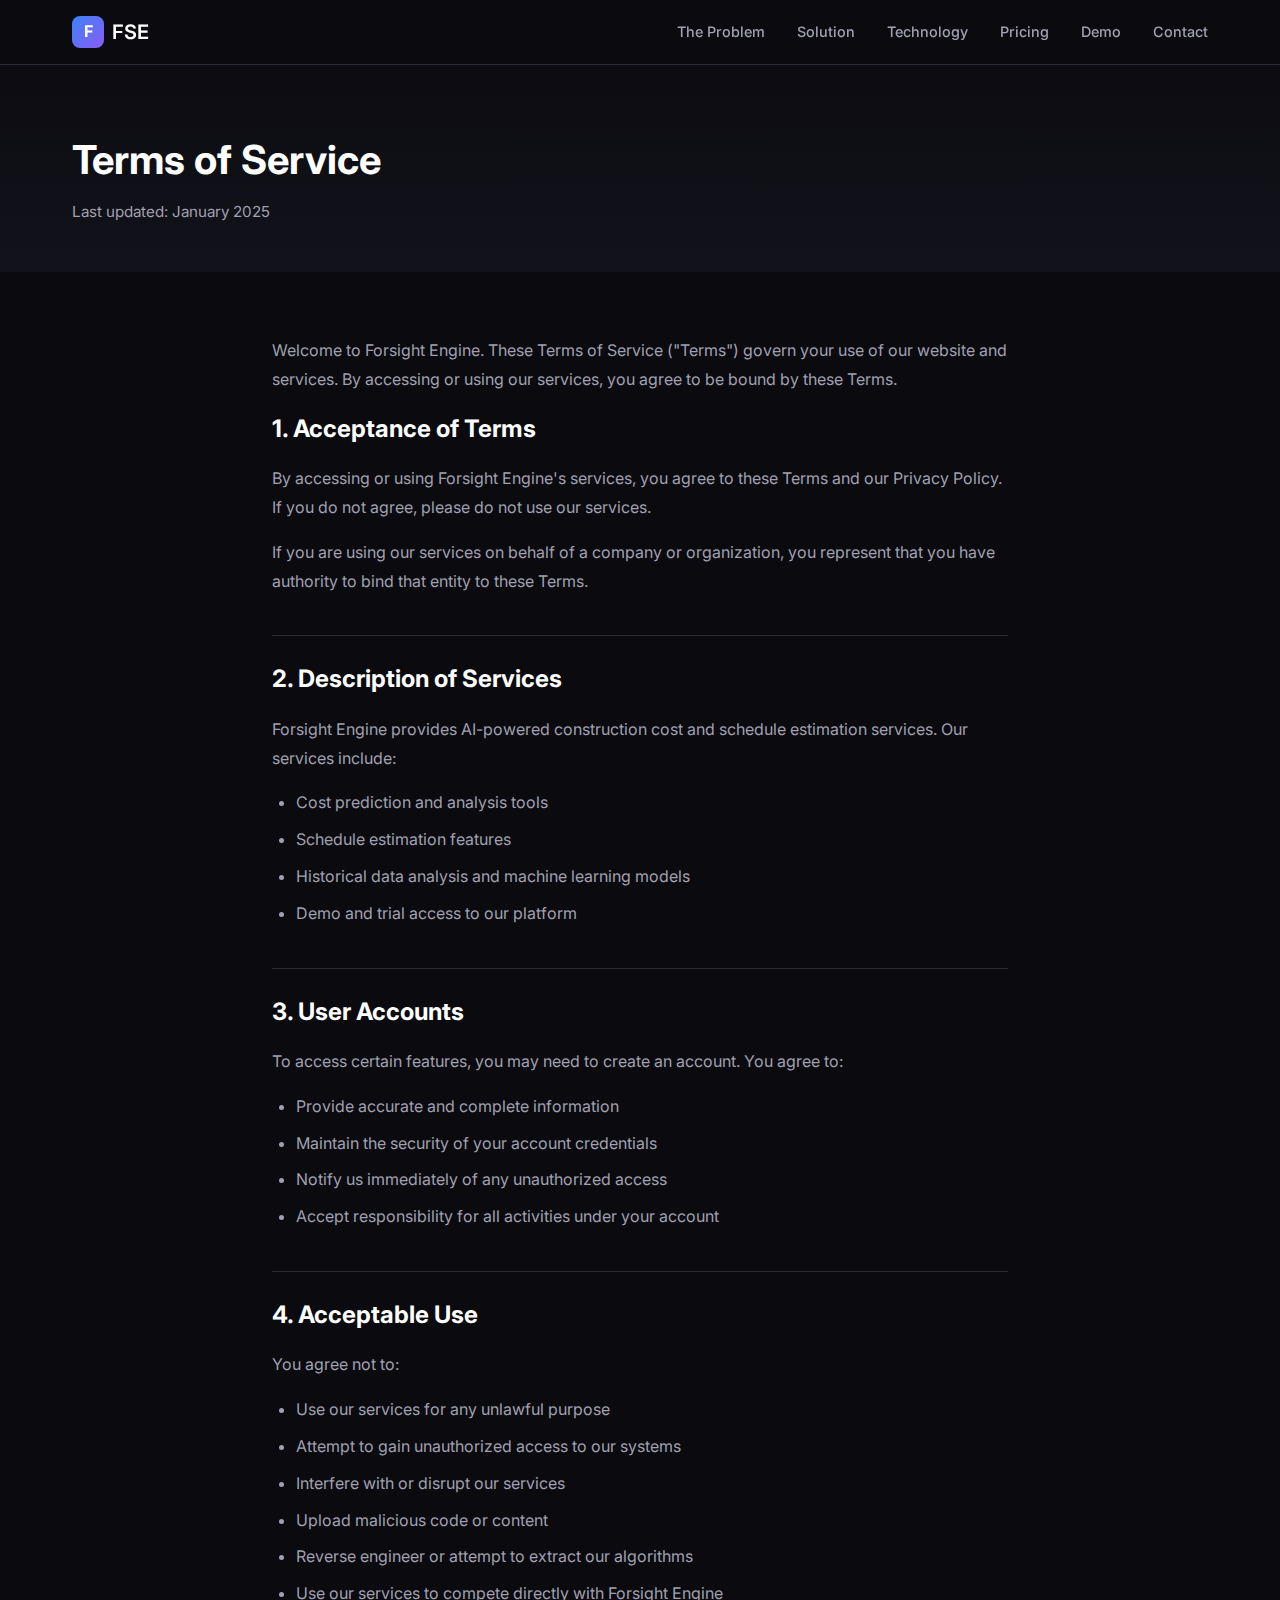
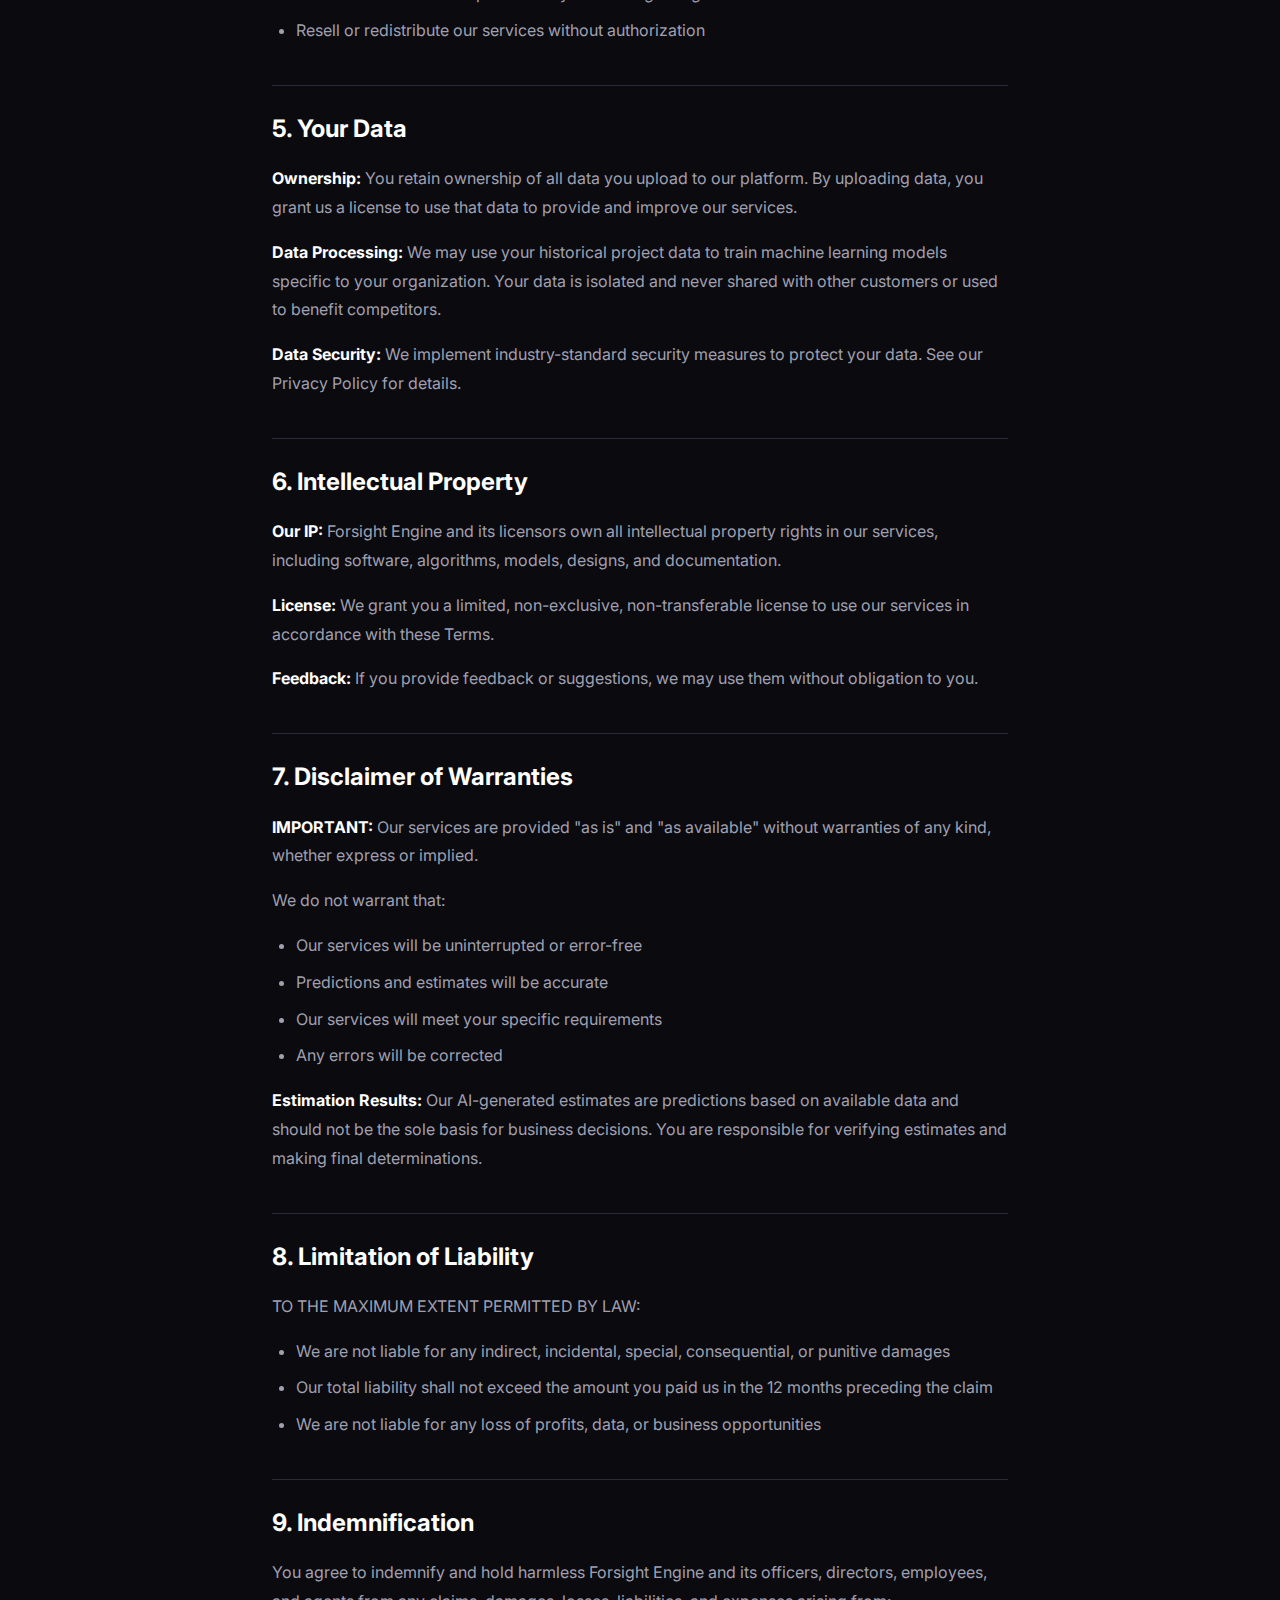
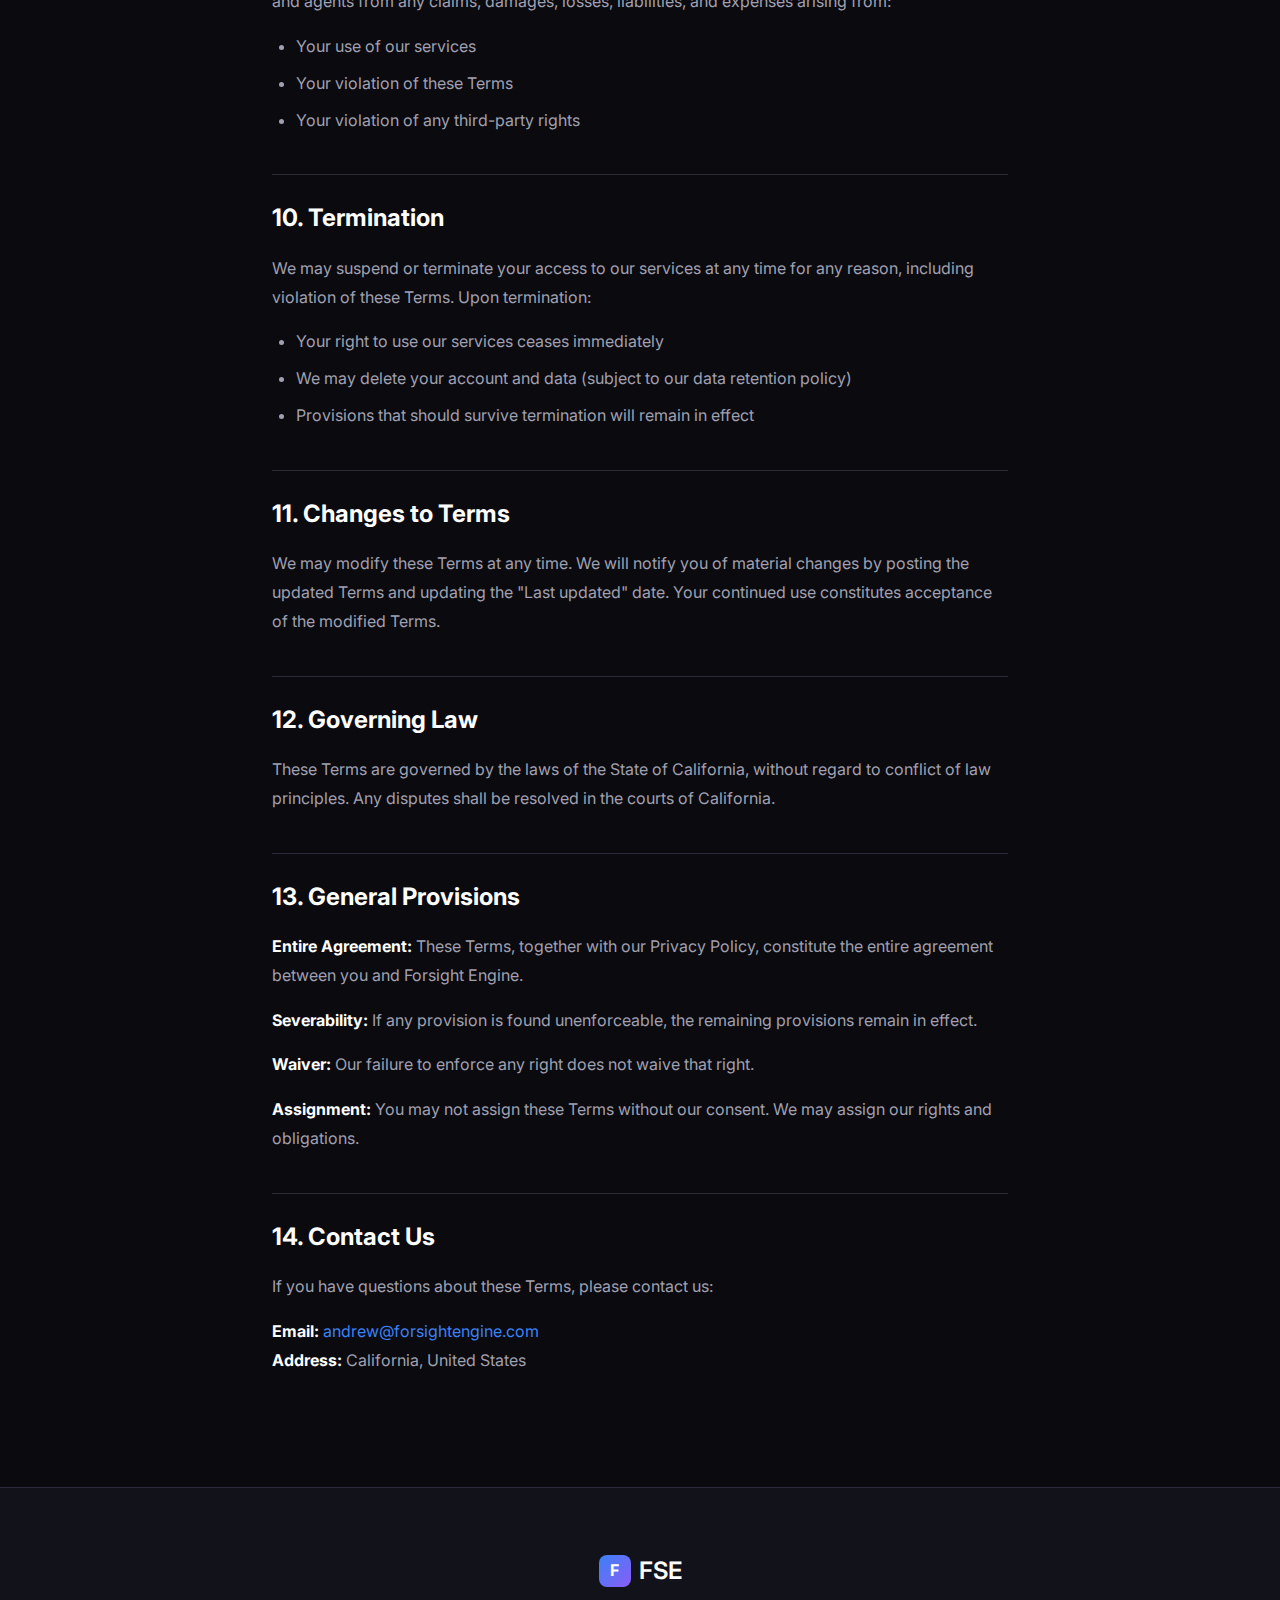
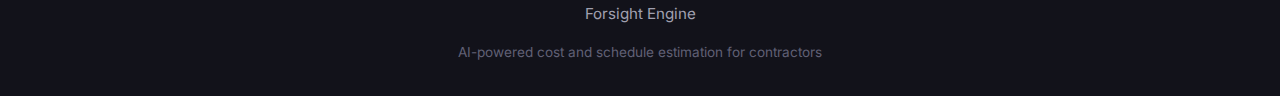
<file: website/terms.html>
<!DOCTYPE html>
<html lang="en">
<head>
    <meta charset="UTF-8">
    <meta name="viewport" content="width=device-width, initial-scale=1.0">
    <title>Terms of Service | FSE - Forsight Engine</title>
    <link rel="stylesheet" href="css/style.css">
    <link rel="stylesheet" href="css/mobile.css">
    <link rel="preconnect" href="https://fonts.googleapis.com">
    <link rel="preconnect" href="https://fonts.gstatic.com" crossorigin>
    <link href="https://fonts.googleapis.com/css2?family=Inter:wght@300;400;500;600;700&display=swap" rel="stylesheet">
    <style>
        .legal-hero {
            padding: 8rem 0 3rem;
            background: linear-gradient(180deg, var(--bg-primary) 0%, var(--bg-secondary) 100%);
        }

        .legal-hero h1 {
            font-size: 2.5rem;
            font-weight: 700;
            margin-bottom: 0.5rem;
        }

        .legal-hero .last-updated {
            color: var(--text-secondary);
            font-size: 0.95rem;
        }

        .legal-content {
            padding: 4rem 0 6rem;
        }

        .legal-content .container {
            max-width: 800px;
        }

        .legal-content h2 {
            font-size: 1.5rem;
            margin: 2.5rem 0 1rem;
            padding-top: 1.5rem;
            border-top: 1px solid var(--border);
        }

        .legal-content h2:first-of-type {
            margin-top: 0;
            padding-top: 0;
            border-top: none;
        }

        .legal-content p {
            color: var(--text-secondary);
            line-height: 1.8;
            margin-bottom: 1rem;
        }

        .legal-content ul, .legal-content ol {
            color: var(--text-secondary);
            line-height: 1.8;
            margin-bottom: 1rem;
            padding-left: 1.5rem;
        }

        .legal-content li {
            margin-bottom: 0.5rem;
        }

        .legal-content strong {
            color: var(--text-primary);
        }

        .legal-content a {
            color: var(--accent);
            text-decoration: none;
        }

        .legal-content a:hover {
            text-decoration: underline;
        }
    </style>
</head>
<body>
    <!-- Navigation -->
    <nav class="nav">
        <div class="nav-container">
            <a href="index.html" class="nav-brand">
                <span class="brand-icon">F</span>
                <span class="brand-text">FSE</span>
            </a>
            <div class="nav-links">
                <a href="index.html#problem">The Problem</a>
                <a href="index.html#solution">Solution</a>
                <a href="technology.html">Technology</a>
                <a href="pricing.html">Pricing</a>
                <a href="demo.html">Demo</a>
                <a href="contact.html">Contact</a>
            </div>
        </div>
    </nav>

    <!-- Hero -->
    <section class="legal-hero">
        <div class="container">
            <h1>Terms of Service</h1>
            <p class="last-updated">Last updated: January 2025</p>
        </div>
    </section>

    <!-- Content -->
    <section class="legal-content">
        <div class="container">
            <p>Welcome to Forsight Engine. These Terms of Service ("Terms") govern your use of our website and services. By accessing or using our services, you agree to be bound by these Terms.</p>

            <h2>1. Acceptance of Terms</h2>
            <p>By accessing or using Forsight Engine's services, you agree to these Terms and our Privacy Policy. If you do not agree, please do not use our services.</p>
            <p>If you are using our services on behalf of a company or organization, you represent that you have authority to bind that entity to these Terms.</p>

            <h2>2. Description of Services</h2>
            <p>Forsight Engine provides AI-powered construction cost and schedule estimation services. Our services include:</p>
            <ul>
                <li>Cost prediction and analysis tools</li>
                <li>Schedule estimation features</li>
                <li>Historical data analysis and machine learning models</li>
                <li>Demo and trial access to our platform</li>
            </ul>

            <h2>3. User Accounts</h2>
            <p>To access certain features, you may need to create an account. You agree to:</p>
            <ul>
                <li>Provide accurate and complete information</li>
                <li>Maintain the security of your account credentials</li>
                <li>Notify us immediately of any unauthorized access</li>
                <li>Accept responsibility for all activities under your account</li>
            </ul>

            <h2>4. Acceptable Use</h2>
            <p>You agree not to:</p>
            <ul>
                <li>Use our services for any unlawful purpose</li>
                <li>Attempt to gain unauthorized access to our systems</li>
                <li>Interfere with or disrupt our services</li>
                <li>Upload malicious code or content</li>
                <li>Reverse engineer or attempt to extract our algorithms</li>
                <li>Use our services to compete directly with Forsight Engine</li>
                <li>Resell or redistribute our services without authorization</li>
            </ul>

            <h2>5. Your Data</h2>
            <p><strong>Ownership:</strong> You retain ownership of all data you upload to our platform. By uploading data, you grant us a license to use that data to provide and improve our services.</p>
            <p><strong>Data Processing:</strong> We may use your historical project data to train machine learning models specific to your organization. Your data is isolated and never shared with other customers or used to benefit competitors.</p>
            <p><strong>Data Security:</strong> We implement industry-standard security measures to protect your data. See our Privacy Policy for details.</p>

            <h2>6. Intellectual Property</h2>
            <p><strong>Our IP:</strong> Forsight Engine and its licensors own all intellectual property rights in our services, including software, algorithms, models, designs, and documentation.</p>
            <p><strong>License:</strong> We grant you a limited, non-exclusive, non-transferable license to use our services in accordance with these Terms.</p>
            <p><strong>Feedback:</strong> If you provide feedback or suggestions, we may use them without obligation to you.</p>

            <h2>7. Disclaimer of Warranties</h2>
            <p><strong>IMPORTANT:</strong> Our services are provided "as is" and "as available" without warranties of any kind, whether express or implied.</p>
            <p>We do not warrant that:</p>
            <ul>
                <li>Our services will be uninterrupted or error-free</li>
                <li>Predictions and estimates will be accurate</li>
                <li>Our services will meet your specific requirements</li>
                <li>Any errors will be corrected</li>
            </ul>
            <p><strong>Estimation Results:</strong> Our AI-generated estimates are predictions based on available data and should not be the sole basis for business decisions. You are responsible for verifying estimates and making final determinations.</p>

            <h2>8. Limitation of Liability</h2>
            <p>TO THE MAXIMUM EXTENT PERMITTED BY LAW:</p>
            <ul>
                <li>We are not liable for any indirect, incidental, special, consequential, or punitive damages</li>
                <li>Our total liability shall not exceed the amount you paid us in the 12 months preceding the claim</li>
                <li>We are not liable for any loss of profits, data, or business opportunities</li>
            </ul>

            <h2>9. Indemnification</h2>
            <p>You agree to indemnify and hold harmless Forsight Engine and its officers, directors, employees, and agents from any claims, damages, losses, liabilities, and expenses arising from:</p>
            <ul>
                <li>Your use of our services</li>
                <li>Your violation of these Terms</li>
                <li>Your violation of any third-party rights</li>
            </ul>

            <h2>10. Termination</h2>
            <p>We may suspend or terminate your access to our services at any time for any reason, including violation of these Terms. Upon termination:</p>
            <ul>
                <li>Your right to use our services ceases immediately</li>
                <li>We may delete your account and data (subject to our data retention policy)</li>
                <li>Provisions that should survive termination will remain in effect</li>
            </ul>

            <h2>11. Changes to Terms</h2>
            <p>We may modify these Terms at any time. We will notify you of material changes by posting the updated Terms and updating the "Last updated" date. Your continued use constitutes acceptance of the modified Terms.</p>

            <h2>12. Governing Law</h2>
            <p>These Terms are governed by the laws of the State of California, without regard to conflict of law principles. Any disputes shall be resolved in the courts of California.</p>

            <h2>13. General Provisions</h2>
            <p><strong>Entire Agreement:</strong> These Terms, together with our Privacy Policy, constitute the entire agreement between you and Forsight Engine.</p>
            <p><strong>Severability:</strong> If any provision is found unenforceable, the remaining provisions remain in effect.</p>
            <p><strong>Waiver:</strong> Our failure to enforce any right does not waive that right.</p>
            <p><strong>Assignment:</strong> You may not assign these Terms without our consent. We may assign our rights and obligations.</p>

            <h2>14. Contact Us</h2>
            <p>If you have questions about these Terms, please contact us:</p>
            <p>
                <strong>Email:</strong> <a href="mailto:andrew@forsightengine.com">andrew@forsightengine.com</a><br>
                <strong>Address:</strong> California, United States
            </p>
        </div>
    </section>

    <!-- Footer -->
    <footer class="footer">
        <div class="container">
            <div class="footer-content">
                <div class="footer-brand">
                    <span class="brand-icon">F</span>
                    <span class="brand-text">FSE</span>
                </div>
                <p class="footer-tagline">Forsight Engine</p>
                <p class="footer-copy">AI-powered cost and schedule estimation for contractors</p>
            </div>
        </div>
    </footer>

    <script src="js/client-auth.js"></script>
    <script src="js/mobile-nav.js"></script>
</body>
</html>
</file>
<file: css/mobile.css>
/* ================================
   EPP Mobile Stylesheet
   Enhances mobile experience without modifying desktop
   Include after style.css
   ================================ */

/* ================================
   MOBILE NAVIGATION - Hamburger Menu
   ================================ */

/* Hamburger button - hidden on desktop */
.nav-hamburger {
    display: none;
    flex-direction: column;
    justify-content: space-around;
    width: 28px;
    height: 24px;
    background: transparent;
    border: none;
    cursor: pointer;
    padding: 0;
    z-index: 110;
}

.nav-hamburger span {
    width: 100%;
    height: 3px;
    background: var(--text-primary);
    border-radius: 2px;
    transition: all 0.3s ease;
}

/* Hamburger animation when open */
.nav-hamburger.open span:nth-child(1) {
    transform: rotate(45deg) translate(6px, 6px);
}

.nav-hamburger.open span:nth-child(2) {
    opacity: 0;
}

.nav-hamburger.open span:nth-child(3) {
    transform: rotate(-45deg) translate(6px, -6px);
}

/* Mobile menu overlay */
.nav-mobile-overlay {
    display: none;
    position: fixed;
    top: 0;
    left: 0;
    right: 0;
    bottom: 0;
    background: rgba(0, 0, 0, 0.8);
    z-index: 99;
    opacity: 0;
    transition: opacity 0.3s ease;
    pointer-events: none;
}

.nav-mobile-overlay.visible {
    display: block;
    opacity: 1;
    pointer-events: auto;
}

@media (max-width: 768px) {
    .nav-hamburger {
        display: flex;
    }

    .nav-links {
        display: flex !important;
        flex-direction: column;
        position: fixed;
        top: 0;
        right: -280px;
        width: 280px;
        height: 100vh;
        background: var(--bg-secondary);
        padding: 5rem 2rem 2rem;
        gap: 0;
        border-left: 1px solid var(--border);
        transition: right 0.3s ease;
        z-index: 100;
        overflow-y: auto;
    }

    .nav-links.open {
        right: 0;
    }

    .nav-links a {
        padding: 1rem 0;
        font-size: 1.1rem;
        border-bottom: 1px solid var(--border);
    }

    .nav-links a:last-child {
        border-bottom: none;
    }

    .nav-mobile-overlay {
        display: block;
    }
}

/* ================================
   HERO SECTION - Mobile Optimizations
   ================================ */

@media (max-width: 768px) {
    .hero {
        min-height: auto;
        padding: 6rem 1.25rem 3rem;
    }

    .hero h1 {
        font-size: 2rem;
        line-height: 1.2;
    }

    .hero-badge {
        font-size: 0.75rem;
        padding: 0.4rem 0.75rem;
    }

    .hero-subtitle {
        font-size: 1rem;
        margin-bottom: 2rem;
    }

    .hero-stats {
        gap: 1.5rem;
    }

    .stat-value {
        font-size: 1.75rem;
    }

    .stat-label {
        font-size: 0.8rem;
    }

    .hero-disclaimer {
        font-size: 0.75rem;
        padding: 0.4rem 1rem;
        margin-top: 1rem;
    }
}

@media (max-width: 480px) {
    .hero h1 {
        font-size: 1.75rem;
    }

    .hero-stats {
        gap: 1rem;
    }

    .stat-value {
        font-size: 1.5rem;
    }
}

/* ================================
   SECTIONS - General Mobile Improvements
   ================================ */

@media (max-width: 768px) {
    .section {
        padding: 3rem 0;
    }

    .container {
        padding: 0 1rem;
    }

    .section-header {
        margin-bottom: 2rem;
    }

    .section-header h2 {
        font-size: 1.75rem;
    }

    .section-subtitle {
        font-size: 0.95rem;
    }

    .section-label {
        font-size: 0.75rem;
    }
}

/* ================================
   PROBLEM SECTION - Mobile Cards
   ================================ */

@media (max-width: 768px) {
    .problem-grid {
        gap: 1rem;
    }

    .problem-card {
        padding: 1.25rem;
    }

    .problem-stat {
        font-size: 2rem;
    }

    .problem-label {
        font-size: 0.85rem;
    }

    .problem-insight {
        flex-direction: column;
        text-align: center;
        padding: 1.25rem;
        gap: 1rem;
    }

    .insight-icon {
        width: 40px;
        height: 40px;
        font-size: 1.25rem;
        margin: 0 auto;
    }

    .insight-content h3 {
        font-size: 1.1rem;
    }

    .insight-content p {
        font-size: 0.9rem;
    }
}

/* ================================
   TIER TABS - Mobile Optimization
   ================================ */

@media (max-width: 768px) {
    .tier-tabs {
        flex-direction: column;
        gap: 0.25rem;
        padding: 0.25rem;
    }

    .tier-tab {
        padding: 0.75rem 1rem;
        flex-direction: row;
        justify-content: space-between;
        text-align: left;
    }

    .tier-range {
        font-size: 0.75rem;
    }
}

/* ================================
   LOSS BREAKDOWN - Mobile Layout
   ================================ */

@media (max-width: 768px) {
    .loss-breakdown {
        padding: 1.25rem;
    }

    .loss-breakdown h3 {
        font-size: 1.25rem;
    }

    .loss-intro {
        font-size: 0.9rem;
    }

    .loss-item {
        grid-template-columns: 1fr;
        gap: 0.5rem;
        padding: 1rem;
    }

    .loss-category {
        font-size: 0.95rem;
    }

    .loss-amount {
        text-align: left;
        font-size: 1.1rem;
    }

    .loss-desc {
        font-size: 0.8rem;
    }

    .loss-total {
        flex-direction: column;
        gap: 0.5rem;
        text-align: center;
        padding: 1rem;
    }

    .total-label {
        font-size: 0.9rem;
    }

    .total-amount {
        font-size: 1.25rem;
    }

    .savings-explanation {
        font-size: 0.8rem;
        padding: 0.5rem 0.75rem;
    }
}

/* ================================
   ESTIMATE SAVINGS BUTTON - Mobile
   ================================ */

@media (max-width: 768px) {
    .estimate-savings-btn {
        padding: 1.25rem 1.5rem;
        font-size: 1.1rem;
        margin-top: 2rem;
    }

    .estimate-savings-btn .btn-icon {
        font-size: 1.25rem;
    }
}

/* ================================
   SAVINGS CHART - Mobile
   ================================ */

@media (max-width: 768px) {
    .savings-chart {
        padding: 1.25rem;
    }

    .savings-chart h4 {
        font-size: 1rem;
        margin-bottom: 1rem;
    }

    .chart-bar-group {
        grid-template-columns: 70px 1fr;
        gap: 0.75rem;
    }

    .chart-label {
        font-size: 0.75rem;
    }

    .bar {
        height: 18px;
    }

    .chart-legend {
        gap: 1rem;
        font-size: 0.75rem;
    }

    .legend-before::before,
    .legend-after::before {
        width: 12px;
        height: 12px;
    }
}

/* ================================
   SAVINGS SUMMARY - Mobile
   ================================ */

@media (max-width: 768px) {
    .savings-summary {
        flex-direction: column;
        gap: 1.25rem;
        padding: 1.25rem;
    }

    .savings-summary.visible {
        padding: 1.25rem;
    }

    .summary-stat .summary-value {
        font-size: 1.5rem;
    }

    .summary-stat .summary-label {
        font-size: 0.8rem;
    }
}

/* ================================
   SOLUTION SECTION - Mobile Cards
   ================================ */

@media (max-width: 768px) {
    .solution-grid {
        gap: 1rem;
    }

    .solution-card {
        padding: 1.5rem;
    }

    .solution-icon {
        width: 40px;
        height: 40px;
        margin-bottom: 1rem;
    }

    .solution-icon svg {
        width: 20px;
        height: 20px;
    }

    .solution-card h3 {
        font-size: 1rem;
    }

    .solution-card p {
        font-size: 0.85rem;
    }

    .ml-advantage {
        padding: 1.5rem;
        gap: 1rem;
    }

    .ml-advantage-icon {
        width: 48px;
        height: 48px;
    }

    .ml-advantage-icon svg {
        width: 24px;
        height: 24px;
    }

    .ml-advantage-content h3 {
        font-size: 1.1rem;
    }

    .ml-advantage-content p {
        font-size: 0.9rem;
    }
}

/* ================================
   EVIDENCE SECTION - Mobile Tables
   ================================ */

@media (max-width: 768px) {
    .evidence-comparison {
        padding: 1.25rem;
    }

    .comparison-header h3 {
        font-size: 1.1rem;
    }

    .comparison-row {
        padding: 0.75rem;
        gap: 0.25rem;
    }

    .comparison-row.header-row {
        font-size: 0.7rem;
    }

    .method-col {
        font-size: 0.85rem;
    }

    .method-badge {
        font-size: 0.65rem;
        padding: 0.15rem 0.35rem;
    }

    .accuracy-col {
        font-size: 0.85rem;
    }

    .source-col {
        font-size: 0.7rem;
    }

    .comparison-insight {
        font-size: 0.85rem;
        padding: 0.75rem 1rem;
    }

    .aace-standards {
        padding: 1.25rem;
    }

    .aace-standards h3 {
        font-size: 1.1rem;
    }

    .aace-row {
        padding: 0.5rem;
        font-size: 0.8rem;
    }

    .aace-note {
        font-size: 0.8rem;
    }
}

/* ================================
   FUTURE VISION - Mobile Cards
   ================================ */

@media (max-width: 768px) {
    .future-products {
        gap: 1.5rem;
    }

    .future-card {
        padding: 1.5rem;
    }

    .future-badge {
        top: 1rem;
        right: 1rem;
        font-size: 0.65rem;
        padding: 0.25rem 0.5rem;
    }

    .future-icon {
        width: 48px;
        height: 48px;
        margin-bottom: 1rem;
    }

    .future-icon svg {
        width: 24px;
        height: 24px;
    }

    .future-card h3 {
        font-size: 1.25rem;
    }

    .future-tagline {
        font-size: 0.85rem;
    }

    .future-description > p {
        font-size: 0.9rem;
    }

    .future-feature {
        gap: 0.75rem;
    }

    .feature-icon {
        width: 28px;
        height: 28px;
    }

    .feature-icon svg {
        width: 14px;
        height: 14px;
    }

    .future-feature strong {
        font-size: 0.9rem;
    }

    .future-feature p {
        font-size: 0.8rem;
    }
}

/* ================================
   CTA SECTION - Mobile
   ================================ */

@media (max-width: 768px) {
    .cta-content {
        padding: 1rem 0;
    }

    .cta-content h2 {
        font-size: 1.5rem;
    }

    .cta-content > p {
        font-size: 0.95rem;
    }

    .cta-stats {
        gap: 1rem;
    }

    .cta-stat-value {
        font-size: 1.5rem;
    }

    .cta-stat-label {
        font-size: 0.8rem;
    }
}

/* ================================
   FOOTER - Mobile
   ================================ */

@media (max-width: 768px) {
    .footer {
        padding: 2rem 0;
    }

    .footer-brand {
        font-size: 1.25rem;
    }

    .brand-icon {
        width: 28px;
        height: 28px;
        font-size: 0.9rem;
    }

    .footer-tagline {
        font-size: 0.9rem;
    }

    .footer-copy {
        font-size: 0.8rem;
    }
}

/* ================================
   CUSTOM CALCULATOR - Mobile
   ================================ */

@media (max-width: 768px) {
    .custom-input-section {
        flex-direction: column;
        gap: 0.75rem;
        padding: 1rem;
    }

    .custom-input-section label {
        font-size: 0.9rem;
    }

    .custom-input-wrapper {
        width: 100%;
    }

    .custom-input-wrapper input {
        width: 100%;
    }

    .calculate-btn {
        width: 100%;
        justify-content: center;
    }

    .custom-savings-summary {
        flex-direction: column;
        gap: 1rem;
    }

    .custom-savings-summary.visible {
        padding: 1.25rem;
    }

    .custom-savings-value {
        font-size: 1.5rem;
    }
}

/* ================================
   TECHNOLOGY PAGE - Mobile
   ================================ */

@media (max-width: 768px) {
    .tech-accuracy-table {
        overflow-x: auto;
    }

    .accuracy-row {
        min-width: 500px;
        font-size: 0.85rem;
        padding: 0.75rem 1rem;
    }

    .tech-level {
        padding: 1.5rem;
    }

    .tech-level-header {
        flex-direction: column;
        text-align: center;
        gap: 1rem;
    }

    .tech-level-number {
        margin: 0 auto;
    }

    .tech-level-title h3 {
        font-size: 1.2rem;
    }

    .tech-level-content > p {
        font-size: 0.9rem;
    }

    .tech-level-stats {
        flex-wrap: wrap;
        justify-content: center;
        gap: 1rem;
    }

    .tech-stat {
        flex: 1 1 calc(50% - 0.5rem);
        min-width: 120px;
    }

    .tech-capabilities {
        gap: 1rem;
    }

    .tech-capability {
        padding: 1.5rem;
    }

    .tech-capability-icon {
        width: 48px;
        height: 48px;
    }

    .tech-capability h4 {
        font-size: 1rem;
    }

    .tech-capability p {
        font-size: 0.85rem;
    }

    .arch-diagram {
        padding: 0 0.5rem;
    }

    .arch-section {
        padding: 1rem;
    }

    .arch-section h4 {
        font-size: 0.9rem;
    }

    .arch-item {
        flex-direction: column;
        gap: 0.25rem;
        text-align: center;
    }

    .arch-label {
        font-size: 0.85rem;
    }

    .arch-detail {
        font-size: 0.75rem;
    }

    .arch-output {
        padding: 1rem;
    }

    .arch-output-item {
        font-size: 0.95rem;
    }

    .tech-features-grid {
        grid-template-columns: repeat(2, 1fr);
        gap: 1rem;
    }

    .tech-features-category h5 {
        font-size: 0.8rem;
    }

    .tech-features-category li {
        font-size: 0.75rem;
    }
}

/* ================================
   UNICO PAGE - Mobile
   ================================ */

@media (max-width: 768px) {
    .unico-stats {
        gap: 1rem;
    }

    .unico-stat-card {
        padding: 1.5rem;
    }

    .unico-stat-label {
        font-size: 0.8rem;
    }

    .unico-stat-value {
        font-size: 1.75rem;
    }

    .unico-stat-note {
        font-size: 0.75rem;
    }

    .unico-breakdown {
        padding: 1.25rem;
    }

    .unico-breakdown h3 {
        font-size: 1.1rem;
    }

    .unico-loss-grid {
        grid-template-columns: repeat(2, 1fr);
        gap: 1rem;
    }

    .unico-loss-item {
        padding: 1rem;
    }

    .unico-loss-category {
        font-size: 0.75rem;
        min-height: auto;
    }

    .unico-loss-amount {
        font-size: 0.95rem;
    }

    .unico-loss-recoverable {
        font-size: 0.7rem;
    }

    .unico-advantage {
        padding: 1.5rem;
    }

    .unico-advantage-icon {
        width: 48px;
        height: 48px;
    }

    .unico-advantage-content h3 {
        font-size: 1.2rem;
    }

    .unico-advantage-content p {
        font-size: 0.9rem;
    }

    .unico-deliverables {
        gap: 1rem;
    }

    .unico-deliverable {
        padding: 1.5rem;
    }

    .unico-deliverable-icon {
        width: 48px;
        height: 48px;
    }

    .unico-deliverable h4 {
        font-size: 1rem;
    }

    .unico-deliverable p {
        font-size: 0.8rem;
    }

    .unico-pricing {
        gap: 1rem;
    }

    .unico-price-card {
        padding: 1.5rem;
    }

    .unico-price-amount {
        font-size: 2rem;
    }

    .unico-price-features li {
        font-size: 0.85rem;
    }

    .unico-partnership {
        padding: 1.5rem;
    }

    .unico-partnership-header h2 {
        font-size: 1.5rem;
    }

    .unico-partnership-point {
        padding: 1rem;
    }

    .partnership-icon {
        width: 36px;
        height: 36px;
    }

    .unico-partnership-point strong {
        font-size: 0.9rem;
    }

    .unico-partnership-point span {
        font-size: 0.8rem;
    }

    .unico-cta h2 {
        font-size: 1.5rem;
    }

    .unico-cta-item {
        padding: 1.5rem 2rem;
    }

    .unico-cta-value {
        font-size: 2rem;
    }
}

/* ================================
   PRICING PAGE - Mobile
   ================================ */

@media (max-width: 768px) {
    .pricing-grid {
        gap: 1.5rem;
    }

    .pricing-card {
        padding: 1.5rem;
    }

    .pricing-badge {
        font-size: 0.65rem;
        padding: 0.35rem 1rem;
    }

    .pricing-header h3 {
        font-size: 1.25rem;
    }

    .pricing-amount .price {
        font-size: 2.25rem;
    }

    .pricing-features li {
        font-size: 0.85rem;
    }

    .negotiability-section {
        padding: 1.5rem;
    }

    .negotiability-icon {
        width: 48px;
        height: 48px;
    }

    .negotiability-content h3 {
        font-size: 1.1rem;
    }

    .negotiability-content p {
        font-size: 0.9rem;
    }
}

/* ================================
   SMALL MOBILE (< 480px)
   ================================ */

@media (max-width: 480px) {
    .container {
        padding: 0 0.75rem;
    }

    .section-header h2 {
        font-size: 1.5rem;
    }

    .problem-stat {
        font-size: 1.75rem;
    }

    .unico-loss-grid {
        grid-template-columns: 1fr;
    }

    .tech-features-grid {
        grid-template-columns: 1fr;
    }

    .unico-cta-item {
        padding: 1rem 1.5rem;
    }

    .unico-cta-value {
        font-size: 1.75rem;
    }
}

/* ================================
   TOUCH DEVICE OPTIMIZATIONS
   ================================ */

@media (hover: none) and (pointer: coarse) {
    /* Larger touch targets */
    .nav-links a {
        min-height: 44px;
        display: flex;
        align-items: center;
    }

    .tier-tab {
        min-height: 48px;
    }

    .estimate-savings-btn {
        min-height: 56px;
    }

    .calculate-btn {
        min-height: 44px;
    }

    /* Remove hover effects on touch */
    .solution-card:hover,
    .future-card:hover,
    .pricing-card:hover {
        transform: none;
    }
}

/* ================================
   LANDSCAPE PHONE ADJUSTMENTS
   ================================ */

@media (max-height: 500px) and (orientation: landscape) {
    .hero {
        min-height: auto;
        padding: 5rem 1rem 2rem;
    }

    .hero h1 {
        font-size: 1.75rem;
    }

    .hero-stats {
        flex-direction: row;
        gap: 2rem;
    }

    .nav-links {
        padding-top: 4rem;
    }
}
</file>
<file: website/css/mobile.css>
/* ================================
   EPP Mobile Stylesheet
   Enhances mobile experience without modifying desktop
   Include after style.css
   ================================ */

/* ================================
   MOBILE NAVIGATION - Hamburger Menu
   ================================ */

/* Hamburger button - hidden on desktop */
.nav-hamburger {
    display: none;
    flex-direction: column;
    justify-content: space-around;
    width: 28px;
    height: 24px;
    background: transparent;
    border: none;
    cursor: pointer;
    padding: 0;
    z-index: 110;
}

.nav-hamburger span {
    width: 100%;
    height: 3px;
    background: var(--text-primary);
    border-radius: 2px;
    transition: all 0.3s ease;
}

/* Hamburger animation when open */
.nav-hamburger.open span:nth-child(1) {
    transform: rotate(45deg) translate(6px, 6px);
}

.nav-hamburger.open span:nth-child(2) {
    opacity: 0;
}

.nav-hamburger.open span:nth-child(3) {
    transform: rotate(-45deg) translate(6px, -6px);
}

/* Mobile menu overlay */
.nav-mobile-overlay {
    display: none;
    position: fixed;
    top: 0;
    left: 0;
    right: 0;
    bottom: 0;
    background: rgba(0, 0, 0, 0.8);
    z-index: 99;
    opacity: 0;
    transition: opacity 0.3s ease;
    pointer-events: none;
}

.nav-mobile-overlay.visible {
    display: block;
    opacity: 1;
    pointer-events: auto;
}

@media (max-width: 768px) {
    .nav-hamburger {
        display: flex;
    }

    .nav-links {
        display: flex !important;
        flex-direction: column;
        position: fixed;
        top: 0;
        right: -280px;
        width: 280px;
        height: 100vh;
        background: var(--bg-secondary);
        padding: 5rem 2rem 2rem;
        gap: 0;
        border-left: 1px solid var(--border);
        transition: right 0.3s ease;
        z-index: 100;
        overflow-y: auto;
    }

    .nav-links.open {
        right: 0;
    }

    .nav-links a {
        padding: 1rem 0;
        font-size: 1.1rem;
        border-bottom: 1px solid var(--border);
    }

    .nav-links a:last-child {
        border-bottom: none;
    }

    .nav-mobile-overlay {
        display: block;
    }
}

/* ================================
   HERO SECTION - Mobile Optimizations
   ================================ */

@media (max-width: 768px) {
    .hero {
        min-height: auto;
        padding: 6rem 1.25rem 3rem;
    }

    .hero h1 {
        font-size: 2rem;
        line-height: 1.2;
    }

    .hero-badge {
        font-size: 0.75rem;
        padding: 0.4rem 0.75rem;
    }

    .hero-subtitle {
        font-size: 1rem;
        margin-bottom: 2rem;
    }

    .hero-stats {
        gap: 1.5rem;
    }

    .stat-value {
        font-size: 1.75rem;
    }

    .stat-label {
        font-size: 0.8rem;
    }

    .hero-disclaimer {
        font-size: 0.75rem;
        padding: 0.4rem 1rem;
        margin-top: 1rem;
    }
}

@media (max-width: 480px) {
    .hero h1 {
        font-size: 1.75rem;
    }

    .hero-stats {
        gap: 1rem;
    }

    .stat-value {
        font-size: 1.5rem;
    }
}

/* ================================
   SECTIONS - General Mobile Improvements
   ================================ */

@media (max-width: 768px) {
    .section {
        padding: 3rem 0;
    }

    .container {
        padding: 0 1rem;
    }

    .section-header {
        margin-bottom: 2rem;
    }

    .section-header h2 {
        font-size: 1.75rem;
    }

    .section-subtitle {
        font-size: 0.95rem;
    }

    .section-label {
        font-size: 0.75rem;
    }
}

/* ================================
   PROBLEM SECTION - Mobile Cards
   ================================ */

@media (max-width: 768px) {
    .problem-grid {
        gap: 1rem;
    }

    .problem-card {
        padding: 1.25rem;
    }

    .problem-stat {
        font-size: 2rem;
    }

    .problem-label {
        font-size: 0.85rem;
    }

    .problem-insight {
        flex-direction: column;
        text-align: center;
        padding: 1.25rem;
        gap: 1rem;
    }

    .insight-icon {
        width: 40px;
        height: 40px;
        font-size: 1.25rem;
        margin: 0 auto;
    }

    .insight-content h3 {
        font-size: 1.1rem;
    }

    .insight-content p {
        font-size: 0.9rem;
    }
}

/* ================================
   TIER TABS - Mobile Optimization
   ================================ */

@media (max-width: 768px) {
    .tier-tabs {
        flex-direction: column;
        gap: 0.25rem;
        padding: 0.25rem;
    }

    .tier-tab {
        padding: 0.75rem 1rem;
        flex-direction: row;
        justify-content: space-between;
        text-align: left;
    }

    .tier-range {
        font-size: 0.75rem;
    }
}

/* ================================
   LOSS BREAKDOWN - Mobile Layout
   ================================ */

@media (max-width: 768px) {
    .loss-breakdown {
        padding: 1.25rem;
    }

    .loss-breakdown h3 {
        font-size: 1.25rem;
    }

    .loss-intro {
        font-size: 0.9rem;
    }

    .loss-item {
        grid-template-columns: 1fr;
        gap: 0.5rem;
        padding: 1rem;
    }

    .loss-category {
        font-size: 0.95rem;
    }

    .loss-amount {
        text-align: left;
        font-size: 1.1rem;
    }

    .loss-desc {
        font-size: 0.8rem;
    }

    .loss-total {
        flex-direction: column;
        gap: 0.5rem;
        text-align: center;
        padding: 1rem;
    }

    .total-label {
        font-size: 0.9rem;
    }

    .total-amount {
        font-size: 1.25rem;
    }

    .savings-explanation {
        font-size: 0.8rem;
        padding: 0.5rem 0.75rem;
    }
}

/* ================================
   ESTIMATE SAVINGS BUTTON - Mobile
   ================================ */

@media (max-width: 768px) {
    .estimate-savings-btn {
        padding: 1.25rem 1.5rem;
        font-size: 1.1rem;
        margin-top: 2rem;
    }

    .estimate-savings-btn .btn-icon {
        font-size: 1.25rem;
    }
}

/* ================================
   SAVINGS CHART - Mobile
   ================================ */

@media (max-width: 768px) {
    .savings-chart {
        padding: 1.25rem;
    }

    .savings-chart h4 {
        font-size: 1rem;
        margin-bottom: 1rem;
    }

    .chart-bar-group {
        grid-template-columns: 70px 1fr;
        gap: 0.75rem;
    }

    .chart-label {
        font-size: 0.75rem;
    }

    .bar {
        height: 18px;
    }

    .chart-legend {
        gap: 1rem;
        font-size: 0.75rem;
    }

    .legend-before::before,
    .legend-after::before {
        width: 12px;
        height: 12px;
    }
}

/* ================================
   SAVINGS SUMMARY - Mobile
   ================================ */

@media (max-width: 768px) {
    .savings-summary {
        flex-direction: column;
        gap: 1.25rem;
        padding: 1.25rem;
    }

    .savings-summary.visible {
        padding: 1.25rem;
    }

    .summary-stat .summary-value {
        font-size: 1.5rem;
    }

    .summary-stat .summary-label {
        font-size: 0.8rem;
    }
}

/* ================================
   SOLUTION SECTION - Mobile Cards
   ================================ */

@media (max-width: 768px) {
    .solution-grid {
        gap: 1rem;
    }

    .solution-card {
        padding: 1.5rem;
    }

    .solution-icon {
        width: 40px;
        height: 40px;
        margin-bottom: 1rem;
    }

    .solution-icon svg {
        width: 20px;
        height: 20px;
    }

    .solution-card h3 {
        font-size: 1rem;
    }

    .solution-card p {
        font-size: 0.85rem;
    }

    .ml-advantage {
        padding: 1.5rem;
        gap: 1rem;
    }

    .ml-advantage-icon {
        width: 48px;
        height: 48px;
    }

    .ml-advantage-icon svg {
        width: 24px;
        height: 24px;
    }

    .ml-advantage-content h3 {
        font-size: 1.1rem;
    }

    .ml-advantage-content p {
        font-size: 0.9rem;
    }
}

/* ================================
   EVIDENCE SECTION - Mobile Tables
   ================================ */

@media (max-width: 768px) {
    .evidence-comparison {
        padding: 1.25rem;
    }

    .comparison-header h3 {
        font-size: 1.1rem;
    }

    .comparison-row {
        padding: 0.75rem;
        gap: 0.25rem;
    }

    .comparison-row.header-row {
        font-size: 0.7rem;
    }

    .method-col {
        font-size: 0.85rem;
    }

    .method-badge {
        font-size: 0.65rem;
        padding: 0.15rem 0.35rem;
    }

    .accuracy-col {
        font-size: 0.85rem;
    }

    .source-col {
        font-size: 0.7rem;
    }

    .comparison-insight {
        font-size: 0.85rem;
        padding: 0.75rem 1rem;
    }

    .aace-standards {
        padding: 1.25rem;
    }

    .aace-standards h3 {
        font-size: 1.1rem;
    }

    .aace-row {
        padding: 0.5rem;
        font-size: 0.8rem;
    }

    .aace-note {
        font-size: 0.8rem;
    }
}

/* ================================
   FUTURE VISION - Mobile Cards
   ================================ */

@media (max-width: 768px) {
    .future-products {
        gap: 1.5rem;
    }

    .future-card {
        padding: 1.5rem;
    }

    .future-badge {
        top: 1rem;
        right: 1rem;
        font-size: 0.65rem;
        padding: 0.25rem 0.5rem;
    }

    .future-icon {
        width: 48px;
        height: 48px;
        margin-bottom: 1rem;
    }

    .future-icon svg {
        width: 24px;
        height: 24px;
    }

    .future-card h3 {
        font-size: 1.25rem;
    }

    .future-tagline {
        font-size: 0.85rem;
    }

    .future-description > p {
        font-size: 0.9rem;
    }

    .future-feature {
        gap: 0.75rem;
    }

    .feature-icon {
        width: 28px;
        height: 28px;
    }

    .feature-icon svg {
        width: 14px;
        height: 14px;
    }

    .future-feature strong {
        font-size: 0.9rem;
    }

    .future-feature p {
        font-size: 0.8rem;
    }
}

/* ================================
   CTA SECTION - Mobile
   ================================ */

@media (max-width: 768px) {
    .cta-content {
        padding: 1rem 0;
    }

    .cta-content h2 {
        font-size: 1.5rem;
    }

    .cta-content > p {
        font-size: 0.95rem;
    }

    .cta-stats {
        gap: 1rem;
    }

    .cta-stat-value {
        font-size: 1.5rem;
    }

    .cta-stat-label {
        font-size: 0.8rem;
    }
}

/* ================================
   FOOTER - Mobile
   ================================ */

@media (max-width: 768px) {
    .footer {
        padding: 2rem 0;
    }

    .footer-brand {
        font-size: 1.25rem;
    }

    .brand-icon {
        width: 28px;
        height: 28px;
        font-size: 0.9rem;
    }

    .footer-tagline {
        font-size: 0.9rem;
    }

    .footer-copy {
        font-size: 0.8rem;
    }
}

/* ================================
   CUSTOM CALCULATOR - Mobile
   ================================ */

@media (max-width: 768px) {
    .custom-input-section {
        flex-direction: column;
        gap: 0.75rem;
        padding: 1rem;
    }

    .custom-input-section label {
        font-size: 0.9rem;
    }

    .custom-input-wrapper {
        width: 100%;
    }

    .custom-input-wrapper input {
        width: 100%;
    }

    .calculate-btn {
        width: 100%;
        justify-content: center;
    }

    .custom-savings-summary {
        flex-direction: column;
        gap: 1rem;
    }

    .custom-savings-summary.visible {
        padding: 1.25rem;
    }

    .custom-savings-value {
        font-size: 1.5rem;
    }
}

/* ================================
   TECHNOLOGY PAGE - Mobile
   ================================ */

@media (max-width: 768px) {
    .tech-accuracy-table {
        overflow-x: auto;
    }

    .accuracy-row {
        min-width: 500px;
        font-size: 0.85rem;
        padding: 0.75rem 1rem;
    }

    .tech-level {
        padding: 1.5rem;
    }

    .tech-level-header {
        flex-direction: column;
        text-align: center;
        gap: 1rem;
    }

    .tech-level-number {
        margin: 0 auto;
    }

    .tech-level-title h3 {
        font-size: 1.2rem;
    }

    .tech-level-content > p {
        font-size: 0.9rem;
    }

    .tech-level-stats {
        flex-wrap: wrap;
        justify-content: center;
        gap: 1rem;
    }

    .tech-stat {
        flex: 1 1 calc(50% - 0.5rem);
        min-width: 120px;
    }

    .tech-capabilities {
        gap: 1rem;
    }

    .tech-capability {
        padding: 1.5rem;
    }

    .tech-capability-icon {
        width: 48px;
        height: 48px;
    }

    .tech-capability h4 {
        font-size: 1rem;
    }

    .tech-capability p {
        font-size: 0.85rem;
    }

    .arch-diagram {
        padding: 0 0.5rem;
    }

    .arch-section {
        padding: 1rem;
    }

    .arch-section h4 {
        font-size: 0.9rem;
    }

    .arch-item {
        flex-direction: column;
        gap: 0.25rem;
        text-align: center;
    }

    .arch-label {
        font-size: 0.85rem;
    }

    .arch-detail {
        font-size: 0.75rem;
    }

    .arch-output {
        padding: 1rem;
    }

    .arch-output-item {
        font-size: 0.95rem;
    }

    .tech-features-grid {
        grid-template-columns: repeat(2, 1fr);
        gap: 1rem;
    }

    .tech-features-category h5 {
        font-size: 0.8rem;
    }

    .tech-features-category li {
        font-size: 0.75rem;
    }
}

/* ================================
   UNICO PAGE - Mobile
   ================================ */

@media (max-width: 768px) {
    .unico-stats {
        gap: 1rem;
    }

    .unico-stat-card {
        padding: 1.5rem;
    }

    .unico-stat-label {
        font-size: 0.8rem;
    }

    .unico-stat-value {
        font-size: 1.75rem;
    }

    .unico-stat-note {
        font-size: 0.75rem;
    }

    .unico-breakdown {
        padding: 1.25rem;
    }

    .unico-breakdown h3 {
        font-size: 1.1rem;
    }

    .unico-loss-grid {
        grid-template-columns: repeat(2, 1fr);
        gap: 1rem;
    }

    .unico-loss-item {
        padding: 1rem;
    }

    .unico-loss-category {
        font-size: 0.75rem;
        min-height: auto;
    }

    .unico-loss-amount {
        font-size: 0.95rem;
    }

    .unico-loss-recoverable {
        font-size: 0.7rem;
    }

    .unico-advantage {
        padding: 1.5rem;
    }

    .unico-advantage-icon {
        width: 48px;
        height: 48px;
    }

    .unico-advantage-content h3 {
        font-size: 1.2rem;
    }

    .unico-advantage-content p {
        font-size: 0.9rem;
    }

    .unico-deliverables {
        gap: 1rem;
    }

    .unico-deliverable {
        padding: 1.5rem;
    }

    .unico-deliverable-icon {
        width: 48px;
        height: 48px;
    }

    .unico-deliverable h4 {
        font-size: 1rem;
    }

    .unico-deliverable p {
        font-size: 0.8rem;
    }

    .unico-pricing {
        gap: 1rem;
    }

    .unico-price-card {
        padding: 1.5rem;
    }

    .unico-price-amount {
        font-size: 2rem;
    }

    .unico-price-features li {
        font-size: 0.85rem;
    }

    .unico-partnership {
        padding: 1.5rem;
    }

    .unico-partnership-header h2 {
        font-size: 1.5rem;
    }

    .unico-partnership-point {
        padding: 1rem;
    }

    .partnership-icon {
        width: 36px;
        height: 36px;
    }

    .unico-partnership-point strong {
        font-size: 0.9rem;
    }

    .unico-partnership-point span {
        font-size: 0.8rem;
    }

    .unico-cta h2 {
        font-size: 1.5rem;
    }

    .unico-cta-item {
        padding: 1.5rem 2rem;
    }

    .unico-cta-value {
        font-size: 2rem;
    }
}

/* ================================
   PRICING PAGE - Mobile
   ================================ */

@media (max-width: 768px) {
    .pricing-grid {
        gap: 1.5rem;
    }

    .pricing-card {
        padding: 1.5rem;
    }

    .pricing-badge {
        font-size: 0.65rem;
        padding: 0.35rem 1rem;
    }

    .pricing-header h3 {
        font-size: 1.25rem;
    }

    .pricing-amount .price {
        font-size: 2.25rem;
    }

    .pricing-features li {
        font-size: 0.85rem;
    }

    .negotiability-section {
        padding: 1.5rem;
    }

    .negotiability-icon {
        width: 48px;
        height: 48px;
    }

    .negotiability-content h3 {
        font-size: 1.1rem;
    }

    .negotiability-content p {
        font-size: 0.9rem;
    }
}

/* ================================
   SMALL MOBILE (< 480px)
   ================================ */

@media (max-width: 480px) {
    .container {
        padding: 0 0.75rem;
    }

    .section-header h2 {
        font-size: 1.5rem;
    }

    .problem-stat {
        font-size: 1.75rem;
    }

    .unico-loss-grid {
        grid-template-columns: 1fr;
    }

    .tech-features-grid {
        grid-template-columns: 1fr;
    }

    .unico-cta-item {
        padding: 1rem 1.5rem;
    }

    .unico-cta-value {
        font-size: 1.75rem;
    }
}

/* ================================
   TOUCH DEVICE OPTIMIZATIONS
   ================================ */

@media (hover: none) and (pointer: coarse) {
    /* Larger touch targets */
    .nav-links a {
        min-height: 44px;
        display: flex;
        align-items: center;
    }

    .tier-tab {
        min-height: 48px;
    }

    .estimate-savings-btn {
        min-height: 56px;
    }

    .calculate-btn {
        min-height: 44px;
    }

    /* Remove hover effects on touch */
    .solution-card:hover,
    .future-card:hover,
    .pricing-card:hover {
        transform: none;
    }
}

/* ================================
   LANDSCAPE PHONE ADJUSTMENTS
   ================================ */

@media (max-height: 500px) and (orientation: landscape) {
    .hero {
        min-height: auto;
        padding: 5rem 1rem 2rem;
    }

    .hero h1 {
        font-size: 1.75rem;
    }

    .hero-stats {
        flex-direction: row;
        gap: 2rem;
    }

    .nav-links {
        padding-top: 4rem;
    }
}
</file>
<file: css/demo.css>
/* ================================
   EPP Demo Page Styles
   ================================ */

/* Demo Container */
.demo-container {
    display: grid;
    grid-template-columns: 1fr 1fr;
    gap: 3rem;
    align-items: start;
}

@media (max-width: 1000px) {
    .demo-container {
        grid-template-columns: 1fr;
    }
}

/* Form Section */
.demo-form-section {
    background: var(--bg-card);
    border: 1px solid var(--border);
    border-radius: 16px;
    padding: 2rem;
}

.demo-form-section h2 {
    font-size: 1.5rem;
    margin-bottom: 1.5rem;
    text-align: center;
}

/* Form Styles */
.demo-form {
    display: grid;
    grid-template-columns: 1fr 1fr;
    gap: 1.25rem;
}

.form-group {
    display: flex;
    flex-direction: column;
    gap: 0.5rem;
}

.form-group.full-width {
    grid-column: 1 / -1;
}

.form-group label {
    font-size: 0.9rem;
    font-weight: 500;
    color: var(--text-secondary);
}

.form-group input,
.form-group select,
.form-group textarea {
    background: var(--bg-secondary);
    border: 1px solid var(--border);
    border-radius: 8px;
    padding: 0.75rem 1rem;
    font-size: 1rem;
    color: var(--text-primary);
    font-family: inherit;
    transition: border-color 0.2s, box-shadow 0.2s;
}

.form-group input:focus,
.form-group select:focus,
.form-group textarea:focus {
    outline: none;
    border-color: var(--accent);
    box-shadow: 0 0 0 3px var(--accent-glow);
}

.form-group input::placeholder,
.form-group textarea::placeholder {
    color: var(--text-muted);
}

.form-group select {
    cursor: pointer;
    appearance: none;
    background-image: url("data:image/svg+xml,%3Csvg xmlns='http://www.w3.org/2000/svg' width='16' height='16' viewBox='0 0 24 24' fill='none' stroke='%23a0a0b0' stroke-width='2'%3E%3Cpath d='M6 9l6 6 6-6'/%3E%3C/svg%3E");
    background-repeat: no-repeat;
    background-position: right 1rem center;
    padding-right: 2.5rem;
}

.form-group select option {
    background: var(--bg-secondary);
    color: var(--text-primary);
}

/* Input with unit */
.input-with-unit {
    display: flex;
    align-items: stretch;
}

.input-with-unit input {
    border-radius: 8px 0 0 8px;
    flex: 1;
}

.input-with-unit .unit {
    background: var(--bg-primary);
    border: 1px solid var(--border);
    border-left: none;
    border-radius: 0 8px 8px 0;
    padding: 0.75rem 1rem;
    font-size: 0.9rem;
    color: var(--text-muted);
    display: flex;
    align-items: center;
}

/* Submit Button */
.demo-submit-btn {
    display: flex;
    align-items: center;
    justify-content: center;
    gap: 0.75rem;
    width: 100%;
    padding: 1rem 2rem;
    background: linear-gradient(135deg, var(--gradient-start), var(--gradient-end));
    border: none;
    border-radius: 12px;
    color: white;
    font-size: 1.1rem;
    font-weight: 600;
    cursor: pointer;
    transition: transform 0.2s, box-shadow 0.2s;
    margin-top: 0.5rem;
}

.demo-submit-btn:hover {
    transform: translateY(-2px);
    box-shadow: 0 8px 24px rgba(59, 130, 246, 0.4);
}

.demo-submit-btn:active {
    transform: translateY(0);
}

.demo-submit-btn:disabled {
    opacity: 0.6;
    cursor: not-allowed;
    transform: none;
}

.demo-submit-btn svg {
    width: 20px;
    height: 20px;
}

.demo-submit-btn.loading .btn-text {
    display: none;
}

.demo-submit-btn.loading::after {
    content: 'Generating...';
}

.demo-submit-btn.loading .btn-icon {
    animation: spin 1s linear infinite;
}

@keyframes spin {
    from { transform: rotate(0deg); }
    to { transform: rotate(360deg); }
}

/* Results Section */
.demo-results-section {
    position: sticky;
    top: 100px;
}

.demo-results-section h2 {
    font-size: 1.5rem;
    margin-bottom: 1.5rem;
    text-align: center;
}

/* Loading State */
.loading-state {
    display: flex;
    flex-direction: column;
    align-items: center;
    justify-content: center;
    padding: 4rem 2rem;
    background: var(--bg-card);
    border: 1px solid var(--border);
    border-radius: 16px;
}

.loading-spinner {
    width: 48px;
    height: 48px;
    border: 4px solid var(--border);
    border-top-color: var(--accent);
    border-radius: 50%;
    animation: spin 1s linear infinite;
    margin-bottom: 1rem;
}

.loading-state p {
    color: var(--text-secondary);
    font-size: 1rem;
}

/* Prediction Cards */
.prediction-card {
    background: var(--bg-card);
    border: 1px solid var(--border);
    border-radius: 16px;
    padding: 1.5rem;
    margin-bottom: 1.25rem;
}

.prediction-header {
    display: flex;
    align-items: center;
    gap: 1rem;
    margin-bottom: 1rem;
}

.prediction-icon {
    width: 48px;
    height: 48px;
    border-radius: 12px;
    display: flex;
    align-items: center;
    justify-content: center;
}

.prediction-icon.cost {
    background: rgba(16, 185, 129, 0.1);
}

.prediction-icon.cost svg {
    stroke: var(--success);
    width: 24px;
    height: 24px;
}

.prediction-icon.duration {
    background: rgba(59, 130, 246, 0.1);
}

.prediction-icon.duration svg {
    stroke: var(--accent);
    width: 24px;
    height: 24px;
}

.prediction-header h3 {
    font-size: 1rem;
    font-weight: 500;
    color: var(--text-secondary);
}

.prediction-main {
    text-align: center;
    margin-bottom: 1.5rem;
}

.prediction-value {
    font-size: 2.5rem;
    font-weight: 700;
    background: linear-gradient(135deg, var(--gradient-start), var(--gradient-end));
    -webkit-background-clip: text;
    -webkit-text-fill-color: transparent;
    background-clip: text;
}

/* Confidence Intervals */
.confidence-intervals {
    display: grid;
    grid-template-columns: repeat(3, 1fr);
    gap: 0.75rem;
}

.interval {
    text-align: center;
    padding: 0.75rem;
    background: var(--bg-secondary);
    border-radius: 8px;
}

.interval.primary {
    background: rgba(59, 130, 246, 0.1);
    border: 1px solid rgba(59, 130, 246, 0.3);
}

.interval-label {
    display: block;
    font-size: 0.75rem;
    color: var(--text-muted);
    margin-bottom: 0.25rem;
}

.interval-value {
    display: block;
    font-size: 0.95rem;
    font-weight: 600;
    color: var(--text-primary);
}

/* Chart Card */
.chart-card {
    background: var(--bg-card);
    border: 1px solid var(--border);
    border-radius: 16px;
    padding: 1.5rem;
    margin-bottom: 1.25rem;
}

.chart-card h3 {
    font-size: 1rem;
    margin-bottom: 1.25rem;
    text-align: center;
}

.breakdown-chart {
    display: flex;
    flex-direction: column;
    gap: 0.75rem;
}

.breakdown-item {
    display: grid;
    grid-template-columns: 120px 1fr 80px;
    gap: 0.75rem;
    align-items: center;
}

.breakdown-label {
    font-size: 0.85rem;
    color: var(--text-secondary);
}

.breakdown-bar-container {
    background: var(--bg-secondary);
    border-radius: 6px;
    height: 20px;
    overflow: hidden;
}

.breakdown-bar {
    height: 100%;
    border-radius: 6px;
    transition: width 0.8s ease;
}

.breakdown-bar.labor { background: linear-gradient(90deg, #3b82f6, #60a5fa); }
.breakdown-bar.materials { background: linear-gradient(90deg, #10b981, #34d399); }
.breakdown-bar.equipment { background: linear-gradient(90deg, #f59e0b, #fbbf24); }
.breakdown-bar.overhead { background: linear-gradient(90deg, #8b5cf6, #a78bfa); }
.breakdown-bar.contingency { background: linear-gradient(90deg, #ef4444, #f87171); }

.breakdown-value {
    font-size: 0.9rem;
    font-weight: 600;
    text-align: right;
}

/* Risks Card */
.risks-card {
    background: var(--bg-card);
    border: 1px solid var(--border);
    border-radius: 16px;
    padding: 1.5rem;
    margin-bottom: 1.25rem;
}

.risks-card h3 {
    font-size: 1rem;
    margin-bottom: 1rem;
}

.risks-list {
    display: flex;
    flex-direction: column;
    gap: 0.75rem;
}

.risk-item {
    display: flex;
    align-items: flex-start;
    gap: 0.75rem;
    padding: 0.75rem;
    background: var(--bg-secondary);
    border-radius: 8px;
}

.risk-icon {
    width: 24px;
    height: 24px;
    border-radius: 6px;
    display: flex;
    align-items: center;
    justify-content: center;
    flex-shrink: 0;
}

.risk-icon.high {
    background: rgba(239, 68, 68, 0.1);
    color: var(--danger);
}

.risk-icon.medium {
    background: rgba(245, 158, 11, 0.1);
    color: var(--warning);
}

.risk-icon.low {
    background: rgba(16, 185, 129, 0.1);
    color: var(--success);
}

.risk-icon svg {
    width: 14px;
    height: 14px;
}

.risk-content {
    flex: 1;
}

.risk-title {
    font-size: 0.9rem;
    font-weight: 600;
    margin-bottom: 0.25rem;
}

.risk-description {
    font-size: 0.8rem;
    color: var(--text-secondary);
}

/* Analysis Card */
.analysis-card {
    background: var(--bg-card);
    border: 1px solid var(--border);
    border-radius: 16px;
    padding: 1.5rem;
    margin-bottom: 1.25rem;
}

.analysis-card h3 {
    font-size: 1rem;
    margin-bottom: 1rem;
}

.analysis-content {
    font-size: 0.9rem;
    color: var(--text-secondary);
    line-height: 1.7;
}

.analysis-content p {
    margin-bottom: 1rem;
}

.analysis-content p:last-child {
    margin-bottom: 0;
}

/* Disclaimer */
.demo-disclaimer {
    background: rgba(245, 158, 11, 0.1);
    border: 1px solid rgba(245, 158, 11, 0.3);
    border-radius: 12px;
    padding: 1rem 1.25rem;
    font-size: 0.85rem;
    color: var(--text-secondary);
    margin-bottom: 1.5rem;
}

.demo-disclaimer strong {
    color: var(--warning);
}

/* Try Again Button */
.try-again-btn {
    display: flex;
    align-items: center;
    justify-content: center;
    gap: 0.75rem;
    width: 100%;
    padding: 1rem;
    background: transparent;
    border: 2px solid var(--accent);
    border-radius: 12px;
    color: var(--accent-light);
    font-size: 1rem;
    font-weight: 600;
    cursor: pointer;
    transition: all 0.2s;
}

.try-again-btn:hover {
    background: rgba(59, 130, 246, 0.1);
}

.try-again-btn svg {
    width: 20px;
    height: 20px;
}

/* API Key Modal */
.api-modal {
    position: fixed;
    top: 0;
    left: 0;
    right: 0;
    bottom: 0;
    background: rgba(0, 0, 0, 0.8);
    display: flex;
    align-items: center;
    justify-content: center;
    z-index: 200;
    padding: 1rem;
}

.api-modal.hidden {
    display: none;
}

.api-modal-content {
    background: var(--bg-card);
    border: 1px solid var(--border);
    border-radius: 16px;
    padding: 2rem;
    max-width: 450px;
    width: 100%;
}

.api-modal-content h3 {
    font-size: 1.25rem;
    margin-bottom: 0.75rem;
    text-align: center;
}

.api-modal-content > p {
    color: var(--text-secondary);
    font-size: 0.9rem;
    text-align: center;
    margin-bottom: 1.5rem;
}

.api-key-input-wrapper {
    display: flex;
    gap: 0.5rem;
    margin-bottom: 1.25rem;
}

.api-key-input-wrapper input {
    flex: 1;
    background: var(--bg-secondary);
    border: 1px solid var(--border);
    border-radius: 8px;
    padding: 0.75rem 1rem;
    font-size: 1rem;
    color: var(--text-primary);
    font-family: monospace;
}

.api-key-input-wrapper input:focus {
    outline: none;
    border-color: var(--accent);
}

.api-key-input-wrapper button {
    background: var(--bg-secondary);
    border: 1px solid var(--border);
    border-radius: 8px;
    padding: 0.75rem;
    cursor: pointer;
    color: var(--text-secondary);
    transition: color 0.2s;
}

.api-key-input-wrapper button:hover {
    color: var(--text-primary);
}

.api-key-input-wrapper button svg {
    width: 20px;
    height: 20px;
}

.api-modal-buttons {
    display: flex;
    gap: 1rem;
    margin-bottom: 1rem;
}

.api-modal-buttons button {
    flex: 1;
    padding: 0.75rem 1rem;
    border-radius: 8px;
    font-size: 0.95rem;
    font-weight: 500;
    cursor: pointer;
    transition: all 0.2s;
}

.secondary-btn {
    background: transparent;
    border: 1px solid var(--border);
    color: var(--text-secondary);
}

.secondary-btn:hover {
    background: var(--bg-secondary);
    color: var(--text-primary);
}

.primary-btn {
    background: linear-gradient(135deg, var(--gradient-start), var(--gradient-end));
    border: none;
    color: white;
}

.primary-btn:hover {
    box-shadow: 0 4px 16px rgba(59, 130, 246, 0.4);
}

.api-note {
    font-size: 0.8rem;
    color: var(--text-muted);
    text-align: center;
}

.api-note a {
    color: var(--accent-light);
    text-decoration: none;
}

.api-note a:hover {
    text-decoration: underline;
}

/* Hidden utility */
.hidden {
    display: none !important;
}

/* Mobile Responsive */
@media (max-width: 768px) {
    .demo-form {
        grid-template-columns: 1fr;
    }

    .demo-form-section {
        padding: 1.5rem;
    }

    .demo-results-section {
        position: static;
    }

    .prediction-value {
        font-size: 2rem;
    }

    .confidence-intervals {
        grid-template-columns: 1fr;
    }

    .breakdown-item {
        grid-template-columns: 90px 1fr 60px;
    }

    .breakdown-label {
        font-size: 0.75rem;
    }

    .api-modal-content {
        padding: 1.5rem;
    }

    .api-modal-buttons {
        flex-direction: column;
    }
}

@media (max-width: 480px) {
    .demo-form-section {
        padding: 1rem;
    }

    .prediction-card {
        padding: 1rem;
    }

    .prediction-value {
        font-size: 1.75rem;
    }

    .interval-value {
        font-size: 0.85rem;
    }
}
</file>
<file: website/css/demo.css>
/* ================================
   FSE Demo Page Styles
   ================================ */

/* Demo Container */
.demo-container {
    display: grid;
    grid-template-columns: 1fr 1fr;
    gap: 3rem;
    align-items: start;
}

@media (max-width: 1000px) {
    .demo-container {
        grid-template-columns: 1fr;
    }
}

/* Form Section */
.demo-form-section {
    background: var(--bg-card);
    border: 1px solid var(--border);
    border-radius: 16px;
    padding: 2rem;
}

.demo-form-section h2 {
    font-size: 1.5rem;
    margin-bottom: 1.5rem;
    text-align: center;
}

/* Form Styles */
.demo-form {
    display: grid;
    grid-template-columns: 1fr 1fr;
    gap: 1.25rem;
}

.form-group {
    display: flex;
    flex-direction: column;
    gap: 0.5rem;
}

.form-group.full-width {
    grid-column: 1 / -1;
}

.form-group label {
    font-size: 0.9rem;
    font-weight: 500;
    color: var(--text-secondary);
}

.form-group input,
.form-group select,
.form-group textarea {
    background: var(--bg-secondary);
    border: 1px solid var(--border);
    border-radius: 8px;
    padding: 0.75rem 1rem;
    font-size: 1rem;
    color: var(--text-primary);
    font-family: inherit;
    transition: border-color 0.2s, box-shadow 0.2s;
}

.form-group input:focus,
.form-group select:focus,
.form-group textarea:focus {
    outline: none;
    border-color: var(--accent);
    box-shadow: 0 0 0 3px var(--accent-glow);
}

.form-group input::placeholder,
.form-group textarea::placeholder {
    color: var(--text-muted);
}

.form-group select {
    cursor: pointer;
    appearance: none;
    background-image: url("data:image/svg+xml,%3Csvg xmlns='http://www.w3.org/2000/svg' width='16' height='16' viewBox='0 0 24 24' fill='none' stroke='%23a0a0b0' stroke-width='2'%3E%3Cpath d='M6 9l6 6 6-6'/%3E%3C/svg%3E");
    background-repeat: no-repeat;
    background-position: right 1rem center;
    padding-right: 2.5rem;
}

.form-group select option {
    background: var(--bg-secondary);
    color: var(--text-primary);
}

/* Input with unit */
.input-with-unit {
    display: flex;
    align-items: stretch;
}

.input-with-unit input {
    border-radius: 8px 0 0 8px;
    flex: 1;
}

.input-with-unit .unit {
    background: var(--bg-primary);
    border: 1px solid var(--border);
    border-left: none;
    border-radius: 0 8px 8px 0;
    padding: 0.75rem 1rem;
    font-size: 0.9rem;
    color: var(--text-muted);
    display: flex;
    align-items: center;
}

/* Submit Button */
.demo-submit-btn {
    display: flex;
    align-items: center;
    justify-content: center;
    gap: 0.75rem;
    width: 100%;
    padding: 1rem 2rem;
    background: linear-gradient(135deg, var(--gradient-start), var(--gradient-end));
    border: none;
    border-radius: 12px;
    color: white;
    font-size: 1.1rem;
    font-weight: 600;
    cursor: pointer;
    transition: transform 0.2s, box-shadow 0.2s;
    margin-top: 0.5rem;
}

.demo-submit-btn:hover {
    transform: translateY(-2px);
    box-shadow: 0 8px 24px rgba(59, 130, 246, 0.4);
}

.demo-submit-btn:active {
    transform: translateY(0);
}

.demo-submit-btn:disabled {
    opacity: 0.6;
    cursor: not-allowed;
    transform: none;
}

.demo-submit-btn svg {
    width: 20px;
    height: 20px;
}

.demo-submit-btn.loading .btn-text {
    display: none;
}

.demo-submit-btn.loading::after {
    content: 'Generating...';
}

.demo-submit-btn.loading .btn-icon {
    animation: spin 1s linear infinite;
}

@keyframes spin {
    from { transform: rotate(0deg); }
    to { transform: rotate(360deg); }
}

/* Results Section */
.demo-results-section {
    position: sticky;
    top: 100px;
}

.demo-results-section h2 {
    font-size: 1.5rem;
    margin-bottom: 1.5rem;
    text-align: center;
}

/* Loading State */
.loading-state {
    display: flex;
    flex-direction: column;
    align-items: center;
    justify-content: center;
    padding: 4rem 2rem;
    background: var(--bg-card);
    border: 1px solid var(--border);
    border-radius: 16px;
}

.loading-spinner {
    width: 48px;
    height: 48px;
    border: 4px solid var(--border);
    border-top-color: var(--accent);
    border-radius: 50%;
    animation: spin 1s linear infinite;
    margin-bottom: 1rem;
}

.loading-state p {
    color: var(--text-secondary);
    font-size: 1rem;
}

/* Prediction Cards */
.prediction-card {
    background: var(--bg-card);
    border: 1px solid var(--border);
    border-radius: 16px;
    padding: 1.5rem;
    margin-bottom: 1.25rem;
}

.prediction-header {
    display: flex;
    align-items: center;
    gap: 1rem;
    margin-bottom: 1rem;
}

.prediction-icon {
    width: 48px;
    height: 48px;
    border-radius: 12px;
    display: flex;
    align-items: center;
    justify-content: center;
}

.prediction-icon.cost {
    background: rgba(16, 185, 129, 0.1);
}

.prediction-icon.cost svg {
    stroke: var(--success);
    width: 24px;
    height: 24px;
}

.prediction-icon.duration {
    background: rgba(59, 130, 246, 0.1);
}

.prediction-icon.duration svg {
    stroke: var(--accent);
    width: 24px;
    height: 24px;
}

.prediction-header h3 {
    font-size: 1rem;
    font-weight: 500;
    color: var(--text-secondary);
}

.prediction-main {
    text-align: center;
    margin-bottom: 1.5rem;
}

.prediction-value {
    font-size: 2.5rem;
    font-weight: 700;
    background: linear-gradient(135deg, var(--gradient-start), var(--gradient-end));
    -webkit-background-clip: text;
    -webkit-text-fill-color: transparent;
    background-clip: text;
}

/* Confidence Intervals */
.confidence-intervals {
    display: grid;
    grid-template-columns: repeat(3, 1fr);
    gap: 0.75rem;
}

.interval {
    text-align: center;
    padding: 0.75rem;
    background: var(--bg-secondary);
    border-radius: 8px;
}

.interval.primary {
    background: rgba(59, 130, 246, 0.1);
    border: 1px solid rgba(59, 130, 246, 0.3);
}

.interval-label {
    display: block;
    font-size: 0.75rem;
    color: var(--text-muted);
    margin-bottom: 0.25rem;
}

.interval-value {
    display: block;
    font-size: 0.95rem;
    font-weight: 600;
    color: var(--text-primary);
}

/* Chart Card */
.chart-card {
    background: var(--bg-card);
    border: 1px solid var(--border);
    border-radius: 16px;
    padding: 1.5rem;
    margin-bottom: 1.25rem;
}

.chart-card h3 {
    font-size: 1rem;
    margin-bottom: 1.25rem;
    text-align: center;
}

.breakdown-chart {
    display: flex;
    flex-direction: column;
    gap: 0.75rem;
}

.breakdown-item {
    display: grid;
    grid-template-columns: 120px 1fr 80px;
    gap: 0.75rem;
    align-items: center;
}

.breakdown-label {
    font-size: 0.85rem;
    color: var(--text-secondary);
}

.breakdown-bar-container {
    background: var(--bg-secondary);
    border-radius: 6px;
    height: 20px;
    overflow: hidden;
}

.breakdown-bar {
    height: 100%;
    border-radius: 6px;
    transition: width 0.8s ease;
}

.breakdown-bar.labor { background: linear-gradient(90deg, #3b82f6, #60a5fa); }
.breakdown-bar.materials { background: linear-gradient(90deg, #10b981, #34d399); }
.breakdown-bar.equipment { background: linear-gradient(90deg, #f59e0b, #fbbf24); }
.breakdown-bar.overhead { background: linear-gradient(90deg, #8b5cf6, #a78bfa); }
.breakdown-bar.contingency { background: linear-gradient(90deg, #ef4444, #f87171); }

.breakdown-value {
    font-size: 0.9rem;
    font-weight: 600;
    text-align: right;
}

/* Risks Card */
.risks-card {
    background: var(--bg-card);
    border: 1px solid var(--border);
    border-radius: 16px;
    padding: 1.5rem;
    margin-bottom: 1.25rem;
}

.risks-card h3 {
    font-size: 1rem;
    margin-bottom: 1rem;
}

.risks-list {
    display: flex;
    flex-direction: column;
    gap: 0.75rem;
}

.risk-item {
    display: flex;
    align-items: flex-start;
    gap: 0.75rem;
    padding: 0.75rem;
    background: var(--bg-secondary);
    border-radius: 8px;
}

.risk-icon {
    width: 24px;
    height: 24px;
    border-radius: 6px;
    display: flex;
    align-items: center;
    justify-content: center;
    flex-shrink: 0;
}

.risk-icon.high {
    background: rgba(239, 68, 68, 0.1);
    color: var(--danger);
}

.risk-icon.medium {
    background: rgba(245, 158, 11, 0.1);
    color: var(--warning);
}

.risk-icon.low {
    background: rgba(16, 185, 129, 0.1);
    color: var(--success);
}

.risk-icon svg {
    width: 14px;
    height: 14px;
}

.risk-content {
    flex: 1;
}

.risk-title {
    font-size: 0.9rem;
    font-weight: 600;
    margin-bottom: 0.25rem;
}

.risk-description {
    font-size: 0.8rem;
    color: var(--text-secondary);
}

/* Analysis Card */
.analysis-card {
    background: var(--bg-card);
    border: 1px solid var(--border);
    border-radius: 16px;
    padding: 1.5rem;
    margin-bottom: 1.25rem;
}

.analysis-card h3 {
    font-size: 1rem;
    margin-bottom: 1rem;
}

.analysis-content {
    font-size: 0.9rem;
    color: var(--text-secondary);
    line-height: 1.7;
}

.analysis-content p {
    margin-bottom: 1rem;
}

.analysis-content p:last-child {
    margin-bottom: 0;
}

/* Disclaimer */
.demo-disclaimer {
    background: rgba(245, 158, 11, 0.1);
    border: 1px solid rgba(245, 158, 11, 0.3);
    border-radius: 12px;
    padding: 1rem 1.25rem;
    font-size: 0.85rem;
    color: var(--text-secondary);
    margin-bottom: 1.5rem;
}

.demo-disclaimer strong {
    color: var(--warning);
}

/* Try Again Button */
.try-again-btn {
    display: flex;
    align-items: center;
    justify-content: center;
    gap: 0.75rem;
    width: 100%;
    padding: 1rem;
    background: transparent;
    border: 2px solid var(--accent);
    border-radius: 12px;
    color: var(--accent-light);
    font-size: 1rem;
    font-weight: 600;
    cursor: pointer;
    transition: all 0.2s;
}

.try-again-btn:hover {
    background: rgba(59, 130, 246, 0.1);
}

.try-again-btn svg {
    width: 20px;
    height: 20px;
}

/* API Key Modal */
.api-modal {
    position: fixed;
    top: 0;
    left: 0;
    right: 0;
    bottom: 0;
    background: rgba(0, 0, 0, 0.8);
    display: flex;
    align-items: center;
    justify-content: center;
    z-index: 200;
    padding: 1rem;
}

.api-modal.hidden {
    display: none;
}

.api-modal-content {
    background: var(--bg-card);
    border: 1px solid var(--border);
    border-radius: 16px;
    padding: 2rem;
    max-width: 450px;
    width: 100%;
}

.api-modal-content h3 {
    font-size: 1.25rem;
    margin-bottom: 0.75rem;
    text-align: center;
}

.api-modal-content > p {
    color: var(--text-secondary);
    font-size: 0.9rem;
    text-align: center;
    margin-bottom: 1.5rem;
}

.api-key-input-wrapper {
    display: flex;
    gap: 0.5rem;
    margin-bottom: 1.25rem;
}

.api-key-input-wrapper input {
    flex: 1;
    background: var(--bg-secondary);
    border: 1px solid var(--border);
    border-radius: 8px;
    padding: 0.75rem 1rem;
    font-size: 1rem;
    color: var(--text-primary);
    font-family: monospace;
}

.api-key-input-wrapper input:focus {
    outline: none;
    border-color: var(--accent);
}

.api-key-input-wrapper button {
    background: var(--bg-secondary);
    border: 1px solid var(--border);
    border-radius: 8px;
    padding: 0.75rem;
    cursor: pointer;
    color: var(--text-secondary);
    transition: color 0.2s;
}

.api-key-input-wrapper button:hover {
    color: var(--text-primary);
}

.api-key-input-wrapper button svg {
    width: 20px;
    height: 20px;
}

.api-modal-buttons {
    display: flex;
    gap: 1rem;
    margin-bottom: 1rem;
}

.api-modal-buttons button {
    flex: 1;
    padding: 0.75rem 1rem;
    border-radius: 8px;
    font-size: 0.95rem;
    font-weight: 500;
    cursor: pointer;
    transition: all 0.2s;
}

.secondary-btn {
    background: transparent;
    border: 1px solid var(--border);
    color: var(--text-secondary);
}

.secondary-btn:hover {
    background: var(--bg-secondary);
    color: var(--text-primary);
}

.primary-btn {
    background: linear-gradient(135deg, var(--gradient-start), var(--gradient-end));
    border: none;
    color: white;
}

.primary-btn:hover {
    box-shadow: 0 4px 16px rgba(59, 130, 246, 0.4);
}

.api-note {
    font-size: 0.8rem;
    color: var(--text-muted);
    text-align: center;
}

.api-note a {
    color: var(--accent-light);
    text-decoration: none;
}

.api-note a:hover {
    text-decoration: underline;
}

/* Hidden utility */
.hidden {
    display: none !important;
}

/* Mobile Responsive */
@media (max-width: 768px) {
    .demo-form {
        grid-template-columns: 1fr;
    }

    .demo-form-section {
        padding: 1.5rem;
    }

    .demo-results-section {
        position: static;
    }

    .prediction-value {
        font-size: 2rem;
    }

    .confidence-intervals {
        grid-template-columns: 1fr;
    }

    .breakdown-item {
        grid-template-columns: 90px 1fr 60px;
    }

    .breakdown-label {
        font-size: 0.75rem;
    }

    .api-modal-content {
        padding: 1.5rem;
    }

    .api-modal-buttons {
        flex-direction: column;
    }
}

@media (max-width: 480px) {
    .demo-form-section {
        padding: 1rem;
    }

    .prediction-card {
        padding: 1rem;
    }

    .prediction-value {
        font-size: 1.75rem;
    }

    .interval-value {
        font-size: 0.85rem;
    }
}
</file>
<file: css/style.css>
/* Reset & Base */
*, *::before, *::after {
    margin: 0;
    padding: 0;
    box-sizing: border-box;
}

:root {
    --bg-primary: #0a0a0f;
    --bg-secondary: #12121a;
    --bg-card: #1a1a25;
    --text-primary: #ffffff;
    --text-secondary: #a0a0b0;
    --text-muted: #606075;
    --accent: #3b82f6;
    --accent-light: #60a5fa;
    --accent-glow: rgba(59, 130, 246, 0.3);
    --success: #10b981;
    --warning: #f59e0b;
    --danger: #ef4444;
    --border: #2a2a3a;
    --gradient-start: #3b82f6;
    --gradient-end: #8b5cf6;
}

html {
    scroll-behavior: smooth;
}

body {
    font-family: 'Inter', -apple-system, BlinkMacSystemFont, sans-serif;
    background: var(--bg-primary);
    color: var(--text-primary);
    line-height: 1.6;
    font-size: 16px;
}

.container {
    max-width: 1200px;
    margin: 0 auto;
    padding: 0 2rem;
}

/* Navigation */
.nav {
    position: fixed;
    top: 0;
    left: 0;
    right: 0;
    z-index: 100;
    background: rgba(10, 10, 15, 0.9);
    backdrop-filter: blur(12px);
    border-bottom: 1px solid var(--border);
}

.nav-container {
    max-width: 1200px;
    margin: 0 auto;
    padding: 1rem 2rem;
    display: flex;
    justify-content: space-between;
    align-items: center;
}

.nav-brand {
    display: flex;
    align-items: center;
    gap: 0.5rem;
    font-weight: 600;
    font-size: 1.25rem;
    text-decoration: none;
    color: var(--text-primary);
}

.nav-brand:visited {
    color: var(--text-primary);
}

.brand-icon {
    width: 32px;
    height: 32px;
    background: linear-gradient(135deg, var(--gradient-start), var(--gradient-end));
    border-radius: 8px;
    display: flex;
    align-items: center;
    justify-content: center;
    font-weight: 700;
    font-size: 1rem;
}

.nav-links {
    display: flex;
    gap: 2rem;
}

.nav-links a {
    color: var(--text-secondary);
    text-decoration: none;
    font-size: 0.9rem;
    font-weight: 500;
    transition: color 0.2s;
}

.nav-links a:hover {
    color: var(--text-primary);
}

/* Hero Section */
.hero {
    min-height: 100vh;
    display: flex;
    align-items: center;
    padding: 8rem 2rem 4rem;
    background: radial-gradient(ellipse at top, rgba(59, 130, 246, 0.1) 0%, transparent 50%);
}

.hero-content {
    max-width: 900px;
    margin: 0 auto;
    text-align: center;
}

.hero-badge {
    display: inline-block;
    padding: 0.5rem 1rem;
    background: rgba(59, 130, 246, 0.1);
    border: 1px solid rgba(59, 130, 246, 0.3);
    border-radius: 100px;
    font-size: 0.85rem;
    font-weight: 500;
    color: var(--accent-light);
    margin-bottom: 1.5rem;
}

.hero h1 {
    font-size: 4rem;
    font-weight: 700;
    line-height: 1.1;
    margin-bottom: 1.5rem;
    letter-spacing: -0.02em;
}

.gradient-text {
    background: linear-gradient(135deg, var(--gradient-start), var(--gradient-end));
    -webkit-background-clip: text;
    -webkit-text-fill-color: transparent;
    background-clip: text;
}

.hero-subtitle {
    font-size: 1.25rem;
    color: var(--text-secondary);
    max-width: 700px;
    margin: 0 auto 3rem;
}

.hero-stats {
    display: flex;
    justify-content: center;
    gap: 4rem;
}

.stat {
    text-align: center;
}

.stat-value {
    display: block;
    font-size: 2.5rem;
    font-weight: 700;
    color: var(--accent-light);
}

.stat-label {
    font-size: 0.9rem;
    color: var(--text-muted);
}

.hero-disclaimer {
    display: block;
    width: fit-content;
    margin: 1.5rem auto 0;
    padding: 0.5rem 1.25rem;
    background: rgba(245, 158, 11, 0.15);
    border: 1px solid rgba(245, 158, 11, 0.4);
    border-radius: 100px;
    font-size: 0.85rem;
    font-weight: 500;
    color: #f59e0b;
    letter-spacing: 0.02em;
}

/* Sections */
.section {
    padding: 6rem 0;
}

.section-dark {
    background: var(--bg-secondary);
}

.section-header {
    text-align: center;
    margin-bottom: 4rem;
}

.section-label {
    display: inline-block;
    font-size: 0.85rem;
    font-weight: 600;
    color: var(--accent);
    text-transform: uppercase;
    letter-spacing: 0.1em;
    margin-bottom: 1rem;
}

.section-header h2 {
    font-size: 2.5rem;
    font-weight: 700;
    margin-bottom: 1rem;
}

.section-subtitle {
    font-size: 1.1rem;
    color: var(--text-secondary);
    max-width: 600px;
    margin: 0 auto;
}

/* Problem Section */
.problem-grid {
    display: grid;
    grid-template-columns: repeat(4, 1fr);
    gap: 1.5rem;
    margin-bottom: 3rem;
}

.problem-card {
    background: var(--bg-card);
    border: 1px solid var(--border);
    border-radius: 12px;
    padding: 2rem;
    text-align: center;
}

.problem-stat {
    font-size: 3rem;
    font-weight: 700;
    color: var(--danger);
    margin-bottom: 0.5rem;
}

.problem-label {
    font-size: 0.95rem;
    color: var(--text-secondary);
    margin-bottom: 0.5rem;
}

.problem-source {
    font-size: 0.8rem;
    color: var(--text-muted);
}

.problem-insight {
    display: flex;
    align-items: flex-start;
    gap: 1.5rem;
    background: rgba(239, 68, 68, 0.1);
    border: 1px solid rgba(239, 68, 68, 0.3);
    border-radius: 12px;
    padding: 2rem;
    margin-bottom: 3rem;
}

.insight-icon {
    width: 48px;
    height: 48px;
    background: var(--danger);
    border-radius: 50%;
    display: flex;
    align-items: center;
    justify-content: center;
    font-size: 1.5rem;
    font-weight: 700;
    flex-shrink: 0;
}

.insight-content h3 {
    font-size: 1.25rem;
    margin-bottom: 0.5rem;
}

.insight-content p {
    color: var(--text-secondary);
}

.loss-breakdown {
    background: var(--bg-card);
    border: 1px solid var(--border);
    border-radius: 12px;
    padding: 2rem;
}

.loss-breakdown h3 {
    font-size: 1.5rem;
    margin-bottom: 0.5rem;
}

.loss-intro {
    color: var(--text-secondary);
    margin-bottom: 1.5rem;
}

.loss-items {
    display: grid;
    gap: 1rem;
    margin-bottom: 2rem;
}

.loss-item {
    display: grid;
    grid-template-columns: 1fr 150px 2fr;
    gap: 1rem;
    padding: 1rem;
    background: var(--bg-secondary);
    border-radius: 8px;
    align-items: center;
}

.loss-category {
    font-weight: 600;
}

.loss-amount {
    color: var(--danger);
    font-weight: 600;
    text-align: right;
}

.loss-desc {
    color: var(--text-secondary);
    font-size: 0.9rem;
}

.loss-total {
    display: flex;
    justify-content: space-between;
    align-items: center;
    padding: 1.5rem;
    background: rgba(239, 68, 68, 0.1);
    border-radius: 8px;
}

.total-label {
    font-weight: 600;
    font-size: 1.1rem;
}

.total-amount {
    font-size: 1.5rem;
    font-weight: 700;
    color: var(--danger);
}

/* Solution Section */
.solution-grid {
    display: grid;
    grid-template-columns: repeat(3, 1fr);
    gap: 1.5rem;
}

.solution-card {
    background: var(--bg-card);
    border: 1px solid var(--border);
    border-radius: 12px;
    padding: 2rem;
    transition: border-color 0.2s, transform 0.2s;
}

.solution-card:hover {
    border-color: var(--accent);
    transform: translateY(-4px);
}

.solution-icon {
    width: 48px;
    height: 48px;
    background: rgba(59, 130, 246, 0.1);
    border-radius: 10px;
    display: flex;
    align-items: center;
    justify-content: center;
    margin-bottom: 1.5rem;
}

.solution-icon svg {
    width: 24px;
    height: 24px;
    color: var(--accent);
}

.solution-card h3 {
    font-size: 1.1rem;
    margin-bottom: 0.75rem;
}

.solution-card p {
    color: var(--text-secondary);
    font-size: 0.95rem;
}

/* ML Advantage Callout */
.ml-advantage {
    display: flex;
    align-items: flex-start;
    gap: 2rem;
    margin-top: 3rem;
    padding: 2.5rem;
    background: linear-gradient(135deg, rgba(16, 185, 129, 0.1), rgba(16, 185, 129, 0.05));
    border: 1px solid rgba(16, 185, 129, 0.3);
    border-radius: 16px;
}

.ml-advantage-icon {
    flex-shrink: 0;
    width: 56px;
    height: 56px;
    background: rgba(16, 185, 129, 0.15);
    border-radius: 12px;
    display: flex;
    align-items: center;
    justify-content: center;
}

.ml-advantage-icon svg {
    width: 28px;
    height: 28px;
    stroke: var(--success);
}

.ml-advantage-content h3 {
    font-size: 1.35rem;
    margin-bottom: 0.75rem;
    color: var(--success);
}

.ml-advantage-content p {
    color: var(--text-secondary);
    line-height: 1.7;
    font-size: 1.05rem;
}

.ml-advantage-content strong {
    color: var(--text-primary);
}

/* Evidence Section */
.evidence-comparison {
    background: var(--bg-card);
    border: 1px solid var(--border);
    border-radius: 12px;
    padding: 2rem;
    margin-bottom: 3rem;
}

.comparison-header {
    margin-bottom: 1.5rem;
}

.comparison-header h3 {
    font-size: 1.25rem;
    margin-bottom: 0.5rem;
}

.comparison-header p {
    color: var(--text-muted);
    font-size: 0.9rem;
}

.comparison-table {
    margin-bottom: 1.5rem;
}

.comparison-row {
    display: grid;
    grid-template-columns: 2fr 1fr 1fr;
    padding: 1rem;
    border-bottom: 1px solid var(--border);
    align-items: center;
}

.comparison-row.header-row {
    font-weight: 600;
    font-size: 0.85rem;
    text-transform: uppercase;
    letter-spacing: 0.05em;
    color: var(--text-muted);
}

.comparison-row.human {
    background: rgba(239, 68, 68, 0.05);
}

.comparison-row.ml {
    background: rgba(16, 185, 129, 0.05);
}

.comparison-row.ml.best {
    background: rgba(16, 185, 129, 0.15);
}

.method-badge {
    display: inline-block;
    padding: 0.25rem 0.5rem;
    border-radius: 4px;
    font-size: 0.75rem;
    font-weight: 600;
    margin-right: 0.5rem;
}

.method-badge.human {
    background: rgba(239, 68, 68, 0.2);
    color: #f87171;
}

.method-badge.ml {
    background: rgba(16, 185, 129, 0.2);
    color: #34d399;
}

.accuracy-col {
    font-weight: 600;
    text-align: center;
}

.source-col {
    color: var(--text-muted);
    font-size: 0.85rem;
    text-align: right;
}

.comparison-insight {
    background: rgba(59, 130, 246, 0.1);
    border-left: 3px solid var(--accent);
    padding: 1rem 1.5rem;
    border-radius: 0 8px 8px 0;
    color: var(--text-secondary);
}

.aace-standards {
    background: var(--bg-card);
    border: 1px solid var(--border);
    border-radius: 12px;
    padding: 2rem;
}

.aace-standards h3 {
    font-size: 1.25rem;
    margin-bottom: 0.5rem;
}

.aace-intro {
    color: var(--text-secondary);
    margin-bottom: 1.5rem;
}

.aace-table {
    margin-bottom: 1rem;
}

.aace-row {
    display: grid;
    grid-template-columns: 1fr 1fr 1fr;
    padding: 0.75rem 1rem;
    border-bottom: 1px solid var(--border);
}

.aace-row.header {
    font-weight: 600;
    font-size: 0.85rem;
    color: var(--text-muted);
}

.aace-row.highlight {
    background: rgba(59, 130, 246, 0.1);
    font-weight: 500;
}

.aace-note {
    color: var(--text-secondary);
    font-size: 0.9rem;
    margin-top: 1rem;
}

/* Technology Section */
.tech-flow {
    display: flex;
    justify-content: center;
    align-items: center;
    gap: 1rem;
    margin-bottom: 4rem;
    flex-wrap: wrap;
}

.flow-step {
    display: flex;
    align-items: center;
    gap: 1rem;
    background: var(--bg-card);
    border: 1px solid var(--border);
    border-radius: 12px;
    padding: 1.5rem;
    max-width: 280px;
}

.step-number {
    width: 40px;
    height: 40px;
    background: linear-gradient(135deg, var(--gradient-start), var(--gradient-end));
    border-radius: 50%;
    display: flex;
    align-items: center;
    justify-content: center;
    font-weight: 700;
    flex-shrink: 0;
}

.step-content h4 {
    font-size: 1rem;
    margin-bottom: 0.25rem;
}

.step-content p {
    font-size: 0.85rem;
    color: var(--text-secondary);
}

.flow-arrow {
    font-size: 2rem;
    color: var(--accent);
}

.tech-details {
    display: grid;
    grid-template-columns: repeat(2, 1fr);
    gap: 1.5rem;
    margin-bottom: 3rem;
}

.tech-card {
    background: var(--bg-card);
    border: 1px solid var(--border);
    border-radius: 12px;
    padding: 2rem;
}

.tech-card h4 {
    font-size: 1.1rem;
    margin-bottom: 1rem;
}

.formula {
    background: var(--bg-secondary);
    padding: 1rem;
    border-radius: 8px;
    margin-bottom: 1rem;
    font-family: monospace;
    font-size: 1.1rem;
    text-align: center;
}

.tech-card p {
    color: var(--text-secondary);
    margin-bottom: 1rem;
}

.tech-list {
    list-style: none;
    padding-left: 0;
}

.tech-list li {
    padding: 0.5rem 0;
    padding-left: 1.5rem;
    position: relative;
    color: var(--text-secondary);
}

.tech-list li::before {
    content: "→";
    position: absolute;
    left: 0;
    color: var(--accent);
}

.architecture-diagram {
    background: var(--bg-card);
    border: 1px solid var(--border);
    border-radius: 12px;
    padding: 2rem;
}

.architecture-diagram h4 {
    text-align: center;
    margin-bottom: 2rem;
}

.arch-visual {
    display: flex;
    flex-direction: column;
    align-items: center;
    gap: 0.5rem;
}

.arch-layer {
    text-align: center;
}

.arch-box {
    display: inline-block;
    padding: 1rem 2rem;
    border-radius: 8px;
    font-weight: 500;
}

.arch-box.user {
    background: var(--bg-secondary);
    border: 1px solid var(--border);
}

.arch-box.model {
    background: linear-gradient(135deg, var(--gradient-start), var(--gradient-end));
}

.arch-box.output {
    background: rgba(16, 185, 129, 0.1);
    border: 1px solid rgba(16, 185, 129, 0.3);
    text-align: left;
    padding: 1.5rem;
}

.arch-desc {
    font-size: 0.85rem;
    color: var(--text-muted);
    margin-top: 0.5rem;
}

.arch-arrow {
    font-size: 1.5rem;
    color: var(--accent);
}

.output-line {
    margin: 0.25rem 0;
}

.output-line.warning {
    color: var(--warning);
    margin-top: 0.75rem;
}

/* Results Section */
.roi-grid {
    display: grid;
    grid-template-columns: repeat(3, 1fr);
    gap: 1.5rem;
    margin-bottom: 3rem;
}

.roi-card {
    background: var(--bg-card);
    border: 1px solid var(--border);
    border-radius: 12px;
    padding: 2rem;
}

.roi-category {
    font-size: 0.9rem;
    font-weight: 600;
    color: var(--accent);
    margin-bottom: 0.5rem;
}

.roi-range {
    font-size: 2rem;
    font-weight: 700;
    color: var(--success);
    margin-bottom: 0.25rem;
}

.roi-rate {
    font-size: 0.85rem;
    color: var(--text-muted);
    margin-bottom: 1rem;
}

.roi-card p {
    color: var(--text-secondary);
    font-size: 0.9rem;
}

.roi-summary {
    background: linear-gradient(135deg, rgba(59, 130, 246, 0.1), rgba(139, 92, 246, 0.1));
    border: 1px solid rgba(59, 130, 246, 0.3);
    border-radius: 12px;
    padding: 3rem;
    margin-bottom: 3rem;
}

.summary-header {
    text-align: center;
    margin-bottom: 2rem;
}

.summary-header h3 {
    font-size: 1.5rem;
}

.summary-comparison {
    display: flex;
    justify-content: center;
    align-items: center;
    gap: 3rem;
    margin-bottom: 2rem;
}

.summary-before, .summary-after {
    text-align: center;
    padding: 1.5rem 3rem;
    background: var(--bg-card);
    border-radius: 12px;
}

.summary-label {
    font-size: 0.85rem;
    color: var(--text-muted);
    margin-bottom: 0.5rem;
}

.summary-value {
    font-size: 2.5rem;
    font-weight: 700;
}

.summary-before .summary-value {
    color: var(--text-secondary);
}

.summary-after .summary-value {
    color: var(--success);
}

.summary-desc {
    font-size: 0.85rem;
    color: var(--text-muted);
    margin-top: 0.25rem;
}

.summary-arrow {
    font-size: 2rem;
    color: var(--accent);
}

.summary-improvement {
    text-align: center;
}

.improvement-value {
    display: block;
    font-size: 3rem;
    font-weight: 700;
    color: var(--success);
}

.improvement-label {
    font-size: 1rem;
    color: var(--text-secondary);
}

.competitive-edge {
    background: var(--bg-card);
    border: 1px solid var(--border);
    border-radius: 12px;
    padding: 2rem;
}

.competitive-edge h3 {
    text-align: center;
    margin-bottom: 1.5rem;
}

.edge-grid {
    display: grid;
    grid-template-columns: repeat(2, 1fr);
    gap: 1rem;
    margin-bottom: 1rem;
}

.edge-item {
    padding: 1.5rem;
    background: var(--bg-secondary);
    border-radius: 8px;
}

.edge-item.highlight {
    background: rgba(59, 130, 246, 0.1);
    border: 1px solid rgba(59, 130, 246, 0.3);
}

.edge-label {
    font-weight: 600;
    margin-bottom: 0.5rem;
}

.edge-desc {
    color: var(--text-secondary);
    font-size: 0.9rem;
}

.edge-note {
    text-align: center;
    color: var(--text-secondary);
    font-size: 0.9rem;
}

/* CTA Section */
.cta-section {
    background: linear-gradient(135deg, var(--gradient-start), var(--gradient-end));
}

.cta-content {
    text-align: center;
    padding: 2rem 0;
}

.cta-content h2 {
    font-size: 2.5rem;
    margin-bottom: 1rem;
}

.cta-content > p {
    font-size: 1.1rem;
    opacity: 0.9;
    margin-bottom: 2rem;
}

.cta-stats {
    display: flex;
    justify-content: center;
    gap: 4rem;
}

.cta-stat {
    text-align: center;
}

.cta-stat-value {
    display: block;
    font-size: 2rem;
    font-weight: 700;
}

.cta-stat-label {
    font-size: 0.9rem;
    opacity: 0.8;
}

/* Footer */
.footer {
    background: var(--bg-secondary);
    padding: 3rem 0;
    border-top: 1px solid var(--border);
}

.footer-content {
    text-align: center;
}

.footer-brand {
    display: inline-flex;
    align-items: center;
    gap: 0.5rem;
    font-size: 1.5rem;
    font-weight: 600;
    margin-bottom: 0.5rem;
}

.footer-tagline {
    color: var(--text-secondary);
    margin-bottom: 0.5rem;
}

.footer-copy {
    color: var(--text-muted);
    font-size: 0.9rem;
}

/* Responsive */
@media (max-width: 1024px) {
    .problem-grid {
        grid-template-columns: repeat(2, 1fr);
    }

    .solution-grid {
        grid-template-columns: repeat(2, 1fr);
    }

    .tech-details {
        grid-template-columns: 1fr;
    }

    .roi-grid {
        grid-template-columns: 1fr;
    }
}

@media (max-width: 768px) {
    .hero h1 {
        font-size: 2.5rem;
    }

    .hero-stats {
        flex-direction: column;
        gap: 2rem;
    }

    .problem-grid {
        grid-template-columns: 1fr;
    }

    .solution-grid {
        grid-template-columns: 1fr;
    }

    .ml-advantage {
        flex-direction: column;
        text-align: center;
        align-items: center;
    }

    .loss-item {
        grid-template-columns: 1fr;
        text-align: center;
    }

    .loss-amount {
        text-align: center;
    }

    .tech-flow {
        flex-direction: column;
    }

    .flow-arrow {
        transform: rotate(90deg);
    }

    .comparison-row {
        grid-template-columns: 1fr;
        gap: 0.5rem;
        text-align: center;
    }

    .source-col {
        text-align: center;
    }

    .summary-comparison {
        flex-direction: column;
        gap: 1rem;
    }

    .summary-arrow {
        transform: rotate(90deg);
    }

    .edge-grid {
        grid-template-columns: 1fr;
    }

    .cta-stats {
        flex-direction: column;
        gap: 1.5rem;
    }

    .nav-links {
        display: none;
    }
}

/* Tier Tabs */
.tier-tabs {
    display: flex;
    gap: 0.5rem;
    margin-bottom: 1.5rem;
    background: var(--bg-secondary);
    padding: 0.5rem;
    border-radius: 8px;
    border: 1px solid var(--border);
}

.tier-tab {
    flex: 1;
    padding: 0.75rem 1rem;
    background: transparent;
    border: none;
    border-radius: 6px;
    color: var(--text-secondary);
    font-size: 0.9rem;
    font-weight: 500;
    cursor: pointer;
    transition: all 0.2s;
    display: flex;
    flex-direction: column;
    align-items: center;
    gap: 0.25rem;
}

.tier-tab:hover {
    color: var(--text-primary);
    background: rgba(255, 255, 255, 0.05);
}

.tier-tab.active {
    background: linear-gradient(135deg, var(--gradient-start), var(--gradient-end));
    color: white;
}

.tier-range {
    display: block;
    font-size: 0.75rem;
    opacity: 0.7;
}

.tier-content {
    display: none;
}

.tier-content.active {
    display: block;
    animation: fadeIn 0.3s ease;
}

@keyframes fadeIn {
    from { opacity: 0; transform: translateY(10px); }
    to { opacity: 1; transform: translateY(0); }
}

/* ROI Tabs specific positioning */
.roi-tabs {
    max-width: 600px;
    margin: 0 auto 2rem;
}

/* Responsive tabs */
@media (max-width: 768px) {
    .tier-tabs {
        flex-direction: column;
    }

    .tier-tab {
        flex-direction: row;
        justify-content: space-between;
    }
}

/* ================================
   SAVINGS ANIMATION STYLES
   ================================ */

/* Hidden class */
.hidden {
    display: none !important;
}

/* Estimate Savings Button */
.estimate-savings-btn {
    display: flex;
    align-items: center;
    justify-content: center;
    gap: 1rem;
    width: 100%;
    margin-top: 3rem;
    padding: 2rem 3rem;
    background: var(--bg-card);
    border: 2px solid var(--accent);
    border-radius: 16px;
    color: var(--text-primary);
    font-size: 1.5rem;
    font-weight: 700;
    cursor: pointer;
    transition: all 0.3s ease;
    box-shadow: 0 0 30px rgba(59, 130, 246, 0.2), inset 0 0 60px rgba(59, 130, 246, 0.05);
    position: relative;
    overflow: hidden;
}

.estimate-savings-btn::before {
    content: '';
    position: absolute;
    top: 0;
    left: -100%;
    width: 100%;
    height: 100%;
    background: linear-gradient(90deg, transparent, rgba(59, 130, 246, 0.2), transparent);
    transition: left 0.5s ease;
}

.estimate-savings-btn:hover::before {
    left: 100%;
}

.estimate-savings-btn:hover {
    transform: translateY(-4px);
    border-color: var(--accent-light);
    box-shadow: 0 8px 40px rgba(59, 130, 246, 0.4), inset 0 0 60px rgba(59, 130, 246, 0.1);
    background: linear-gradient(135deg, rgba(59, 130, 246, 0.1), rgba(139, 92, 246, 0.1));
}

.estimate-savings-btn:active {
    transform: translateY(-2px);
}

.estimate-savings-btn .btn-icon {
    font-size: 1.75rem;
    transition: transform 0.3s ease;
    color: var(--accent-light);
}

.estimate-savings-btn:hover .btn-icon {
    transform: translateX(8px);
}

.estimate-savings-btn.calculating {
    pointer-events: none;
    border-color: var(--text-muted);
    box-shadow: 0 0 20px rgba(100, 100, 100, 0.2);
}

.estimate-savings-btn.calculating .btn-text::after {
    content: '...';
    animation: dots 1.5s infinite;
}

.estimate-savings-btn.calculating .btn-icon {
    animation: spin 1s linear infinite;
}

@keyframes dots {
    0%, 20% { content: '.'; }
    40% { content: '..'; }
    60%, 100% { content: '...'; }
}

@keyframes spin {
    from { transform: rotate(0deg); }
    to { transform: rotate(360deg); }
}

.estimate-savings-btn.completed {
    border-color: var(--success);
    box-shadow: 0 0 30px rgba(16, 185, 129, 0.3), inset 0 0 60px rgba(16, 185, 129, 0.05);
    background: linear-gradient(135deg, rgba(16, 185, 129, 0.1), rgba(16, 185, 129, 0.05));
}

.estimate-savings-btn.completed .btn-icon {
    color: var(--success);
    animation: none;
}

/* Savings Explanation (appears below each loss item) */
.savings-explanation {
    grid-column: 1 / -1;
    padding: 0.75rem 1rem;
    margin-top: 0.5rem;
    background: rgba(16, 185, 129, 0.1);
    border-left: 3px solid var(--success);
    border-radius: 0 8px 8px 0;
    color: var(--success);
    font-size: 0.85rem;
    font-weight: 500;
    opacity: 0;
    transform: translateY(-10px);
    transition: all 0.4s ease;
}

.savings-explanation.visible {
    display: block !important;
    opacity: 1;
    transform: translateY(0);
}

/* Loss item state transitions */
.loss-item {
    transition: all 0.5s ease;
}

.loss-item.transitioning {
    background: linear-gradient(90deg, var(--bg-secondary) 0%, rgba(16, 185, 129, 0.1) 100%);
}

.loss-item.savings-mode {
    background: rgba(16, 185, 129, 0.05);
    border-left: 3px solid var(--success);
}

/* Amount transition from red to green - 1 second progressive */
.loss-amount {
    transition: all 0.3s ease;
}

.loss-amount.transitioning {
    animation: colorTransition 1s ease-in-out forwards;
}

.loss-amount.savings-mode {
    color: var(--success) !important;
}

@keyframes colorTransition {
    0% {
        color: #ef4444; /* red */
        text-shadow: 0 0 10px rgba(239, 68, 68, 0.5);
    }
    20% {
        color: #f97316; /* orange */
        text-shadow: 0 0 15px rgba(249, 115, 22, 0.5);
    }
    40% {
        color: #eab308; /* yellow */
        text-shadow: 0 0 15px rgba(234, 179, 8, 0.5);
    }
    60% {
        color: #84cc16; /* lime */
        text-shadow: 0 0 15px rgba(132, 204, 22, 0.5);
    }
    80% {
        color: #22c55e; /* green */
        text-shadow: 0 0 15px rgba(34, 197, 94, 0.5);
    }
    100% {
        color: #10b981; /* emerald/success */
        text-shadow: 0 0 20px rgba(16, 185, 129, 0.6);
    }
}

/* Total row transitions */
.loss-total {
    transition: all 0.5s ease;
}

.loss-total.savings-mode {
    background: rgba(16, 185, 129, 0.15);
    border: 1px solid rgba(16, 185, 129, 0.3);
}

.loss-total.savings-mode .total-label {
    color: var(--success);
}

.loss-total.savings-mode .total-label::before {
    content: 'Reduced ';
}

.total-amount.savings-mode {
    color: var(--success) !important;
}

/* ================================
   BAR CHART STYLES
   ================================ */

.savings-chart {
    margin-top: 2rem;
    padding: 2rem;
    background: var(--bg-card);
    border-radius: 16px;
    border: 1px solid var(--border);
    max-height: 0;
    overflow: hidden;
    opacity: 0;
    padding: 0 2rem;
    margin-top: 0;
    transition: all 0.6s cubic-bezier(0.4, 0, 0.2, 1);
}

.savings-chart.visible {
    max-height: 600px;
    opacity: 1;
    padding: 2rem;
    margin-top: 2rem;
}

.savings-chart h4 {
    text-align: center;
    margin-bottom: 1.5rem;
    color: var(--text-primary);
}

.chart-container {
    display: flex;
    flex-direction: column;
    gap: 1rem;
}

.chart-bar-group {
    display: grid;
    grid-template-columns: 100px 1fr 60px;
    gap: 1rem;
    align-items: center;
    padding: 0.5rem 0;
}

.chart-label {
    font-size: 0.9rem;
    color: var(--text-secondary);
    text-align: right;
    font-weight: 500;
}

.chart-bars {
    display: flex;
    flex-direction: column;
    gap: 6px;
    position: relative;
}

.bar {
    height: 24px;
    border-radius: 6px;
    position: relative;
    width: 0;
    min-width: 4px;
    transition: width 1.2s cubic-bezier(0.4, 0, 0.2, 1);
    box-shadow: 0 2px 8px rgba(0, 0, 0, 0.2);
}

.bar.animate {
    width: var(--bar-width);
}

.bar-before {
    background: linear-gradient(90deg, #ef4444, #dc2626);
    box-shadow: 0 2px 12px rgba(239, 68, 68, 0.4);
}

.bar-after {
    background: linear-gradient(90deg, #10b981, #059669);
    box-shadow: 0 2px 12px rgba(16, 185, 129, 0.4);
}

.bar-value {
    font-size: 0.8rem;
    color: var(--text-muted);
    text-align: left;
    opacity: 0;
    transition: opacity 0.3s ease;
}

.bar-value.visible {
    opacity: 1;
}

.chart-legend {
    display: flex;
    justify-content: center;
    gap: 2rem;
    margin-top: 1.5rem;
    padding-top: 1rem;
    border-top: 1px solid var(--border);
}

.legend-before,
.legend-after {
    display: flex;
    align-items: center;
    gap: 0.5rem;
    font-size: 0.85rem;
    color: var(--text-secondary);
}

.legend-before::before,
.legend-after::before {
    content: '';
    width: 16px;
    height: 16px;
    border-radius: 4px;
}

.legend-before::before {
    background: var(--danger);
}

.legend-after::before {
    background: var(--success);
}

/* ================================
   SAVINGS SUMMARY STYLES
   ================================ */

.savings-summary {
    margin-top: 0;
    padding: 0 2rem;
    background: linear-gradient(135deg, rgba(16, 185, 129, 0.15), rgba(16, 185, 129, 0.05));
    border: 2px solid rgba(16, 185, 129, 0.4);
    border-radius: 16px;
    display: flex;
    justify-content: center;
    gap: 4rem;
    max-height: 0;
    overflow: hidden;
    opacity: 0;
    transition: all 0.6s cubic-bezier(0.4, 0, 0.2, 1);
}

.savings-summary.visible {
    max-height: 200px;
    opacity: 1;
    padding: 2rem;
    margin-top: 2rem;
}

.summary-stat {
    text-align: center;
}

.summary-stat .summary-label {
    display: block;
    font-size: 0.9rem;
    color: var(--text-secondary);
    margin-bottom: 0.5rem;
}

.summary-stat .summary-value {
    display: block;
    font-size: 2rem;
    font-weight: 700;
}

.savings-value {
    color: var(--success);
    animation: savingsPop 0.6s ease;
}

@keyframes savingsPop {
    0% { transform: scale(0.8); opacity: 0; }
    50% { transform: scale(1.1); }
    100% { transform: scale(1); opacity: 1; }
}

/* Responsive adjustments for savings */
@media (max-width: 768px) {
    .chart-bar-group {
        grid-template-columns: 80px 1fr;
    }

    .bar::after {
        right: -40px;
        font-size: 0.7rem;
    }

    .savings-summary {
        flex-direction: column;
        gap: 1.5rem;
    }

    .summary-stat .summary-value {
        font-size: 1.5rem;
    }
}

/* ================================
   Future Vision Section
   ================================ */

.future-products {
    display: grid;
    grid-template-columns: repeat(2, 1fr);
    gap: 2rem;
}

.future-card {
    background: var(--bg-card);
    border: 1px solid var(--border);
    border-radius: 16px;
    padding: 2.5rem;
    position: relative;
    transition: transform 0.3s ease, box-shadow 0.3s ease;
}

.future-card:hover {
    transform: translateY(-4px);
    box-shadow: 0 20px 40px rgba(0, 0, 0, 0.3);
}

.future-card.featured {
    border-color: var(--accent);
    box-shadow: 0 0 30px var(--accent-glow);
}

.future-badge {
    position: absolute;
    top: 1.5rem;
    right: 1.5rem;
    background: linear-gradient(135deg, var(--gradient-start), var(--gradient-end));
    color: white;
    font-size: 0.75rem;
    font-weight: 600;
    padding: 0.35rem 0.75rem;
    border-radius: 20px;
    text-transform: uppercase;
    letter-spacing: 0.5px;
}

.future-card:not(.featured) .future-badge {
    background: var(--bg-secondary);
    border: 1px solid var(--border);
    color: var(--text-secondary);
}

.future-icon {
    width: 56px;
    height: 56px;
    background: linear-gradient(135deg, var(--gradient-start), var(--gradient-end));
    border-radius: 12px;
    display: flex;
    align-items: center;
    justify-content: center;
    margin-bottom: 1.5rem;
}

.future-icon svg {
    width: 28px;
    height: 28px;
    stroke: white;
}

.future-card h3 {
    font-size: 1.5rem;
    font-weight: 700;
    margin-bottom: 0.5rem;
}

.future-tagline {
    color: var(--accent-light);
    font-size: 0.95rem;
    font-weight: 500;
    margin-bottom: 1.5rem;
}

.future-description > p {
    color: var(--text-secondary);
    line-height: 1.7;
    margin-bottom: 1.5rem;
}

.future-features {
    display: flex;
    flex-direction: column;
    gap: 1.25rem;
}

.future-feature {
    display: flex;
    gap: 1rem;
    align-items: flex-start;
}

.feature-icon {
    flex-shrink: 0;
    width: 32px;
    height: 32px;
    background: var(--bg-secondary);
    border-radius: 8px;
    display: flex;
    align-items: center;
    justify-content: center;
}

.feature-icon svg {
    width: 16px;
    height: 16px;
    stroke: var(--accent-light);
}

.future-feature strong {
    display: block;
    font-size: 0.95rem;
    color: var(--text-primary);
    margin-bottom: 0.25rem;
}

.future-feature p {
    color: var(--text-secondary);
    font-size: 0.85rem;
    line-height: 1.5;
    margin: 0;
}

/* Responsive for future section */
@media (max-width: 900px) {
    .future-products {
        grid-template-columns: 1fr;
    }

    .future-card {
        padding: 2rem;
    }
}

/* ================================
   Pricing Page Styles
   ================================ */

.nav-links a.active {
    color: var(--accent-light);
}

.pricing-hero {
    min-height: 50vh;
    padding-top: 120px;
}

.pricing-grid {
    display: grid;
    grid-template-columns: repeat(3, 1fr);
    gap: 2rem;
    margin-bottom: 4rem;
}

.pricing-card {
    background: var(--bg-card);
    border: 1px solid var(--border);
    border-radius: 16px;
    padding: 2.5rem;
    position: relative;
    display: flex;
    flex-direction: column;
    transition: transform 0.3s ease, box-shadow 0.3s ease;
}

.pricing-card:hover {
    transform: translateY(-4px);
    box-shadow: 0 20px 40px rgba(0, 0, 0, 0.3);
}

.pricing-card.featured {
    border-color: var(--accent);
    box-shadow: 0 0 30px var(--accent-glow);
}

.pricing-badge {
    position: absolute;
    top: -12px;
    left: 50%;
    transform: translateX(-50%);
    background: linear-gradient(135deg, var(--gradient-start), var(--gradient-end));
    color: white;
    font-size: 0.75rem;
    font-weight: 600;
    padding: 0.5rem 1.25rem;
    border-radius: 20px;
    text-transform: uppercase;
    letter-spacing: 0.5px;
}

.pricing-header {
    text-align: center;
    margin-bottom: 1.5rem;
}

.pricing-header h3 {
    font-size: 1.5rem;
    font-weight: 700;
    margin-bottom: 0.25rem;
}

.pricing-tagline {
    color: var(--accent-light);
    font-size: 0.9rem;
    font-weight: 500;
}

.pricing-amount {
    text-align: center;
    margin-bottom: 0.5rem;
}

.pricing-amount .price {
    display: block;
    font-size: 3rem;
    font-weight: 700;
    color: var(--text-primary);
}

.pricing-amount .period {
    font-size: 0.9rem;
    color: var(--text-muted);
}

.pricing-rate {
    text-align: center;
    padding: 0.75rem;
    background: var(--bg-secondary);
    border-radius: 8px;
    margin-bottom: 1.5rem;
}

.pricing-rate .rate-value {
    font-size: 1.25rem;
    font-weight: 600;
    color: var(--success);
}

.pricing-rate .rate-context {
    font-size: 0.85rem;
    color: var(--text-muted);
    margin-left: 0.5rem;
}

.pricing-description {
    margin-bottom: 1.5rem;
}

.pricing-description p {
    color: var(--text-secondary);
    font-size: 0.9rem;
    line-height: 1.6;
}

.pricing-features {
    list-style: none;
    margin-bottom: 1.5rem;
    flex-grow: 1;
}

.pricing-features li {
    display: flex;
    align-items: center;
    gap: 0.75rem;
    padding: 0.6rem 0;
    color: var(--text-secondary);
    font-size: 0.9rem;
    border-bottom: 1px solid var(--border);
}

.pricing-features li:last-child {
    border-bottom: none;
}

.pricing-features li svg {
    width: 18px;
    height: 18px;
    stroke: var(--success);
    flex-shrink: 0;
}

.pricing-roi {
    text-align: center;
    padding: 1.25rem;
    background: rgba(16, 185, 129, 0.1);
    border: 1px solid rgba(16, 185, 129, 0.2);
    border-radius: 12px;
}

.pricing-roi .roi-label {
    display: block;
    font-size: 0.8rem;
    color: var(--text-muted);
    text-transform: uppercase;
    letter-spacing: 0.5px;
    margin-bottom: 0.25rem;
}

.pricing-roi .roi-value {
    display: block;
    font-size: 1.75rem;
    font-weight: 700;
    color: var(--success);
}

.pricing-roi .roi-note {
    display: block;
    font-size: 0.8rem;
    color: var(--text-secondary);
    margin-top: 0.25rem;
}

/* Negotiability Section */
.negotiability-section {
    display: flex;
    gap: 2rem;
    align-items: flex-start;
    background: linear-gradient(135deg, rgba(59, 130, 246, 0.1), rgba(139, 92, 246, 0.1));
    border: 1px solid rgba(59, 130, 246, 0.3);
    border-radius: 16px;
    padding: 2.5rem;
}

.negotiability-icon {
    width: 64px;
    height: 64px;
    background: linear-gradient(135deg, var(--gradient-start), var(--gradient-end));
    border-radius: 12px;
    display: flex;
    align-items: center;
    justify-content: center;
    flex-shrink: 0;
}

.negotiability-icon svg {
    width: 32px;
    height: 32px;
    stroke: white;
}

.negotiability-content h3 {
    font-size: 1.35rem;
    font-weight: 600;
    margin-bottom: 1rem;
}

.negotiability-content p {
    color: var(--text-secondary);
    line-height: 1.7;
    margin-bottom: 0.75rem;
}

.negotiability-cta {
    color: var(--accent-light) !important;
    font-weight: 500;
}

/* Responsive pricing */
@media (max-width: 1000px) {
    .pricing-grid {
        grid-template-columns: 1fr;
        max-width: 450px;
        margin-left: auto;
        margin-right: auto;
    }

    .pricing-card.featured {
        order: -1;
    }
}

@media (max-width: 768px) {
    .negotiability-section {
        flex-direction: column;
        text-align: center;
    }

    .negotiability-icon {
        margin: 0 auto;
    }
}

/* ================================
   UNICO Proposal Page
   ================================ */

.unico-stats {
    display: grid;
    grid-template-columns: repeat(3, 1fr);
    gap: 2rem;
    margin-bottom: 4rem;
}

.unico-stat-card {
    background: var(--bg-card);
    border: 1px solid var(--border);
    border-radius: 16px;
    padding: 2rem;
    text-align: center;
}

.unico-stat-card.featured {
    border-color: var(--success);
    box-shadow: 0 0 30px rgba(16, 185, 129, 0.2);
}

.unico-stat-label {
    font-size: 0.9rem;
    color: var(--text-muted);
    margin-bottom: 0.75rem;
    text-transform: uppercase;
    letter-spacing: 0.05em;
}

.unico-stat-value {
    font-size: 2.25rem;
    font-weight: 700;
    margin-bottom: 0.5rem;
}

.unico-stat-value.loss {
    color: var(--danger);
}

.unico-stat-value.savings {
    color: var(--success);
}

.unico-stat-note {
    font-size: 0.85rem;
    color: var(--text-secondary);
}

/* Loss Breakdown */
.unico-breakdown {
    background: var(--bg-card);
    border: 1px solid var(--border);
    border-radius: 16px;
    padding: 2.5rem;
}

.unico-breakdown h3 {
    text-align: center;
    margin-bottom: 2rem;
    font-size: 1.35rem;
}

.unico-loss-grid {
    display: grid;
    grid-template-columns: repeat(5, 1fr);
    gap: 1.5rem;
}

.unico-loss-item {
    text-align: center;
    padding: 1.5rem 1rem;
    background: var(--bg-secondary);
    border-radius: 12px;
}

.unico-loss-category {
    font-size: 0.85rem;
    font-weight: 600;
    color: var(--text-primary);
    margin-bottom: 0.75rem;
    min-height: 2.5rem;
}

.unico-loss-amount {
    font-size: 1.1rem;
    font-weight: 700;
    color: var(--danger);
    margin-bottom: 0.5rem;
}

.unico-loss-recoverable {
    font-size: 0.8rem;
    color: var(--success);
}

/* Competitive Advantage */
.unico-advantage {
    display: flex;
    gap: 2rem;
    align-items: flex-start;
    max-width: 900px;
    margin: 0 auto;
    padding: 2.5rem;
    background: linear-gradient(135deg, rgba(59, 130, 246, 0.1), rgba(139, 92, 246, 0.1));
    border: 1px solid rgba(59, 130, 246, 0.3);
    border-radius: 16px;
}

.unico-advantage-icon {
    width: 64px;
    height: 64px;
    background: linear-gradient(135deg, var(--gradient-start), var(--gradient-end));
    border-radius: 12px;
    display: flex;
    align-items: center;
    justify-content: center;
    flex-shrink: 0;
}

.unico-advantage-icon svg {
    width: 32px;
    height: 32px;
    stroke: white;
}

.unico-advantage-content h3 {
    font-size: 1.5rem;
    margin-bottom: 1rem;
}

.unico-advantage-content p {
    color: var(--text-secondary);
    line-height: 1.7;
    margin-bottom: 1rem;
}

.unico-advantage-content p:last-child {
    margin-bottom: 0;
}

.unico-advantage-highlight {
    color: var(--accent-light) !important;
    font-weight: 600;
    font-size: 1.1rem;
}

@media (max-width: 768px) {
    .unico-advantage {
        flex-direction: column;
        text-align: center;
    }

    .unico-advantage-icon {
        margin: 0 auto;
    }
}

/* Deliverables */
.unico-deliverables {
    display: grid;
    grid-template-columns: repeat(4, 1fr);
    gap: 2rem;
}

.unico-deliverable {
    background: var(--bg-card);
    border: 1px solid var(--border);
    border-radius: 12px;
    padding: 2rem;
    text-align: center;
}

.unico-deliverable-icon {
    width: 56px;
    height: 56px;
    background: linear-gradient(135deg, var(--gradient-start), var(--gradient-end));
    border-radius: 12px;
    display: flex;
    align-items: center;
    justify-content: center;
    margin: 0 auto 1.25rem;
}

.unico-deliverable-icon svg {
    width: 28px;
    height: 28px;
    stroke: white;
}

.unico-deliverable h4 {
    font-size: 1.1rem;
    margin-bottom: 0.75rem;
}

.unico-deliverable p {
    font-size: 0.9rem;
    color: var(--text-secondary);
    line-height: 1.5;
}

/* Pricing Cards */
.unico-pricing {
    display: grid;
    grid-template-columns: repeat(2, 1fr);
    gap: 2rem;
    max-width: 800px;
    margin: 0 auto 3rem;
}

.unico-price-card {
    background: var(--bg-card);
    border: 1px solid var(--border);
    border-radius: 16px;
    padding: 2.5rem;
    position: relative;
}

.unico-price-card.recommended {
    border-color: var(--accent);
    box-shadow: 0 0 30px var(--accent-glow);
}

.unico-price-badge {
    position: absolute;
    top: -12px;
    left: 50%;
    transform: translateX(-50%);
    background: linear-gradient(135deg, var(--gradient-start), var(--gradient-end));
    color: white;
    font-size: 0.75rem;
    font-weight: 600;
    padding: 0.5rem 1.25rem;
    border-radius: 20px;
    text-transform: uppercase;
}

.unico-price-header h3 {
    text-align: center;
    font-size: 1.5rem;
    margin-bottom: 1rem;
}

.unico-price-amount {
    text-align: center;
    font-size: 3rem;
    font-weight: 700;
    margin-bottom: 0.25rem;
}

.unico-price-rate {
    text-align: center;
    font-size: 0.9rem;
    color: var(--text-muted);
    margin-bottom: 1.5rem;
}

.unico-price-features {
    list-style: none;
    margin-bottom: 1.5rem;
}

.unico-price-features li {
    padding: 0.6rem 0;
    border-bottom: 1px solid var(--border);
    color: var(--text-secondary);
    font-size: 0.9rem;
}

.unico-price-features li:last-child {
    border-bottom: none;
}

.unico-price-features li::before {
    content: "✓ ";
    color: var(--success);
    font-weight: 600;
}

.unico-price-roi {
    text-align: center;
    padding: 1.25rem;
    background: rgba(16, 185, 129, 0.1);
    border: 1px solid rgba(16, 185, 129, 0.2);
    border-radius: 12px;
}

.unico-price-roi .roi-label {
    display: block;
    font-size: 0.8rem;
    color: var(--text-muted);
    text-transform: uppercase;
    margin-bottom: 0.25rem;
}

.unico-price-roi .roi-range {
    display: block;
    font-size: 1.75rem;
    font-weight: 700;
    color: var(--success);
}

.unico-price-roi .roi-note {
    display: block;
    font-size: 0.8rem;
    color: var(--text-secondary);
    margin-top: 0.25rem;
}

/* Negotiability */
.unico-negotiability {
    text-align: center;
    max-width: 700px;
    margin: 0 auto;
    padding: 2rem;
    background: rgba(59, 130, 246, 0.1);
    border: 1px solid rgba(59, 130, 246, 0.3);
    border-radius: 12px;
}

.unico-negotiability h3 {
    margin-bottom: 0.75rem;
    color: var(--accent-light);
}

.unico-negotiability p {
    color: var(--text-secondary);
    line-height: 1.6;
}

/* CTA Section */
.unico-cta {
    text-align: center;
    max-width: 800px;
    margin: 0 auto;
}

.unico-cta h2 {
    font-size: 2rem;
    margin-bottom: 2.5rem;
}

.unico-cta-grid {
    display: flex;
    justify-content: center;
    align-items: center;
    gap: 3rem;
    margin-bottom: 3rem;
}

.unico-cta-item {
    text-align: center;
    padding: 2rem 3rem;
    background: var(--bg-card);
    border-radius: 16px;
}

.unico-cta-label {
    font-size: 0.9rem;
    color: var(--text-muted);
    text-transform: uppercase;
    letter-spacing: 0.05em;
    margin-bottom: 0.5rem;
}

.unico-cta-value {
    font-size: 2.5rem;
    font-weight: 700;
}

.unico-cta-value.highlight {
    color: var(--success);
}

.unico-cta-note {
    font-size: 0.9rem;
    color: var(--text-secondary);
    margin-top: 0.25rem;
}

.unico-cta-arrow svg {
    width: 48px;
    height: 48px;
    stroke: var(--accent);
}

.unico-cta-timeline {
    background: var(--bg-card);
    border-radius: 12px;
    padding: 1.5rem 2rem;
}

.unico-cta-timeline p {
    color: var(--text-secondary);
    margin: 0.5rem 0;
}

/* Partnership Section */
.unico-partnership {
    max-width: 900px;
    margin: 0 auto;
    background: linear-gradient(135deg, rgba(16, 185, 129, 0.08), rgba(59, 130, 246, 0.08));
    border: 1px solid rgba(16, 185, 129, 0.25);
    border-radius: 20px;
    padding: 3rem;
}

.unico-partnership-header {
    text-align: center;
    margin-bottom: 2.5rem;
}

.unico-partnership-header h2 {
    font-size: 2rem;
    margin-bottom: 0.75rem;
}

.unico-partnership-header p {
    color: var(--text-secondary);
    font-size: 1.05rem;
    max-width: 600px;
    margin: 0 auto;
}

.unico-partnership-points {
    display: grid;
    grid-template-columns: repeat(2, 1fr);
    gap: 1.5rem;
    margin-bottom: 2.5rem;
}

.unico-partnership-point {
    display: flex;
    align-items: flex-start;
    gap: 1rem;
    padding: 1.25rem;
    background: rgba(255, 255, 255, 0.03);
    border-radius: 12px;
    transition: background 0.2s ease;
}

.unico-partnership-point:hover {
    background: rgba(255, 255, 255, 0.06);
}

.partnership-icon {
    width: 40px;
    height: 40px;
    background: linear-gradient(135deg, var(--gradient-start), var(--gradient-end));
    border-radius: 10px;
    display: flex;
    align-items: center;
    justify-content: center;
    flex-shrink: 0;
}

.partnership-icon svg {
    width: 20px;
    height: 20px;
    stroke: white;
}

.unico-partnership-point strong {
    display: block;
    font-size: 1rem;
    margin-bottom: 0.25rem;
    color: var(--text-primary);
}

.unico-partnership-point span {
    font-size: 0.9rem;
    color: var(--text-secondary);
    line-height: 1.5;
}

.unico-partnership-cta {
    text-align: center;
    font-size: 1.15rem;
    font-weight: 500;
    color: var(--success);
    padding-top: 1.5rem;
    border-top: 1px solid rgba(16, 185, 129, 0.2);
}

@media (max-width: 700px) {
    .unico-partnership-points {
        grid-template-columns: 1fr;
    }

    .unico-partnership {
        padding: 2rem;
    }
}

/* ================================
   Technology Page - New Styles
   ================================ */

/* Accuracy Table */
.tech-accuracy-table {
    background: var(--bg-card);
    border: 1px solid var(--border);
    border-radius: 16px;
    overflow: hidden;
    margin-bottom: 2rem;
}

.accuracy-row {
    display: grid;
    grid-template-columns: 2fr 1fr 1fr 1fr;
    padding: 1rem 1.5rem;
    border-bottom: 1px solid var(--border);
    align-items: center;
}

.accuracy-row:last-child {
    border-bottom: none;
}

.accuracy-row.header {
    background: var(--bg-secondary);
    font-weight: 600;
    font-size: 0.85rem;
    text-transform: uppercase;
    letter-spacing: 0.05em;
    color: var(--text-muted);
}

.accuracy-row.human {
    background: rgba(239, 68, 68, 0.05);
}

.accuracy-row.good {
    background: rgba(16, 185, 129, 0.05);
}

.accuracy-row.best {
    background: rgba(16, 185, 129, 0.1);
    border: 1px solid rgba(16, 185, 129, 0.3);
}

.accuracy-method {
    display: flex;
    align-items: center;
    gap: 0.75rem;
}

.method-tag {
    font-size: 0.7rem;
    font-weight: 600;
    padding: 0.25rem 0.5rem;
    border-radius: 4px;
    text-transform: uppercase;
}

.method-tag.human {
    background: rgba(239, 68, 68, 0.2);
    color: var(--danger);
}

.method-tag.ml {
    background: rgba(59, 130, 246, 0.2);
    color: var(--accent-light);
}

.method-tag.dl {
    background: rgba(139, 92, 246, 0.2);
    color: #a78bfa;
}

.method-tag.ensemble {
    background: rgba(16, 185, 129, 0.2);
    color: var(--success);
}

.accuracy-mape, .accuracy-best, .accuracy-data {
    text-align: center;
    font-size: 0.9rem;
}

.tech-insight {
    background: linear-gradient(135deg, rgba(59, 130, 246, 0.1), rgba(139, 92, 246, 0.1));
    border: 1px solid rgba(59, 130, 246, 0.3);
    border-radius: 12px;
    padding: 1.5rem;
    text-align: center;
    color: var(--text-secondary);
}

.tech-insight strong {
    color: var(--accent-light);
}

/* Tech Levels */
.tech-levels {
    display: flex;
    flex-direction: column;
    gap: 2rem;
}

.tech-level {
    background: var(--bg-card);
    border: 1px solid var(--border);
    border-radius: 16px;
    padding: 2rem;
}

.tech-level.featured {
    border-color: var(--success);
    box-shadow: 0 0 30px rgba(16, 185, 129, 0.15);
}

.tech-level-header {
    display: flex;
    align-items: center;
    gap: 1.5rem;
    margin-bottom: 1.5rem;
}

.tech-level-number {
    width: 48px;
    height: 48px;
    background: linear-gradient(135deg, var(--gradient-start), var(--gradient-end));
    border-radius: 12px;
    display: flex;
    align-items: center;
    justify-content: center;
    font-size: 1.5rem;
    font-weight: 700;
    color: white;
    flex-shrink: 0;
}

.tech-level.featured .tech-level-number {
    background: linear-gradient(135deg, #10b981, #059669);
}

.tech-level-title h3 {
    font-size: 1.35rem;
    margin-bottom: 0.25rem;
}

.tech-level-title p {
    color: var(--accent-light);
    font-size: 0.9rem;
}

.tech-level-content > p {
    color: var(--text-secondary);
    line-height: 1.7;
    margin-bottom: 1.5rem;
}

.tech-level-stats {
    display: flex;
    gap: 2rem;
}

.tech-stat {
    text-align: center;
    padding: 1rem 1.5rem;
    background: var(--bg-secondary);
    border-radius: 8px;
}

.tech-stat-value {
    display: block;
    font-size: 1.25rem;
    font-weight: 700;
    color: var(--accent-light);
}

.tech-stat-label {
    font-size: 0.8rem;
    color: var(--text-muted);
}

/* Tech Capabilities */
.tech-capabilities {
    display: grid;
    grid-template-columns: repeat(4, 1fr);
    gap: 2rem;
}

.tech-capability {
    background: var(--bg-card);
    border: 1px solid var(--border);
    border-radius: 12px;
    padding: 2rem;
    text-align: center;
}

.tech-capability-icon {
    width: 56px;
    height: 56px;
    background: linear-gradient(135deg, var(--gradient-start), var(--gradient-end));
    border-radius: 12px;
    display: flex;
    align-items: center;
    justify-content: center;
    margin: 0 auto 1.25rem;
}

.tech-capability-icon svg {
    width: 28px;
    height: 28px;
    stroke: white;
}

.tech-capability h4 {
    font-size: 1.1rem;
    margin-bottom: 0.75rem;
}

.tech-capability p {
    font-size: 0.9rem;
    color: var(--text-secondary);
    line-height: 1.6;
}

/* Architecture Diagram */
.tech-architecture {
    margin-bottom: 3rem;
}

.arch-diagram {
    max-width: 700px;
    margin: 0 auto;
}

.arch-section {
    background: var(--bg-card);
    border: 1px solid var(--border);
    border-radius: 12px;
    padding: 1.5rem;
}

.arch-section.final {
    border-color: var(--success);
    background: rgba(16, 185, 129, 0.05);
}

.arch-section h4 {
    text-align: center;
    margin-bottom: 1rem;
    font-size: 1rem;
    color: var(--accent-light);
}

.arch-items {
    display: flex;
    flex-direction: column;
    gap: 0.75rem;
}

.arch-item {
    display: flex;
    justify-content: space-between;
    align-items: center;
    padding: 0.5rem 0;
    border-bottom: 1px solid var(--border);
}

.arch-item:last-child {
    border-bottom: none;
}

.arch-label {
    font-weight: 600;
    font-size: 0.9rem;
}

.arch-detail {
    font-size: 0.85rem;
    color: var(--text-muted);
    font-family: monospace;
}

.arch-arrow {
    display: flex;
    justify-content: center;
    padding: 1rem 0;
}

.arch-arrow svg {
    width: 32px;
    height: 32px;
    stroke: var(--accent);
}

.arch-output {
    background: linear-gradient(135deg, rgba(16, 185, 129, 0.15), rgba(59, 130, 246, 0.15));
    border: 2px solid var(--success);
    border-radius: 12px;
    padding: 1.5rem;
    text-align: center;
}

.arch-output-item {
    font-size: 1.1rem;
    margin: 0.5rem 0;
}

.arch-output-item .confidence {
    color: var(--text-muted);
    font-size: 0.9rem;
}

/* Features Section */
.tech-features-section {
    background: var(--bg-card);
    border: 1px solid var(--border);
    border-radius: 16px;
    padding: 2rem;
}

.tech-features-section h3 {
    text-align: center;
    margin-bottom: 1.5rem;
}

.tech-features-grid {
    display: grid;
    grid-template-columns: repeat(5, 1fr);
    gap: 1.5rem;
}

.tech-features-category h5 {
    font-size: 0.9rem;
    color: var(--accent-light);
    margin-bottom: 0.75rem;
    text-transform: uppercase;
    letter-spacing: 0.05em;
}

.tech-features-category ul {
    list-style: none;
}

.tech-features-category li {
    font-size: 0.85rem;
    color: var(--text-secondary);
    padding: 0.35rem 0;
    border-bottom: 1px solid var(--border);
}

.tech-features-category li:last-child {
    border-bottom: none;
}

/* Responsive */
@media (max-width: 900px) {
    .accuracy-row {
        grid-template-columns: 1.5fr 1fr 1fr 1fr;
        font-size: 0.85rem;
    }

    .tech-capabilities {
        grid-template-columns: repeat(2, 1fr);
    }

    .tech-features-grid {
        grid-template-columns: repeat(3, 1fr);
    }

    .tech-level-stats {
        flex-wrap: wrap;
    }
}

@media (max-width: 600px) {
    .accuracy-row {
        grid-template-columns: 1fr;
        gap: 0.5rem;
        text-align: left;
    }

    .accuracy-row.header {
        display: none;
    }

    .accuracy-mape, .accuracy-best, .accuracy-data {
        text-align: left;
        font-size: 0.85rem;
    }

    .accuracy-mape::before { content: "Error: "; color: var(--text-muted); }
    .accuracy-best::before { content: "Best: "; color: var(--text-muted); }
    .accuracy-data::before { content: "Data: "; color: var(--text-muted); }

    .tech-capabilities {
        grid-template-columns: 1fr;
    }

    .tech-features-grid {
        grid-template-columns: repeat(2, 1fr);
    }

    .tech-level-stats {
        flex-direction: column;
    }
}

/* Responsive */
@media (max-width: 1000px) {
    .unico-stats {
        grid-template-columns: 1fr;
    }

    .unico-loss-grid {
        grid-template-columns: repeat(2, 1fr);
    }

    .unico-deliverables {
        grid-template-columns: repeat(2, 1fr);
    }

    .unico-pricing {
        grid-template-columns: 1fr;
        max-width: 400px;
    }

    .unico-cta-grid {
        flex-direction: column;
        gap: 1.5rem;
    }

    .unico-cta-arrow {
        transform: rotate(90deg);
    }
}

@media (max-width: 600px) {
    .unico-loss-grid {
        grid-template-columns: 1fr;
    }

    .unico-deliverables {
        grid-template-columns: 1fr;
    }
}

/* ================================
   CUSTOM REVENUE CALCULATOR
   ================================ */

/* Custom tab styling */
.tier-tab.custom-tab {
    border: 1px dashed var(--border);
}

.tier-tab.custom-tab.active {
    border: none;
}

/* Input section - matches theme */
.custom-input-section {
    display: flex;
    align-items: center;
    justify-content: center;
    gap: 1rem;
    padding: 1.5rem;
    background: var(--bg-secondary);
    border-radius: 8px;
    margin-bottom: 1.5rem;
}

.custom-input-section label {
    font-size: 1rem;
    font-weight: 500;
    color: var(--text-secondary);
}

.custom-input-wrapper {
    display: flex;
    align-items: center;
    background: var(--bg-primary);
    padding: 0.5rem 1rem;
    border-radius: 6px;
    border: 1px solid var(--border);
    transition: border-color 0.2s;
}

.custom-input-wrapper:focus-within {
    border-color: var(--accent);
}

.currency-symbol {
    font-size: 1.1rem;
    font-weight: 600;
    color: var(--text-muted);
}

.custom-input-wrapper input {
    background: transparent;
    border: none;
    outline: none;
    font-size: 1.1rem;
    font-weight: 600;
    color: var(--text-primary);
    width: 140px;
    font-family: inherit;
}

.custom-input-wrapper input::placeholder {
    color: var(--text-muted);
}

/* Calculate button - subtle, inline */
.calculate-btn {
    display: flex;
    align-items: center;
    gap: 0.5rem;
    padding: 0.5rem 1.25rem;
    background: transparent;
    border: 1px solid var(--accent);
    border-radius: 6px;
    color: var(--accent-light);
    font-size: 0.9rem;
    font-weight: 500;
    cursor: pointer;
    transition: all 0.2s;
}

.calculate-btn:hover {
    background: rgba(59, 130, 246, 0.1);
    border-color: var(--accent-light);
}

.calculate-btn svg {
    width: 16px;
    height: 16px;
}

.calculate-btn.calculating {
    pointer-events: none;
    opacity: 0.6;
}

/* Results section */
.custom-results {
    animation: fadeIn 0.4s ease;
}

.custom-results.hidden {
    display: none;
}

/* Custom savings summary - hidden initially, shown after estimate button */
.custom-savings-summary {
    margin-top: 0;
    padding: 0 2rem;
    background: linear-gradient(135deg, rgba(16, 185, 129, 0.15), rgba(16, 185, 129, 0.05));
    border: 2px solid rgba(16, 185, 129, 0.4);
    border-radius: 16px;
    display: flex;
    justify-content: center;
    gap: 4rem;
    max-height: 0;
    overflow: hidden;
    opacity: 0;
    transition: all 0.6s cubic-bezier(0.4, 0, 0.2, 1);
}

.custom-savings-summary.visible {
    max-height: 200px;
    opacity: 1;
    padding: 2rem;
    margin-top: 2rem;
}

.custom-savings-card {
    display: flex;
    flex-direction: column;
    align-items: center;
    gap: 0.5rem;
    text-align: center;
}

.custom-savings-label {
    font-size: 0.9rem;
    color: var(--text-secondary);
}

.custom-savings-value {
    font-size: 1.75rem;
    font-weight: 700;
    color: var(--success);
}

.custom-savings-percent {
    font-size: 0.85rem;
    color: var(--accent-light);
}

/* Responsive */
@media (max-width: 768px) {
    .custom-input-section {
        flex-direction: column;
        gap: 1rem;
    }
}

@media (max-width: 600px) {
    .custom-input-wrapper input {
        width: 120px;
    }

    .custom-savings-summary {
        flex-direction: column;
        gap: 1.5rem;
    }

    .custom-savings-value {
        font-size: 1.5rem;
    }
}
</file>
<file: website/css/style.css>
/* Reset & Base */
*, *::before, *::after {
    margin: 0;
    padding: 0;
    box-sizing: border-box;
}

:root {
    --bg-primary: #0a0a0f;
    --bg-secondary: #12121a;
    --bg-card: #1a1a25;
    --text-primary: #ffffff;
    --text-secondary: #a0a0b0;
    --text-muted: #606075;
    --accent: #3b82f6;
    --accent-light: #60a5fa;
    --accent-glow: rgba(59, 130, 246, 0.3);
    --success: #10b981;
    --warning: #f59e0b;
    --danger: #ef4444;
    --border: #2a2a3a;
    --gradient-start: #3b82f6;
    --gradient-end: #8b5cf6;
}

html {
    scroll-behavior: smooth;
}

body {
    font-family: 'Inter', -apple-system, BlinkMacSystemFont, sans-serif;
    background: var(--bg-primary);
    color: var(--text-primary);
    line-height: 1.6;
    font-size: 16px;
}

.container {
    max-width: 1200px;
    margin: 0 auto;
    padding: 0 2rem;
}

/* Navigation */
.nav {
    position: fixed;
    top: 0;
    left: 0;
    right: 0;
    z-index: 100;
    background: rgba(10, 10, 15, 0.9);
    backdrop-filter: blur(12px);
    border-bottom: 1px solid var(--border);
}

.nav-container {
    max-width: 1200px;
    margin: 0 auto;
    padding: 1rem 2rem;
    display: flex;
    justify-content: space-between;
    align-items: center;
}

.nav-brand {
    display: flex;
    align-items: center;
    gap: 0.5rem;
    font-weight: 600;
    font-size: 1.25rem;
    text-decoration: none;
    color: var(--text-primary);
}

.nav-brand:visited {
    color: var(--text-primary);
}

.brand-icon {
    width: 32px;
    height: 32px;
    background: linear-gradient(135deg, var(--gradient-start), var(--gradient-end));
    border-radius: 8px;
    display: flex;
    align-items: center;
    justify-content: center;
    font-weight: 700;
    font-size: 1rem;
}

.nav-links {
    display: flex;
    gap: 2rem;
}

.nav-links a {
    color: var(--text-secondary);
    text-decoration: none;
    font-size: 0.9rem;
    font-weight: 500;
    transition: color 0.2s;
}

.nav-links a:hover {
    color: var(--text-primary);
}

/* Hero Section */
.hero {
    min-height: 100vh;
    display: flex;
    align-items: center;
    padding: 8rem 2rem 4rem;
    background: radial-gradient(ellipse at top, rgba(59, 130, 246, 0.1) 0%, transparent 50%);
}

.hero-content {
    max-width: 900px;
    margin: 0 auto;
    text-align: center;
}

.hero-badge {
    display: inline-block;
    padding: 0.5rem 1rem;
    background: rgba(59, 130, 246, 0.1);
    border: 1px solid rgba(59, 130, 246, 0.3);
    border-radius: 100px;
    font-size: 0.85rem;
    font-weight: 500;
    color: var(--accent-light);
    margin-bottom: 1.5rem;
}

.hero h1 {
    font-size: 4rem;
    font-weight: 700;
    line-height: 1.1;
    margin-bottom: 1.5rem;
    letter-spacing: -0.02em;
}

.gradient-text {
    background: linear-gradient(135deg, var(--gradient-start), var(--gradient-end));
    -webkit-background-clip: text;
    -webkit-text-fill-color: transparent;
    background-clip: text;
}

.hero-subtitle {
    font-size: 1.25rem;
    color: var(--text-secondary);
    max-width: 700px;
    margin: 0 auto 3rem;
}

.hero-stats {
    display: flex;
    justify-content: center;
    gap: 4rem;
}

.stat {
    text-align: center;
}

.stat-value {
    display: block;
    font-size: 2.5rem;
    font-weight: 700;
    color: var(--accent-light);
}

.stat-label {
    font-size: 0.9rem;
    color: var(--text-muted);
}

.hero-disclaimer {
    display: block;
    width: fit-content;
    margin: 1.5rem auto 0;
    padding: 0.5rem 1.25rem;
    background: rgba(245, 158, 11, 0.15);
    border: 1px solid rgba(245, 158, 11, 0.4);
    border-radius: 100px;
    font-size: 0.85rem;
    font-weight: 500;
    color: #f59e0b;
    letter-spacing: 0.02em;
}

/* Sections */
.section {
    padding: 6rem 0;
}

.section-dark {
    background: var(--bg-secondary);
}

.section-header {
    text-align: center;
    margin-bottom: 4rem;
}

.section-label {
    display: inline-block;
    font-size: 0.85rem;
    font-weight: 600;
    color: var(--accent);
    text-transform: uppercase;
    letter-spacing: 0.1em;
    margin-bottom: 1rem;
}

.section-header h2 {
    font-size: 2.5rem;
    font-weight: 700;
    margin-bottom: 1rem;
}

.section-subtitle {
    font-size: 1.1rem;
    color: var(--text-secondary);
    max-width: 600px;
    margin: 0 auto;
}

/* Problem Section */
.problem-grid {
    display: grid;
    grid-template-columns: repeat(4, 1fr);
    gap: 1.5rem;
    margin-bottom: 3rem;
}

.problem-card {
    background: var(--bg-card);
    border: 1px solid var(--border);
    border-radius: 12px;
    padding: 2rem;
    text-align: center;
}

.problem-stat {
    font-size: 3rem;
    font-weight: 700;
    color: var(--danger);
    margin-bottom: 0.5rem;
}

.problem-label {
    font-size: 0.95rem;
    color: var(--text-secondary);
    margin-bottom: 0.5rem;
}

.problem-source {
    font-size: 0.8rem;
    color: var(--text-muted);
}

.problem-insight {
    display: flex;
    align-items: flex-start;
    gap: 1.5rem;
    background: rgba(239, 68, 68, 0.1);
    border: 1px solid rgba(239, 68, 68, 0.3);
    border-radius: 12px;
    padding: 2rem;
    margin-bottom: 3rem;
}

.insight-icon {
    width: 48px;
    height: 48px;
    background: var(--danger);
    border-radius: 50%;
    display: flex;
    align-items: center;
    justify-content: center;
    font-size: 1.5rem;
    font-weight: 700;
    flex-shrink: 0;
}

.insight-content h3 {
    font-size: 1.25rem;
    margin-bottom: 0.5rem;
}

.insight-content p {
    color: var(--text-secondary);
}

.loss-breakdown {
    background: var(--bg-card);
    border: 1px solid var(--border);
    border-radius: 12px;
    padding: 2rem;
}

.loss-breakdown h3 {
    font-size: 1.5rem;
    margin-bottom: 0.5rem;
}

.loss-intro {
    color: var(--text-secondary);
    margin-bottom: 1.5rem;
}

.loss-items {
    display: grid;
    gap: 1rem;
    margin-bottom: 2rem;
}

.loss-item {
    display: grid;
    grid-template-columns: 1fr 150px 2fr;
    gap: 1rem;
    padding: 1rem;
    background: var(--bg-secondary);
    border-radius: 8px;
    align-items: center;
}

.loss-category {
    font-weight: 600;
}

.loss-amount {
    color: var(--danger);
    font-weight: 600;
    text-align: right;
}

.loss-desc {
    color: var(--text-secondary);
    font-size: 0.9rem;
}

.loss-total {
    display: flex;
    justify-content: space-between;
    align-items: center;
    padding: 1.5rem;
    background: rgba(239, 68, 68, 0.1);
    border-radius: 8px;
}

.total-label {
    font-weight: 600;
    font-size: 1.1rem;
}

.total-amount {
    font-size: 1.5rem;
    font-weight: 700;
    color: var(--danger);
}

/* Solution Section */
.solution-grid {
    display: grid;
    grid-template-columns: repeat(3, 1fr);
    gap: 1.5rem;
}

.solution-card {
    background: var(--bg-card);
    border: 1px solid var(--border);
    border-radius: 12px;
    padding: 2rem;
    transition: border-color 0.2s, transform 0.2s;
}

.solution-card:hover {
    border-color: var(--accent);
    transform: translateY(-4px);
}

.solution-icon {
    width: 48px;
    height: 48px;
    background: rgba(59, 130, 246, 0.1);
    border-radius: 10px;
    display: flex;
    align-items: center;
    justify-content: center;
    margin-bottom: 1.5rem;
}

.solution-icon svg {
    width: 24px;
    height: 24px;
    color: var(--accent);
}

.solution-card h3 {
    font-size: 1.1rem;
    margin-bottom: 0.75rem;
}

.solution-card p {
    color: var(--text-secondary);
    font-size: 0.95rem;
}

/* ML Advantage Callout */
.ml-advantage {
    display: flex;
    align-items: flex-start;
    gap: 2rem;
    margin-top: 3rem;
    padding: 2.5rem;
    background: linear-gradient(135deg, rgba(16, 185, 129, 0.1), rgba(16, 185, 129, 0.05));
    border: 1px solid rgba(16, 185, 129, 0.3);
    border-radius: 16px;
}

.ml-advantage-icon {
    flex-shrink: 0;
    width: 56px;
    height: 56px;
    background: rgba(16, 185, 129, 0.15);
    border-radius: 12px;
    display: flex;
    align-items: center;
    justify-content: center;
}

.ml-advantage-icon svg {
    width: 28px;
    height: 28px;
    stroke: var(--success);
}

.ml-advantage-content h3 {
    font-size: 1.35rem;
    margin-bottom: 0.75rem;
    color: var(--success);
}

.ml-advantage-content p {
    color: var(--text-secondary);
    line-height: 1.7;
    font-size: 1.05rem;
}

.ml-advantage-content strong {
    color: var(--text-primary);
}

/* Evidence Section */
.evidence-comparison {
    background: var(--bg-card);
    border: 1px solid var(--border);
    border-radius: 12px;
    padding: 2rem;
    margin-bottom: 3rem;
}

.comparison-header {
    margin-bottom: 1.5rem;
}

.comparison-header h3 {
    font-size: 1.25rem;
    margin-bottom: 0.5rem;
}

.comparison-header p {
    color: var(--text-muted);
    font-size: 0.9rem;
}

.comparison-table {
    margin-bottom: 1.5rem;
}

.comparison-row {
    display: grid;
    grid-template-columns: 2fr 1fr 1fr;
    padding: 1rem;
    border-bottom: 1px solid var(--border);
    align-items: center;
}

.comparison-row.header-row {
    font-weight: 600;
    font-size: 0.85rem;
    text-transform: uppercase;
    letter-spacing: 0.05em;
    color: var(--text-muted);
}

.comparison-row.human {
    background: rgba(239, 68, 68, 0.05);
}

.comparison-row.ml {
    background: rgba(16, 185, 129, 0.05);
}

.comparison-row.ml.best {
    background: rgba(16, 185, 129, 0.15);
}

.method-badge {
    display: inline-block;
    padding: 0.25rem 0.5rem;
    border-radius: 4px;
    font-size: 0.75rem;
    font-weight: 600;
    margin-right: 0.5rem;
}

.method-badge.human {
    background: rgba(239, 68, 68, 0.2);
    color: #f87171;
}

.method-badge.ml {
    background: rgba(16, 185, 129, 0.2);
    color: #34d399;
}

.accuracy-col {
    font-weight: 600;
    text-align: center;
}

.source-col {
    color: var(--text-muted);
    font-size: 0.85rem;
    text-align: right;
}

.comparison-insight {
    background: rgba(59, 130, 246, 0.1);
    border-left: 3px solid var(--accent);
    padding: 1rem 1.5rem;
    border-radius: 0 8px 8px 0;
    color: var(--text-secondary);
}

.aace-standards {
    background: var(--bg-card);
    border: 1px solid var(--border);
    border-radius: 12px;
    padding: 2rem;
}

.aace-standards h3 {
    font-size: 1.25rem;
    margin-bottom: 0.5rem;
}

.aace-intro {
    color: var(--text-secondary);
    margin-bottom: 1.5rem;
}

.aace-table {
    margin-bottom: 1rem;
}

.aace-row {
    display: grid;
    grid-template-columns: 1fr 1fr 1fr;
    padding: 0.75rem 1rem;
    border-bottom: 1px solid var(--border);
}

.aace-row.header {
    font-weight: 600;
    font-size: 0.85rem;
    color: var(--text-muted);
}

.aace-row.highlight {
    background: rgba(59, 130, 246, 0.1);
    font-weight: 500;
}

.aace-note {
    color: var(--text-secondary);
    font-size: 0.9rem;
    margin-top: 1rem;
}

/* Technology Section */
.tech-flow {
    display: flex;
    justify-content: center;
    align-items: center;
    gap: 1rem;
    margin-bottom: 4rem;
    flex-wrap: wrap;
}

.flow-step {
    display: flex;
    align-items: center;
    gap: 1rem;
    background: var(--bg-card);
    border: 1px solid var(--border);
    border-radius: 12px;
    padding: 1.5rem;
    max-width: 280px;
}

.step-number {
    width: 40px;
    height: 40px;
    background: linear-gradient(135deg, var(--gradient-start), var(--gradient-end));
    border-radius: 50%;
    display: flex;
    align-items: center;
    justify-content: center;
    font-weight: 700;
    flex-shrink: 0;
}

.step-content h4 {
    font-size: 1rem;
    margin-bottom: 0.25rem;
}

.step-content p {
    font-size: 0.85rem;
    color: var(--text-secondary);
}

.flow-arrow {
    font-size: 2rem;
    color: var(--accent);
}

.tech-details {
    display: grid;
    grid-template-columns: repeat(2, 1fr);
    gap: 1.5rem;
    margin-bottom: 3rem;
}

.tech-card {
    background: var(--bg-card);
    border: 1px solid var(--border);
    border-radius: 12px;
    padding: 2rem;
}

.tech-card h4 {
    font-size: 1.1rem;
    margin-bottom: 1rem;
}

.formula {
    background: var(--bg-secondary);
    padding: 1rem;
    border-radius: 8px;
    margin-bottom: 1rem;
    font-family: monospace;
    font-size: 1.1rem;
    text-align: center;
}

.tech-card p {
    color: var(--text-secondary);
    margin-bottom: 1rem;
}

.tech-list {
    list-style: none;
    padding-left: 0;
}

.tech-list li {
    padding: 0.5rem 0;
    padding-left: 1.5rem;
    position: relative;
    color: var(--text-secondary);
}

.tech-list li::before {
    content: "→";
    position: absolute;
    left: 0;
    color: var(--accent);
}

.architecture-diagram {
    background: var(--bg-card);
    border: 1px solid var(--border);
    border-radius: 12px;
    padding: 2rem;
}

.architecture-diagram h4 {
    text-align: center;
    margin-bottom: 2rem;
}

.arch-visual {
    display: flex;
    flex-direction: column;
    align-items: center;
    gap: 0.5rem;
}

.arch-layer {
    text-align: center;
}

.arch-box {
    display: inline-block;
    padding: 1rem 2rem;
    border-radius: 8px;
    font-weight: 500;
}

.arch-box.user {
    background: var(--bg-secondary);
    border: 1px solid var(--border);
}

.arch-box.model {
    background: linear-gradient(135deg, var(--gradient-start), var(--gradient-end));
}

.arch-box.output {
    background: rgba(16, 185, 129, 0.1);
    border: 1px solid rgba(16, 185, 129, 0.3);
    text-align: left;
    padding: 1.5rem;
}

.arch-desc {
    font-size: 0.85rem;
    color: var(--text-muted);
    margin-top: 0.5rem;
}

.arch-arrow {
    font-size: 1.5rem;
    color: var(--accent);
}

.output-line {
    margin: 0.25rem 0;
}

.output-line.warning {
    color: var(--warning);
    margin-top: 0.75rem;
}

/* Results Section */
.roi-grid {
    display: grid;
    grid-template-columns: repeat(3, 1fr);
    gap: 1.5rem;
    margin-bottom: 3rem;
}

.roi-card {
    background: var(--bg-card);
    border: 1px solid var(--border);
    border-radius: 12px;
    padding: 2rem;
}

.roi-category {
    font-size: 0.9rem;
    font-weight: 600;
    color: var(--accent);
    margin-bottom: 0.5rem;
}

.roi-range {
    font-size: 2rem;
    font-weight: 700;
    color: var(--success);
    margin-bottom: 0.25rem;
}

.roi-rate {
    font-size: 0.85rem;
    color: var(--text-muted);
    margin-bottom: 1rem;
}

.roi-card p {
    color: var(--text-secondary);
    font-size: 0.9rem;
}

.roi-summary {
    background: linear-gradient(135deg, rgba(59, 130, 246, 0.1), rgba(139, 92, 246, 0.1));
    border: 1px solid rgba(59, 130, 246, 0.3);
    border-radius: 12px;
    padding: 3rem;
    margin-bottom: 3rem;
}

.summary-header {
    text-align: center;
    margin-bottom: 2rem;
}

.summary-header h3 {
    font-size: 1.5rem;
}

.summary-comparison {
    display: flex;
    justify-content: center;
    align-items: center;
    gap: 3rem;
    margin-bottom: 2rem;
}

.summary-before, .summary-after {
    text-align: center;
    padding: 1.5rem 3rem;
    background: var(--bg-card);
    border-radius: 12px;
}

.summary-label {
    font-size: 0.85rem;
    color: var(--text-muted);
    margin-bottom: 0.5rem;
}

.summary-value {
    font-size: 2.5rem;
    font-weight: 700;
}

.summary-before .summary-value {
    color: var(--text-secondary);
}

.summary-after .summary-value {
    color: var(--success);
}

.summary-desc {
    font-size: 0.85rem;
    color: var(--text-muted);
    margin-top: 0.25rem;
}

.summary-arrow {
    font-size: 2rem;
    color: var(--accent);
}

.summary-improvement {
    text-align: center;
}

.improvement-value {
    display: block;
    font-size: 3rem;
    font-weight: 700;
    color: var(--success);
}

.improvement-label {
    font-size: 1rem;
    color: var(--text-secondary);
}

.competitive-edge {
    background: var(--bg-card);
    border: 1px solid var(--border);
    border-radius: 12px;
    padding: 2rem;
}

.competitive-edge h3 {
    text-align: center;
    margin-bottom: 1.5rem;
}

.edge-grid {
    display: grid;
    grid-template-columns: repeat(2, 1fr);
    gap: 1rem;
    margin-bottom: 1rem;
}

.edge-item {
    padding: 1.5rem;
    background: var(--bg-secondary);
    border-radius: 8px;
}

.edge-item.highlight {
    background: rgba(59, 130, 246, 0.1);
    border: 1px solid rgba(59, 130, 246, 0.3);
}

.edge-label {
    font-weight: 600;
    margin-bottom: 0.5rem;
}

.edge-desc {
    color: var(--text-secondary);
    font-size: 0.9rem;
}

.edge-note {
    text-align: center;
    color: var(--text-secondary);
    font-size: 0.9rem;
}

/* CTA Section */
.cta-section {
    background: linear-gradient(135deg, var(--gradient-start), var(--gradient-end));
}

.cta-content {
    text-align: center;
    padding: 2rem 0;
}

.cta-content h2 {
    font-size: 2.5rem;
    margin-bottom: 1rem;
}

.cta-content > p {
    font-size: 1.1rem;
    opacity: 0.9;
    margin-bottom: 2rem;
}

.cta-stats {
    display: flex;
    justify-content: center;
    gap: 4rem;
}

.cta-stat {
    text-align: center;
}

.cta-stat-value {
    display: block;
    font-size: 2rem;
    font-weight: 700;
}

.cta-stat-label {
    font-size: 0.9rem;
    opacity: 0.8;
}

/* Footer */
.footer {
    background: var(--bg-secondary);
    padding: 4rem 0 2rem;
    border-top: 1px solid var(--border);
}

.footer-grid {
    display: grid;
    grid-template-columns: 2fr 1fr 1fr 1fr;
    gap: 3rem;
    margin-bottom: 3rem;
}

@media (max-width: 768px) {
    .footer-grid {
        grid-template-columns: 1fr 1fr;
        gap: 2rem;
    }
}

@media (max-width: 480px) {
    .footer-grid {
        grid-template-columns: 1fr;
    }
}

.footer-brand-section {
    display: flex;
    flex-direction: column;
}

.footer-brand {
    display: inline-flex;
    align-items: center;
    gap: 0.5rem;
    font-size: 1.5rem;
    font-weight: 600;
    margin-bottom: 0.75rem;
    text-decoration: none;
    color: var(--text-primary);
}

.footer-tagline {
    color: var(--text-secondary);
    margin-bottom: 1rem;
    font-size: 0.95rem;
}

.footer-description {
    color: var(--text-muted);
    font-size: 0.9rem;
    line-height: 1.6;
}

.footer-section h4 {
    font-size: 0.9rem;
    font-weight: 600;
    text-transform: uppercase;
    letter-spacing: 0.05em;
    margin-bottom: 1rem;
    color: var(--text-primary);
}

.footer-links {
    list-style: none;
}

.footer-links li {
    margin-bottom: 0.75rem;
}

.footer-links a {
    color: var(--text-secondary);
    text-decoration: none;
    font-size: 0.95rem;
    transition: color 0.2s;
}

.footer-links a:hover {
    color: var(--accent);
}

.footer-contact-item {
    display: flex;
    align-items: center;
    gap: 0.5rem;
    color: var(--text-secondary);
    font-size: 0.95rem;
    margin-bottom: 0.75rem;
}

.footer-contact-item svg {
    width: 16px;
    height: 16px;
    stroke: var(--text-muted);
    flex-shrink: 0;
}

.footer-contact-item a {
    color: var(--text-secondary);
    text-decoration: none;
}

.footer-contact-item a:hover {
    color: var(--accent);
}

.footer-bottom {
    display: flex;
    justify-content: space-between;
    align-items: center;
    padding-top: 2rem;
    border-top: 1px solid var(--border);
    flex-wrap: wrap;
    gap: 1rem;
}

@media (max-width: 768px) {
    .footer-bottom {
        flex-direction: column;
        text-align: center;
    }
}

.footer-copy {
    color: var(--text-muted);
    font-size: 0.85rem;
}

.footer-legal {
    display: flex;
    gap: 1.5rem;
}

.footer-legal a {
    color: var(--text-muted);
    text-decoration: none;
    font-size: 0.85rem;
    transition: color 0.2s;
}

.footer-legal a:hover {
    color: var(--accent);
}

/* Legacy footer support */
.footer-content {
    text-align: center;
}

/* Responsive */
@media (max-width: 1024px) {
    .problem-grid {
        grid-template-columns: repeat(2, 1fr);
    }

    .solution-grid {
        grid-template-columns: repeat(2, 1fr);
    }

    .tech-details {
        grid-template-columns: 1fr;
    }

    .roi-grid {
        grid-template-columns: 1fr;
    }
}

@media (max-width: 768px) {
    .hero h1 {
        font-size: 2.5rem;
    }

    .hero-stats {
        flex-direction: column;
        gap: 2rem;
    }

    .problem-grid {
        grid-template-columns: 1fr;
    }

    .solution-grid {
        grid-template-columns: 1fr;
    }

    .ml-advantage {
        flex-direction: column;
        text-align: center;
        align-items: center;
    }

    .loss-item {
        grid-template-columns: 1fr;
        text-align: center;
    }

    .loss-amount {
        text-align: center;
    }

    .tech-flow {
        flex-direction: column;
    }

    .flow-arrow {
        transform: rotate(90deg);
    }

    .comparison-row {
        grid-template-columns: 1fr;
        gap: 0.5rem;
        text-align: center;
    }

    .source-col {
        text-align: center;
    }

    .summary-comparison {
        flex-direction: column;
        gap: 1rem;
    }

    .summary-arrow {
        transform: rotate(90deg);
    }

    .edge-grid {
        grid-template-columns: 1fr;
    }

    .cta-stats {
        flex-direction: column;
        gap: 1.5rem;
    }

    .nav-links {
        display: none;
    }
}

/* Tier Tabs */
.tier-tabs {
    display: flex;
    gap: 0.5rem;
    margin-bottom: 1.5rem;
    background: var(--bg-secondary);
    padding: 0.5rem;
    border-radius: 8px;
    border: 1px solid var(--border);
}

.tier-tab {
    flex: 1;
    padding: 0.75rem 1rem;
    background: transparent;
    border: none;
    border-radius: 6px;
    color: var(--text-secondary);
    font-size: 0.9rem;
    font-weight: 500;
    cursor: pointer;
    transition: all 0.2s;
    display: flex;
    flex-direction: column;
    align-items: center;
    gap: 0.25rem;
}

.tier-tab:hover {
    color: var(--text-primary);
    background: rgba(255, 255, 255, 0.05);
}

.tier-tab.active {
    background: linear-gradient(135deg, var(--gradient-start), var(--gradient-end));
    color: white;
}

.tier-range {
    display: block;
    font-size: 0.75rem;
    opacity: 0.7;
}

.tier-content {
    display: none;
}

.tier-content.active {
    display: block;
    animation: fadeIn 0.3s ease;
}

@keyframes fadeIn {
    from { opacity: 0; transform: translateY(10px); }
    to { opacity: 1; transform: translateY(0); }
}

/* ROI Tabs specific positioning */
.roi-tabs {
    max-width: 600px;
    margin: 0 auto 2rem;
}

/* Responsive tabs */
@media (max-width: 768px) {
    .tier-tabs {
        flex-direction: column;
    }

    .tier-tab {
        flex-direction: row;
        justify-content: space-between;
    }
}

/* ================================
   SAVINGS ANIMATION STYLES
   ================================ */

/* Hidden class */
.hidden {
    display: none !important;
}

/* Estimate Savings Button */
.estimate-savings-btn {
    display: flex;
    align-items: center;
    justify-content: center;
    gap: 1rem;
    width: 100%;
    margin-top: 3rem;
    padding: 2rem 3rem;
    background: var(--bg-card);
    border: 2px solid var(--accent);
    border-radius: 16px;
    color: var(--text-primary);
    font-size: 1.5rem;
    font-weight: 700;
    cursor: pointer;
    transition: all 0.3s ease;
    box-shadow: 0 0 30px rgba(59, 130, 246, 0.2), inset 0 0 60px rgba(59, 130, 246, 0.05);
    position: relative;
    overflow: hidden;
}

.estimate-savings-btn::before {
    content: '';
    position: absolute;
    top: 0;
    left: -100%;
    width: 100%;
    height: 100%;
    background: linear-gradient(90deg, transparent, rgba(59, 130, 246, 0.2), transparent);
    transition: left 0.5s ease;
}

.estimate-savings-btn:hover::before {
    left: 100%;
}

.estimate-savings-btn:hover {
    transform: translateY(-4px);
    border-color: var(--accent-light);
    box-shadow: 0 8px 40px rgba(59, 130, 246, 0.4), inset 0 0 60px rgba(59, 130, 246, 0.1);
    background: linear-gradient(135deg, rgba(59, 130, 246, 0.1), rgba(139, 92, 246, 0.1));
}

.estimate-savings-btn:active {
    transform: translateY(-2px);
}

.estimate-savings-btn .btn-icon {
    font-size: 1.75rem;
    transition: transform 0.3s ease;
    color: var(--accent-light);
}

.estimate-savings-btn:hover .btn-icon {
    transform: translateX(8px);
}

.estimate-savings-btn.calculating {
    pointer-events: none;
    border-color: var(--text-muted);
    box-shadow: 0 0 20px rgba(100, 100, 100, 0.2);
}

.estimate-savings-btn.calculating .btn-text::after {
    content: '...';
    animation: dots 1.5s infinite;
}

.estimate-savings-btn.calculating .btn-icon {
    animation: spin 1s linear infinite;
}

@keyframes dots {
    0%, 20% { content: '.'; }
    40% { content: '..'; }
    60%, 100% { content: '...'; }
}

@keyframes spin {
    from { transform: rotate(0deg); }
    to { transform: rotate(360deg); }
}

.estimate-savings-btn.completed {
    border-color: var(--success);
    box-shadow: 0 0 30px rgba(16, 185, 129, 0.3), inset 0 0 60px rgba(16, 185, 129, 0.05);
    background: linear-gradient(135deg, rgba(16, 185, 129, 0.1), rgba(16, 185, 129, 0.05));
}

.estimate-savings-btn.completed .btn-icon {
    color: var(--success);
    animation: none;
}

/* Savings Explanation (appears below each loss item) */
.savings-explanation {
    grid-column: 1 / -1;
    padding: 0.75rem 1rem;
    margin-top: 0.5rem;
    background: rgba(16, 185, 129, 0.1);
    border-left: 3px solid var(--success);
    border-radius: 0 8px 8px 0;
    color: var(--success);
    font-size: 0.85rem;
    font-weight: 500;
    opacity: 0;
    transform: translateY(-10px);
    transition: all 0.4s ease;
}

.savings-explanation.visible {
    display: block !important;
    opacity: 1;
    transform: translateY(0);
}

/* Loss item state transitions */
.loss-item {
    transition: all 0.5s ease;
}

.loss-item.transitioning {
    background: linear-gradient(90deg, var(--bg-secondary) 0%, rgba(16, 185, 129, 0.1) 100%);
}

.loss-item.savings-mode {
    background: rgba(16, 185, 129, 0.05);
    border-left: 3px solid var(--success);
}

/* Amount transition from red to green - 1 second progressive */
.loss-amount {
    transition: all 0.3s ease;
}

.loss-amount.transitioning {
    animation: colorTransition 1s ease-in-out forwards;
}

.loss-amount.savings-mode {
    color: var(--success) !important;
}

@keyframes colorTransition {
    0% {
        color: #ef4444; /* red */
        text-shadow: 0 0 10px rgba(239, 68, 68, 0.5);
    }
    20% {
        color: #f97316; /* orange */
        text-shadow: 0 0 15px rgba(249, 115, 22, 0.5);
    }
    40% {
        color: #eab308; /* yellow */
        text-shadow: 0 0 15px rgba(234, 179, 8, 0.5);
    }
    60% {
        color: #84cc16; /* lime */
        text-shadow: 0 0 15px rgba(132, 204, 22, 0.5);
    }
    80% {
        color: #22c55e; /* green */
        text-shadow: 0 0 15px rgba(34, 197, 94, 0.5);
    }
    100% {
        color: #10b981; /* emerald/success */
        text-shadow: 0 0 20px rgba(16, 185, 129, 0.6);
    }
}

/* Total row transitions */
.loss-total {
    transition: all 0.5s ease;
}

.loss-total.savings-mode {
    background: rgba(16, 185, 129, 0.15);
    border: 1px solid rgba(16, 185, 129, 0.3);
}

.loss-total.savings-mode .total-label {
    color: var(--success);
}

.loss-total.savings-mode .total-label::before {
    content: 'Reduced ';
}

.total-amount.savings-mode {
    color: var(--success) !important;
}

/* ================================
   BAR CHART STYLES
   ================================ */

.savings-chart {
    margin-top: 2rem;
    padding: 2rem;
    background: var(--bg-card);
    border-radius: 16px;
    border: 1px solid var(--border);
    max-height: 0;
    overflow: hidden;
    opacity: 0;
    padding: 0 2rem;
    margin-top: 0;
    transition: all 0.6s cubic-bezier(0.4, 0, 0.2, 1);
}

.savings-chart.visible {
    max-height: 600px;
    opacity: 1;
    padding: 2rem;
    margin-top: 2rem;
}

.savings-chart h4 {
    text-align: center;
    margin-bottom: 1.5rem;
    color: var(--text-primary);
}

.chart-container {
    display: flex;
    flex-direction: column;
    gap: 1rem;
}

.chart-bar-group {
    display: grid;
    grid-template-columns: 100px 1fr 60px;
    gap: 1rem;
    align-items: center;
    padding: 0.5rem 0;
}

.chart-label {
    font-size: 0.9rem;
    color: var(--text-secondary);
    text-align: right;
    font-weight: 500;
}

.chart-bars {
    display: flex;
    flex-direction: column;
    gap: 6px;
    position: relative;
}

.bar {
    height: 24px;
    border-radius: 6px;
    position: relative;
    width: 0;
    min-width: 4px;
    transition: width 1.2s cubic-bezier(0.4, 0, 0.2, 1);
    box-shadow: 0 2px 8px rgba(0, 0, 0, 0.2);
}

.bar.animate {
    width: var(--bar-width);
}

.bar-before {
    background: linear-gradient(90deg, #ef4444, #dc2626);
    box-shadow: 0 2px 12px rgba(239, 68, 68, 0.4);
}

.bar-after {
    background: linear-gradient(90deg, #10b981, #059669);
    box-shadow: 0 2px 12px rgba(16, 185, 129, 0.4);
}

.bar-value {
    font-size: 0.8rem;
    color: var(--text-muted);
    text-align: left;
    opacity: 0;
    transition: opacity 0.3s ease;
}

.bar-value.visible {
    opacity: 1;
}

.chart-legend {
    display: flex;
    justify-content: center;
    gap: 2rem;
    margin-top: 1.5rem;
    padding-top: 1rem;
    border-top: 1px solid var(--border);
}

.legend-before,
.legend-after {
    display: flex;
    align-items: center;
    gap: 0.5rem;
    font-size: 0.85rem;
    color: var(--text-secondary);
}

.legend-before::before,
.legend-after::before {
    content: '';
    width: 16px;
    height: 16px;
    border-radius: 4px;
}

.legend-before::before {
    background: var(--danger);
}

.legend-after::before {
    background: var(--success);
}

/* ================================
   SAVINGS SUMMARY STYLES
   ================================ */

.savings-summary {
    margin-top: 0;
    padding: 0 2rem;
    background: linear-gradient(135deg, rgba(16, 185, 129, 0.15), rgba(16, 185, 129, 0.05));
    border: 2px solid rgba(16, 185, 129, 0.4);
    border-radius: 16px;
    display: flex;
    justify-content: center;
    gap: 4rem;
    max-height: 0;
    overflow: hidden;
    opacity: 0;
    transition: all 0.6s cubic-bezier(0.4, 0, 0.2, 1);
}

.savings-summary.visible {
    max-height: 200px;
    opacity: 1;
    padding: 2rem;
    margin-top: 2rem;
}

.summary-stat {
    text-align: center;
}

.summary-stat .summary-label {
    display: block;
    font-size: 0.9rem;
    color: var(--text-secondary);
    margin-bottom: 0.5rem;
}

.summary-stat .summary-value {
    display: block;
    font-size: 2rem;
    font-weight: 700;
}

.savings-value {
    color: var(--success);
    animation: savingsPop 0.6s ease;
}

@keyframes savingsPop {
    0% { transform: scale(0.8); opacity: 0; }
    50% { transform: scale(1.1); }
    100% { transform: scale(1); opacity: 1; }
}

/* Responsive adjustments for savings */
@media (max-width: 768px) {
    .chart-bar-group {
        grid-template-columns: 80px 1fr;
    }

    .bar::after {
        right: -40px;
        font-size: 0.7rem;
    }

    .savings-summary {
        flex-direction: column;
        gap: 1.5rem;
    }

    .summary-stat .summary-value {
        font-size: 1.5rem;
    }
}

/* ================================
   Future Vision Section
   ================================ */

.future-products {
    display: grid;
    grid-template-columns: repeat(2, 1fr);
    gap: 2rem;
}

.future-card {
    background: var(--bg-card);
    border: 1px solid var(--border);
    border-radius: 16px;
    padding: 2.5rem;
    position: relative;
    transition: transform 0.3s ease, box-shadow 0.3s ease;
}

.future-card:hover {
    transform: translateY(-4px);
    box-shadow: 0 20px 40px rgba(0, 0, 0, 0.3);
}

.future-card.featured {
    border-color: var(--accent);
    box-shadow: 0 0 30px var(--accent-glow);
}

.future-badge {
    position: absolute;
    top: 1.5rem;
    right: 1.5rem;
    background: linear-gradient(135deg, var(--gradient-start), var(--gradient-end));
    color: white;
    font-size: 0.75rem;
    font-weight: 600;
    padding: 0.35rem 0.75rem;
    border-radius: 20px;
    text-transform: uppercase;
    letter-spacing: 0.5px;
}

.future-card:not(.featured) .future-badge {
    background: var(--bg-secondary);
    border: 1px solid var(--border);
    color: var(--text-secondary);
}

.future-icon {
    width: 56px;
    height: 56px;
    background: linear-gradient(135deg, var(--gradient-start), var(--gradient-end));
    border-radius: 12px;
    display: flex;
    align-items: center;
    justify-content: center;
    margin-bottom: 1.5rem;
}

.future-icon svg {
    width: 28px;
    height: 28px;
    stroke: white;
}

.future-card h3 {
    font-size: 1.5rem;
    font-weight: 700;
    margin-bottom: 0.5rem;
}

.future-tagline {
    color: var(--accent-light);
    font-size: 0.95rem;
    font-weight: 500;
    margin-bottom: 1.5rem;
}

.future-description > p {
    color: var(--text-secondary);
    line-height: 1.7;
    margin-bottom: 1.5rem;
}

.future-features {
    display: flex;
    flex-direction: column;
    gap: 1.25rem;
}

.future-feature {
    display: flex;
    gap: 1rem;
    align-items: flex-start;
}

.feature-icon {
    flex-shrink: 0;
    width: 32px;
    height: 32px;
    background: var(--bg-secondary);
    border-radius: 8px;
    display: flex;
    align-items: center;
    justify-content: center;
}

.feature-icon svg {
    width: 16px;
    height: 16px;
    stroke: var(--accent-light);
}

.future-feature strong {
    display: block;
    font-size: 0.95rem;
    color: var(--text-primary);
    margin-bottom: 0.25rem;
}

.future-feature p {
    color: var(--text-secondary);
    font-size: 0.85rem;
    line-height: 1.5;
    margin: 0;
}

/* Responsive for future section */
@media (max-width: 900px) {
    .future-products {
        grid-template-columns: 1fr;
    }

    .future-card {
        padding: 2rem;
    }
}

/* ================================
   Pricing Page Styles
   ================================ */

.nav-links a.active {
    color: var(--accent-light);
}

.pricing-hero {
    min-height: 50vh;
    padding-top: 120px;
}

.pricing-grid {
    display: grid;
    grid-template-columns: repeat(3, 1fr);
    gap: 2rem;
    margin-bottom: 4rem;
}

.pricing-card {
    background: var(--bg-card);
    border: 1px solid var(--border);
    border-radius: 16px;
    padding: 2.5rem;
    position: relative;
    display: flex;
    flex-direction: column;
    transition: transform 0.3s ease, box-shadow 0.3s ease;
}

.pricing-card:hover {
    transform: translateY(-4px);
    box-shadow: 0 20px 40px rgba(0, 0, 0, 0.3);
}

.pricing-card.featured {
    border-color: var(--accent);
    box-shadow: 0 0 30px var(--accent-glow);
}

.pricing-badge {
    position: absolute;
    top: -12px;
    left: 50%;
    transform: translateX(-50%);
    background: linear-gradient(135deg, var(--gradient-start), var(--gradient-end));
    color: white;
    font-size: 0.75rem;
    font-weight: 600;
    padding: 0.5rem 1.25rem;
    border-radius: 20px;
    text-transform: uppercase;
    letter-spacing: 0.5px;
}

.pricing-header {
    text-align: center;
    margin-bottom: 1.5rem;
}

.pricing-header h3 {
    font-size: 1.5rem;
    font-weight: 700;
    margin-bottom: 0.25rem;
}

.pricing-tagline {
    color: var(--accent-light);
    font-size: 0.9rem;
    font-weight: 500;
}

.pricing-amount {
    text-align: center;
    margin-bottom: 0.5rem;
}

.pricing-amount .price {
    display: block;
    font-size: 3rem;
    font-weight: 700;
    color: var(--text-primary);
}

.pricing-amount .period {
    font-size: 0.9rem;
    color: var(--text-muted);
}

.pricing-rate {
    text-align: center;
    padding: 0.75rem;
    background: var(--bg-secondary);
    border-radius: 8px;
    margin-bottom: 1.5rem;
}

.pricing-rate .rate-value {
    font-size: 1.25rem;
    font-weight: 600;
    color: var(--success);
}

.pricing-rate .rate-context {
    font-size: 0.85rem;
    color: var(--text-muted);
    margin-left: 0.5rem;
}

.pricing-description {
    margin-bottom: 1.5rem;
}

.pricing-description p {
    color: var(--text-secondary);
    font-size: 0.9rem;
    line-height: 1.6;
}

.pricing-features {
    list-style: none;
    margin-bottom: 1.5rem;
    flex-grow: 1;
}

.pricing-features li {
    display: flex;
    align-items: center;
    gap: 0.75rem;
    padding: 0.6rem 0;
    color: var(--text-secondary);
    font-size: 0.9rem;
    border-bottom: 1px solid var(--border);
}

.pricing-features li:last-child {
    border-bottom: none;
}

.pricing-features li svg {
    width: 18px;
    height: 18px;
    stroke: var(--success);
    flex-shrink: 0;
}

.pricing-roi {
    text-align: center;
    padding: 1.25rem;
    background: rgba(16, 185, 129, 0.1);
    border: 1px solid rgba(16, 185, 129, 0.2);
    border-radius: 12px;
}

.pricing-roi .roi-label {
    display: block;
    font-size: 0.8rem;
    color: var(--text-muted);
    text-transform: uppercase;
    letter-spacing: 0.5px;
    margin-bottom: 0.25rem;
}

.pricing-roi .roi-value {
    display: block;
    font-size: 1.75rem;
    font-weight: 700;
    color: var(--success);
}

.pricing-roi .roi-note {
    display: block;
    font-size: 0.8rem;
    color: var(--text-secondary);
    margin-top: 0.25rem;
}

/* Negotiability Section */
.negotiability-section {
    display: flex;
    gap: 2rem;
    align-items: flex-start;
    background: linear-gradient(135deg, rgba(59, 130, 246, 0.1), rgba(139, 92, 246, 0.1));
    border: 1px solid rgba(59, 130, 246, 0.3);
    border-radius: 16px;
    padding: 2.5rem;
}

.negotiability-icon {
    width: 64px;
    height: 64px;
    background: linear-gradient(135deg, var(--gradient-start), var(--gradient-end));
    border-radius: 12px;
    display: flex;
    align-items: center;
    justify-content: center;
    flex-shrink: 0;
}

.negotiability-icon svg {
    width: 32px;
    height: 32px;
    stroke: white;
}

.negotiability-content h3 {
    font-size: 1.35rem;
    font-weight: 600;
    margin-bottom: 1rem;
}

.negotiability-content p {
    color: var(--text-secondary);
    line-height: 1.7;
    margin-bottom: 0.75rem;
}

.negotiability-cta {
    color: var(--accent-light) !important;
    font-weight: 500;
}

/* Responsive pricing */
@media (max-width: 1000px) {
    .pricing-grid {
        grid-template-columns: 1fr;
        max-width: 450px;
        margin-left: auto;
        margin-right: auto;
    }

    .pricing-card.featured {
        order: -1;
    }
}

@media (max-width: 768px) {
    .negotiability-section {
        flex-direction: column;
        text-align: center;
    }

    .negotiability-icon {
        margin: 0 auto;
    }
}

/* ================================
   UNICO Proposal Page
   ================================ */

.unico-stats {
    display: grid;
    grid-template-columns: repeat(3, 1fr);
    gap: 2rem;
    margin-bottom: 4rem;
}

.unico-stat-card {
    background: var(--bg-card);
    border: 1px solid var(--border);
    border-radius: 16px;
    padding: 2rem;
    text-align: center;
}

.unico-stat-card.featured {
    border-color: var(--success);
    box-shadow: 0 0 30px rgba(16, 185, 129, 0.2);
}

.unico-stat-label {
    font-size: 0.9rem;
    color: var(--text-muted);
    margin-bottom: 0.75rem;
    text-transform: uppercase;
    letter-spacing: 0.05em;
}

.unico-stat-value {
    font-size: 2.25rem;
    font-weight: 700;
    margin-bottom: 0.5rem;
}

.unico-stat-value.loss {
    color: var(--danger);
}

.unico-stat-value.savings {
    color: var(--success);
}

.unico-stat-note {
    font-size: 0.85rem;
    color: var(--text-secondary);
}

/* Loss Breakdown */
.unico-breakdown {
    background: var(--bg-card);
    border: 1px solid var(--border);
    border-radius: 16px;
    padding: 2.5rem;
}

.unico-breakdown h3 {
    text-align: center;
    margin-bottom: 2rem;
    font-size: 1.35rem;
}

.unico-loss-grid {
    display: grid;
    grid-template-columns: repeat(5, 1fr);
    gap: 1.5rem;
}

.unico-loss-item {
    text-align: center;
    padding: 1.5rem 1rem;
    background: var(--bg-secondary);
    border-radius: 12px;
}

.unico-loss-category {
    font-size: 0.85rem;
    font-weight: 600;
    color: var(--text-primary);
    margin-bottom: 0.75rem;
    min-height: 2.5rem;
}

.unico-loss-amount {
    font-size: 1.1rem;
    font-weight: 700;
    color: var(--danger);
    margin-bottom: 0.5rem;
}

.unico-loss-recoverable {
    font-size: 0.8rem;
    color: var(--success);
}

/* Competitive Advantage */
.unico-advantage {
    display: flex;
    gap: 2rem;
    align-items: flex-start;
    max-width: 900px;
    margin: 0 auto;
    padding: 2.5rem;
    background: linear-gradient(135deg, rgba(59, 130, 246, 0.1), rgba(139, 92, 246, 0.1));
    border: 1px solid rgba(59, 130, 246, 0.3);
    border-radius: 16px;
}

.unico-advantage-icon {
    width: 64px;
    height: 64px;
    background: linear-gradient(135deg, var(--gradient-start), var(--gradient-end));
    border-radius: 12px;
    display: flex;
    align-items: center;
    justify-content: center;
    flex-shrink: 0;
}

.unico-advantage-icon svg {
    width: 32px;
    height: 32px;
    stroke: white;
}

.unico-advantage-content h3 {
    font-size: 1.5rem;
    margin-bottom: 1rem;
}

.unico-advantage-content p {
    color: var(--text-secondary);
    line-height: 1.7;
    margin-bottom: 1rem;
}

.unico-advantage-content p:last-child {
    margin-bottom: 0;
}

.unico-advantage-highlight {
    color: var(--accent-light) !important;
    font-weight: 600;
    font-size: 1.1rem;
}

@media (max-width: 768px) {
    .unico-advantage {
        flex-direction: column;
        text-align: center;
    }

    .unico-advantage-icon {
        margin: 0 auto;
    }
}

/* Deliverables */
.unico-deliverables {
    display: grid;
    grid-template-columns: repeat(4, 1fr);
    gap: 2rem;
}

.unico-deliverable {
    background: var(--bg-card);
    border: 1px solid var(--border);
    border-radius: 12px;
    padding: 2rem;
    text-align: center;
}

.unico-deliverable-icon {
    width: 56px;
    height: 56px;
    background: linear-gradient(135deg, var(--gradient-start), var(--gradient-end));
    border-radius: 12px;
    display: flex;
    align-items: center;
    justify-content: center;
    margin: 0 auto 1.25rem;
}

.unico-deliverable-icon svg {
    width: 28px;
    height: 28px;
    stroke: white;
}

.unico-deliverable h4 {
    font-size: 1.1rem;
    margin-bottom: 0.75rem;
}

.unico-deliverable p {
    font-size: 0.9rem;
    color: var(--text-secondary);
    line-height: 1.5;
}

/* Pricing Cards */
.unico-pricing {
    display: grid;
    grid-template-columns: repeat(2, 1fr);
    gap: 2rem;
    max-width: 800px;
    margin: 0 auto 3rem;
}

.unico-price-card {
    background: var(--bg-card);
    border: 1px solid var(--border);
    border-radius: 16px;
    padding: 2.5rem;
    position: relative;
}

.unico-price-card.recommended {
    border-color: var(--accent);
    box-shadow: 0 0 30px var(--accent-glow);
}

.unico-price-badge {
    position: absolute;
    top: -12px;
    left: 50%;
    transform: translateX(-50%);
    background: linear-gradient(135deg, var(--gradient-start), var(--gradient-end));
    color: white;
    font-size: 0.75rem;
    font-weight: 600;
    padding: 0.5rem 1.25rem;
    border-radius: 20px;
    text-transform: uppercase;
}

.unico-price-header h3 {
    text-align: center;
    font-size: 1.5rem;
    margin-bottom: 1rem;
}

.unico-price-amount {
    text-align: center;
    font-size: 3rem;
    font-weight: 700;
    margin-bottom: 0.25rem;
}

.unico-price-rate {
    text-align: center;
    font-size: 0.9rem;
    color: var(--text-muted);
    margin-bottom: 1.5rem;
}

.unico-price-features {
    list-style: none;
    margin-bottom: 1.5rem;
}

.unico-price-features li {
    padding: 0.6rem 0;
    border-bottom: 1px solid var(--border);
    color: var(--text-secondary);
    font-size: 0.9rem;
}

.unico-price-features li:last-child {
    border-bottom: none;
}

.unico-price-features li::before {
    content: "✓ ";
    color: var(--success);
    font-weight: 600;
}

.unico-price-roi {
    text-align: center;
    padding: 1.25rem;
    background: rgba(16, 185, 129, 0.1);
    border: 1px solid rgba(16, 185, 129, 0.2);
    border-radius: 12px;
}

.unico-price-roi .roi-label {
    display: block;
    font-size: 0.8rem;
    color: var(--text-muted);
    text-transform: uppercase;
    margin-bottom: 0.25rem;
}

.unico-price-roi .roi-range {
    display: block;
    font-size: 1.75rem;
    font-weight: 700;
    color: var(--success);
}

.unico-price-roi .roi-note {
    display: block;
    font-size: 0.8rem;
    color: var(--text-secondary);
    margin-top: 0.25rem;
}

/* Negotiability */
.unico-negotiability {
    text-align: center;
    max-width: 700px;
    margin: 0 auto;
    padding: 2rem;
    background: rgba(59, 130, 246, 0.1);
    border: 1px solid rgba(59, 130, 246, 0.3);
    border-radius: 12px;
}

.unico-negotiability h3 {
    margin-bottom: 0.75rem;
    color: var(--accent-light);
}

.unico-negotiability p {
    color: var(--text-secondary);
    line-height: 1.6;
}

/* CTA Section */
.unico-cta {
    text-align: center;
    max-width: 800px;
    margin: 0 auto;
}

.unico-cta h2 {
    font-size: 2rem;
    margin-bottom: 2.5rem;
}

.unico-cta-grid {
    display: flex;
    justify-content: center;
    align-items: center;
    gap: 3rem;
    margin-bottom: 3rem;
}

.unico-cta-item {
    text-align: center;
    padding: 2rem 3rem;
    background: var(--bg-card);
    border-radius: 16px;
}

.unico-cta-label {
    font-size: 0.9rem;
    color: var(--text-muted);
    text-transform: uppercase;
    letter-spacing: 0.05em;
    margin-bottom: 0.5rem;
}

.unico-cta-value {
    font-size: 2.5rem;
    font-weight: 700;
}

.unico-cta-value.highlight {
    color: var(--success);
}

.unico-cta-note {
    font-size: 0.9rem;
    color: var(--text-secondary);
    margin-top: 0.25rem;
}

.unico-cta-arrow svg {
    width: 48px;
    height: 48px;
    stroke: var(--accent);
}

.unico-cta-timeline {
    background: var(--bg-card);
    border-radius: 12px;
    padding: 1.5rem 2rem;
}

.unico-cta-timeline p {
    color: var(--text-secondary);
    margin: 0.5rem 0;
}

/* Partnership Section */
.unico-partnership {
    max-width: 900px;
    margin: 0 auto;
    background: linear-gradient(135deg, rgba(16, 185, 129, 0.08), rgba(59, 130, 246, 0.08));
    border: 1px solid rgba(16, 185, 129, 0.25);
    border-radius: 20px;
    padding: 3rem;
}

.unico-partnership-header {
    text-align: center;
    margin-bottom: 2.5rem;
}

.unico-partnership-header h2 {
    font-size: 2rem;
    margin-bottom: 0.75rem;
}

.unico-partnership-header p {
    color: var(--text-secondary);
    font-size: 1.05rem;
    max-width: 600px;
    margin: 0 auto;
}

.unico-partnership-points {
    display: grid;
    grid-template-columns: repeat(2, 1fr);
    gap: 1.5rem;
    margin-bottom: 2.5rem;
}

.unico-partnership-point {
    display: flex;
    align-items: flex-start;
    gap: 1rem;
    padding: 1.25rem;
    background: rgba(255, 255, 255, 0.03);
    border-radius: 12px;
    transition: background 0.2s ease;
}

.unico-partnership-point:hover {
    background: rgba(255, 255, 255, 0.06);
}

.partnership-icon {
    width: 40px;
    height: 40px;
    background: linear-gradient(135deg, var(--gradient-start), var(--gradient-end));
    border-radius: 10px;
    display: flex;
    align-items: center;
    justify-content: center;
    flex-shrink: 0;
}

.partnership-icon svg {
    width: 20px;
    height: 20px;
    stroke: white;
}

.unico-partnership-point strong {
    display: block;
    font-size: 1rem;
    margin-bottom: 0.25rem;
    color: var(--text-primary);
}

.unico-partnership-point span {
    font-size: 0.9rem;
    color: var(--text-secondary);
    line-height: 1.5;
}

.unico-partnership-cta {
    text-align: center;
    font-size: 1.15rem;
    font-weight: 500;
    color: var(--success);
    padding-top: 1.5rem;
    border-top: 1px solid rgba(16, 185, 129, 0.2);
}

@media (max-width: 700px) {
    .unico-partnership-points {
        grid-template-columns: 1fr;
    }

    .unico-partnership {
        padding: 2rem;
    }
}

/* ================================
   Technology Page - New Styles
   ================================ */

/* Accuracy Table */
.tech-accuracy-table {
    background: var(--bg-card);
    border: 1px solid var(--border);
    border-radius: 16px;
    overflow: hidden;
    margin-bottom: 2rem;
}

.accuracy-row {
    display: grid;
    grid-template-columns: 2fr 1fr 1fr 1fr;
    padding: 1rem 1.5rem;
    border-bottom: 1px solid var(--border);
    align-items: center;
}

.accuracy-row:last-child {
    border-bottom: none;
}

.accuracy-row.header {
    background: var(--bg-secondary);
    font-weight: 600;
    font-size: 0.85rem;
    text-transform: uppercase;
    letter-spacing: 0.05em;
    color: var(--text-muted);
}

.accuracy-row.human {
    background: rgba(239, 68, 68, 0.05);
}

.accuracy-row.good {
    background: rgba(16, 185, 129, 0.05);
}

.accuracy-row.best {
    background: rgba(16, 185, 129, 0.1);
    border: 1px solid rgba(16, 185, 129, 0.3);
}

.accuracy-method {
    display: flex;
    align-items: center;
    gap: 0.75rem;
}

.method-tag {
    font-size: 0.7rem;
    font-weight: 600;
    padding: 0.25rem 0.5rem;
    border-radius: 4px;
    text-transform: uppercase;
}

.method-tag.human {
    background: rgba(239, 68, 68, 0.2);
    color: var(--danger);
}

.method-tag.ml {
    background: rgba(59, 130, 246, 0.2);
    color: var(--accent-light);
}

.method-tag.dl {
    background: rgba(139, 92, 246, 0.2);
    color: #a78bfa;
}

.method-tag.ensemble {
    background: rgba(16, 185, 129, 0.2);
    color: var(--success);
}

.accuracy-mape, .accuracy-best, .accuracy-data {
    text-align: center;
    font-size: 0.9rem;
}

.tech-insight {
    background: linear-gradient(135deg, rgba(59, 130, 246, 0.1), rgba(139, 92, 246, 0.1));
    border: 1px solid rgba(59, 130, 246, 0.3);
    border-radius: 12px;
    padding: 1.5rem;
    text-align: center;
    color: var(--text-secondary);
}

.tech-insight strong {
    color: var(--accent-light);
}

/* Tech Levels */
.tech-levels {
    display: flex;
    flex-direction: column;
    gap: 2rem;
}

.tech-level {
    background: var(--bg-card);
    border: 1px solid var(--border);
    border-radius: 16px;
    padding: 2rem;
}

.tech-level.featured {
    border-color: var(--success);
    box-shadow: 0 0 30px rgba(16, 185, 129, 0.15);
}

.tech-level-header {
    display: flex;
    align-items: center;
    gap: 1.5rem;
    margin-bottom: 1.5rem;
}

.tech-level-number {
    width: 48px;
    height: 48px;
    background: linear-gradient(135deg, var(--gradient-start), var(--gradient-end));
    border-radius: 12px;
    display: flex;
    align-items: center;
    justify-content: center;
    font-size: 1.5rem;
    font-weight: 700;
    color: white;
    flex-shrink: 0;
}

.tech-level.featured .tech-level-number {
    background: linear-gradient(135deg, #10b981, #059669);
}

.tech-level-title h3 {
    font-size: 1.35rem;
    margin-bottom: 0.25rem;
}

.tech-level-title p {
    color: var(--accent-light);
    font-size: 0.9rem;
}

.tech-level-content > p {
    color: var(--text-secondary);
    line-height: 1.7;
    margin-bottom: 1.5rem;
}

.tech-level-stats {
    display: flex;
    gap: 2rem;
}

.tech-stat {
    text-align: center;
    padding: 1rem 1.5rem;
    background: var(--bg-secondary);
    border-radius: 8px;
}

.tech-stat-value {
    display: block;
    font-size: 1.25rem;
    font-weight: 700;
    color: var(--accent-light);
}

.tech-stat-label {
    font-size: 0.8rem;
    color: var(--text-muted);
}

/* Tech Capabilities */
.tech-capabilities {
    display: grid;
    grid-template-columns: repeat(4, 1fr);
    gap: 2rem;
}

.tech-capability {
    background: var(--bg-card);
    border: 1px solid var(--border);
    border-radius: 12px;
    padding: 2rem;
    text-align: center;
}

.tech-capability-icon {
    width: 56px;
    height: 56px;
    background: linear-gradient(135deg, var(--gradient-start), var(--gradient-end));
    border-radius: 12px;
    display: flex;
    align-items: center;
    justify-content: center;
    margin: 0 auto 1.25rem;
}

.tech-capability-icon svg {
    width: 28px;
    height: 28px;
    stroke: white;
}

.tech-capability h4 {
    font-size: 1.1rem;
    margin-bottom: 0.75rem;
}

.tech-capability p {
    font-size: 0.9rem;
    color: var(--text-secondary);
    line-height: 1.6;
}

/* Architecture Diagram */
.tech-architecture {
    margin-bottom: 3rem;
}

.arch-diagram {
    max-width: 700px;
    margin: 0 auto;
}

.arch-section {
    background: var(--bg-card);
    border: 1px solid var(--border);
    border-radius: 12px;
    padding: 1.5rem;
}

.arch-section.final {
    border-color: var(--success);
    background: rgba(16, 185, 129, 0.05);
}

.arch-section h4 {
    text-align: center;
    margin-bottom: 1rem;
    font-size: 1rem;
    color: var(--accent-light);
}

.arch-items {
    display: flex;
    flex-direction: column;
    gap: 0.75rem;
}

.arch-item {
    display: flex;
    justify-content: space-between;
    align-items: center;
    padding: 0.5rem 0;
    border-bottom: 1px solid var(--border);
}

.arch-item:last-child {
    border-bottom: none;
}

.arch-label {
    font-weight: 600;
    font-size: 0.9rem;
}

.arch-detail {
    font-size: 0.85rem;
    color: var(--text-muted);
    font-family: monospace;
}

.arch-arrow {
    display: flex;
    justify-content: center;
    padding: 1rem 0;
}

.arch-arrow svg {
    width: 32px;
    height: 32px;
    stroke: var(--accent);
}

.arch-output {
    background: linear-gradient(135deg, rgba(16, 185, 129, 0.15), rgba(59, 130, 246, 0.15));
    border: 2px solid var(--success);
    border-radius: 12px;
    padding: 1.5rem;
    text-align: center;
}

.arch-output-item {
    font-size: 1.1rem;
    margin: 0.5rem 0;
}

.arch-output-item .confidence {
    color: var(--text-muted);
    font-size: 0.9rem;
}

/* Features Section */
.tech-features-section {
    background: var(--bg-card);
    border: 1px solid var(--border);
    border-radius: 16px;
    padding: 2rem;
}

.tech-features-section h3 {
    text-align: center;
    margin-bottom: 1.5rem;
}

.tech-features-grid {
    display: grid;
    grid-template-columns: repeat(5, 1fr);
    gap: 1.5rem;
}

.tech-features-category h5 {
    font-size: 0.9rem;
    color: var(--accent-light);
    margin-bottom: 0.75rem;
    text-transform: uppercase;
    letter-spacing: 0.05em;
}

.tech-features-category ul {
    list-style: none;
}

.tech-features-category li {
    font-size: 0.85rem;
    color: var(--text-secondary);
    padding: 0.35rem 0;
    border-bottom: 1px solid var(--border);
}

.tech-features-category li:last-child {
    border-bottom: none;
}

/* Responsive */
@media (max-width: 900px) {
    .accuracy-row {
        grid-template-columns: 1.5fr 1fr 1fr 1fr;
        font-size: 0.85rem;
    }

    .tech-capabilities {
        grid-template-columns: repeat(2, 1fr);
    }

    .tech-features-grid {
        grid-template-columns: repeat(3, 1fr);
    }

    .tech-level-stats {
        flex-wrap: wrap;
    }
}

@media (max-width: 600px) {
    .accuracy-row {
        grid-template-columns: 1fr;
        gap: 0.5rem;
        text-align: left;
    }

    .accuracy-row.header {
        display: none;
    }

    .accuracy-mape, .accuracy-best, .accuracy-data {
        text-align: left;
        font-size: 0.85rem;
    }

    .accuracy-mape::before { content: "Error: "; color: var(--text-muted); }
    .accuracy-best::before { content: "Best: "; color: var(--text-muted); }
    .accuracy-data::before { content: "Data: "; color: var(--text-muted); }

    .tech-capabilities {
        grid-template-columns: 1fr;
    }

    .tech-features-grid {
        grid-template-columns: repeat(2, 1fr);
    }

    .tech-level-stats {
        flex-direction: column;
    }
}

/* Responsive */
@media (max-width: 1000px) {
    .unico-stats {
        grid-template-columns: 1fr;
    }

    .unico-loss-grid {
        grid-template-columns: repeat(2, 1fr);
    }

    .unico-deliverables {
        grid-template-columns: repeat(2, 1fr);
    }

    .unico-pricing {
        grid-template-columns: 1fr;
        max-width: 400px;
    }

    .unico-cta-grid {
        flex-direction: column;
        gap: 1.5rem;
    }

    .unico-cta-arrow {
        transform: rotate(90deg);
    }
}

@media (max-width: 600px) {
    .unico-loss-grid {
        grid-template-columns: 1fr;
    }

    .unico-deliverables {
        grid-template-columns: 1fr;
    }
}

/* ================================
   CUSTOM REVENUE CALCULATOR
   ================================ */

/* Custom tab styling */
.tier-tab.custom-tab {
    border: 1px dashed var(--border);
}

.tier-tab.custom-tab.active {
    border: none;
}

/* Input section - matches theme */
.custom-input-section {
    display: flex;
    align-items: center;
    justify-content: center;
    gap: 1rem;
    padding: 1.5rem;
    background: var(--bg-secondary);
    border-radius: 8px;
    margin-bottom: 1.5rem;
}

.custom-input-section label {
    font-size: 1rem;
    font-weight: 500;
    color: var(--text-secondary);
}

.custom-input-wrapper {
    display: flex;
    align-items: center;
    background: var(--bg-primary);
    padding: 0.5rem 1rem;
    border-radius: 6px;
    border: 1px solid var(--border);
    transition: border-color 0.2s;
}

.custom-input-wrapper:focus-within {
    border-color: var(--accent);
}

.currency-symbol {
    font-size: 1.1rem;
    font-weight: 600;
    color: var(--text-muted);
}

.custom-input-wrapper input {
    background: transparent;
    border: none;
    outline: none;
    font-size: 1.1rem;
    font-weight: 600;
    color: var(--text-primary);
    width: 140px;
    font-family: inherit;
}

.custom-input-wrapper input::placeholder {
    color: var(--text-muted);
}

/* Calculate button - subtle, inline */
.calculate-btn {
    display: flex;
    align-items: center;
    gap: 0.5rem;
    padding: 0.5rem 1.25rem;
    background: transparent;
    border: 1px solid var(--accent);
    border-radius: 6px;
    color: var(--accent-light);
    font-size: 0.9rem;
    font-weight: 500;
    cursor: pointer;
    transition: all 0.2s;
}

.calculate-btn:hover {
    background: rgba(59, 130, 246, 0.1);
    border-color: var(--accent-light);
}

.calculate-btn svg {
    width: 16px;
    height: 16px;
}

.calculate-btn.calculating {
    pointer-events: none;
    opacity: 0.6;
}

/* Results section */
.custom-results {
    animation: fadeIn 0.4s ease;
}

.custom-results.hidden {
    display: none;
}

/* Custom savings summary - hidden initially, shown after estimate button */
.custom-savings-summary {
    margin-top: 0;
    padding: 0 2rem;
    background: linear-gradient(135deg, rgba(16, 185, 129, 0.15), rgba(16, 185, 129, 0.05));
    border: 2px solid rgba(16, 185, 129, 0.4);
    border-radius: 16px;
    display: flex;
    justify-content: center;
    gap: 4rem;
    max-height: 0;
    overflow: hidden;
    opacity: 0;
    transition: all 0.6s cubic-bezier(0.4, 0, 0.2, 1);
}

.custom-savings-summary.visible {
    max-height: 200px;
    opacity: 1;
    padding: 2rem;
    margin-top: 2rem;
}

.custom-savings-card {
    display: flex;
    flex-direction: column;
    align-items: center;
    gap: 0.5rem;
    text-align: center;
}

.custom-savings-label {
    font-size: 0.9rem;
    color: var(--text-secondary);
}

.custom-savings-value {
    font-size: 1.75rem;
    font-weight: 700;
    color: var(--success);
}

.custom-savings-percent {
    font-size: 0.85rem;
    color: var(--accent-light);
}

/* Responsive */
@media (max-width: 768px) {
    .custom-input-section {
        flex-direction: column;
        gap: 1rem;
    }
}

@media (max-width: 600px) {
    .custom-input-wrapper input {
        width: 120px;
    }

    .custom-savings-summary {
        flex-direction: column;
        gap: 1.5rem;
    }

    .custom-savings-value {
        font-size: 1.5rem;
    }
}

/* Contact Modal */
.modal {
    display: none;
    position: fixed;
    top: 0;
    left: 0;
    width: 100%;
    height: 100%;
    background: rgba(0, 0, 0, 0.8);
    z-index: 1000;
    align-items: center;
    justify-content: center;
    padding: 1rem;
}

.modal-content {
    background: var(--bg-card);
    border: 1px solid var(--border);
    border-radius: 16px;
    padding: 2rem;
    width: 100%;
    max-width: 450px;
    position: relative;
    max-height: 90vh;
    overflow-y: auto;
}

.modal-close {
    position: absolute;
    top: 1rem;
    right: 1.5rem;
    font-size: 1.75rem;
    color: var(--text-secondary);
    cursor: pointer;
    line-height: 1;
    transition: color 0.2s;
}

.modal-close:hover {
    color: var(--text-primary);
}

.modal-content h2 {
    font-size: 1.5rem;
    margin-bottom: 0.5rem;
}

.modal-subtitle {
    color: var(--text-secondary);
    margin-bottom: 1.5rem;
    font-size: 0.95rem;
}

.modal-content .form-group {
    margin-bottom: 1rem;
}

.modal-content .form-group label {
    display: block;
    margin-bottom: 0.5rem;
    font-weight: 500;
    color: var(--text-primary);
    font-size: 0.9rem;
}

.modal-content .form-group input,
.modal-content .form-group textarea {
    width: 100%;
    padding: 0.75rem 1rem;
    background: var(--bg-secondary);
    border: 1px solid var(--border);
    border-radius: 8px;
    color: var(--text-primary);
    font-family: inherit;
    font-size: 0.95rem;
    transition: border-color 0.2s, box-shadow 0.2s;
}

.modal-content .form-group input:focus,
.modal-content .form-group textarea:focus {
    outline: none;
    border-color: var(--accent);
    box-shadow: 0 0 0 3px var(--accent-glow);
}

.modal-content .form-group textarea {
    min-height: 100px;
    resize: vertical;
}

.modal-content .submit-btn {
    width: 100%;
    padding: 0.875rem 2rem;
    background: linear-gradient(135deg, var(--gradient-start), var(--gradient-end));
    border: none;
    border-radius: 8px;
    color: white;
    font-weight: 600;
    font-size: 1rem;
    cursor: pointer;
    transition: transform 0.2s, box-shadow 0.2s;
    margin-top: 0.5rem;
}

.modal-content .submit-btn:hover {
    transform: translateY(-2px);
    box-shadow: 0 8px 25px var(--accent-glow);
}

/* Footer Contact Button */
.footer-contact-btn {
    padding: 0.75rem 1.5rem;
    background: linear-gradient(135deg, var(--gradient-start), var(--gradient-end));
    border: none;
    border-radius: 8px;
    color: white;
    font-weight: 600;
    font-size: 0.9rem;
    cursor: pointer;
    transition: transform 0.2s, box-shadow 0.2s;
}

.footer-contact-btn:hover {
    transform: translateY(-2px);
    box-shadow: 0 8px 25px var(--accent-glow);
}
</file>
